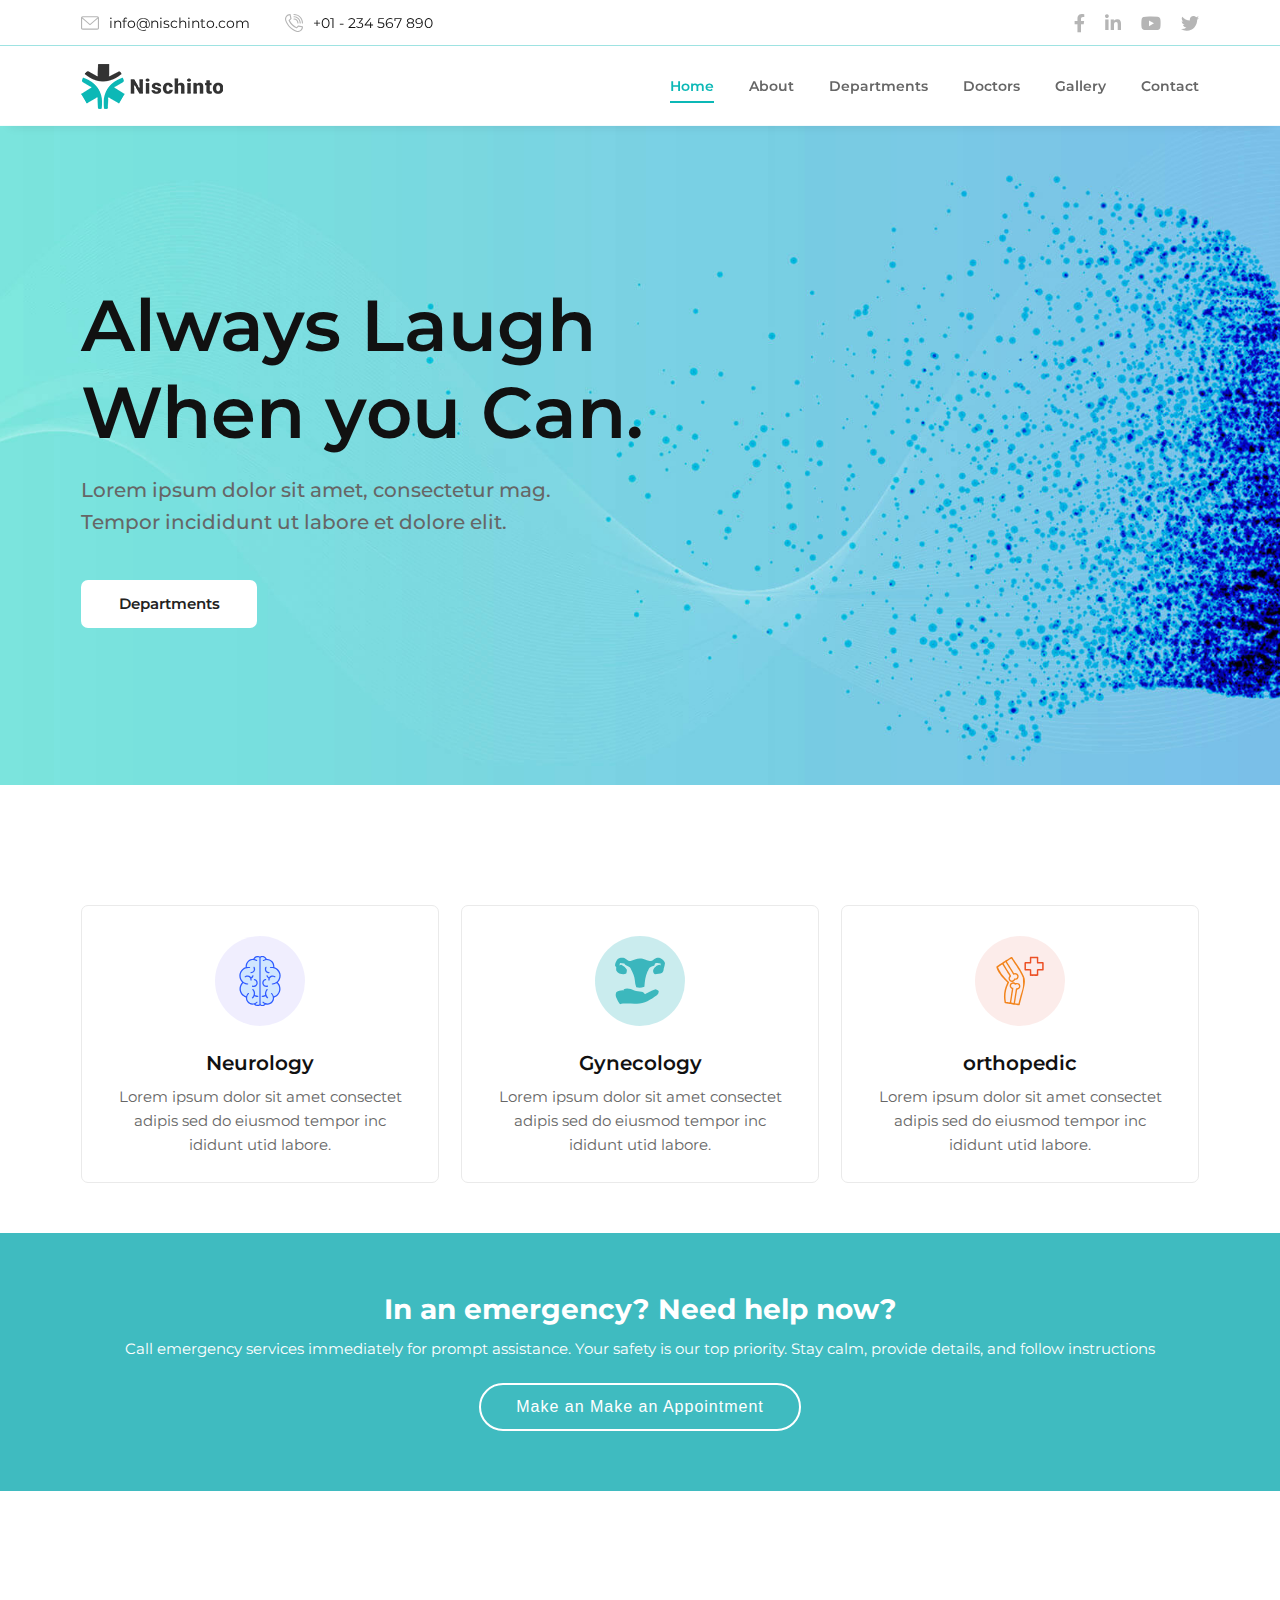
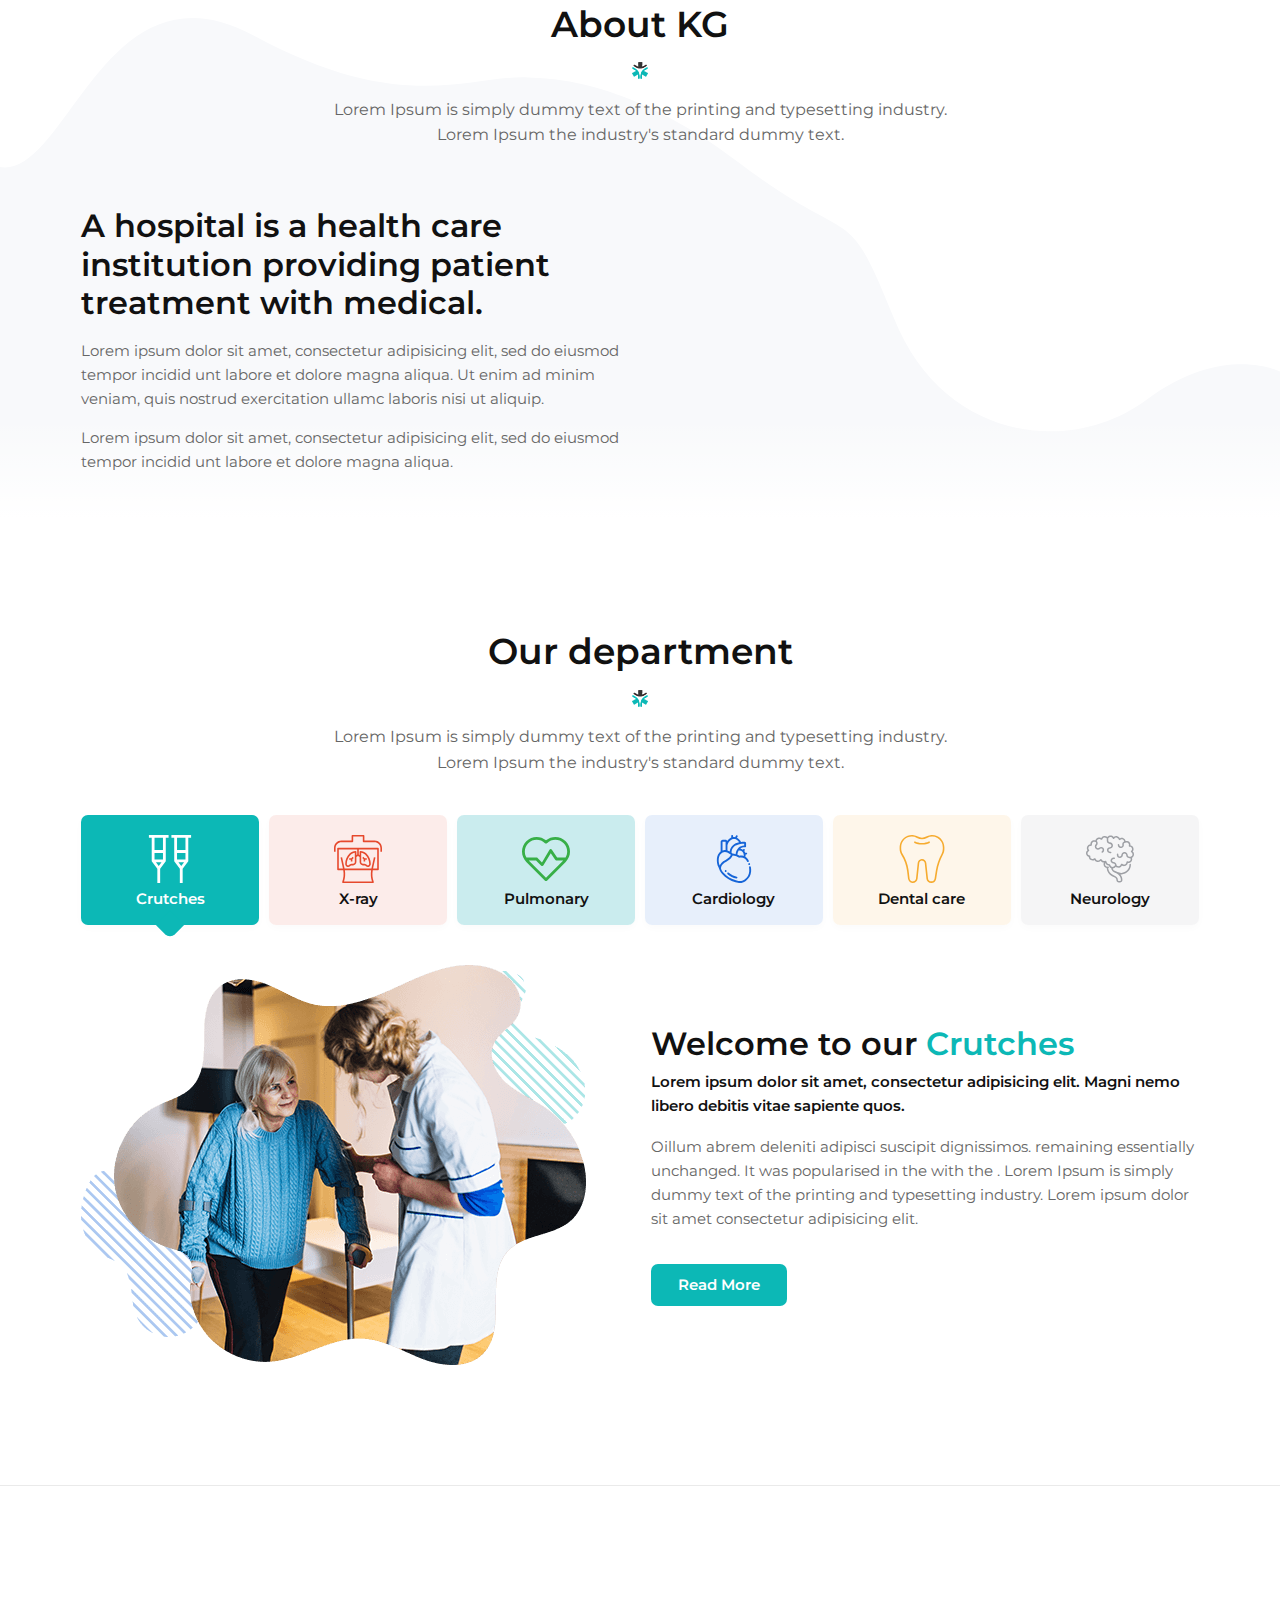
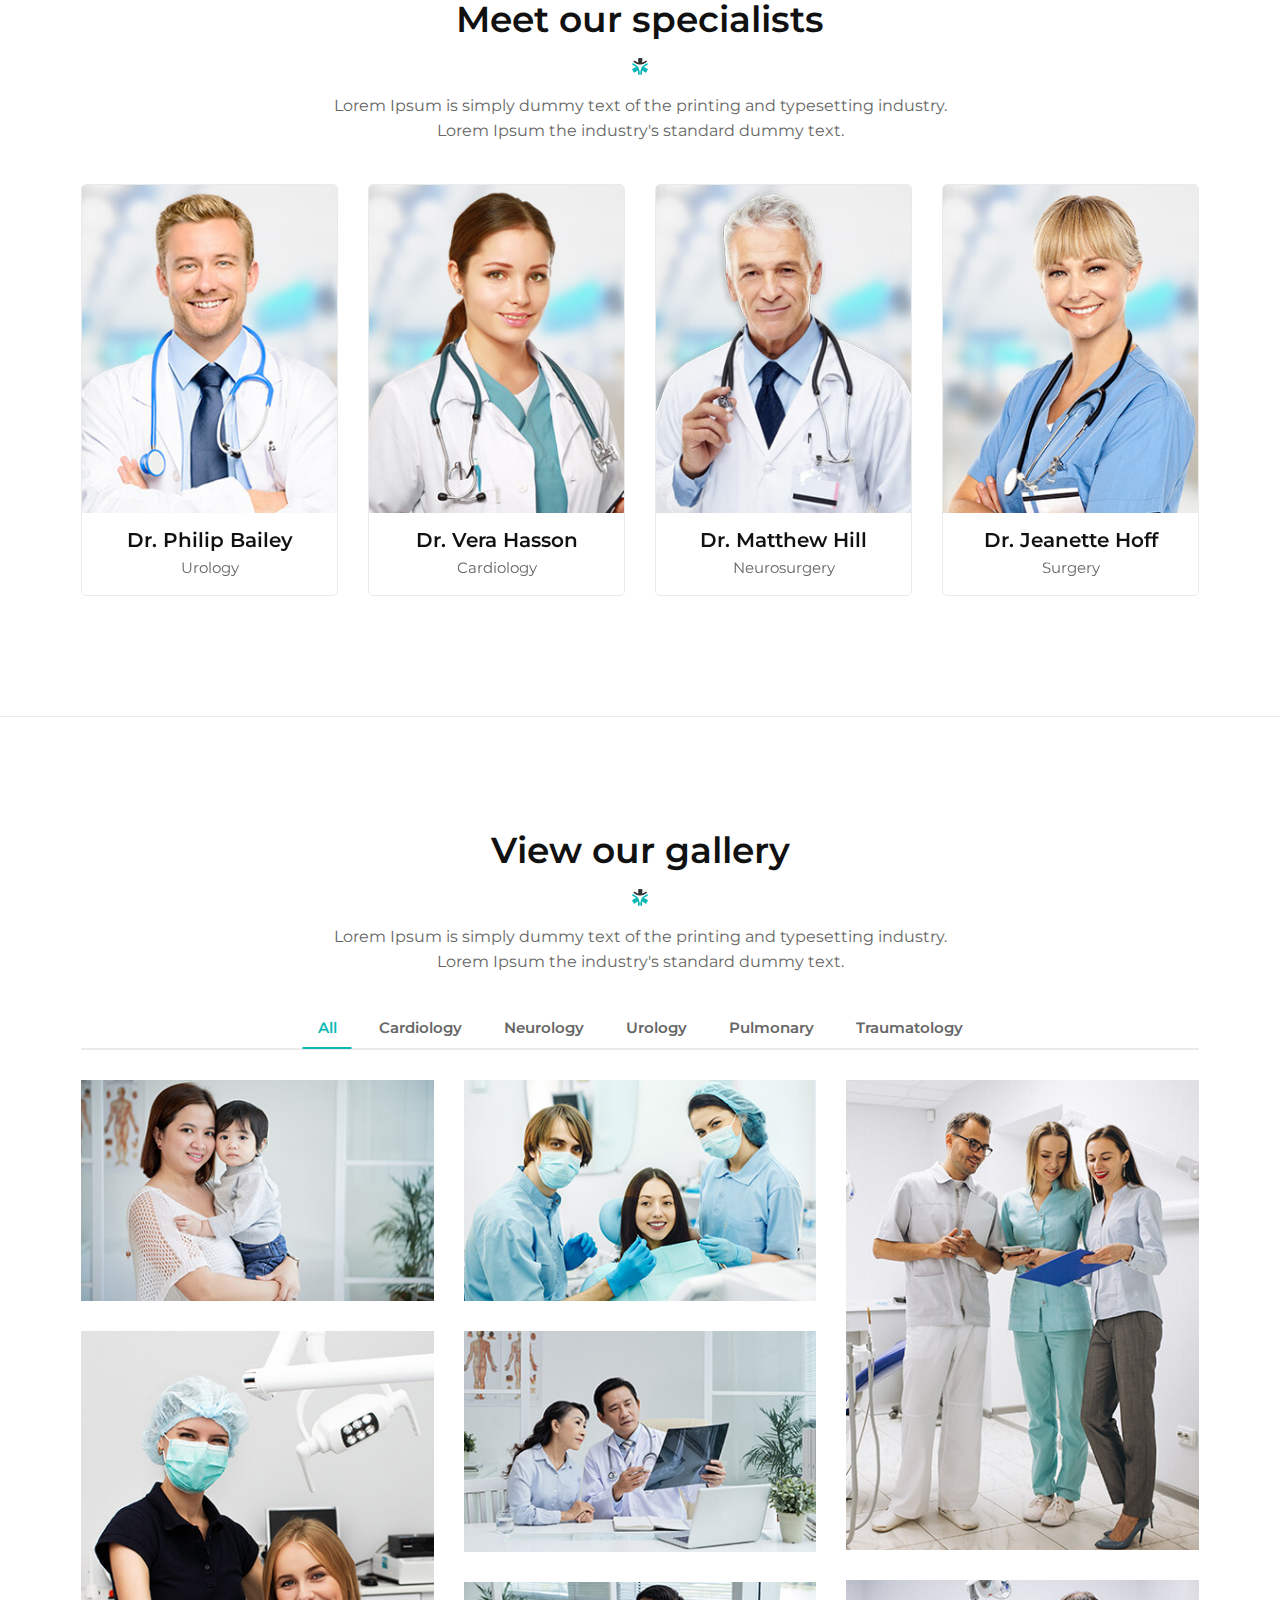
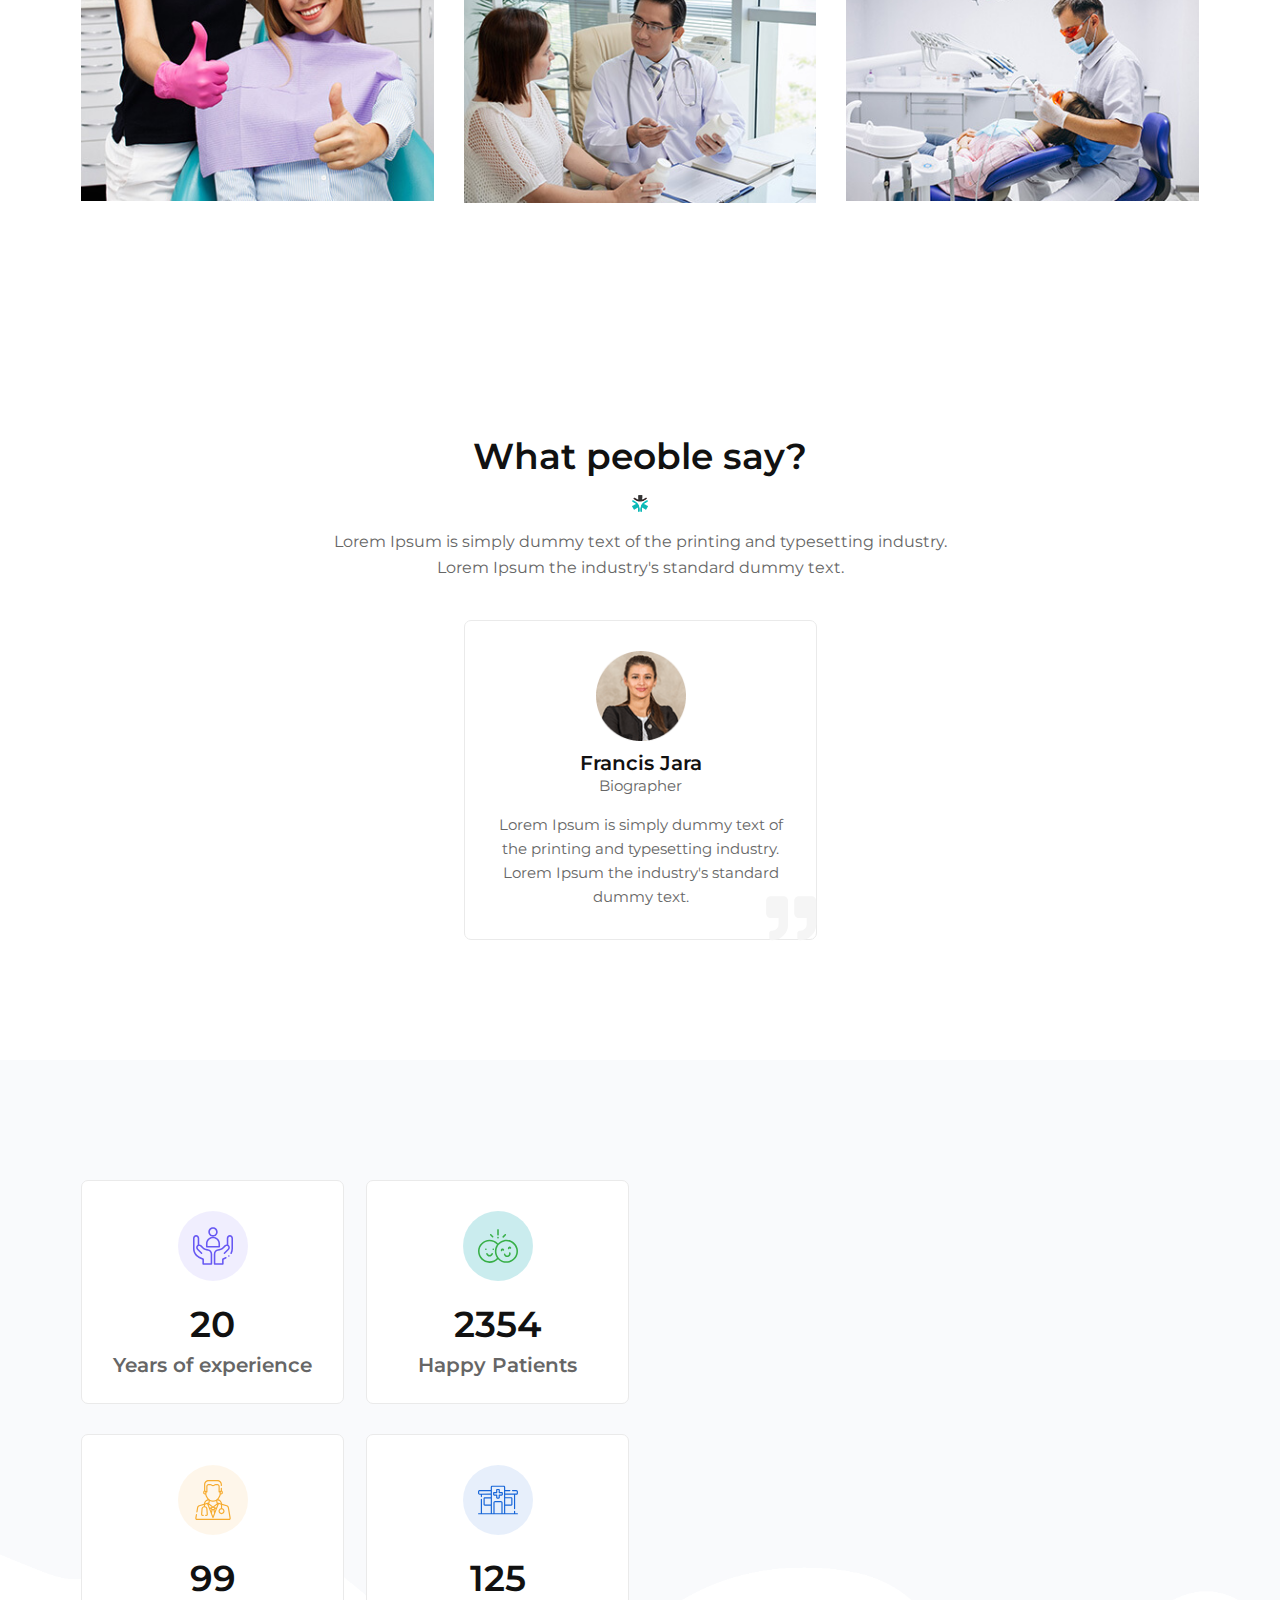
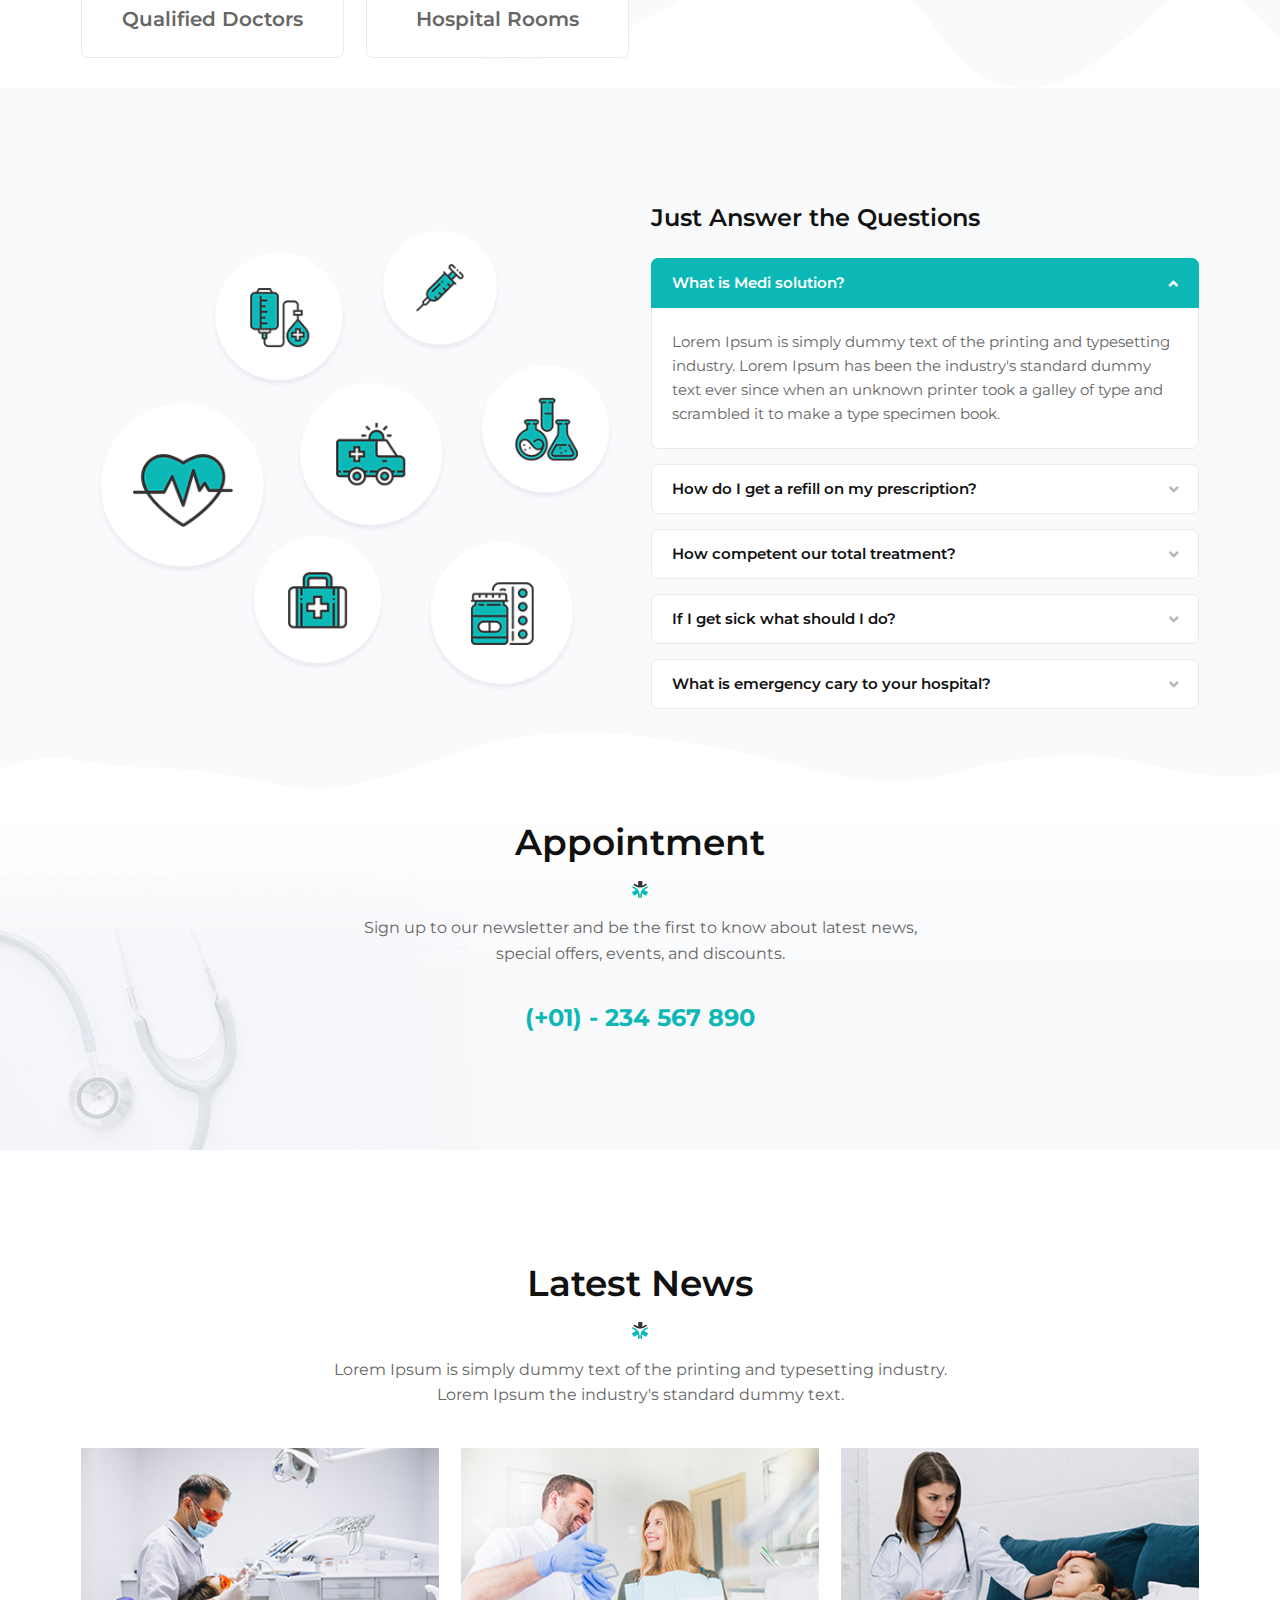
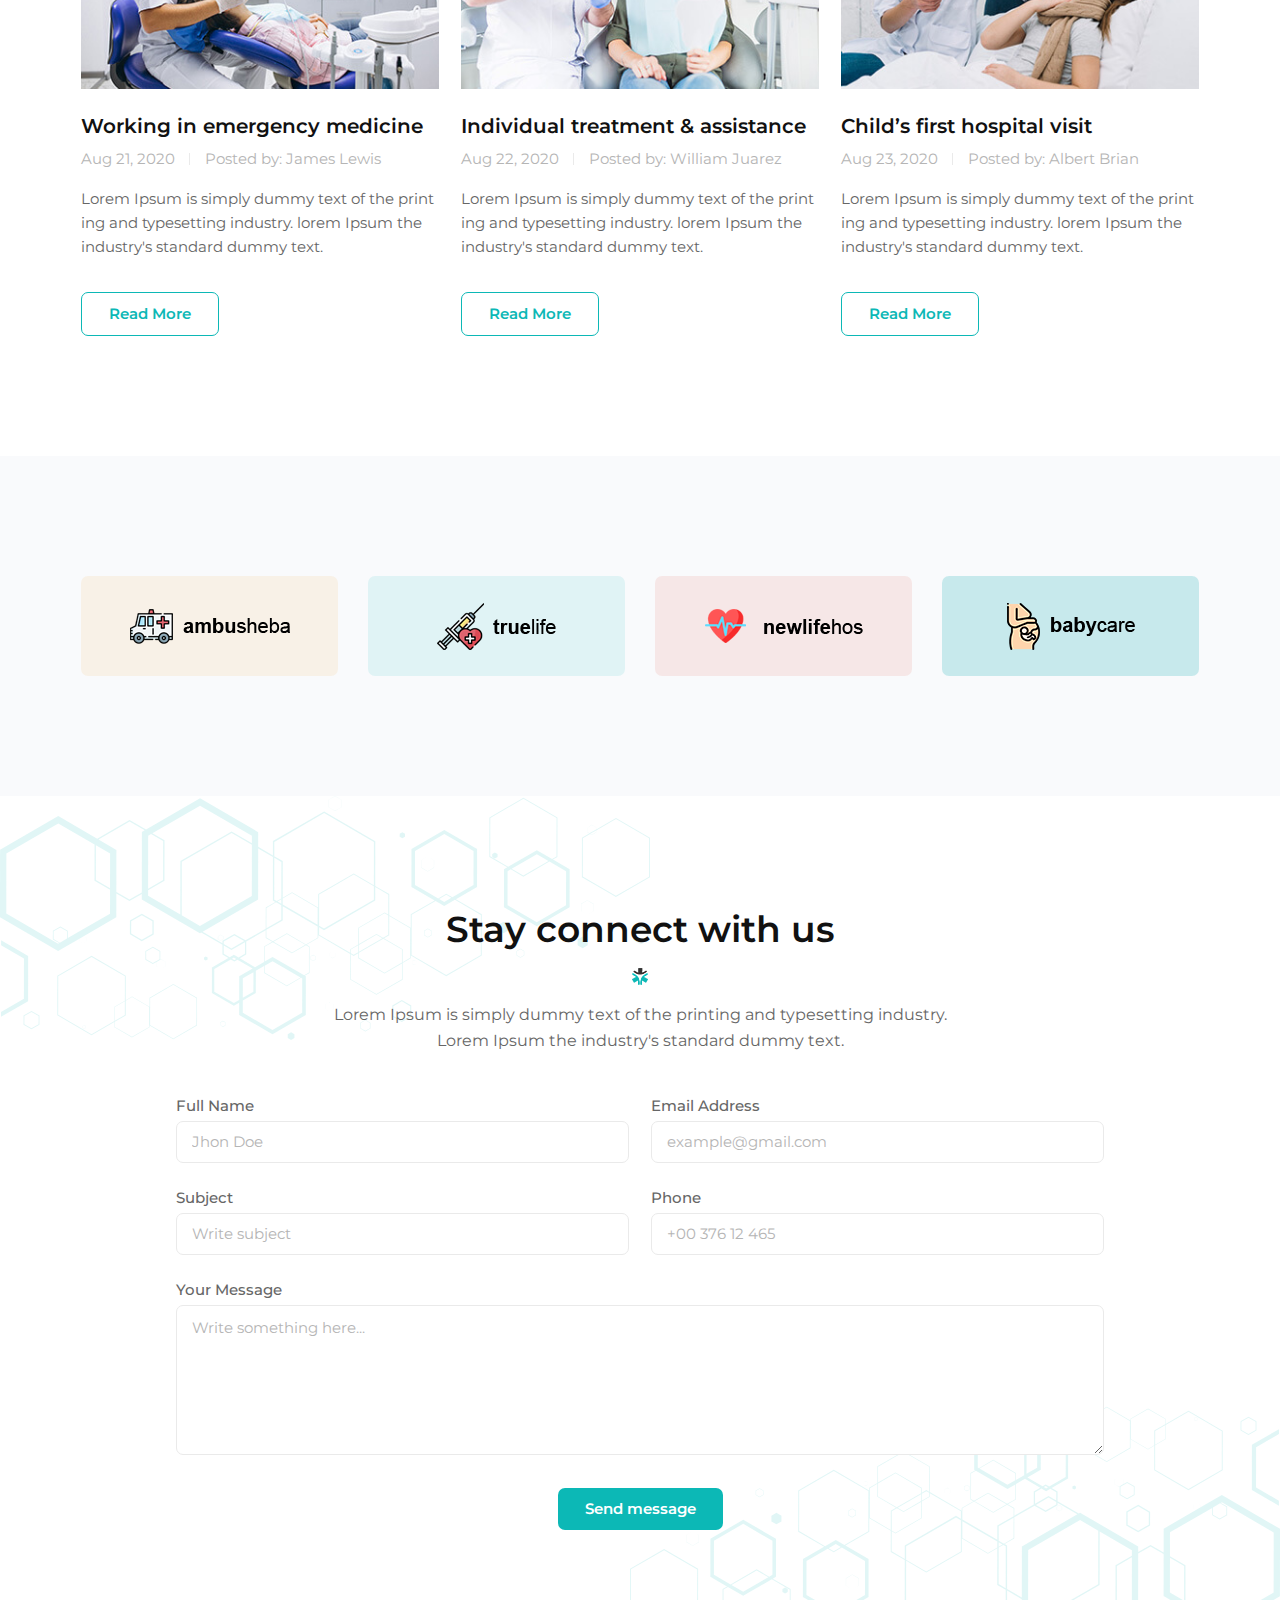
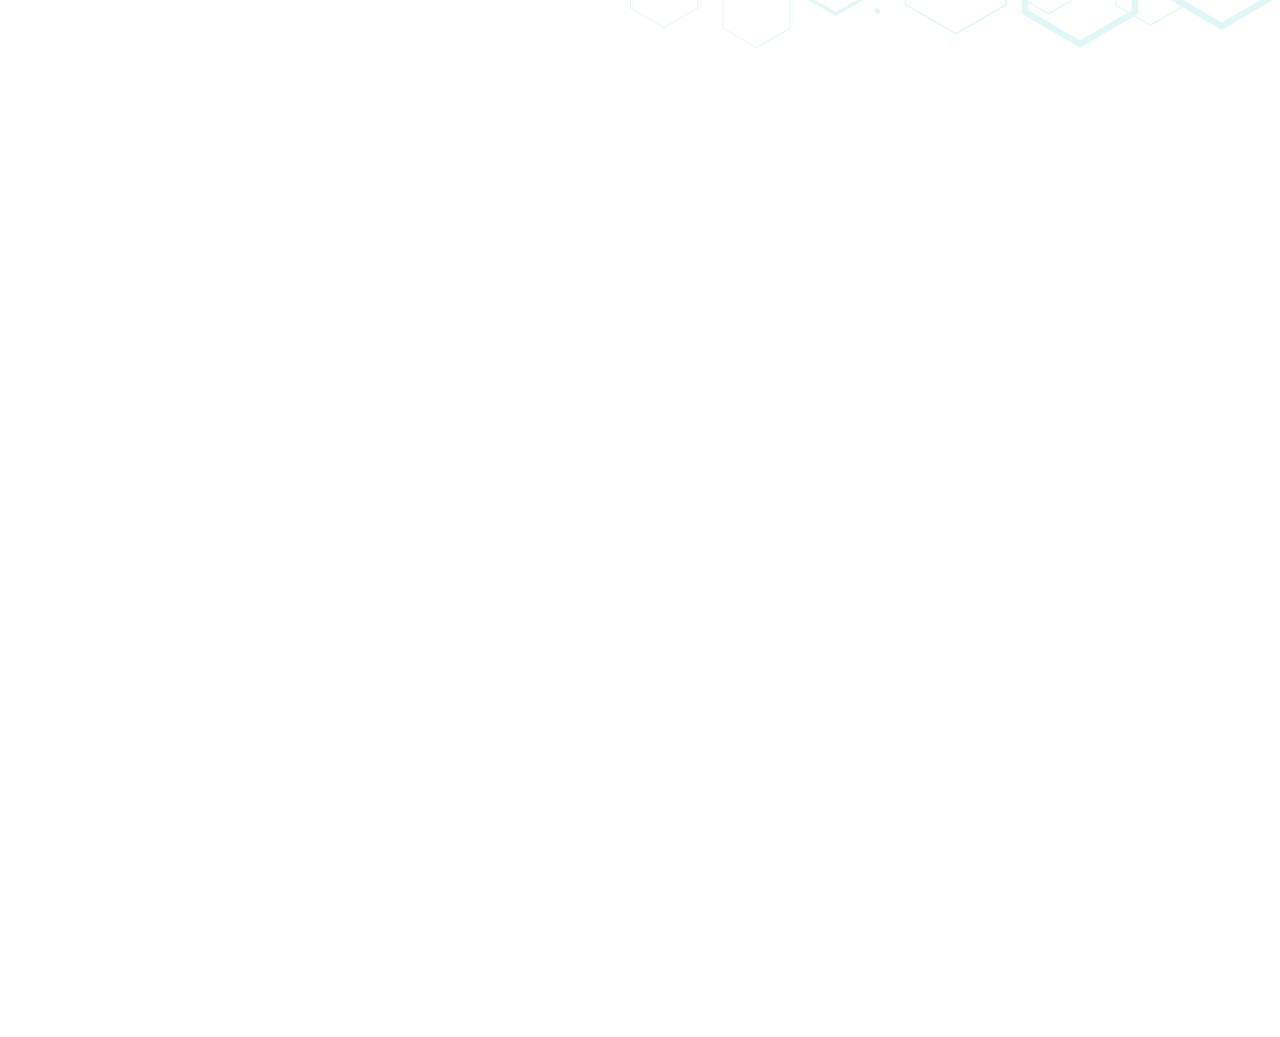
<file: index.html>
<!DOCTYPE html>
<html class="no-js" lang="en">
<head>
  <!-- Meta Tags -->
  <meta charset="utf-8">
  <meta http-equiv="x-ua-compatible" content="ie=edge">
  <meta name="viewport" content="width=device-width, initial-scale=1">
  <meta name="author" content="">
  <!-- Page Title -->
  <title>KG</title>
  <!-- Favicon Icon -->
  <link rel="icon" href="assets/img/favicon.png" />
  <!-- Stylesheets -->
  <link rel="stylesheet" href="assets/css/bootstrap.min.css" />
  <link rel="stylesheet" href="assets/css/fontawesome.css" />
  <link rel="stylesheet" href="assets/css/slick.css" />
  <link rel="stylesheet" href="assets/css/lightgallery.min.css" />
  <link rel="stylesheet" href="assets/css/animate.css" />
  <link rel="stylesheet" href="assets/css/jQueryUi.min.css" />
  <link rel="stylesheet" href="assets/css/textRotate.css" />
  <link rel="stylesheet" href="assets/css/select2.min.css" />
  <link rel="stylesheet" href="assets/css/style.css" />
</head>

<body>
  <div class="st-perloader">
    <div class="st-perloader-in">
      <div class="st-wave-first">
        <svg   enable-background="new 0 0 300.08 300.08" viewBox="0 0 300.08 300.08" xmlns="http://www.w3.org/2000/svg"><g><path d="m293.26 184.14h-82.877l-12.692-76.138c-.546-3.287-3.396-5.701-6.718-5.701-.034 0-.061 0-.089 0-3.369.027-6.199 2.523-6.677 5.845l-12.507 87.602-14.874-148.69c-.355-3.43-3.205-6.056-6.643-6.138-.048 0-.096 0-.143 0-3.39 0-6.274 2.489-6.752 5.852l-19.621 137.368h-9.405l-12.221-42.782c-.866-3.028-3.812-5.149-6.8-4.944-3.13.109-5.777 2.332-6.431 5.395l-8.941 42.332h-73.049c-3.771 0-6.82 3.049-6.82 6.82 0 3.778 3.049 6.82 6.82 6.82h78.566c3.219 0 6.002-2.251 6.67-5.408l4.406-20.856 6.09 21.313c.839 2.939 3.526 4.951 6.568 4.951h20.46c3.396 0 6.274-2.489 6.752-5.845l12.508-87.596 14.874 148.683c.355 3.437 3.205 6.056 6.643 6.138h.143c3.39 0 6.274-2.489 6.752-5.845l14.227-99.599 6.397 38.362c.546 3.287 3.396 5.702 6.725 5.702h88.66c3.771 0 6.82-3.049 6.82-6.82-.001-3.772-3.05-6.821-6.821-6.821z" /></g></svg>
      </div>
      <div class="st-wave-second">
        <svg   enable-background="new 0 0 300.08 300.08" viewBox="0 0 300.08 300.08" xmlns="http://www.w3.org/2000/svg"><g><path d="m293.26 184.14h-82.877l-12.692-76.138c-.546-3.287-3.396-5.701-6.718-5.701-.034 0-.061 0-.089 0-3.369.027-6.199 2.523-6.677 5.845l-12.507 87.602-14.874-148.69c-.355-3.43-3.205-6.056-6.643-6.138-.048 0-.096 0-.143 0-3.39 0-6.274 2.489-6.752 5.852l-19.621 137.368h-9.405l-12.221-42.782c-.866-3.028-3.812-5.149-6.8-4.944-3.13.109-5.777 2.332-6.431 5.395l-8.941 42.332h-73.049c-3.771 0-6.82 3.049-6.82 6.82 0 3.778 3.049 6.82 6.82 6.82h78.566c3.219 0 6.002-2.251 6.67-5.408l4.406-20.856 6.09 21.313c.839 2.939 3.526 4.951 6.568 4.951h20.46c3.396 0 6.274-2.489 6.752-5.845l12.508-87.596 14.874 148.683c.355 3.437 3.205 6.056 6.643 6.138h.143c3.39 0 6.274-2.489 6.752-5.845l14.227-99.599 6.397 38.362c.546 3.287 3.396 5.702 6.725 5.702h88.66c3.771 0 6.82-3.049 6.82-6.82-.001-3.772-3.05-6.821-6.821-6.821z" /></g></svg>
      </div>
    </div>
  </div>
  <!-- Start Header Section -->
  <header class="st-site-header st-style1 st-sticky-header">
    <div class="st-top-header">
      <div class="container">
        <div class="st-top-header-in">
          <ul class="st-top-header-list">            
            <li>
              <svg   enable-background="new 0 0 479.058 479.058" viewBox="0 0 479.058 479.058" xmlns="http://www.w3.org/2000/svg"><path d="m434.146 59.882h-389.234c-24.766 0-44.912 20.146-44.912 44.912v269.47c0 24.766 20.146 44.912 44.912 44.912h389.234c24.766 0 44.912-20.146 44.912-44.912v-269.47c0-24.766-20.146-44.912-44.912-44.912zm0 29.941c2.034 0 3.969.422 5.738 1.159l-200.355 173.649-200.356-173.649c1.769-.736 3.704-1.159 5.738-1.159zm0 299.411h-389.234c-8.26 0-14.971-6.71-14.971-14.971v-251.648l199.778 173.141c2.822 2.441 6.316 3.655 9.81 3.655s6.988-1.213 9.81-3.655l199.778-173.141v251.649c-.001 8.26-6.711 14.97-14.971 14.97z"/></svg>
              <a href="#">info@nischinto.com</a></li>
            <li>
            <svg   enable-background="new 0 0 512.021 512.021" viewBox="0 0 512.021 512.021" xmlns="http://www.w3.org/2000/svg"><g><path d="m367.988 512.021c-16.528 0-32.916-2.922-48.941-8.744-70.598-25.646-136.128-67.416-189.508-120.795s-95.15-118.91-120.795-189.508c-8.241-22.688-10.673-46.108-7.226-69.612 3.229-22.016 11.757-43.389 24.663-61.809 12.963-18.501 30.245-33.889 49.977-44.5 21.042-11.315 44.009-17.053 68.265-17.053 7.544 0 14.064 5.271 15.645 12.647l25.114 117.199c1.137 5.307-.494 10.829-4.331 14.667l-42.913 42.912c40.482 80.486 106.17 146.174 186.656 186.656l42.912-42.913c3.837-3.837 9.36-5.466 14.667-4.331l117.199 25.114c7.377 1.581 12.647 8.101 12.647 15.645 0 24.256-5.738 47.224-17.054 68.266-10.611 19.732-25.999 37.014-44.5 49.977-18.419 12.906-39.792 21.434-61.809 24.663-6.899 1.013-13.797 1.518-20.668 1.519zm-236.349-479.321c-31.995 3.532-60.393 20.302-79.251 47.217-21.206 30.265-26.151 67.49-13.567 102.132 49.304 135.726 155.425 241.847 291.151 291.151 34.641 12.584 71.867 7.64 102.132-13.567 26.915-18.858 43.685-47.256 47.217-79.251l-95.341-20.43-44.816 44.816c-4.769 4.769-12.015 6.036-18.117 3.168-95.19-44.72-172.242-121.772-216.962-216.962-2.867-6.103-1.601-13.349 3.168-18.117l44.816-44.816z"/><path d="m496.02 272c-8.836 0-16-7.164-16-16 0-123.514-100.486-224-224-224-8.836 0-16-7.164-16-16s7.164-16 16-16c68.381 0 132.668 26.628 181.02 74.98s74.98 112.639 74.98 181.02c0 8.836-7.163 16-16 16z"/><path d="m432.02 272c-8.836 0-16-7.164-16-16 0-88.224-71.776-160-160-160-8.836 0-16-7.164-16-16s7.164-16 16-16c105.869 0 192 86.131 192 192 0 8.836-7.163 16-16 16z"/><path d="m368.02 272c-8.836 0-16-7.164-16-16 0-52.935-43.065-96-96-96-8.836 0-16-7.164-16-16s7.164-16 16-16c70.58 0 128 57.42 128 128 0 8.836-7.163 16-16 16z"/></g></svg>
              <a href="#">+01 - 234 567 890</a></li>
          </ul>
          <ul class="st-social-btn st-style1 st-mp0">
            <li><a href="#"><i class="fab fa-facebook-f"></i></a></li>
            <li><a href="#"><i class="fab fa-linkedin-in"></i></a></li>
            <li><a href="#"><i class="fab fa-youtube"></i></a></li>
            <li><a href="#"><i class="fab fa-twitter"></i></a></li>
          </ul>
        </div>
      </div>
    </div>
    <div class="st-main-header">
      <div class="container">
        <div class="st-main-header-in">
          <div class="st-main-header-left">
            <a class="st-site-branding" href="index.html"><img src="assets/img/logo.png" alt="Nischinto"></a>
          </div>
          <div class="st-main-header-right">
            <div class="st-nav">
              <ul class="st-nav-list st-onepage-nav">
                <li><a href="#home" class="st-smooth-move">Home</a></li>
                <li><a href="#about" class="st-smooth-move">About</a></li>
                <li><a href="#department" class="st-smooth-move">Departments</a></li>
                <li><a href="#doctors" class="st-smooth-move">Doctors</a></li>
                <li><a href="#gallery" class="st-smooth-move">Gallery</a></li>
                <!-- <li class="menu-item-has-children"><a href="#blog" class="st-smooth-move">Blog</a>
                  <ul>
                    <li><a href="blog-right-sidebar.html">Blog Right Sidebar</a></li>
                    <li><a href="blog-left-sidebar.html">Blog Left Sidebar</a></li>
                    <li><a href="blog-no-sidebar.html">Blog No Sidebar</a></li>
                    <li><a href="blog-details-right-sidebar.html">Blog Details Right Sidebar</a></li>
                    <li><a href="blog-details-left-sidebar.html">Blog Details Left Sidebar</a></li>
                    <li><a href="blog-details-no-sidebar.html">Blog Details No Sidebar</a></li>
                  </ul>
                </li> -->
                <li><a href="#contact" class="st-smooth-move">Contact</a></li>
              </ul>
            </div>
          </div>
        </div>
      </div>
    </div>
  </header>
  <!-- End Header Section -->

  <div class="st-content">
    <div class="st-height-b125 st-height-lg-b80" id="home"></div>
    <!-- Start Hero Seciton -->
    <div class="st-hero-wrap st-color1 st-bg st-dynamic-bg overflow-hidden" data-src="assets/img/hero-bg11.jpg">
      <div class="st-hero st-style1 st-type1">
        <div class="container">
          <div class="st-hero-text">
            <h1 class="st-hero-title">Always Laugh  <br>When you Can.</h1>
            <!-- <h1 class="st-hero-title">Wellness Builds <br>Upon the Medical.</h1> -->
            <!-- <h1 class="st-hero-title">Way to get happy. <br>Best promises.</h1> -->
            <div class="st-hero-subtitle">Lorem ipsum dolor sit amet, consectetur mag. <br>
            Tempor incididunt ut labore et dolore  elit.</div>
            <div class="st-hero-btn">
              <a href="#department" class="st-btn st-style1 st-color3 st-smooth-move">Departments</a>
            </div>
          </div>
          <!-- <form method="POST" action="assets/php/appointment.php" class="st-appointment-form" id="appointment-form">
            <div class="st-wave-animation st-white"></div>
            <h2 class="st-appointment-form-title text-center">Make an Appointment</h2>
            <div id="st-alert1"></div>
            <div class="row">
              <div class="col-lg-6">
                <div class="st-form-field st-style1">
                  <input type="text" id="uname" name="uname" placeholder="Jhon Doe" required>
                </div>
              </div>
              <div class="col-lg-6">
                <div class="st-form-field st-style1">
                  <input type="text" id="uemail" name="uemail" placeholder="example@gmail.com" required>
                </div>
              </div>
              <div class="col-lg-6">
                <div class="st-form-field st-style1">
                  <input type="text" id="unumber" name="unumber" placeholder="+00 141 23 234" required>
                </div>
              </div>
              <div class="col-lg-6">
                <div class="st-form-field st-style1">
                  <input name="udate" type="text" id="udate" placeholder="dd/mm/yy">
                  <div class="form-field-icon"><i class="fa fa-calendar"></i></div>
                </div>
              </div>
              <div class="col-lg-6">
                <div class="st-form-field st-style1">
                  <div class="st-custom-select-wrap">
                    <select name="udepartment" id="udepartment" class="st_select1" data-placeholder="Select department">
                      <option></option>
                      <option value="dental-care">Dental Care</option>
                      <option value="neurology">Neurology</option>
                      <option value="crutches">Crutches</option>
                      <option value="cardiology">Cardiology</option>
                      <option value="pulmonary">Pulmonary</option>
                      <option value="x-ray">X-Ray</option>
                    </select>
                  </div>
                </div>
              </div>
              <div class="col-lg-6">
                <div class="st-form-field st-style1">
                  <div class="st-custom-select-wrap">
                    <select name="udoctor" class="st_select1" id="udoctor" data-placeholder="Doctors">
                      <option></option>
                      <option value="jhon-doe">Dr. Jhon Doe</option>
                      <option value="mak-rushi">Dr. Mak Roshi</option>
                      <option value="mohoshin-kabir">Dr. Mohoshin Kabir</option>
                      <option value="nayon-borua">Dr. Nayon Borua</option>
                      <option value="rasel-islam">Dr. Rasel Islam</option>
                      <option value="mahid-islam">Dr. Mahid Islam</option>
                    </select>
                  </div>
                </div>
              </div>
              <div class="col-lg-12">
                <div class="st-form-field st-style1">
                  <textarea cols="30" rows="10" id="umsg" name="umsg" placeholder="Write something here..."></textarea>
                </div>
              </div>
              <div class="col-lg-12">
                <button class="st-btn st-style1 st-color1 st-size-medium w-100" type="submit" id="appointment-submit" name="submit">Check Available Doctors</button>
              </div>
            </div>
          </form>  -->
        </div>
      </div>
    </div>
    <!-- End Hero Seciton -->

    <!-- Start Feature Seciton -->
    <section>
      <div class="st-height-b120 st-height-lg-b80"></div>
      <div class="container">
      
        <div class="row">
          <div class="col-lg-4">
            <div class="st-iconbox st-style1">
              <div class="st-iconbox-icon st-purple-box">
                <img
                  src="assets/kg/Neurology.svg"
                  alt="Qualified Doctors Icon"
                  width="50"
                  height="50"
                />
              </div>
              <h2 class="st-iconbox-title">Neurology</h2>
              <div class="st-iconbox-text">
                Lorem ipsum dolor sit amet consectet adipis sed do eiusmod
                tempor inc ididunt utid labore.
              </div>
            </div>
            <div class="st-height-b0 st-height-lg-b30"></div>
          </div>
          <!-- .col -->
          <div class="col-lg-4">
            <div class="st-iconbox st-style1">
              <div class="st-iconbox-icon st-green-box">
                <img
                src="assets/kg/Gynecology.svg"
                alt="Qualified Doctors Icon"
                width="50"
                height="50"
              />
              </div>
              <h2 class="st-iconbox-title">Gynecology</h2>
              <div class="st-iconbox-text">
                Lorem ipsum dolor sit amet consectet adipis sed do eiusmod
                tempor inc ididunt utid labore.
              </div>
            </div>
            <div class="st-height-b0 st-height-lg-b30"></div>
          </div>
          <!-- .col -->
          <div class="col-lg-4">
            <div class="st-iconbox st-style1">
              <div class="st-iconbox-icon st-red-box">
                <img
                  src="assets/kg/orthopedic.svg"
                  alt="Qualified Doctors Icon"
                  width="50"
                  height="50"
                />
              </div>
              <h2 class="st-iconbox-title">orthopedic</h2>
              <div class="st-iconbox-text">
                Lorem ipsum dolor sit amet consectet adipis sed do eiusmod
                tempor inc ididunt utid labore.
              </div>
            </div>
            <div class="st-height-b0 st-height-lg-b30"></div>
          </div>
          <!-- .col -->
        </div>
      </div>
    </section>
    <!-- End Feature Seciton -->

    <style>
      /*--------------------------------------------------------------
# Cta
--------------------------------------------------------------*/
.cta {
  background: #3fbbc0;
  color: #fff;
  background-size: cover;
  padding: 60px 0;
  margin-top: 50px;
}

.cta h3 {
  font-size: 28px;
  font-weight: 700;
  color: #fff;
}

.cta .cta-btn {
  font-family: "Roboto", sans-serif;
  font-weight: 500;
  font-size: 16px;
  letter-spacing: 1px;
  display: inline-block;
  padding: 10px 35px;
  border-radius: 25px;
  transition: 0.5s;
  margin-top: 10px;
  border: 2px solid #fff;
  color: #fff;
}

.cta .cta-btn:hover {
  background: #fff;
  color: #3fbbc0;
}
    </style>

    <!-- ======= Cta Section ======= -->
    <section id="cta" class="cta">
      <div class="container" data-aos="zoom-in">

        <div class="text-center">
          <h3>In an emergency? Need help now?</h3>
          <p>Call emergency services immediately for prompt assistance. Your safety is our top priority. Stay calm, provide details, and follow instructions</p>
          <a class="cta-btn scrollto" href="#appointment">Make an Make an Appointment</a>
        </div>

      </div>
    </section><!-- End Cta Section -->

    <!-- Start About Seciton -->
    <section class="st-about-wrap" id="about">
      <div class="st-shape-bg">
        <img src="assets/img/shape/about-bg-shape.svg" alt="shape">
      </div>
      <div class="st-height-b120 st-height-lg-b50"></div>
      <div class="container">
        <div class="st-section-heading st-style1">
          <h2 class="st-section-heading-title">About KG</h2>
          <div class="st-seperator">
            <div class="st-seperator-left wow fadeInLeft" data-wow-duration="1s" data-wow-delay="0.2s"></div>
            <div class="st-seperator-center"><img src="assets/img/icons/4.png" alt="icon"></div>
            <div class="st-seperator-right wow fadeInRight" data-wow-duration="1s" data-wow-delay="0.2s"></div>
          </div>
          <div class="st-section-heading-subtitle">Lorem Ipsum is simply dummy text of the printing and typesetting industry. <br>Lorem Ipsum the industry's standard dummy text.</div>
        </div>
        <div class="st-height-b40 st-height-lg-b40"></div>
      </div>
      <div class="container">
        <div class="row">
          <div class="col-lg-6">
            <div class="st-vertical-middle">
              <div class="st-vertical-middle-in">
                <div class="st-text-block st-style1">
                  <h2 class="st-text-block-title">A hospital is a health care institution providing patient treatment with medical.</h2>
                  <div class="st-height-b20 st-height-lg-b20"></div>
                  <div class="st-text-block-text">
                    <p>Lorem ipsum dolor sit amet, consectetur adipisicing elit, sed do eiusmod tempor incidid unt labore et dolore magna aliqua. Ut enim ad minim veniam, quis nostrud exercitation ullamc laboris nisi ut aliquip.</p>
                    <p>Lorem ipsum dolor sit amet, consectetur adipisicing elit, sed do eiusmod tempor incidid unt labore et dolore magna aliqua.</p>
                  </div>
                  <div class="st-height-b25 st-height-lg-b25"></div>
                 
                </div>
              </div>
            </div>
            <div class="st-height-b0 st-height-lg-b30"></div>
          </div><!-- .col -->
          <div class="col-lg-6 wow fadeInRight" data-wow-duration="0.8s" data-wow-delay="0.2s">
            <div class="st-about-img">
              <div class="st-about-img-in st-dynamic-bg st-bg" data-src="assets/img/hero-bg3.jpg">
                
              </div>
            </div>
          </div><!-- .col -->
        </div>
      </div>
    </section>
    <!-- End About Seciton -->

    <!-- Start department Section -->
    <section id="department">
      <div class="st-height-b120 st-height-lg-b80"></div>
      <div class="container">
        <div class="st-section-heading st-style1">
          <h2 class="st-section-heading-title">Our department</h2>
          <div class="st-seperator">
            <div class="st-seperator-left wow fadeInLeft" data-wow-duration="1s" data-wow-delay="0.2s"></div>
            <div class="st-seperator-center"><img src="assets/img/icons/4.png" alt="icon"></div>
            <div class="st-seperator-right wow fadeInRight" data-wow-duration="1s" data-wow-delay="0.2s"></div>
          </div>
          <div class="st-section-heading-subtitle">Lorem Ipsum is simply dummy text of the printing and typesetting industry. <br>Lorem Ipsum the industry's standard dummy text.</div>
        </div>
        <div class="st-height-b40 st-height-lg-b40"></div>
      </div>
      <div class="container">
        <div class="st-tabs st-fade-tabs st-style1">
          <ul class="st-tab-links st-style1 st-mp0">
            <li class="st-tab-title active ">
              <a href="#Crutches" class="st-blue-box">
                <svg   enable-background="new 0 0 512 512"  viewBox="0 0 512 512"  xmlns="http://www.w3.org/2000/svg"><g><path d="m30.991 30h30v251.001l60.004 80.005v150.994h30v-150.994l60.004-80.005v-251.001h30v-30h-210.008zm60 231.001v-70.006h90.008v70.006zm75.008 30-30.004 40.005-30.004-40.005zm15-130.006h-90.008v-130.995h90.008z"/><path d="m481.009 0h-210.008v30h30v251.001l60.004 80.005v150.994h30v-150.994l60.004-80.005v-251.001h30zm-150.008 261.001v-70.006h90.008v70.006zm75.008 30-30.004 40.005-30.004-40.005zm15-130.006h-90.008v-130.995h90.008z"/></g></svg>
                <span>Crutches</span>
              </a>
            </li>
            <li class="st-tab-title">
              <a href="#X-ray" class="st-red-box">
                <svg version="1.1"   xmlns="http://www.w3.org/2000/svg" xmlns:xlink="http://www.w3.org/1999/xlink" x="0px" y="0px"
                viewBox="0 0 480 480" xml:space="preserve">
                <g>
                  <path d="M440,128H40c-4.418,0-8,3.582-8,8v208c0,4.418,3.582,8,8,8h52.52c6.941,39.326,3.217,79.793-10.784,117.192
                    c-1.551,4.137,0.546,8.748,4.683,10.299c0.897,0.336,1.847,0.509,2.805,0.509h301.552c4.418-0.002,7.999-3.585,7.997-8.003
                    c0-0.958-0.173-1.908-0.509-2.805C384.263,431.793,380.539,391.326,387.48,352H440c4.418,0,8-3.582,8-8V136
                    C448,131.582,444.418,128,440,128z M100.48,464c11.614-36.146,14.466-74.535,8.32-112h262.4c-6.146,37.465-3.294,75.854,8.32,112
                    H100.48z M432,336h-41.384l24-110.304l-15.64-3.392L374.24,336H105.76L81.048,222.304l-15.64,3.392l24,110.304H48V144h184v51.72
                    l-8,5.336v-32.912c0-4.418-3.582-8-8-8c-22.624-0.066-44.333,8.928-60.28,24.976c-28.091,27.923-43.835,65.928-43.72,105.536
                    c-0.066,11.388,6.531,21.764,16.872,26.536c3.914,1.843,8.186,2.802,12.512,2.808c6.839-0.015,13.455-2.437,18.688-6.84
                    l6.096-5.072c3.057-2.553,6.913-3.952,10.896-3.952h13.912c18.223-0.022,32.993-14.785,33.024-33.008V220.28l16-10.68l16,10.664
                    v50.696c0.013,18.236,14.788,33.018,33.024,33.04h13.912c3.981,0.001,7.836,1.397,10.896,3.944l6.096,5.072
                    c5.236,4.404,11.854,6.826,18.696,6.84c4.32-0.007,8.586-0.963,12.496-2.8c10.345-4.777,16.945-15.158,16.88-26.552
                    c0.109-39.606-15.635-77.609-43.72-105.536C308.329,168.927,286.622,159.936,264,160c-4.418,0-8,3.582-8,8v33.056l-8-5.336V144
                    h184V336z M208,176.592v94.536c-0.018,9.393-7.63,17.003-17.024,17.016h-13.912c-7.729,0.003-15.212,2.711-21.152,7.656
                    l-6.088,5.072c-5.643,4.706-14.032,3.945-18.738-1.698c-1.994-2.391-3.086-5.405-3.086-8.518
                    c-0.102-35.362,13.954-69.293,39.032-94.224C178.034,185.352,192.485,178.354,208,176.592z M272,270.976v-94.52
                    c15.512,1.761,29.961,8.753,40.968,19.824c25.074,24.934,39.129,58.863,39.032,94.224c0.003,7.348-5.95,13.307-13.298,13.31
                    c-3.116,0.001-6.133-1.091-8.526-3.086l-6.096-5.08c-5.942-4.935-13.42-7.64-21.144-7.648h-13.912
                    C279.626,287.991,272.009,280.374,272,270.976z"/>
                </g>
                <g>
                  <path d="M405.712,56H304V8c0-4.418-3.582-8-8-8H184c-4.418,0-8,3.582-8,8v48H74.288C33.285,56.062,0.062,89.285,0,130.288V168h16
                    v-37.712C16.062,98.122,42.122,72.062,74.288,72H184c4.418,0,8-3.582,8-8V16h96v48c0,4.418,3.582,8,8,8h109.712
                    c32.166,0.062,58.226,26.122,58.288,58.288V168h16v-37.712C479.938,89.285,446.715,56.062,405.712,56z"/>
                </g>
                <g>
                  <polygon points="186.344,218.344 172.688,232 152,232 152,248 168,248 168,264 184,264 184,243.312 197.656,229.656    "/>
                </g>
                <g>
                  <polygon points="307.312,232 293.656,218.344 282.344,229.656 296,243.312 296,264 312,264 312,248 328,248 328,232    "/>
                </g>
                </svg>
                <span>X-ray</span>
              </a>
            </li>
            <li class="st-tab-title">
              <a href="#Pulmonary" class="st-green-box">
                <svg   enable-background="new 0 0 512 512"  viewBox="0 0 512 512"  xmlns="http://www.w3.org/2000/svg"><g><path d="m466.257 66.381c-57.472-57.474-148.962-60.702-210.257-9.683-61.293-51.019-152.785-47.79-210.257 9.683-29.498 29.497-45.743 68.716-45.743 110.432s16.245 80.935 45.743 110.432l199.651 199.651c2.813 2.813 6.628 4.394 10.606 4.394s7.793-1.581 10.606-4.394l199.651-199.651c29.498-29.498 45.743-68.717 45.743-110.432s-16.245-80.935-45.743-110.432zm-399.301 21.212c24.598-24.597 56.908-36.896 89.219-36.896s64.622 12.299 89.219 36.896c5.857 5.858 15.355 5.858 21.213 0 49.196-49.194 129.243-49.195 178.438 0 23.83 23.832 36.955 55.518 36.955 89.22 0 22.931-6.082 44.926-17.472 64.151h-90l-55.797-83.695c-2.852-4.278-7.678-6.806-12.838-6.675-5.14.122-9.86 2.869-12.505 7.278l-80.491 134.151-46.665-46.665c-2.813-2.813-6.628-4.394-10.606-4.394h-108.154c-11.39-19.226-17.472-41.22-17.472-64.151 0-33.703 13.125-65.388 36.956-89.22zm189.044 367.483-184.112-184.112h77.524l55.856 55.856c2.83 2.83 6.652 4.394 10.605 4.394.609 0 1.222-.037 1.833-.112 4.584-.564 8.653-3.209 11.03-7.17l78.18-130.3 47.102 70.653c2.782 4.173 7.466 6.68 12.481 6.68h73.612z"/></g></svg>
                <span>Pulmonary</span>
              </a>
            </li>
            <li class="st-tab-title">
              <a href="#Cardiology" class="st-dip-blue-box">
                <svg height="512pt" viewBox="-73 0 512 512.001" width="512pt" xmlns="http://www.w3.org/2000/svg"><path d="m335.832031 313.679688c.011719.023437.023438.046874.03125.066406 1.699219 3.804687 5.304688 6.035156 9.128907 6.035156 1.367187 0 2.761718-.285156 4.105468-.882812 5.117188-2.273438 7.328125-8.105469 5.039063-13.277344-2.285157-5.171875-8.089844-7.457032-13.214844-5.203125-5.125 2.257812-7.359375 8.082031-5.089844 13.261719zm0 0"/><path d="m363.421875 342.824219c-.859375-5.453125-5.980469-9.179688-11.4375-8.3125-5.453125.859375-9.175781 5.980469-8.3125 11.4375 2.242187 14.207031 2.859375 28.6875 1.828125 43.035156-2.390625 33.261719-19.203125 63.617187-46.128906 83.289063l-6.761719 4.9375c-13.246094 9.675781-28.914063 14.789062-45.316406 14.789062-5.9375 0-11.878907-.691406-17.652344-2.054688l-26.5-6.257812c-51.21875-12.09375-97.9375-40.515625-131.550781-80.027344-14.941406-17.566406-21.679688-30.34375-26.855469-43.503906.414063-1.335938.5625-2.777344.367187-4.257812-.054687-.429688-4.976562-43.621094 55.933594-71.347657 41.773438-19.015625 61.316406-51.535156 68.117188-65.554687 45.796875 6.320312 61.558594 19.210937 62.730468 20.222656 2.417969 2.5625 5.753907 3.390625 9.207032 2.609375.832031-.1875 1.65625-.367187 2.476562-.539063 32.042969-6.726562 65.09375 10.339844 78.601563 40.5625 2.253906 5.042969 8.167969 7.304688 13.210937 5.050782 5.042969-2.253906 7.300782-8.167969 5.050782-13.210938-7.652344-17.113281-20.519532-31.523437-36.539063-41.097656.007813-.035156.023437-.066406.035156-.101562 2.015625-6.441407 3.035157-13.160157 3.035157-19.964844 0-1.363282-.054688-2.714844-.132813-4.058594h6.9375c5.519531 0 10-4.476562 10-10s-4.480469-10-10-10h-11.304687c-2.570313-6.632812-6.160157-12.761719-10.59375-18.179688l4.527343-4.527343c3.90625-3.90625 3.90625-10.238281 0-14.144531-3.90625-3.902344-10.234375-3.902344-14.140625 0l-5.234375 5.234374c-8.109375-5.382812-17.457031-9.042968-27.519531-10.457031 13.25-10.597656 30.65625-15.617187 51.867188-14.894531 2.707031.101562 5.339843-.921875 7.292968-2.804688 1.949219-1.882812 3.046875-4.476562 3.046875-7.1875v-38.09375c0-5.203124-3.988281-9.535156-9.175781-9.964843-1.621094-.132813-20.347656-1.558594-44.695312 1.371093-10.886719-21.066406-26.210938-36.714843-43.835938-45.402343l7.078125-10.566407c3.074219-4.589843 1.84375-10.800781-2.746094-13.871093-4.585937-3.074219-10.796875-1.847657-13.871093 2.742187l-10.132813 15.128906c-4.320313-.796874-8.722656-1.222656-13.179687-1.222656-2.570313 0-5.128907.144532-7.664063.414063v-12.042969c0-5.523438-4.476563-10-10-10s-10 4.476562-10 10v17.101562c-9.382813 3.820313-18.269531 9.589844-26.386719 17.230469-6.074218 5.714844-11.539062 12.324219-16.332031 19.65625-3.75-7.398437-11.429687-12.488281-20.277344-12.488281h-27.144531c-12.53125 0-22.726562 10.195312-22.726562 22.726562v102.222657c-5.03125 3.910156-9.882813 8.492187-14.523438 13.785156-21.921875 25.003906-26.285156 57.769531-26.0859375 80.851563.2265625 26.109374 6.5390625 52.726562 16.5156255 69.792968 1.507812 4.039063 2.863281 7.933594 4.179687 11.710938 6.722656 19.273437 13.070313 37.480468 35.652344 64.027344 36.355469 42.738281 86.851562 73.46875 142.191406 86.535156l26.496094 6.257812c7.28125 1.71875 14.765625 2.589844 22.25 2.589844 20.671875 0 40.421875-6.445312 57.109375-18.636719l6.761718-4.9375c31.6875-23.148437 51.472657-58.867187 54.285157-98.007812 1.140625-15.867188.457031-31.878907-2.027344-47.59375zm-122.03125-121.492188c-4.03125-2.804687-10.902344-6.800781-21.640625-10.808593.828125-9.625 3.621094-27.761719 13.011719-44.207032 2.433593-.382812 4.917969-.585937 7.398437-.585937 25.804688 0 46.800782 20.996093 46.800782 46.800781 0 3.972656-.503907 7.894531-1.480469 11.695312-14.195313-4.601562-29.398438-5.636718-44.089844-2.894531zm50.316406-128.277343v18.5c-24.773437 1.074218-45.210937 9.347656-60.859375 24.652343-21.976562 21.503907-28.605468 51.375-30.59375 68.347657-9.566406-2.386719-20.925781-4.539063-34.367187-6.144532-3.039063-2.816406-6.066407-5.472656-9.082031-7.980468.015624-.242188.035156-.480469.035156-.726563 0-26.859375 8.679687-48.484375 25.792968-64.269531 32.546876-30.019532 87.417969-32.589844 109.074219-32.378906zm-110.558593-51.425782c5.011718 0 9.949218.738282 14.753906 2.140625.003906 0 .011718.003907.015625.003907 15.9375 4.65625 30.375 16.753906 40.980469 34.527343-23.246094 5.011719-48.398438 14.539063-67.765626 32.375-18.441406 16.980469-29.050781 39.042969-31.652343 65.710938-8.183594-5.078125-16.28125-8.980469-24.265625-11.6875v-57.824219c.171875-.402344.332031-.8125.457031-1.242188 11.027344-38.28125 38.144531-64.003906 67.476563-64.003906zm-120.53125 32.597656c0-1.503906 1.222656-2.726562 2.726562-2.726562h27.144531c1.503907 0 2.726563 1.222656 2.726563 2.726562v86.167969c-3.351563-.292969-6.675782-.371093-9.980469-.222656-7.824219.347656-15.371094 1.949219-22.617187 4.769531zm-19.484376 129.195313c12.925782-14.746094 27.390626-22.574219 42.992188-23.269531 19.894531-.890625 42.785156 9.921875 66.394531 31.3125-6.105469 11.980468-23.09375 39.097656-57.769531 54.882812-38.269531 17.417969-54.605469 41.050782-61.574219 57.804688-.117187.285156-.226562.5625-.34375.84375-12.640625-28.003906-19.4375-87.65625 10.300781-121.574219zm0 0"/><path d="m126.820312 402.167969c-4.25-3.527344-10.554687-2.9375-14.082031 1.3125-3.523437 4.25-2.9375 10.554687 1.3125 14.078125 27.050781 22.445312 59.449219 38.578125 93.6875 46.664062.773438.183594 1.546875.269532 2.308594.269532 4.53125 0 8.636719-3.101563 9.722656-7.703126 1.269531-5.375-2.058593-10.761718-7.433593-12.03125-31.253907-7.378906-60.824219-22.109374-85.515626-42.589843zm0 0"/><path d="m87.867188 376.636719c-4.175782 3.617187-4.648438 9.902343-1.035157 14.074219 1.980469 2.375 4.824219 3.597656 7.691407 3.597656 2.257812 0 4.527343-.757813 6.394531-2.316406 4.242187-3.535157 4.816406-9.839844 1.28125-14.082032l-.203125-.238281c-3.617188-4.175781-9.957032-4.652344-14.128906-1.035156zm0 0"/></svg>
                <span>Cardiology</span>
              </a>
            </li>
            <li class="st-tab-title">
                <a href="#DentalCare" class="st-orange-box">
                    <svg version="1.1"   xmlns="http://www.w3.org/2000/svg" xmlns:xlink="http://www.w3.org/1999/xlink" x="0px" y="0px" viewBox="0 0 480.335 480.335" xml:space="preserve">
                      <g><path d="M341.311,0c-6.249,0.011-12.488,0.5-18.662,1.462c-14.488,2.469-28.449,7.393-41.28,14.56
                        c-25.694,13.956-56.706,13.956-82.4,0c-12.835-7.142-26.796-12.039-41.28-14.48C90.764-8.885,28.058,36.915,17.63,103.84
                        c-0.958,6.148-1.447,12.36-1.462,18.582v13.6c-0.142,22.285,5.925,44.169,17.52,63.2c30.684,49.633,50.202,105.349,57.2,163.28
                        l8.88,73.52c2.439,22.858,20.241,41.057,43.04,44c26.339,3.001,50.124-15.918,53.125-42.258c0.027-0.234,0.052-0.468,0.075-0.702
                        l16.72-156.16c1.639-15.155,15.253-26.111,30.408-24.472c12.894,1.394,23.078,11.578,24.472,24.472l16.72,155.92
                        c2.474,24.619,23.257,43.324,48,43.2h1.36c23.909,0.276,44.375-17.086,48-40.72l12.4-77.84c9.56-57.745,28.475-113.545,56-165.2
                        c9.255-17.588,14.087-37.166,14.08-57.04v-16.8C464.048,54.69,409.043-0.12,341.311,0z M448.169,139.222
                        c-0.046,17.675-4.442,35.066-12.8,50.64c-28.409,52.741-47.746,109.885-57.2,169.04l-12.48,77.92
                        c-2.393,15.777-16.043,27.38-32,27.2h-1.36c-16.523,0.079-30.389-12.435-32-28.88l-16.72-155.12
                        c-1.998-23.997-23.071-41.83-47.068-39.831c-20.83,1.735-37.499,18.008-39.732,38.791l-16.64,155.28
                        c-1.287,14.018-11.354,25.662-25.04,28.96c-17.185,4.123-34.459-6.466-38.582-23.652c-0.318-1.326-0.551-2.672-0.698-4.028
                        l-10.24-85.2c-7.763-56.732-27.566-111.148-58.08-159.6c-9.991-16.508-15.3-35.424-15.36-54.72v-13.6
                        C32.174,63.659,79.816,16.027,138.579,16.032c18.05,0.002,35.804,4.596,51.589,13.349c31.071,17.367,68.929,17.367,100,0v0.08
                        c51.39-28.498,116.153-9.94,144.651,41.45c8.741,15.762,13.334,33.486,13.349,51.51V139.222z" /><path d="M308.089,65.062c-21.091,10.424-44.401,15.559-67.92,14.96c-23.572,0.625-46.941-4.51-68.08-14.96
                        c-3.845-2.158-8.711-0.798-10.88,3.04c-2.158,3.845-0.798,8.711,3.04,10.88c23.519,11.841,49.597,17.694,75.92,17.04
                        c26.323,0.654,52.401-5.199,75.92-17.04c3.844-2.209,5.169-7.116,2.96-10.96C316.84,64.178,311.933,62.853,308.089,65.062z" />
                      </g>
                    </svg>
                    <span>Dental care</span>
                </a>
            </li>
            <li class="st-tab-title">
              <a href="#Neurology" class="st-gray-box">
                <svg version="1.1"   xmlns="http://www.w3.org/2000/svg" xmlns:xlink="http://www.w3.org/1999/xlink" x="0px" y="0px" viewBox="0 0 512.001 512.001" xml:space="preserve">
                    <g>
                        <path d="M509.61,192.336c-0.918-2.538-2.156-5.031-3.782-7.615c-0.037-0.057-0.072-0.113-0.11-0.17l-1.203-1.81
                      c-0.031-0.046-0.064-0.094-0.096-0.14c-0.41-0.589-0.831-1.16-1.268-1.718c-0.909-1.16-1.873-2.248-2.864-3.232l-2.618-2.6
                      l2.404-2.801c1.611-1.879,2.956-4.125,4.356-7.286c0.023-0.052,0.045-0.103,0.068-0.156c0.609-1.455,1.184-2.876,1.516-4.22
                      c0.4-1.575,0.716-3.175,0.956-4.841c0.983-6.48,0.127-13.603-2.501-20.671c-0.646-1.687-1.481-3.31-2.281-4.828
                      c-0.028-0.053-0.056-0.105-0.085-0.157l-0.236-0.425c-0.789-1.423-1.535-2.767-2.348-3.82l-0.08-0.105
                      c-1.046-1.401-2.17-2.767-3.312-4.029c-1.257-1.403-2.32-2.423-3.395-3.266c-3.167-2.524-5.427-3.985-7.731-5.011
                      c-2.726-1.246-5.483-2.147-8.191-2.679l-3.58-0.704l0.403-3.627c0.305-2.749,0.274-5.672-0.084-8.618
                      c-0.284-2.514-0.959-5.094-2.261-8.626c-0.021-0.056-0.041-0.111-0.063-0.166c-2.31-5.869-6.193-11.361-11.164-15.825
                      c-2.675-2.453-5.706-4.317-8.049-5.667c-0.055-0.031-0.111-0.064-0.167-0.094c-2.427-1.324-5.16-2.405-8.593-3.404
                      c-2.402-0.7-5.133-1.097-8.595-1.251c-0.045-0.002-0.091-0.003-0.136-0.004c-0.439-0.012-0.874-0.019-1.307-0.019
                      c-0.693,0-1.718,0.018-2.759,0.114c-1.409,0.147-2.807,0.369-4.155,0.661l-3.838,0.832l-0.871-3.83
                      c-2.52-11.089-11.136-21.184-22.479-26.344c-5.557-2.53-11.384-3.814-17.318-3.814c-6.059,0-11.954,1.383-17.049,3.999
                      l-3.515,1.804l-1.819-3.509c-5.336-10.289-15.625-17.866-27.498-20.266c-2.873-0.59-5.795-0.889-8.685-0.889
                      c-9.16,0-17.872,2.979-24.531,8.388l-3.127,2.54l-2.492-3.166c-1.678-2.132-3.652-4.089-5.83-5.787
                      c-2.164-1.708-4.553-3.233-7.1-4.528c-0.092-0.046-0.184-0.092-0.279-0.135c-5.742-2.649-11.578-4.009-17.345-4.04
                      c-0.231-0.004-0.994-0.018-1.267-0.018c-5.415,0-10.942,1.173-16.426,3.486c-0.095,0.04-0.189,0.082-0.282,0.125
                      c-2.584,1.209-5.037,2.665-7.257,4.301c-2.239,1.633-4.258,3.509-6.001,5.577l-2.596,3.081l-3.042-2.644
                      c-6.867-5.972-16.002-9.26-25.722-9.26c-2.385,0-4.802,0.203-7.181,0.603c-11.937,2.003-22.471,9.187-28.178,19.216l-1.95,3.424
                      l-3.437-1.925c-5.511-3.087-11.947-4.719-18.614-4.719c-5.298,0-10.527,1.021-15.541,3.032c-0.048,0.019-0.098,0.04-0.147,0.06
                      c-3.069,1.302-5.839,2.787-8.231,4.416c-0.06,0.041-0.119,0.082-0.178,0.125c-2.441,1.759-4.691,3.721-6.686,5.831
                      c-0.064,0.067-0.125,0.134-0.185,0.203c-4.047,4.582-6.823,9.5-8.249,14.617l-1.05,3.768l-3.781-0.996
                      c-2.906-0.765-5.665-1.184-8.203-1.241c-0.038-0.001-0.074-0.001-0.111-0.001l-0.601-0.005c-2.628,0-5.332,0.259-8.037,0.77
                      c-0.063,0.012-0.124,0.024-0.186,0.038c-2.725,0.581-5.549,1.527-8.699,2.921c-2.503,1.133-5.216,2.8-8.298,5.096
                      c-0.055,0.041-0.11,0.083-0.164,0.126c-2.267,1.782-4.511,4.002-6.862,6.791c-0.059,0.07-0.117,0.142-0.175,0.214
                      c-1.765,2.244-3.398,4.854-4.855,7.76c-0.044,0.087-0.086,0.176-0.127,0.264c-2.547,5.572-3.741,11.38-3.454,16.797l0.203,3.81
                      l-3.798,0.35c-1.325,0.122-2.685,0.324-4.042,0.603c-0.095,0.019-0.19,0.041-0.284,0.064c-1.186,0.287-2.483,0.69-3.906,1.215
                      c-3.243,1.22-5.859,2.574-7.95,4.104l-0.109,0.084c-3.085,2.169-5.393,4.229-7.203,6.411l-0.115,0.136
                      c-1.076,1.241-2.119,2.559-3.101,3.914c-0.089,0.124-0.176,0.25-0.259,0.379c-0.848,1.324-1.696,2.806-2.573,4.499
                      c-3.138,5.994-4.79,13.099-4.651,20.048c0.071,2.805,0.563,5.908,1.462,9.225c0.019,0.071,0.04,0.142,0.06,0.212
                      c0.76,2.527,1.97,5.144,3.6,7.78l1.882,3.044l-2.836,2.184c-7.476,5.757-15.259,18.566-12.593,35.716
                      c0.023,0.141,0.047,0.282,0.078,0.423c0.402,1.909,0.894,3.824,1.487,5.774l0.182,0.576c0.314,1.005,0.46,1.459,0.7,2.026
                      c0.414,0.953,0.847,1.888,1.273,2.752c0.82,1.633,1.706,3.357,2.721,4.889c0.06,0.091,0.122,0.18,0.185,0.268
                      c1.081,1.499,2.25,2.966,3.433,4.303l0.312,0.345c0.518,0.577,0.916,1.013,1.316,1.396c0.077,0.073,0.154,0.144,0.234,0.214
                      c0.654,0.579,1.315,1.132,1.975,1.656c1.271,1.01,2.578,1.937,3.885,2.756c0.155,0.097,0.314,0.19,0.474,0.276
                      c2.702,1.45,5.496,2.496,8.302,3.113l3.146,0.692l-0.031,3.222c-0.029,3.008,0.36,6.078,1.125,8.878
                      c0.028,0.105,0.059,0.208,0.092,0.312c0.47,1.481,1.046,2.991,1.708,4.479c0.314,0.706,0.648,1.414,1.006,2.121
                      c0.069,0.136,0.141,0.27,0.218,0.401c0.375,0.649,0.774,1.282,1.191,1.926c0.939,1.439,1.979,2.875,3.094,4.268
                      c0.069,0.087,0.141,0.172,0.213,0.255c0.955,1.097,2.077,2.236,3.676,3.722c0.698,0.641,1.416,1.274,2.123,1.866
                      c0.592,0.484,1.125,0.85,1.554,1.144l0.591,0.409c1.489,1.015,3.055,1.985,4.655,2.882c0.119,0.067,0.239,0.13,0.361,0.191
                      c6.095,3.023,12.422,4.622,18.295,4.622c0.341,0,0.678-0.004,1.103-0.019c1.53-0.036,3.05-0.144,4.52-0.327
                      c0.058-0.006,0.116-0.015,0.175-0.023c1.514-0.221,3.037-0.61,4.13-0.906c3.05-0.857,5.574-1.887,7.713-3.152l3.409-2.013
                      l2.02,3.405c5.766,9.724,16.867,16.803,28.955,18.474c1.964,0.276,3.953,0.415,5.909,0.415c9.82,0,19.171-3.481,26.333-9.802
                      l3.04-2.682l2.616,3.096c7.284,8.618,18.178,13.783,29.893,14.173c0.551,0.017,1.098,0.004,1.647,0.001
                      c-3.008,5.793-4.655,12.299-4.655,19.072c0,20.098,14.41,36.888,33.441,40.597c1.954,36.836,24.031,70.489,57.384,86.75
                      l29.562,14.415l0.234,0.113c10.163,4.898,16.478,14.741,16.478,25.688c0,15.114,12.297,27.411,27.411,27.411h9.853
                      c15.114,0,27.411-12.297,27.411-27.411c0-21.804-7.886-42.651-21.448-59.093c2.464,0.172,4.937,0.269,7.413,0.269
                      c1.458,0,2.919-0.03,4.378-0.091c56.463-2.342,100.665-48.494,100.629-105.07c-0.002-4.464-3.622-8.079-8.084-8.079
                      c-0.001,0-0.003,0-0.005,0c-4.465,0.002-8.082,3.625-8.079,8.09c0.03,47.871-37.364,86.924-85.131,88.905
                      c-14.783,0.614-29.559-2.451-42.713-8.865l-29.562-14.415c-10.235-4.991-17.575-14.428-20.17-25.28
                      c0.069-0.005,0.138-0.003,0.206-0.009c6.341-0.507,12.016-2.109,16.84-4.746c5.092-2.755,9.358-6.313,12.684-10.575l2.465-3.161
                      l3.135,2.499c4.189,3.34,9.257,5.893,14.657,7.385c0.093,0.026,0.186,0.05,0.28,0.072c3.382,0.805,6.814,1.213,10.201,1.213
                      c2.46,0,4.977-0.22,7.28-0.636c0.036-0.006,0.071-0.013,0.107-0.021c6.424-1.25,12.051-3.593,16.652-6.914
                      c2.389-1.686,4.536-3.54,6.378-5.51c0.046-0.05,0.092-0.099,0.136-0.15c1.864-2.094,3.488-4.346,4.828-6.694l1.944-3.409
                      l3.429,1.908c2.672,1.487,5.224,2.577,7.622,3.25c2.748,0.758,5.651,1.236,8.569,1.422l0.136,0.01
                      c2.596,0.213,5.522,0.024,9.03-0.594c3.548-0.62,6.471-1.486,9.193-2.728l0.214-0.094c11.969-5.108,21.12-15.679,23.319-26.946
                      l0.721-3.696l3.729,0.528c1.288,0.182,2.661,0.36,4.146,0.36c0.001,0,0.003,0,0.005,0c1.435-0.015,2.916-0.117,4.405-0.308
                      c1.499-0.191,3.031-0.472,4.568-0.84c1.42-0.342,2.933-0.951,4.267-1.487c0.029-0.012,0.073-0.03,0.102-0.042
                      c1.5-0.624,3.014-1.343,4.5-2.137c0.055-0.029,0.11-0.059,0.164-0.089c1.32-0.746,2.62-1.69,4.062-2.758
                      c0.047-0.036,0.094-0.07,0.14-0.107c1.264-0.98,2.697-2.091,3.921-3.302c0.044-0.044,0.088-0.088,0.132-0.133
                      c1.294-1.34,2.541-2.752,3.709-4.204c0.522-0.65,1.033-1.302,1.52-1.965c0.108-0.148,0.211-0.299,0.309-0.453
                      c0.446-0.702,0.876-1.409,1.295-2.127c0.885-1.52,1.706-3.084,2.443-4.648c0.066-0.14,0.127-0.281,0.185-0.425
                      c1.315-3.269,2.227-6.432,2.71-9.398c0.021-0.127,0.039-0.254,0.053-0.383c0.299-2.626,0.585-6.041,0.14-9.192
                      c-0.475-3.331-1.19-6.078-2.184-8.398l-1.438-3.359l3.229-1.71c2.466-1.305,4.813-2.935,6.976-4.844
                      c0.082-0.072,0.163-0.147,0.241-0.222c2.278-2.181,4.22-4.473,5.817-6.886c3.599-5.558,5.942-12.11,6.595-18.393l0.014-0.124
                      C512.465,204.693,511.767,198.418,509.61,192.336z M299,396.014l29.563,14.415c0.011,0.005,0.023,0.011,0.034,0.016
                      c26.682,12.859,43.924,40.093,43.924,69.383c0,6.199-5.043,11.242-11.242,11.242h-9.853c-6.199,0-11.242-5.043-11.242-11.242
                      c0-17.213-9.82-32.636-25.661-40.27l-29.695-14.478c-27.857-13.581-46.375-41.568-48.284-72.288
                      c0.635-0.128,1.27-0.259,1.898-0.416c4.329-1.093,6.951-5.489,5.859-9.817c-1.094-4.329-5.489-6.95-9.817-5.859
                      c-2.011,0.509-4.097,0.765-6.198,0.765c-13.895,0-25.199-11.304-25.199-25.199c0-4.759,1.328-9.305,3.735-13.213
                      c6.198,14.171,19.455,24.446,34.904,26.641l2.507,0.357l0.733,2.423c2.005,6.632,5.801,12.63,10.978,17.343
                      c3.884,3.538,8.419,6.271,13.136,7.942C271.21,371.795,282.478,387.958,299,396.014z M495.64,209.173l-0.028,0.258
                      c-0.4,3.851-1.852,7.876-4.043,11.26c-0.853,1.287-2.01,2.651-3.353,3.952c-1.174,1.02-2.425,1.885-3.721,2.571l-8.118,4.298
                      c-0.232-0.021-0.466-0.036-0.703-0.036h-14.033c-9.365,0-16.982-7.617-16.982-16.982c0-18.279-14.872-33.151-33.151-33.151h-1.178
                      c-18.279,0-33.151,14.871-33.151,33.151c0,8.301-6.753,15.054-15.054,15.054c-9.365,0-16.982-7.617-16.982-16.982v-7.071
                      c0-4.465-3.62-8.084-8.084-8.084c-4.465,0-8.084,3.62-8.084,8.084v7.071c0,18.279,14.871,33.151,33.151,33.151
                      c17.216,0,31.222-14.006,31.222-31.222c0-9.365,7.617-16.982,16.982-16.982h1.178c9.365,0,16.982,7.617,16.982,16.982
                      c0,18.279,14.871,33.151,33.151,33.151h11.497l2.267,5.294c0.421,0.985,0.772,2.437,1.038,4.304
                      c0.136,0.967,0.078,2.61-0.175,4.886c-0.29,1.685-0.84,3.555-1.635,5.565c-0.511,1.07-1.078,2.141-1.684,3.183
                      c-0.265,0.454-0.538,0.905-0.819,1.354c-0.304,0.405-0.619,0.804-0.936,1.198c-0.836,1.04-1.732,2.057-2.661,3.023
                      c-0.534,0.513-1.518,1.279-2.336,1.912c-0.665,0.494-1.701,1.258-2.259,1.586c-0.992,0.527-1.991,1-2.908,1.382
                      c-0.585,0.235-1.675,0.674-2.006,0.765c-0.959,0.229-1.917,0.405-2.841,0.523c-0.868,0.111-1.718,0.17-2.457,0.179
                      c-0.372,0-1.437-0.152-1.786-0.202l-11.328-1.606c-4.262-0.606-8.245,2.234-9.069,6.456l-2.191,11.228
                      c-1.186,6.072-6.743,12.175-13.832,15.186c-0.034,0.015-0.07,0.03-0.104,0.045l-0.307,0.136c-0.033,0.015-0.068,0.03-0.1,0.045
                      c-1.443,0.662-3.126,1.146-5.308,1.527c-1.662,0.292-3.007,0.435-4.11,0.435c-0.266,0-0.531-0.008-0.887-0.037l-0.29-0.021
                      c-1.875-0.119-3.678-0.415-5.323-0.868c-0.787-0.221-2.136-0.713-4.091-1.8l-10.42-5.798c-3.874-2.156-8.758-0.79-10.954,3.059
                      l-5.907,10.355c-0.766,1.343-1.706,2.649-2.796,3.883c-1.079,1.143-2.368,2.245-3.896,3.323c-2.745,1.98-6.209,3.391-10.294,4.193
                      c-3.25,0.579-7.046,0.472-10.671-0.371c-3.26-0.919-6.28-2.439-8.742-4.402l-5.425-4.326c0.027-0.267,0.041-0.538,0.041-0.812
                      v-1.178c0-18.279-14.872-33.151-33.151-33.151c-8.301,0-15.054-6.753-15.054-15.054c0-9.365,7.617-16.982,16.982-16.982h7.07
                      c4.465,0,8.084-3.62,8.084-8.084s-3.62-8.084-8.084-8.084h-7.07c-18.279,0-33.151,14.871-33.151,33.151
                      c0,17.216,14.006,31.222,31.222,31.222c9.365,0,16.982,7.617,16.982,16.982v0.86l-6.876,8.815
                      c-1.945,2.493-4.512,4.612-7.66,6.316c-2.843,1.554-6.343,2.507-10.391,2.831c-2.021,0.158-4.149,0.009-6.362-0.439
                      c-0.033-0.008-0.067-0.015-0.101-0.023c-1.2-0.248-2.423-0.578-3.67-1.004c-2.786-0.946-5.512-2.588-7.883-4.747
                      c-3.019-2.75-5.229-6.231-6.389-10.069l-2.226-7.362c-0.911-3.012-3.486-5.221-6.601-5.664l-7.614-1.082
                      c-10.855-1.544-20.042-9.309-23.405-19.784l-3.375-10.513c-1.093-3.405-4.25-5.614-7.693-5.614c-0.593,0-1.194,0.066-1.795,0.202
                      l-10.771,2.446c-2.109,0.48-4.331,0.681-6.504,0.61c-7.15-0.238-13.739-3.319-18.077-8.452l-7.946-9.404
                      c-1.403-1.661-3.416-2.686-5.585-2.845c-2.17-0.155-4.309,0.563-5.939,2.001l-9.232,8.148c-5.07,4.475-12.051,6.514-19.315,5.496
                      c-7.232-0.999-14.014-5.202-17.279-10.707l-6.135-10.347c-2.274-3.836-7.225-5.104-11.065-2.837l-10.357,6.117
                      c-0.904,0.534-2.204,1.041-3.787,1.486c-0.902,0.244-1.605,0.405-2.09,0.482c-0.906,0.109-1.854,0.175-2.885,0.198
                      c-0.279,0.009-0.467,0.013-0.656,0.013c-3.341,0-7.116-0.985-10.93-2.849c-1.126-0.638-2.223-1.319-3.209-1.992l-0.627-0.433
                      c-0.152-0.105-0.307-0.203-0.371-0.25c-0.46-0.387-0.99-0.853-1.468-1.292c-1.063-0.988-1.796-1.719-2.351-2.344
                      c-0.747-0.942-1.44-1.902-2.051-2.84c-0.219-0.336-0.435-0.675-0.642-1.022c-0.194-0.391-0.378-0.785-0.556-1.184
                      c-0.398-0.894-0.74-1.78-1.02-2.639c-0.35-1.341-0.528-2.825-0.514-4.304l0.095-9.787c0.038-3.825-2.612-7.153-6.348-7.974
                      l-9.561-2.102c-1.273-0.279-2.581-0.764-3.889-1.442c-0.725-0.467-1.459-0.995-2.188-1.574c-0.372-0.295-0.742-0.603-1.109-0.922
                      c-0.133-0.142-0.291-0.321-0.455-0.503l-0.269-0.297c-0.744-0.841-1.525-1.82-2.267-2.838c-0.508-0.792-1.104-1.963-1.65-3.049
                      c-0.267-0.542-0.555-1.163-0.805-1.73c-0.06-0.185-0.136-0.431-0.216-0.689l-0.165-0.521c-0.41-1.347-0.766-2.725-1.063-4.1
                      c-1.596-10.762,3.33-17.764,6.513-20.215l8.616-6.634c3.283-2.529,4.124-7.131,1.945-10.656l-5.717-9.248
                      c-0.85-1.376-1.485-2.702-1.84-3.841c-0.534-1.996-0.834-3.82-0.871-5.243c-0.083-4.17,0.942-8.611,2.827-12.213
                      c0.618-1.191,1.184-2.193,1.726-3.055c0.667-0.91,1.371-1.795,2.139-2.681l0.226-0.267c0.93-1.121,2.24-2.259,4.195-3.635
                      l0.234-0.169c0.925-0.677,2.32-1.369,4.099-2.038c0.731-0.269,1.379-0.477,1.929-0.618c0.729-0.143,1.448-0.249,2.14-0.313
                      l11.543-1.065c4.325-0.399,7.561-4.143,7.33-8.481L62.89,95.757c-0.148-2.782,0.527-5.92,1.953-9.083
                      c0.929-1.833,1.926-3.44,2.965-4.78c1.565-1.845,2.979-3.263,4.32-4.328c2.07-1.537,3.824-2.635,5.154-3.238
                      c1.989-0.88,3.796-1.501,5.374-1.846c1.686-0.313,3.346-0.471,4.869-0.472l0.465,0.004c0.88,0.024,2.344,0.168,4.403,0.71
                      l11.265,2.967c6.521,6.629,6.494,17.325-0.094,23.913c-6.261,6.262-9.71,14.586-9.71,23.441c0,8.855,3.448,17.18,9.71,23.441
                      l0.833,0.833c6.261,6.261,14.586,9.71,23.441,9.71s17.18-3.448,23.441-9.71c5.87-5.869,15.42-5.869,21.289,0
                      c6.622,6.621,6.622,17.395,0,24.017l-4.999,4.999c-3.157,3.157-3.156,8.276,0,11.433c1.579,1.578,3.648,2.367,5.716,2.367
                      c2.068,0,4.138-0.789,5.717-2.368l4.998-4.999c12.925-12.925,12.925-33.956,0-46.882c-12.174-12.174-31.981-12.174-44.155,0
                      c-3.208,3.208-7.472,4.974-12.009,4.974c-4.536,0-8.8-1.767-12.008-4.974l-0.833-0.833c-3.208-3.208-4.974-7.472-4.974-12.009
                      c0-4.536,1.767-8.8,4.974-12.008c12.822-12.823,12.917-33.615,0.302-46.565l1.62-5.814c0.755-2.708,2.336-5.449,4.701-8.15
                      c1.25-1.31,2.665-2.54,4.207-3.659c1.483-0.999,3.261-1.943,5.285-2.807c3.07-1.221,6.249-1.841,9.45-1.841
                      c3.905,0,7.61,0.919,10.712,2.657l10.442,5.848c3.876,2.173,8.778,0.807,10.976-3.054l5.922-10.401
                      c3.33-5.85,9.612-10.062,16.805-11.269c1.497-0.252,3.012-0.379,4.502-0.379c5.821,0,11.188,1.88,15.113,5.292l6.38,5.548
                      c-0.001,0.053-0.008,0.105-0.008,0.157v25.038c0,18.279,14.871,33.151,33.151,33.151c9.365,0,16.982,7.617,16.982,16.982v1.178
                      c0,9.365-7.619,16.982-16.982,16.982c-17.216,0-31.222,14.006-31.222,31.222c0,18.279,14.871,33.151,33.151,33.151h7.07
                      c4.465,0,8.084-3.62,8.084-8.084c0-4.465-3.62-8.084-8.084-8.084h-7.07c-9.365,0-16.982-7.619-16.982-16.982
                      c0-8.301,6.753-15.054,15.054-15.054c18.279,0,33.151-14.872,33.151-33.151v-1.178c0-18.279-14.872-33.151-33.151-33.151
                      c-9.365,0-16.982-7.617-16.982-16.982V36.603c0-0.229-0.015-0.454-0.034-0.678l6.104-7.247c0.906-1.076,1.97-2.062,3.197-2.957
                      c1.357-1.001,2.84-1.885,4.409-2.629c3.434-1.429,6.796-2.155,9.995-2.155c0.255,0,1.001,0.016,1.009,0.016
                      c0.045,0.001,0.089,0.001,0.134,0.001c3.409,0.013,6.959,0.849,10.555,2.488c1.547,0.798,2.987,1.719,4.314,2.767
                      c1.205,0.94,2.221,1.943,3.106,3.069l7.57,9.616c1.34,1.702,3.305,2.795,5.457,3.034c2.151,0.239,4.31-0.395,5.992-1.76
                      l9.499-7.717c5.035-4.091,12.413-5.72,19.793-4.206c7.148,1.444,13.268,5.88,16.371,11.864l5.524,10.656
                      c2.049,3.953,6.906,5.505,10.87,3.471l10.679-5.482c2.821-1.449,6.161-2.214,9.663-2.214c3.608,0,7.181,0.793,10.622,2.361
                      c6.743,3.068,12.008,9.038,13.411,15.211l0.971,4.272c-5.664,2.505-10.54,6.631-14.113,12.057
                      c-4.897,7.439-6.72,16.324-5.132,25.018c0.722,3.956-0.139,7.956-2.425,11.264c-2.286,3.308-5.724,5.527-9.68,6.25
                      c-4.462,0.815-8.976-0.157-12.706-2.737c-3.732-2.579-6.236-6.457-7.051-10.919l-1.27-6.956c-0.802-4.393-5.014-7.298-9.405-6.501
                      c-4.392,0.802-7.303,5.012-6.501,9.405l1.27,6.956c1.59,8.71,6.477,16.281,13.761,21.315c5.604,3.874,12.109,5.89,18.779,5.89
                      c2,0,4.015-0.181,6.024-0.549c8.204-1.498,15.334-6.101,20.076-12.962s6.529-15.157,5.031-23.361
                      c-0.825-4.514,0.171-9.335,2.731-13.224c2.561-3.89,6.365-6.469,10.711-7.264c0.11-0.02,0.216-0.052,0.323-0.077
                      c0.28-0.031,0.562-0.075,0.844-0.136l11.66-2.529c0.771-0.167,1.577-0.294,2.305-0.371c0.042-0.003,0.429-0.038,1.184-0.038
                      c0.264,0,0.528,0.004,0.794,0.012c2.074,0.095,3.62,0.297,4.725,0.62c2.245,0.653,3.932,1.301,5.297,2.034
                      c1.493,0.862,3.606,2.148,5.165,3.579c3.152,2.83,5.554,6.181,6.953,9.696c0.796,2.168,1.207,3.639,1.342,4.828
                      c0.219,1.803,0.243,3.423,0.073,4.955l-1.222,11.017c-0.464,4.177,2.351,8.013,6.475,8.825l10.879,2.139
                      c1.468,0.288,3.01,0.799,4.654,1.55c1.009,0.45,2.336,1.35,4.354,2.957c0.348,0.274,0.787,0.709,1.411,1.406
                      c0.842,0.93,1.617,1.871,2.41,2.934l0.106,0.137c0.208,0.299,0.743,1.263,1.099,1.906l0.194,0.349
                      c0.537,1.02,1.124,2.16,1.417,2.923c1.623,4.367,2.206,8.819,1.635,12.594c-0.167,1.153-0.374,2.21-0.637,3.25
                      c-0.105,0.375-0.526,1.389-0.722,1.859c-0.701,1.572-1.293,2.63-1.812,3.234l-7.3,8.505c-2.76,3.215-2.569,8.016,0.438,11.002
                      l7.956,7.901c0.517,0.513,1.03,1.093,1.516,1.714c0.234,0.3,0.465,0.61,0.689,0.93l1.094,1.645c0.977,1.562,1.7,3.007,2.193,4.373
                      C495.687,201.451,496.111,205.257,495.64,209.173z" />
                    </g>
                </svg>
                <span>Neurology</span>
              </a>
            </li>
          </ul>
          <div class="st-height-b25 st-height-lg-b25"></div>
          <div class="tab-content">
            <div id="Crutches" class="st-tab active">
              <div class="st-imagebox st-style2">
                <div class="row">
                  <div class="col-lg-6">
                    <div class="st-imagebox-img"><img src="assets/img/crutches.png" alt="service"></div>
                    <div class="st-height-b0 st-height-lg-b30"></div>
                  </div>
                  <div class="col-lg-6">
                    <div class="st-vertical-middle">
                      <div class="st-vertical-middle-in">
                        <div class="st-imagebox-info">
                          <h2 class="st-imagebox-title">Welcome to our <span>Crutches</span></h2>
                          <h4 class="st-imagebox-subtitle">Lorem ipsum dolor sit amet, consectetur adipisicing elit. Magni nemo libero debitis vitae sapiente quos. </h4>
                          <div class="st-imagebox-text">Oillum abrem deleniti adipisci suscipit dignissimos. remaining essentially unchanged. It was popularised in the with the . Lorem Ipsum is simply dummy text of the printing and typesetting industry. Lorem ipsum dolor sit amet consectetur adipisicing elit.</div>
                        </div>
                        <div class="st-imagebox-btn">
                          <a href="#" class="st-btn st-style1 st-size-medium st-color1">Read More</a>
                        </div>
                      </div>
                    </div>
                  </div>
                </div>
              </div>
            </div>
            <div id="X-ray" class="st-tab">
              <div class="st-imagebox st-style2">
                <div class="row">
                  <div class="col-lg-6">
                    <div class="st-imagebox-img"><img src="assets/img/xray.png" alt="service"></div>
                    <div class="st-height-b0 st-height-lg-b30"></div>
                  </div>
                  <div class="col-lg-6">
                    <div class="st-vertical-middle">
                      <div class="st-vertical-middle-in">
                        <div class="st-imagebox-info">
                          <h2 class="st-imagebox-title">Welcome to our <span>X-ray</span></h2>
                          <h4 class="st-imagebox-subtitle">Lorem ipsum dolor sit amet, consectetur adipisicing elit. Magni nemo libero debitis vitae sapiente quos. </h4>
                          <div class="st-imagebox-text">Oillum abrem deleniti adipisci suscipit dignissimos. remaining essentially unchanged. It was popularised in the with the . Lorem Ipsum is simply dummy text of the printing and typesetting industry. Lorem ipsum dolor sit amet consectetur adipisicing elit.</div>
                        </div>
                        <div class="st-imagebox-btn">
                          <a href="#" class="st-btn st-style1 st-size-medium st-color1">Read More</a>
                        </div>
                      </div>
                    </div>
                  </div>
                </div>
              </div>
            </div>
            <div id="Pulmonary" class="st-tab">
              <div class="st-imagebox st-style2">
                <div class="row">
                  <div class="col-lg-6">
                    <div class="st-imagebox-img"><img src="assets/img/pulmonary.png" alt="service"></div>
                    <div class="st-height-b0 st-height-lg-b30"></div>
                  </div>
                  <div class="col-lg-6">
                    <div class="st-vertical-middle">
                      <div class="st-vertical-middle-in">
                        <div class="st-imagebox-info">
                          <h2 class="st-imagebox-title">Welcome to our <span>Pulmonary</span></h2>
                          <h4 class="st-imagebox-subtitle">Lorem ipsum dolor sit amet, consectetur adipisicing elit. Magni nemo libero debitis vitae sapiente quos. </h4>
                          <div class="st-imagebox-text">Oillum abrem deleniti adipisci suscipit dignissimos. remaining essentially unchanged. It was popularised in the with the . Lorem Ipsum is simply dummy text of the printing and typesetting industry. Lorem ipsum dolor sit amet consectetur adipisicing elit.</div>
                        </div>
                        <div class="st-imagebox-btn">
                          <a href="#" class="st-btn st-style1 st-size-medium st-color1">Read More</a>
                        </div>
                      </div>
                    </div>
                  </div>
                </div>
              </div>
            </div>
            <div id="Cardiology" class="st-tab">
              <div class="st-imagebox st-style2">
                <div class="row">
                  <div class="col-lg-6">
                    <div class="st-imagebox-img"><img src="assets/img/cardiology.png" alt="service"></div>
                    <div class="st-height-b0 st-height-lg-b30"></div>
                  </div>
                  <div class="col-lg-6">
                    <div class="st-vertical-middle">
                      <div class="st-vertical-middle-in">
                        <div class="st-imagebox-info">
                          <h2 class="st-imagebox-title">Welcome to our <span>Cardiology</span></h2>
                          <h4 class="st-imagebox-subtitle">Lorem ipsum dolor sit amet, consectetur adipisicing elit. Magni nemo libero debitis vitae sapiente quos. </h4>
                          <div class="st-imagebox-text">Oillum abrem deleniti adipisci suscipit dignissimos. remaining essentially unchanged. It was popularised in the with the . Lorem Ipsum is simply dummy text of the printing and typesetting industry. Lorem ipsum dolor sit amet consectetur adipisicing elit.</div>
                        </div>
                        <div class="st-imagebox-btn">
                          <a href="#" class="st-btn st-style1 st-size-medium st-color1">Read More</a>
                        </div>
                      </div>
                    </div>
                  </div>
                </div>
              </div>
            </div>
            <div id="DentalCare" class="st-tab">
              <div class="st-imagebox st-style2">
                <div class="row">
                  <div class="col-lg-6">
                    <div class="st-imagebox-img"><img src="assets/img/dental-care.png" alt="service"></div>
                    <div class="st-height-b0 st-height-lg-b30"></div>
                  </div>
                  <div class="col-lg-6">
                    <div class="st-vertical-middle">
                      <div class="st-vertical-middle-in">
                        <div class="st-imagebox-info">
                          <h2 class="st-imagebox-title">Welcome to our <span>DentalCare</span></h2>
                          <h4 class="st-imagebox-subtitle">Lorem ipsum dolor sit amet, consectetur adipisicing elit. Magni nemo libero debitis vitae sapiente quos. </h4>
                          <div class="st-imagebox-text">Oillum abrem deleniti adipisci suscipit dignissimos. remaining essentially unchanged. It was popularised in the with the . Lorem Ipsum is simply dummy text of the printing and typesetting industry. Lorem ipsum dolor sit amet consectetur adipisicing elit.</div>
                        </div>
                        <div class="st-imagebox-btn">
                          <a href="#" class="st-btn st-style1 st-size-medium st-color1">Read More</a>
                        </div>
                      </div>
                    </div>
                  </div>
                </div>
              </div>
            </div>
            <div id="Neurology" class="st-tab">
              <div class="st-imagebox st-style2">
                <div class="row">
                  <div class="col-lg-6">
                    <div class="st-imagebox-img"><img src="assets/img/neurology.png" alt="service"></div>
                    <div class="st-height-b0 st-height-lg-b30"></div>
                  </div>
                  <div class="col-lg-6">
                    <div class="st-vertical-middle">
                      <div class="st-vertical-middle-in">
                        <div class="st-imagebox-info">
                          <h2 class="st-imagebox-title">Welcome to our <span>Neurology</span></h2>
                          <h4 class="st-imagebox-subtitle">Lorem ipsum dolor sit amet, consectetur adipisicing elit. Magni nemo libero debitis vitae sapiente quos. </h4>
                          <div class="st-imagebox-text">Oillum abrem deleniti adipisci suscipit dignissimos. remaining essentially unchanged. It was popularised in the with the . Lorem Ipsum is simply dummy text of the printing and typesetting industry. Lorem ipsum dolor sit amet consectetur adipisicing elit.</div>
                        </div>
                        <div class="st-imagebox-btn">
                          <a href="#" class="st-btn st-style1 st-size-medium st-color1">Read More</a>
                        </div>
                      </div>
                    </div>
                  </div>
                </div>
              </div>
            </div>
          </div>
        </div><!-- .st-tabs -->
      </div>
      <div class="st-height-b120 st-height-lg-b80"></div>
    </section>
    <!-- End department Section -->
    <hr>
    <!-- Start Team Section -->
    <section id="doctors">
      <div class="st-height-b120 st-height-lg-b80"></div>
      <div class="container">
        <div class="st-section-heading st-style1">
          <h2 class="st-section-heading-title">Meet our specialists</h2>
          <div class="st-seperator">
            <div class="st-seperator-left wow fadeInLeft" data-wow-duration="1s" data-wow-delay="0.2s"></div>
            <div class="st-seperator-center"><img src="assets/img/icons/4.png" alt="icon"></div>
            <div class="st-seperator-right wow fadeInRight" data-wow-duration="1s" data-wow-delay="0.2s"></div>
          </div>
          <div class="st-section-heading-subtitle">Lorem Ipsum is simply dummy text of the printing and typesetting industry. <br>
          Lorem Ipsum the industry's standard dummy text.</div>
        </div>
        <div class="st-height-b40 st-height-lg-b40"></div>
      </div>
      <div class="container">
        <div class="st-slider st-style2">
          <div class="slick-container" data-autoplay="0" data-loop="1" data-speed="600" data-center="0"
            data-slides-per-view="responsive" data-xs-slides="1" data-sm-slides="2" data-md-slides="3"
            data-lg-slides="4" data-add-slides="4">
            <div class="slick-wrapper">
              <div class="slick-slide-in">
                <div class="st-member st-style1 st-zoom">
                  <div class="st-member-img">
                    <img src="assets/img/member1.jpg" alt="" class="st-zoom-in">
                    <a class="st-doctor-link" href="doctor-profile.html"><i class="fas fa-link"></i></a>
                    <div class="st-member-social-wrap">
                      <img src="assets/img/shape/member-shape.svg" alt="shape" class="st-member-social-bg">
                      <ul class="st-member-social st-mp0">
                        <li><a href="#"><i class="fab fa-facebook-square"></i></a></li>
                        <li><a href="#"><i class="fab fa-linkedin"></i></a></li>
                        <li><a href="#"><i class="fab fa-pinterest-square"></i></a></li>
                        <li><a href="#"><i class="fab fa-twitter-square"></i></a></li>
                        <li><a href="#"><i class="fab fa-dribbble-square"></i></a></li>
                      </ul>
                    </div>
                  </div>
                  <div class="st-member-meta">
                    <div class="st-member-meta-in">
                      <h3 class="st-member-name"><a href="doctor-profile.html">Dr. Philip Bailey</a></h3>
                      <div class="st-member-designation">Urology</div>
                    </div>
                  </div>
                </div>
              </div><!-- .slick-slide-in -->
              <div class="slick-slide-in">
                <div class="st-member st-style1 st-zoom">
                  <div class="st-member-img">
                    <img src="assets/img/member2.jpg" alt="member2" class="st-zoom-in">
                    <a class="st-doctor-link" href="doctor-profile.html"><i class="fas fa-link"></i></a>
                    <div class="st-member-social-wrap">
                      <img src="assets/img/shape/member-shape.svg" alt="shape" class="st-member-social-bg">
                      <ul class="st-member-social st-mp0">
                        <li><a href="#"><i class="fab fa-facebook-square"></i></a></li>
                        <li><a href="#"><i class="fab fa-linkedin"></i></a></li>
                        <li><a href="#"><i class="fab fa-pinterest-square"></i></a></li>
                        <li><a href="#"><i class="fab fa-twitter-square"></i></a></li>
                        <li><a href="#"><i class="fab fa-dribbble-square"></i></a></li>
                      </ul>
                    </div>
                  </div>
                  <div class="st-member-meta">
                    <div class="st-member-meta-in">
                      <h3 class="st-member-name"><a href="doctor-profile.html">Dr. Vera Hasson</a></h3>
                      <div class="st-member-designation">Cardiology</div>
                    </div>
                  </div>
                </div>
              </div><!-- .slick-slide-in -->
              <div class="slick-slide-in">
                <div class="st-member st-style1 st-zoom">
                  <div class="st-member-img">
                    <img src="assets/img/member3.jpg" alt="member3" class="st-zoom-in">
                    <a class="st-doctor-link" href="doctor-profile.html"><i class="fas fa-link"></i></a>
                    <div class="st-member-social-wrap">
                      <img src="assets/img/shape/member-shape.svg" alt="shape" class="st-member-social-bg">
                      <ul class="st-member-social st-mp0">
                        <li><a href="#"><i class="fab fa-facebook-square"></i></a></li>
                        <li><a href="#"><i class="fab fa-linkedin"></i></a></li>
                        <li><a href="#"><i class="fab fa-pinterest-square"></i></a></li>
                        <li><a href="#"><i class="fab fa-twitter-square"></i></a></li>
                        <li><a href="#"><i class="fab fa-dribbble-square"></i></a></li>
                      </ul>
                    </div>
                  </div>
                  <div class="st-member-meta">
                    <div class="st-member-meta-in">
                      <h3 class="st-member-name"><a href="doctor-profile.html">Dr. Matthew Hill</a></h3>
                      <div class="st-member-designation">Neurosurgery</div>
                    </div>
                  </div>
                </div>
              </div><!-- .slick-slide-in -->
              <div class="slick-slide-in">
                <div class="st-member st-style1 st-zoom">
                  <div class="st-member-img">
                    <img src="assets/img/member4.jpg" alt="member4" class="st-zoom-in">
                    <a class="st-doctor-link" href="doctor-profile.html"><i class="fas fa-link"></i></a>
                    <div class="st-member-social-wrap">
                      <img src="assets/img/shape/member-shape.svg" alt="shape" class="st-member-social-bg">
                      <ul class="st-member-social st-mp0">
                        <li><a href="#"><i class="fab fa-facebook-square"></i></a></li>
                        <li><a href="#"><i class="fab fa-linkedin"></i></a></li>
                        <li><a href="#"><i class="fab fa-pinterest-square"></i></a></li>
                        <li><a href="#"><i class="fab fa-twitter-square"></i></a></li>
                        <li><a href="#"><i class="fab fa-dribbble-square"></i></a></li>
                      </ul>
                    </div>
                  </div>
                  <div class="st-member-meta">
                    <div class="st-member-meta-in">
                      <h3 class="st-member-name"><a href="doctor-profile.html">Dr. Jeanette Hoff</a></h3>
                      <div class="st-member-designation">Surgery</div>
                    </div>
                  </div>
                </div>
              </div><!-- .slick-slide-in -->
              <div class="slick-slide-in">
                <div class="st-member st-style1 st-zoom">
                  <div class="st-member-img">
                    <img src="assets/img/member1.jpg" alt="" class="st-zoom-in">
                    <a class="st-doctor-link" href="doctor-profile.html"><i class="fas fa-link"></i></a>
                    <div class="st-member-social-wrap">
                      <img src="assets/img/shape/member-shape.svg" alt="shape" class="st-member-social-bg">
                      <ul class="st-member-social st-mp0">
                        <li><a href="#"><i class="fab fa-facebook-square"></i></a></li>
                        <li><a href="#"><i class="fab fa-linkedin"></i></a></li>
                        <li><a href="#"><i class="fab fa-pinterest-square"></i></a></li>
                        <li><a href="#"><i class="fab fa-twitter-square"></i></a></li>
                        <li><a href="#"><i class="fab fa-dribbble-square"></i></a></li>
                      </ul>
                    </div>
                  </div>
                  <div class="st-member-meta">
                    <div class="st-member-meta-in">
                      <h3 class="st-member-name"><a href="doctor-profile.html">Dr. Philip Bailey</a></h3>
                      <div class="st-member-designation">Urology</div>
                    </div>
                  </div>
                </div>
              </div><!-- .slick-slide-in -->
              <div class="slick-slide-in">
                <div class="st-member st-style1 st-zoom">
                  <div class="st-member-img">
                    <img src="assets/img/member2.jpg" alt="member2" class="st-zoom-in">
                    <a class="st-doctor-link" href="doctor-profile.html"><i class="fas fa-link"></i></a>
                    <div class="st-member-social-wrap">
                      <img src="assets/img/shape/member-shape.svg" alt="shape" class="st-member-social-bg">
                      <ul class="st-member-social st-mp0">
                        <li><a href="#"><i class="fab fa-facebook-square"></i></a></li>
                        <li><a href="#"><i class="fab fa-linkedin"></i></a></li>
                        <li><a href="#"><i class="fab fa-pinterest-square"></i></a></li>
                        <li><a href="#"><i class="fab fa-twitter-square"></i></a></li>
                        <li><a href="#"><i class="fab fa-dribbble-square"></i></a></li>
                      </ul>
                    </div>
                  </div>
                  <div class="st-member-meta">
                    <div class="st-member-meta-in">
                      <h3 class="st-member-name"><a href="doctor-profile.html">Dr. Vera Hasson</a></h3>
                      <div class="st-member-designation">Cardiology</div>
                    </div>
                  </div>
                </div>
              </div><!-- .slick-slide-in -->
              <div class="slick-slide-in">
                <div class="st-member st-style1 st-zoom">
                  <div class="st-member-img">
                    <img src="assets/img/member3.jpg" alt="member3" class="st-zoom-in">
                    <a class="st-doctor-link" href="doctor-profile.html"><i class="fas fa-link"></i></a>
                    <div class="st-member-social-wrap">
                      <img src="assets/img/shape/member-shape.svg" alt="shape" class="st-member-social-bg">
                      <ul class="st-member-social st-mp0">
                        <li><a href="#"><i class="fab fa-facebook-square"></i></a></li>
                        <li><a href="#"><i class="fab fa-linkedin"></i></a></li>
                        <li><a href="#"><i class="fab fa-pinterest-square"></i></a></li>
                        <li><a href="#"><i class="fab fa-twitter-square"></i></a></li>
                        <li><a href="#"><i class="fab fa-dribbble-square"></i></a></li>
                      </ul>
                    </div>
                  </div>
                  <div class="st-member-meta">
                    <div class="st-member-meta-in">
                      <h3 class="st-member-name"><a href="doctor-profile.html">Dr. Matthew Hill</a></h3>
                      <div class="st-member-designation">Neurosurgery</div>
                    </div>
                  </div>
                </div>
              </div><!-- .slick-slide-in -->
              <div class="slick-slide-in">
                <div class="st-member st-style1 st-zoom">
                  <div class="st-member-img">
                    <img src="assets/img/member4.jpg" alt="member4" class="st-zoom-in">
                    <a class="st-doctor-link" href="doctor-profile.html"><i class="fas fa-link"></i></a>
                    <div class="st-member-social-wrap">
                      <img src="assets/img/shape/member-shape.svg" alt="shape" class="st-member-social-bg">
                      <ul class="st-member-social st-mp0">
                        <li><a href="#"><i class="fab fa-facebook-square"></i></a></li>
                        <li><a href="#"><i class="fab fa-linkedin"></i></a></li>
                        <li><a href="#"><i class="fab fa-pinterest-square"></i></a></li>
                        <li><a href="#"><i class="fab fa-twitter-square"></i></a></li>
                        <li><a href="#"><i class="fab fa-dribbble-square"></i></a></li>
                      </ul>
                    </div>
                  </div>
                  <div class="st-member-meta">
                    <div class="st-member-meta-in">
                      <h3 class="st-member-name"><a href="doctor-profile.html">Dr. Jeanette Hoff</a></h3>
                      <div class="st-member-designation">Surgery</div>
                    </div>
                  </div>
                </div>
              </div><!-- .slick-slide-in -->
            </div>
          </div><!-- .slick-container -->
          <div class="pagination st-style1 st-flex st-hidden"></div>
          <!-- If dont need Pagination then add class .st-hidden -->
          <div class="swipe-arrow st-style1">
            <!-- If dont need navigation then add class .st-hidden -->
            <div class="slick-arrow-left"><i class="fa fa-chevron-left"></i></div>
            <div class="slick-arrow-right"><i class="fa fa-chevron-right"></i></div>
          </div>
        </div><!-- .st-slider -->
      </div><!-- .container -->
      <div class="st-height-b120 st-height-lg-b80"></div>
    </section>
    <!-- End Team Section -->
    <hr>
    <!-- Start gallery Section -->
    <section id="gallery">
      <div class="st-height-b120 st-height-lg-b80"></div>
      <div class="container">
        <div class="st-section-heading st-style1">
          <h2 class="st-section-heading-title">View our gallery</h2>
          <div class="st-seperator">
            <div class="st-seperator-left wow fadeInLeft" data-wow-duration="1s" data-wow-delay="0.2s"></div>
            <div class="st-seperator-center"><img src="assets/img/icons/4.png" alt="icon"></div>
            <div class="st-seperator-right wow fadeInRight" data-wow-duration="1s" data-wow-delay="0.2s"></div>
          </div>
          <div class="st-section-heading-subtitle">Lorem Ipsum is simply dummy text of the printing and typesetting industry. <br>
          Lorem Ipsum the industry's standard dummy text.</div>
        </div>
        <div class="st-height-b40 st-height-lg-b40"></div>
      </div>
      <div class="container">
        <div class="st-portfolio-wrapper">
          <div class="st-isotop-filter st-style1 text-center">
            <ul class="st-mp0">
              <li class="active"><a href="#" data-filter="*">All</a></li>
              <li><a href="#" data-filter=".cardiology">Cardiology</a></li>
              <li><a href="#" data-filter=".neurology">Neurology</a></li>
              <li><a href="#" data-filter=".urology">Urology</a></li>
              <li><a href="#" data-filter=".pulmonary">Pulmonary</a></li>
              <li><a href="#" data-filter=".traumatology">Traumatology</a></li>
            </ul>
          </div>
          <div class="st-isotop st-style1 st-port-col-3 st-has-gutter st-lightgallery">
            <div class="st-grid-sizer"></div>
            <div class="st-isotop-item cardiology urology">
              <a href="assets/img/project1_lg.jpg" class="st-project st-zoom st-lightbox-item st-link-hover-wrap">
                <div class="st-project-img st-zoom-in"><img src="assets/img/project1.jpg" alt="project1"></div>
                <span class="st-link-hover"><i class="fas fa-arrows-alt"></i></span>
              </a>
            </div><!-- .st-isotop-item -->

            <div class="st-isotop-item cardiology neurology">
              <a href="assets/img/project2_lg.jpg" class="st-project st-zoom st-lightbox-item st-link-hover-wrap">
                <div class="st-project-img st-zoom-in"><img src="assets/img/project2.jpg" alt="project2"></div>
                <span class="st-link-hover"><i class="fas fa-arrows-alt"></i></span>
              </a>
            </div><!-- .st-isotop-item -->

            <div class="st-isotop-item urology pulmonary">
              <a href="assets/img/project3_lg.jpg" class="st-project st-zoom st-lightbox-item st-link-hover-wrap">
                <div class="st-project-img st-zoom-in"><img src="assets/img/project3.jpg" alt="project3"></div>
                <span class="st-link-hover"><i class="fas fa-arrows-alt"></i></span>
              </a>
            </div><!-- .st-isotop-item -->

            <div class="st-isotop-item neurology traumatology">
              <a href="assets/img/project4_lg.jpg" class="st-project st-zoom st-lightbox-item st-link-hover-wrap">
                <div class="st-project-img st-zoom-in"><img src="assets/img/project4.jpg" alt="project4"></div>
                <span class="st-link-hover"><i class="fas fa-arrows-alt"></i></span>
              </a>
            </div><!-- .st-isotop-item -->

            <div class="st-isotop-item cardiology pulmonary">
              <a href="assets/img/project5_lg.jpg" class="st-project st-zoom st-lightbox-item st-link-hover-wrap">
                <div class="st-project-img st-zoom-in"><img src="assets/img/project5.jpg" alt="project5"></div>
                <span class="st-link-hover"><i class="fas fa-arrows-alt"></i></span>
              </a>
            </div><!-- .st-isotop-item -->

            <div class="st-isotop-item neurology traumatology">
              <a href="assets/img/project6_lg.jpg" class="st-project st-zoom st-lightbox-item st-link-hover-wrap">
                <div class="st-project-img st-zoom-in"><img src="assets/img/project6.jpg" alt="project6"></div>
                <span class="st-link-hover"><i class="fas fa-arrows-alt"></i></span>
              </a>
            </div><!-- .st-isotop-item -->

            <div class="st-isotop-item urology pulmonary traumatology">
              <a href="assets/img/project7_lg.jpg" class="st-project st-zoom st-lightbox-item st-link-hover-wrap">
                <div class="st-project-img st-zoom-in"><img src="assets/img/project7.jpg" alt="project6"></div>
                <span class="st-link-hover"><i class="fas fa-arrows-alt"></i></span>
              </a>
            </div><!-- .st-isotop-item -->
          </div><!-- .isotop -->
        </div>
      </div>
      <div class="st-height-b120 st-height-lg-b80"></div>
    </section>
    <!-- End gallery Section -->

    <!-- Start Before After -->
    
    <!-- End Before After -->

    <!-- Start Testimonial Seciton -->
    <section>
      <div class="st-height-b120 st-height-lg-b80"></div>
      <div class="container">
        <div class="st-section-heading st-style1">
          <h2 class="st-section-heading-title">What peoble say?</h2>
          <div class="st-seperator">
            <div class="st-seperator-left wow fadeInLeft" data-wow-duration="1s" data-wow-delay="0.2s"></div>
            <div class="st-seperator-center"><img src="assets/img/icons/4.png" alt="icon"></div>
            <div class="st-seperator-right wow fadeInRight" data-wow-duration="1s" data-wow-delay="0.2s"></div>
          </div>
          <div class="st-section-heading-subtitle">Lorem Ipsum is simply dummy text of the printing and typesetting industry. <br>Lorem Ipsum the industry's standard dummy text.</div>
        </div>
        <div class="st-height-b40 st-height-lg-b40"></div>
      </div>
      <div class="container">
        <div class="st-slider st-style2 st-pricing-wrap">
          <div class="slick-container" data-autoplay="0" data-loop="1" data-speed="600" data-center="0"  data-slides-per-view="responsive" data-xs-slides="1" data-sm-slides="2" data-md-slides="3" data-lg-slides="3" data-add-slides="3">
            <div class="slick-wrapper">
              <div class="slick-slide-in">
                <div class="st-testimonial st-style1 wow fadeInLeft" data-wow-duration="0.8s" data-wow-delay="0.2s">
                  <div class="st-testimonial-info">
                    <div class="st-testimonial-img"><img src="assets/img/avatar2.png" alt="avatar1"></div>
                    <div class="st-testimonial-meta">
                      <h4 class="st-testimonial-name">Ralph Jones</h4>
                      <div class="st-testimonial-designation">UX Designer</div>
                    </div>
                  </div>
                  <div class="st-testimonial-text">Lorem Ipsum is simply dummy text of the printing and typesetting industry. Lorem Ipsum the industry's standard dummy text.</div>
                  <div class="st-quote"><i class="fas fa-quote-right"></i></div>
                </div>
              </div><!-- .slick-slide-in -->
              <div class="slick-slide-in">
                <div class="st-testimonial st-style1">
                  <div class="st-testimonial-info">
                    <div class="st-testimonial-img"><img src="assets/img/avatar3.png" alt="avatar2"></div>
                    <div class="st-testimonial-meta">
                      <h4 class="st-testimonial-name">Francis Jara</h4>
                      <div class="st-testimonial-designation">Biographer</div>
                    </div>
                  </div>
                  <div class="st-testimonial-text">Lorem Ipsum is simply dummy text of the printing and typesetting industry. Lorem Ipsum the industry's standard dummy text.</div>
                  <div class="st-quote"><i class="fas fa-quote-right"></i></div>
                </div>
              </div><!-- .slick-slide-in -->
              <div class="slick-slide-in">
                <div class="st-testimonial st-style1 wow fadeInRight" data-wow-duration="0.8s" data-wow-delay="0.2s">
                  <div class="st-testimonial-info">
                    <div class="st-testimonial-img"><img src="assets/img/avatar4.png" alt="avatar3"></div>
                    <div class="st-testimonial-meta">
                      <h4 class="st-testimonial-name">David Baer</h4>
                      <div class="st-testimonial-designation">Executive</div>
                    </div>
                  </div>
                  <div class="st-testimonial-text">Lorem Ipsum is simply dummy text of the printing and typesetting industry. Lorem Ipsum the industry's standard dummy text.</div>
                  <div class="st-quote"><i class="fas fa-quote-right"></i></div>
                </div>
              </div><!-- .slick-slide-in -->
              <div class="slick-slide-in">
                <div class="st-testimonial st-style1 wow fadeInLeft" data-wow-duration="0.8s" data-wow-delay="0.2s">
                  <div class="st-testimonial-info">
                    <div class="st-testimonial-img"><img src="assets/img/avatar2.png" alt="avatar1"></div>
                    <div class="st-testimonial-meta">
                      <h4 class="st-testimonial-name">Ralph Jones</h4>
                      <div class="st-testimonial-designation">UX Designer</div>
                    </div>
                  </div>
                  <div class="st-testimonial-text">Lorem Ipsum is simply dummy text of the printing and typesetting industry. Lorem Ipsum the industry's standard dummy text.</div>
                  <div class="st-quote"><i class="fas fa-quote-right"></i></div>
                </div>
              </div><!-- .slick-slide-in -->
              <div class="slick-slide-in">
                <div class="st-testimonial st-style1">
                  <div class="st-testimonial-info">
                    <div class="st-testimonial-img"><img src="assets/img/avatar3.png" alt="avatar2"></div>
                    <div class="st-testimonial-meta">
                      <h4 class="st-testimonial-name">Francis Jara</h4>
                      <div class="st-testimonial-designation">Biographer</div>
                    </div>
                  </div>
                  <div class="st-testimonial-text">Lorem Ipsum is simply dummy text of the printing and typesetting industry. Lorem Ipsum the industry's standard dummy text.</div>
                  <div class="st-quote"><i class="fas fa-quote-right"></i></div>
                </div>
              </div><!-- .slick-slide-in -->
              <div class="slick-slide-in">
                <div class="st-testimonial st-style1 wow fadeInRight" data-wow-duration="0.8s" data-wow-delay="0.2s">
                  <div class="st-testimonial-info">
                    <div class="st-testimonial-img"><img src="assets/img/avatar4.png" alt="avatar3"></div>
                    <div class="st-testimonial-meta">
                      <h4 class="st-testimonial-name">David Baer</h4>
                      <div class="st-testimonial-designation">Executive</div>
                    </div>
                  </div>
                  <div class="st-testimonial-text">Lorem Ipsum is simply dummy text of the printing and typesetting industry. Lorem Ipsum the industry's standard dummy text.</div>
                  <div class="st-quote"><i class="fas fa-quote-right"></i></div>
                </div>
              </div><!-- .slick-slide-in -->
            </div>
          </div><!-- .slick-container -->
          <div class="pagination st-style1 st-flex st-hidden"></div> <!-- If dont need Pagination then add class .st-hidden -->
          <div class="swipe-arrow st-style1"> <!-- If dont need navigation then add class .st-hidden -->
            <div class="slick-arrow-left"><i class="fa fa-chevron-left"></i></div>
            <div class="slick-arrow-right"><i class="fa fa-chevron-right"></i></div>
          </div>
        </div><!-- .st-slider -->
      </div>
      <div class="st-height-b120 st-height-lg-b80"></div>
    </section>
    <!-- End Testimonial Seciton -->

    <!-- Start FunFact Aection -->
    <section class="st-gray-bg st-shape-wrap">
      <div class="st-shape4">
        <img src="assets/img/shape/section_shape.png" alt="shape1">
      </div>
      <div class="st-height-b120 st-height-lg-b80"></div>
      <div class="container">
        <div class="row">
          <div class="col-xl-6">
            <div class="row">
              <div class="col-lg-6">
                <div class="st-funfact st-style1">
                  <div class="st-funfact-icon st-purple-box">
                    <svg   enable-background="new 0 0 512 512"  viewBox="0 0 512 512"  xmlns="http://www.w3.org/2000/svg"><g><path d="m316 76c0-33.084-26.916-60-60-60s-60 26.916-60 60 26.916 60 60 60 60-26.916 60-60zm-60 40c-22.056 0-40-17.944-40-40s17.944-40 40-40 40 17.944 40 40-17.944 40-40 40z"/><path d="m346 266v-40c0-49.626-40.374-90-90-90s-90 40.374-90 90v40c0 5.523 4.478 10 10 10h160c5.522 0 10-4.477 10-10zm-20-10h-140v-30c0-38.598 31.402-70 70-70s70 31.402 70 70z"/><path d="m71.858 408.114 48.142 24.067v53.819c0 5.523 4.478 10 10 10h106c5.522 0 10-4.477 10-10v-127.22c0-31.783-23.452-59.203-53.391-62.423-.795-.15-38.649-2.971-56.948-21.258l-27.38-27.379c-7.556-7.558-17.6-11.72-28.281-11.72v-80c0-22.056-17.944-40-40-40s-40 17.944-40 40v135.84c0 49.212 27.798 94.239 71.858 116.274zm-51.858-252.114c0-11.028 8.972-20 20-20s20 8.972 20 20v85.361c-12.196 7.052-20 20.2-20 34.639 0 10.68 4.162 20.723 11.719 28.28l51.21 51.22c3.903 3.905 10.236 3.907 14.142.001 3.905-3.905 3.906-10.236.001-14.142l-51.21-51.221c-3.78-3.779-5.862-8.8-5.862-14.138 0-8.464 5.357-16.044 13.332-18.861.003-.001.006-.003.009-.004h.001c6.88-2.439 15.066-1.005 20.797 4.726l27.383 27.383c18.65 18.637 45.831 23.879 68.836 26.986.037.004.075.009.113.013 19.923 2.142 35.529 20.827 35.529 42.537v117.22h-86v-50c0-3.788-2.141-7.251-5.528-8.944l-53.669-26.83c-37.504-18.757-60.803-56.456-60.803-98.386z"/><circle cx="459" cy="384" r="10"/><path d="m472 116c-22.056 0-40 17.944-40 40v80c-10.681 0-20.725 4.162-28.281 11.719l-27.377 27.377c-15.96 15.949-41.848 18.608-56.951 21.262-29.939 3.22-53.391 30.639-53.391 62.422v127.22c0 5.523 4.478 10 10 10h106c5.522 0 10-4.477 10-10v-53.819l32.73-16.362c4.939-2.47 6.942-8.476 4.473-13.417-2.469-4.939-8.474-6.942-13.416-4.473l-38.259 19.125c-3.387 1.695-5.528 5.158-5.528 8.946v50h-86v-117.22c0-21.71 15.606-40.395 35.529-42.538.038-.004.076-.008.113-.013 23.361-3.155 50.206-8.368 68.839-26.988l27.38-27.38c5.724-5.724 13.913-7.166 20.797-4.726h.001c.003.001.006.003.009.004 7.975 2.817 13.332 10.397 13.332 18.861 0 5.338-2.082 10.359-5.861 14.14l-51.21 51.22c-3.905 3.906-3.904 10.237.001 14.142 3.904 3.904 10.237 3.905 14.142-.001l51.21-51.22c7.556-7.558 11.718-17.601 11.718-28.281 0-14.439-7.804-27.587-20-34.639v-85.361c0-11.028 8.972-20 20-20s20 8.972 20 20v135.84c0 18.296-4.617 36.46-13.353 52.528-2.639 4.852-.844 10.924 4.009 13.562 4.851 2.637 10.924.843 13.562-4.009 10.325-18.99 15.782-40.458 15.782-62.081v-135.84c0-22.056-17.944-40-40-40z"/></g></svg>
                  </div>
                  <h2 class="st-funfact-number st-counter">20</h2>
                  <div class="st-funfact-title">Years of experience</div>
                </div>
                <div class="st-height-b30 st-height-lg-b30"></div>
              </div><!-- .col -->
              <div class="col-lg-6">
                <div class="st-funfact st-style1">
                  <div class="st-funfact-icon st-green-box">
                    <svg version="1.1"   xmlns="http://www.w3.org/2000/svg" xmlns:xlink="http://www.w3.org/1999/xlink" x="0px" y="0px" viewBox="0 0 512 512" xml:space="preserve">
                      <g>
                        <path d="M107.972,291.258c-1.861-1.861-4.432-2.932-7.073-2.932c-2.631,0-5.213,1.071-7.073,2.932
                        c-1.861,1.86-2.931,4.441-2.931,7.072c0,2.642,1.071,5.213,2.931,7.083c1.861,1.861,4.442,2.921,7.073,2.921
                        s5.213-1.06,7.073-2.921c1.861-1.871,2.931-4.441,2.931-7.083C110.903,295.699,109.833,293.118,107.972,291.258z" />
                      </g>
                      <g>
                        <path d="M202.317,291.258c-1.86-1.861-4.441-2.932-7.073-2.932c-2.631,0-5.213,1.071-7.073,2.932
                        c-1.861,1.86-2.931,4.441-2.931,7.072c0,2.642,1.07,5.213,2.931,7.083c1.861,1.861,4.442,2.921,7.073,2.921
                        s5.213-1.06,7.073-2.921c1.861-1.871,2.931-4.452,2.931-7.083C205.248,295.699,204.178,293.118,202.317,291.258z" />
                      </g>
                      <g>
                        <path d="M183.966,346.195c-5.338-1.43-10.821,1.746-12.248,7.083c-2.859,10.702-12.582,18.178-23.646,18.178
                        c-11.063,0-20.786-7.476-23.646-18.178c-1.426-5.339-6.909-8.515-12.248-7.083c-5.338,1.427-8.509,6.909-7.083,12.248
                        c5.194,19.443,22.867,33.023,42.978,33.023c20.11,0,37.783-13.58,42.977-33.023C192.475,353.105,189.303,347.621,183.966,346.195z
                        " />
                      </g>
                      <g>
                        <path d="M256.121,39.995c-5.526,0-10.005,4.479-10.005,10.005v63.514c0,5.526,4.479,10.005,10.005,10.005
                        c5.526,0,10.005-4.479,10.005-10.005V50C266.126,44.474,261.647,39.995,256.121,39.995z" />
                      </g>
                      <g>
                        <path d="M263.198,141.795c-1.862-1.871-4.443-2.931-7.073-2.931c-2.641,0-5.213,1.061-7.083,2.931
                        c-1.861,1.861-2.921,4.442-2.921,7.073s1.061,5.213,2.921,7.073c1.871,1.861,4.442,2.931,7.083,2.931
                        c2.631,0,5.213-1.07,7.073-2.931s2.931-4.442,2.931-7.073S265.058,143.656,263.198,141.795z" />
                      </g>
                      <g>
                        <path d="M195.152,130.95L169.61,105.43c-3.908-3.905-10.244-3.903-14.149,0.006c-3.905,3.909-3.903,10.243,0.006,14.149
                        l25.542,25.521c1.953,1.952,4.512,2.927,7.071,2.927c2.562,0,5.125-0.979,7.078-2.933
                        C199.063,141.19,199.061,134.856,195.152,130.95z" />
                      </g>
                      <g>
                        <path d="M356.801,105.456c-3.909-3.906-10.244-3.903-14.149,0.005l-27.155,27.177c-3.906,3.909-3.903,10.244,0.005,14.149
                        c1.953,1.953,4.512,2.928,7.071,2.928c2.562,0,5.124-0.978,7.077-2.933l27.155-27.177
                        C360.712,115.696,360.709,109.361,356.801,105.456z" />
                      </g>
                      <g>
                        <path d="M506.938,285.54c-21.132-78.867-102.486-125.836-181.351-104.702c-27.068,7.253-50.981,21.674-69.659,41.643
                        c-27.946-29.764-66.622-46.621-107.856-46.621C66.425,175.86,0,242.286,0,323.933s66.425,148.072,148.072,148.072
                        c41.273,0,80.011-16.909,107.967-46.745c27.682,29.351,66.721,46.694,107.906,46.694c12.649,0,25.505-1.637,38.29-5.062
                        C481.1,445.759,528.07,364.404,506.938,285.54z M148.072,451.995c-70.615,0-128.063-57.449-128.063-128.063
                        c0-70.614,57.448-128.063,128.063-128.063c36.555,0,70.791,15.319,95.088,42.282c-2.654,3.754-5.156,7.645-7.484,11.676
                        c-19.776,34.253-25.029,74.157-14.792,112.36c4.697,17.533,12.371,33.487,22.332,47.469
                        C218.914,436.654,184.64,451.995,148.072,451.995z M397.056,447.564c-68.207,18.271-138.568-22.347-156.844-90.554
                        c-8.853-33.041-4.31-67.553,12.793-97.176c3.156-5.466,6.671-10.642,10.51-15.509c0.166-0.191,0.32-0.389,0.47-0.59
                        c16.93-21.203,40.082-36.415,66.78-43.569c11.061-2.963,22.173-4.378,33.116-4.378c56.536,0,108.415,37.785,123.727,94.931
                        C505.886,358.927,465.263,429.287,397.056,447.564z" />
                      </g>
                      <g>
                        <path d="M334.605,304.249c-3.096-11.558-15.014-18.444-26.577-15.345c-11.558,3.098-18.441,15.019-15.344,26.577
                        c1.198,4.47,5.24,7.419,9.658,7.419c0.856,0,1.729-0.111,2.595-0.344c5.338-1.431,8.505-6.915,7.074-12.253
                        c-0.241-0.9,0.295-1.83,1.195-2.071c0.558-0.148,1.006,0.01,1.283,0.169c0.276,0.16,0.638,0.468,0.788,1.026
                        c1.43,5.337,6.914,8.506,12.253,7.074C332.869,315.072,336.035,309.587,334.605,304.249z" />
                      </g>
                      <g>
                        <path d="M425.169,279.982c-1.501-5.599-5.091-10.278-10.111-13.177c-5.02-2.897-10.868-3.668-16.466-2.167
                        c-5.599,1.5-10.279,5.09-13.176,10.11c-2.898,5.02-3.669,10.867-2.168,16.467c1.198,4.47,5.24,7.418,9.658,7.418
                        c0.856-0.001,1.729-0.111,2.596-0.344c5.337-1.431,8.504-6.916,7.074-12.254c-0.149-0.558,0.009-1.005,0.169-1.282
                        s0.467-0.638,1.026-0.787c0.558-0.149,1.007,0.01,1.283,0.169s0.637,0.467,0.787,1.026c1.43,5.337,6.914,8.505,12.253,7.074
                        C423.432,290.805,426.599,285.32,425.169,279.982z" />
                      </g>
                      <g>
                        <path d="M416.404,342.76c-1.431-5.337-6.917-8.506-12.254-7.075c-5.338,1.431-8.504,6.915-7.074,12.253
                        c3.404,12.705-4.163,25.812-16.868,29.216c-6.156,1.65-12.584,0.802-18.101-2.383c-5.519-3.187-9.466-8.33-11.114-14.485
                        c-1.431-5.337-6.916-8.508-12.254-7.074c-5.337,1.431-8.504,6.916-7.074,12.253c3.033,11.318,10.291,20.777,20.438,26.635
                        c6.758,3.902,14.26,5.896,21.861,5.896c3.811,0,7.646-0.5,11.425-1.514C408.75,390.222,422.663,366.121,416.404,342.76z" />
                      </g>
                    </svg>
                  </div>
                  <h2 class="st-funfact-number st-counter">2354</h2>
                  <div class="st-funfact-title">Happy Patients</div>
                </div>
                <div class="st-height-b30 st-height-lg-b30"></div>
              </div><!-- .col -->
              <div class="col-lg-6">
                <div class="st-funfact st-style1">
                  <div class="st-funfact-icon st-orange-box">
                    <svg version="1.1"   xmlns="http://www.w3.org/2000/svg" xmlns:xlink="http://www.w3.org/1999/xlink" x="0px" y="0px"
                    viewBox="0 0 512 512" xml:space="preserve">
                    <g>
                      <path d="M482.726,485.783l-22.65-132.603c-2.441-14.287-12.576-25.764-26.453-29.95l-61.092-18.433
                      c-1.265-14.934-7.388-29.023-17.578-40.175c-8.151-8.92-18.403-15.415-29.704-18.999c1.934-2.146,3.727-4.285,5.372-6.377
                      c14.528-18.477,22.306-38.833,24.286-52.724h4.713c12.258,0,22.231-9.972,22.231-22.231v-11.396
                      c0-8.181-4.602-15.594-11.523-19.441V106.05c0-4.141-3.357-7.498-7.498-7.498s-7.497,3.356-7.497,7.498v30.764
                      c-2.92,0.507-6.404,1.383-9.968,2.884c-0.365,0.133-0.72,0.287-1.056,0.472c-0.805,0.367-1.611,0.754-2.414,1.19V80.938
                      c0-16.693-13.58-30.273-30.273-30.273h-20.695c-7.138,0-14.111,2.487-19.637,7.005l-2.031,1.66c-3.73,3.05-8.438,4.73-13.257,4.73
                      c-4.819,0-9.528-1.68-13.258-4.73l-2.03-1.66c-5.526-4.517-12.499-7.005-19.637-7.005H200.38
                      c-16.693,0-30.273,13.58-30.273,30.273v60.422c-0.803-0.436-1.609-0.823-2.414-1.19c-0.336-0.185-0.69-0.339-1.055-0.472
                      c-3.564-1.501-7.049-2.377-9.968-2.884V59.025c0-24.278,19.752-44.03,44.03-44.03h110.601c24.279,0,44.03,19.752,44.03,44.03
                      v11.786c0,4.141,3.357,7.498,7.497,7.498s7.498-3.356,7.498-7.498V59.025C370.326,26.479,343.847,0,311.301,0H200.7
                      c-32.547,0-59.025,26.479-59.025,59.025v74.43c-6.921,3.847-11.523,11.259-11.523,19.441v11.396
                      c0,12.259,9.973,22.231,22.231,22.231h4.713c1.979,13.891,9.758,34.247,24.286,52.724c1.643,2.09,3.435,4.227,5.367,6.371
                      c-25.98,8.252-44.926,31.61-47.277,59.179L78.378,323.23c-13.877,4.186-24.013,15.663-26.453,29.95l-9.198,53.849
                      c-0.697,4.082,2.047,7.955,6.128,8.652c4.08,0.699,7.955-2.046,8.653-6.128l9.198-53.849c1.476-8.644,7.608-15.586,16.003-18.118
                      l56.505-17.049v14.831c-12.952,2.384-23.973,11.281-28.512,23.608c-1.205,3.272-1.954,6.698-2.226,10.182l-5.461,70.095
                      c-0.412,5.28,1.415,10.538,5.01,14.423c3.595,3.886,8.694,6.116,13.989,6.116h9.348c4.141,0,7.498-3.356,7.498-7.498
                      c0-4.142-3.357-7.497-7.498-7.497h-9.348c-1.129,0-2.215-0.474-2.982-1.304c-0.766-0.828-1.155-1.948-1.067-3.073l5.461-70.096
                      c0.165-2.111,0.618-4.186,1.348-6.167c3.158-8.575,11.686-14.382,21.223-14.449l1.235-0.009c0.058-0.001,0.115-0.001,0.172-0.001
                      c9.269,0,17.474,5.256,20.935,13.427c0.971,2.291,1.561,4.713,1.755,7.199l5.463,70.097c0.087,1.124-0.302,2.244-1.068,3.073
                      c-0.766,0.828-1.853,1.303-2.982,1.303h-9.348c-4.141,0-7.498,3.356-7.498,7.497c0,4.141,3.357,7.498,7.498,7.498h9.348
                      c5.295,0,10.395-2.229,13.989-6.116c3.596-3.887,5.423-9.144,5.011-14.422l-5.463-70.096c-0.32-4.102-1.295-8.101-2.898-11.884
                      c-4.939-11.657-15.5-19.762-27.938-21.955v-19.306l25.774-7.777c2.345,4.939,6.992,15.612,16.197,38.619
                      c9.277,23.214,20.808,52.969,31.867,81.895c0.079,0.243,0.17,0.48,0.272,0.712c7.38,19.311,14.539,38.225,20.662,54.541
                      c1.098,2.926,3.895,4.864,7.02,4.864c3.125,0,5.922-1.938,7.02-4.864c6.122-16.316,13.281-35.23,20.662-54.541
                      c0.103-0.232,0.193-0.47,0.272-0.712c11.051-28.909,22.576-58.645,31.849-81.852c9.217-23.037,13.868-33.719,16.214-38.662
                      l25.774,7.777v44.285c-17.858,3.469-31.385,19.219-31.385,38.077c0,21.391,17.403,38.795,38.795,38.795
                      c21.392,0,38.795-17.403,38.795-38.795c0-18.796-13.438-34.508-31.21-38.045v-39.792l56.506,17.049
                      c8.395,2.532,14.526,9.474,16.003,18.118l22.65,132.603c0.376,2.199-0.209,4.349-1.648,6.054c-1.438,1.704-3.459,2.644-5.69,2.644
                      H51.393c-2.231,0-4.251-0.939-5.69-2.644c-1.438-1.705-2.024-3.854-1.648-6.054l7.475-43.762c0.697-4.082-2.047-7.955-6.128-8.652
                      c-4.08-0.7-7.955,2.047-8.653,6.128l-7.475,43.762c-1.115,6.532,0.696,13.183,4.968,18.248C38.516,509.096,44.767,512,51.393,512
                      h409.214c6.626,0,12.878-2.904,17.151-7.969C482.03,498.966,483.841,492.315,482.726,485.783z M355.421,152.089
                      c3.995-0.996,7.202-0.978,7.238-0.977c1.292,0.017,2.548-0.285,3.664-0.87c0.334,0.831,0.531,1.724,0.531,2.654v11.396
                      c0,3.99-3.246,7.236-7.236,7.236h-4.197V152.089z M156.579,171.528L156.579,171.528h-4.197c-3.99,0-7.236-3.246-7.236-7.236
                      v-11.396c0-0.93,0.198-1.823,0.531-2.653c1.115,0.585,2.371,0.887,3.664,0.869c0.057,0.01,3.255-0.008,7.238,0.981V171.528z
                      M171.574,179.935v-19.698c2.272,0.681,4.757,0.588,7.051-0.369c3.935-1.642,6.477-5.455,6.477-9.716V80.938
                      c0-8.424,6.854-15.278,15.278-15.278h20.695c3.688,0,7.291,1.285,10.146,3.619l2.03,1.66c6.401,5.234,14.48,8.115,22.749,8.115
                      c8.269,0,16.348-2.882,22.749-8.115l2.03-1.66c2.854-2.334,6.458-3.619,10.146-3.619h20.695c8.424,0,15.278,6.854,15.278,15.278
                      v69.215c0,4.26,2.542,8.074,6.477,9.716c1.314,0.548,2.69,0.814,4.054,0.814c1.017,0,2.026-0.149,2.997-0.439v19.691
                      c0,10.947-7.568,32.205-21.594,50.043c-4.646,5.909-10.618,12.257-17.971,17.805c-0.233,0.156-0.456,0.325-0.669,0.505
                      c-11.391,8.422-26.038,14.874-44.192,14.874s-32.801-6.452-44.193-14.875c-0.213-0.179-0.435-0.348-0.667-0.503
                      c-7.353-5.549-13.325-11.897-17.972-17.806C179.143,212.141,171.574,190.882,171.574,179.935z M305.12,301.07L256,337.784
                      l-49.12-36.714c4.871-6.191,7.6-14.138,7.6-21.23v-12.086c11.551,6.212,25.334,10.404,41.52,10.404s29.97-4.192,41.52-10.404
                      v12.086C297.52,286.932,300.249,294.879,305.12,301.07z M194.367,292.701c-4.004-1.525-8.443-1.775-12.642-0.636
                      c-0.184,0.043-0.364,0.092-0.539,0.144l-25.903,7.816c4.381-21.542,21.873-38.688,44.202-42.009v21.824
                      C199.485,284.544,197.385,289.407,194.367,292.701z M214.716,352.889c-0.014-0.035-0.028-0.07-0.041-0.104
                      c-0.38-0.961-0.755-1.909-1.127-2.846c-0.067-0.17-0.134-0.339-0.201-0.507c-0.364-0.917-0.725-1.827-1.081-2.722
                      c-0.025-0.063-0.05-0.125-0.075-0.189c-1.111-2.793-2.182-5.472-3.212-8.039c-0.075-0.186-0.15-0.375-0.225-0.56
                      c-0.296-0.736-0.587-1.461-0.876-2.177c-0.106-0.263-0.211-0.523-0.316-0.783c-0.28-0.694-0.558-1.384-0.832-2.059
                      c-0.082-0.202-0.162-0.398-0.243-0.599c-0.497-1.226-0.983-2.421-1.457-3.586c-0.128-0.315-0.259-0.636-0.386-0.947
                      c-0.186-0.454-0.367-0.896-0.549-1.341c-0.196-0.48-0.392-0.956-0.584-1.424c-0.072-0.175-0.147-0.36-0.219-0.534
                      c-0.058-0.14-0.111-0.269-0.168-0.408c-0.866-2.104-1.689-4.087-2.47-5.952c-0.006-0.015-0.013-0.03-0.019-0.045
                      c-0.416-0.993-0.823-1.963-1.214-2.887c-0.203-0.479-0.403-0.95-0.599-1.412l42.245,31.574l-17.652,7.499
                      c-0.031,0.013-0.063,0.026-0.094,0.04l-7.37,3.131C215.533,354.955,215.124,353.919,214.716,352.889z M232.606,398.797
                      c-1.481-3.843-2.973-7.708-4.468-11.569c-2.338-6.039-4.571-11.781-6.708-17.251l2.798-1.189l11.432,13.289L232.606,398.797z
                      M256.145,459.735c-0.215-0.446-0.471-0.867-0.767-1.259c-3.388-8.955-7.688-20.286-12.447-32.753l7-38.325h12.138l7,38.325
                      C264.082,438.784,259.603,450.594,256.145,459.735z M264.881,372.404h-17.762l-8.405-9.77L256,355.291l17.286,7.343
                      L264.881,372.404z M283.862,387.228c-1.495,3.861-2.987,7.726-4.468,11.569l-3.054-16.721l11.432-13.289l2.798,1.189
                      C288.433,375.446,286.2,381.189,283.862,387.228z M312.58,315.18c-0.371,0.876-0.757,1.795-1.15,2.733
                      c-0.051,0.122-0.103,0.245-0.154,0.368c-0.389,0.93-0.785,1.88-1.195,2.869c-0.027,0.065-0.055,0.134-0.082,0.2
                      c-0.354,0.853-0.717,1.733-1.086,2.63c-0.069,0.168-0.134,0.323-0.203,0.492c-0.082,0.201-0.17,0.414-0.253,0.617
                      c-0.164,0.4-0.331,0.808-0.499,1.216c-0.206,0.503-0.411,1.004-0.622,1.519c-0.067,0.164-0.136,0.335-0.204,0.5
                      c-0.522,1.279-1.058,2.597-1.606,3.951c-0.086,0.212-0.171,0.42-0.257,0.635c-0.271,0.669-0.547,1.352-0.824,2.039
                      c-0.108,0.269-0.217,0.537-0.326,0.809c-0.286,0.709-0.575,1.427-0.867,2.155c-0.082,0.203-0.165,0.411-0.247,0.615
                      c-1.017,2.532-2.072,5.173-3.167,7.925c-0.036,0.091-0.072,0.18-0.108,0.272c-0.354,0.889-0.712,1.793-1.074,2.704
                      c-0.067,0.17-0.135,0.34-0.203,0.511c-0.374,0.942-0.751,1.894-1.133,2.861c-0.007,0.018-0.014,0.036-0.021,0.053
                      c-0.412,1.042-0.826,2.09-1.248,3.16l-7.377-3.134c-0.026-0.011-0.052-0.022-0.077-0.033l-17.662-7.503l42.245-31.574
                      C312.982,314.23,312.782,314.7,312.58,315.18z M330.814,292.21c-0.001,0-0.003-0.001-0.004-0.001
                      c-0.006-0.002-0.013-0.003-0.019-0.006c-4.35-1.305-8.99-1.089-13.157,0.498c-3.019-3.294-5.118-8.157-5.118-12.861v-21.835
                      c22.469,3.312,39.908,20.297,44.232,42.029L330.814,292.21z M389.001,398.375c0,13.124-10.677,23.8-23.8,23.8
                      s-23.8-10.676-23.8-23.8c0-13.124,10.677-23.8,23.8-23.8S389.001,385.251,389.001,398.375z"/>
                    </g>
                  </svg>
                  </div>
                  <h2 class="st-funfact-number st-counter">99</h2>
                  <div class="st-funfact-title">Qualified Doctors</div>
                </div>
                <div class="st-height-b30 st-height-lg-b30"></div>
              </div><!-- .col -->
              <div class="col-lg-6">
                <div class="st-funfact st-style1">
                  <div class="st-funfact-icon st-dip-blue-box">
                    <svg   enable-background="new 0 0 511.619 511.619"  viewBox="0 0 511.619 511.619"  xmlns="http://www.w3.org/2000/svg"><g><path d="m504.12 423.958c-.003 0-.006 0-.009 0l-28.68.033-.031-24.191c-.005-4.139-3.362-7.491-7.5-7.491-.003 0-.006 0-.009 0-4.143.005-7.496 3.367-7.491 7.509l.031 24.19-112.203.13-.111-96.11 77.654-.09c3.963-.004 7.686-1.551 10.484-4.355s4.336-6.531 4.331-10.493l-.09-78.359c-.005-3.962-1.552-7.686-4.356-10.483-2.8-2.793-6.519-4.331-10.475-4.331-.006 0-.012 0-.019 0l-77.655.089-.036-31.016 112.203-.128.201 176.954c.005 4.14 3.361 7.492 7.5 7.492h.009c4.143-.005 7.497-3.366 7.492-7.508l-.201-176.955 14.762-.017c11.396-.016 20.654-9.298 20.639-20.688l-.02-19.672c-.015-11.393-9.286-20.65-20.669-20.65-.009 0-.02 0-.028 0l-48.04.05c-4.142.004-7.497 3.366-7.492 7.508.004 4.14 3.361 7.492 7.5 7.492h.008l48.042-.05h.007c3.124 0 5.668 2.542 5.672 5.668l.02 19.672c.004 3.122-2.535 5.666-5.658 5.67l-141.964.161-.036-31.01 59.917-.071c4.142-.005 7.496-3.367 7.491-7.509-.005-4.139-3.362-7.491-7.5-7.491-.003 0-.006 0-.009 0l-59.916.071-.041-35.216c-.006-5.53-2.166-10.727-6.081-14.632-3.909-3.9-9.101-6.046-14.622-6.046-.008 0-.017 0-.024 0l-143.451.166c-5.53.006-10.727 2.166-14.632 6.081s-6.053 9.116-6.046 14.646l.041 35.217-141.967.165c-5.521.006-10.709 2.164-14.608 6.076-3.896 3.909-6.038 9.102-6.031 14.621l.022 19.675c.006 5.52 2.162 10.707 6.068 14.604 3.901 3.892 9.083 6.034 14.593 6.034h.026l14.847-.017v22.456c0 4.142 3.358 7.5 7.5 7.5s7.5-3.358 7.5-7.5v-22.474l112.119-.13.036 31.014-77.65.09c-3.963.004-7.686 1.551-10.484 4.355s-4.336 6.531-4.331 10.494l.09 78.359c.005 3.962 1.552 7.686 4.356 10.483 2.8 2.793 6.519 4.331 10.475 4.331h.019l77.651-.089.111 96.11-112.391.13v-178.672c0-4.142-3.358-7.5-7.5-7.5s-7.5 3.358-7.5 7.5v178.69l-28.488.033c-4.143.005-7.497 3.367-7.492 7.509.005 4.139 3.361 7.491 7.5 7.491h.009l496.619-.575c4.142-.005 7.496-3.367 7.491-7.509-.005-4.138-3.361-7.491-7.499-7.491zm-78.625-189.041.09 78.022-77.486.09-.09-78.022zm-404.38-60.546c-.002 0-.004 0-.007 0-1.511 0-2.931-.587-4-1.653-1.07-1.068-1.661-2.489-1.663-4.003l-.022-19.675c-.002-1.516.586-2.941 1.656-4.015 1.068-1.072 2.489-1.663 4.001-1.665l141.966-.164.036 31.011zm64.645 138.962-.09-78.022 77.482-.09.09 78.022zm92.227-220.372c-.002-1.523.59-2.956 1.666-4.034s2.507-1.673 4.03-1.675l143.451-.166h.007c3.141 0 5.699 2.554 5.703 5.696l.383 331.375-18.744.022-.153-132.263c-.007-6.323-2.435-12.271-6.835-16.749-4.434-4.511-10.334-6.994-16.618-6.994-.009 0-.019 0-.028 0l-70.459.082c-6.294.007-12.2 2.505-16.629 7.033-4.39 4.488-6.804 10.441-6.796 16.765l.153 132.263-18.748.022zm33.978 199.072c-.003-2.372.892-4.595 2.519-6.258 1.588-1.624 3.692-2.52 5.924-2.522l70.459-.082h.01c2.228 0 4.33.891 5.919 2.508 1.631 1.66 2.531 3.88 2.534 6.252l.153 132.263-87.365.101z"/><path d="m207.012 200.158h.018l25.008-.029.029 25.008c.009 7.715 6.289 13.985 14 13.985h.018l19.004-.022c3.74-.004 7.255-1.464 9.896-4.112 2.642-2.647 4.094-6.166 4.089-9.906l-.029-25.008 25.007-.029c7.72-.008 13.994-6.296 13.986-14.018l-.022-19.005c-.004-3.74-1.465-7.254-4.113-9.896-2.644-2.638-6.154-4.089-9.888-4.089-.005 0-.012 0-.018 0l-25.008.029-.029-25.007c-.004-3.74-1.464-7.254-4.112-9.896-2.644-2.638-6.155-4.09-9.888-4.09-.005 0-.012 0-.018 0l-19.005.022c-3.74.004-7.254 1.465-9.896 4.113-2.641 2.647-4.093 6.166-4.089 9.905l.029 25.008-25.007.029c-3.74.004-7.255 1.464-9.896 4.112-2.642 2.648-4.094 6.166-4.089 9.906l.022 19.004c.004 3.74 1.464 7.255 4.112 9.896 2.645 2.639 6.156 4.09 9.889 4.09zm32.489-32.045c4.142-.005 7.496-3.367 7.491-7.509l-.037-31.509 17.007-.02.037 31.51c0 .259.014.514.04.766.388 3.779 3.58 6.725 7.46 6.725h.009l31.509-.037.02 17.007-31.51.037c-4.142.005-7.496 3.367-7.491 7.509l.037 31.509-17.008.02-.037-31.51c-.005-4.139-3.361-7.491-7.5-7.491-.002 0-.006 0-.009 0l-31.509.037-.02-17.007z"/></g></svg>
                  </div>
                  <h2 class="st-funfact-number st-counter">125</h2>
                  <div class="st-funfact-title">Hospital Rooms</div>
                </div>
                <div class="st-height-b30 st-height-lg-b30"></div>
              </div><!-- .col -->
            </div>
          </div>
          <div class="col-xl-6 wow fadeInRight" data-wow-duration="0.8s" data-wow-delay="0.2s">
            <div class="st-video-block st-style1 st-zoom">
              <div class="st-video-block-img st-zoom-in st-dynamic-bg" data-src="assets/img/video-block-img.jpg"></div>
              <a href="https://www.youtube.com/embed/tRODP-1M3VU?si=Rc7IncVCrPyUnq1F" class="st-play-btn st-style1 st-video-open">
                <svg version="1.1"   xmlns="http://www.w3.org/2000/svg" xmlns:xlink="http://www.w3.org/1999/xlink" x="0px" y="0px"
                   viewBox="0 0 336 336" xml:space="preserve">
                  <g><path d="M286.8,49.2C256.4,18.8,214.4,0,168,0C121.6,0,79.6,18.8,49.2,49.2C18.8,79.6,0,121.6,0,168c0,46.4,18.8,88.4,49.2,118.8
                      C79.6,317.2,121.6,336,168,336c46.4,0,88.4-18.8,118.8-49.2C317.2,256.4,336,214.4,336,168C336,121.6,317.2,79.6,286.8,49.2z
                       M272.4,272.4c-26.8,26.8-63.6,43.2-104.4,43.2s-77.6-16.4-104.4-43.2C37.2,245.6,20.4,208.8,20.4,168S36.8,90.4,63.6,63.6
                      C90.4,36.8,127.2,20.4,168,20.4s77.6,16.4,104.4,43.2c26.8,26.8,43.2,63.6,43.2,104.4S298.8,245.6,272.4,272.4z"/>
                  </g>
                  <g><path d="M261.2,156c-0.8-0.8-2-2.4-3.2-4c-0.4-0.4-0.4-0.4-0.8-0.8c-1.2-1.2-2.4-2-4-2.8l-59.2-34c0,0-0.4,0-0.4-0.4L134,79.6
                      c-5.2-3.2-11.2-3.6-16.8-2.4c-5.6,1.6-10.4,5.2-13.6,10.4c-1.2,1.6-1.6,3.6-2.4,5.2c-0.4,1.2-0.4,2.8-0.8,4.4c0,0.4,0,1.2,0,1.6
                      V168v68.8c0,6,2.4,11.6,6.4,15.6s9.6,6.4,15.6,6.4c2,0,4.4-0.4,6.4-1.2s4-1.6,5.6-2.8l58.8-34l0.8-0.4l59.2-34
                      c0.4,0,0.4-0.4,0.8-0.4c4.8-3.2,8.4-8,9.6-13.2C265.2,167.2,264.4,161.2,261.2,156z M244,168.4c0,0.4-0.4,0.8-0.8,0.8h-0.4
                      L184,203.6l-0.4,0.4l-58.8,34c-0.4,0-0.4,0.4-0.8,0.4c0,0-0.4,0-0.4,0.4h-0.4c-0.4,0-0.8-0.4-1.2-0.4c-0.4-0.4-0.4-0.8-0.4-1.2
                      V168V99.2v-0.4v-0.4c0.4-0.4,0.8-0.8,1.2-0.8c0.4,0,0.8,0,1.2,0l59.2,34l0.4,0.4l59.6,34.4l0.4,0.4l0.4,0.4
                      C244,167.6,244,168,244,168.4z"/>
                  </g>
                </svg>
                <span class="st-video-animaiton"><span></span></span>
              </a>
            </div>
          </div><!-- .col -->
        </div>
      </div>
    </section>
    <!-- End FunFact Aection -->

    <!-- Start FAQ Section -->
    <section class="st-faq-wrap st-shape-wrap">
      <div class="st-shape5">
        <img src="assets/img/shape/faq-bg.svg" alt="shape1">
      </div>
      <div class="st-height-b120 st-height-lg-b80"></div>
      <div class="container">
        <div class="row">
          <div class="col-lg-6">
            <div class="st-vertical-middle">
              <div class="st-vertical-middle-in">
                <div class="st-faq-img">
                  <img src="assets/img/faq-img.png" alt="Faq Image">
                </div>
              </div>
            </div>
            <div class="st-height-b0 st-height-lg-b30"></div>
          </div>
          <div class="col-lg-6">
            <h2 class="st-accordian-heading">Just Answer the Questions</h2>
            <div class="st-accordian-wrap">
              <div class="st-accordian active ">
                <div class="st-accordian-title">
                  What is Medi solution? 
                  <span class="st-accordian-toggle fa fa-angle-down"></span>
                </div>
                <div class="st-accordian-body">Lorem Ipsum is simply dummy text of the printing and typesetting industry. Lorem Ipsum has been the industry's standard dummy text ever since when an unknown printer took a galley of type and scrambled it to make a type specimen book.</div>
              </div><!-- .st-accordian -->
              <div class="st-accordian">
                <div class="st-accordian-title">
                  How do I get a refill on my prescription? 
                  <span class="st-accordian-toggle fa fa-angle-down"></span>
                </div>
                <div class="st-accordian-body">Lorem Ipsum is simply dummy text of the printing and typesetting industry. Lorem Ipsum has been the industry's standard dummy text ever since when an unknown printer took a galley of type and scrambled it to make a type specimen book.</div>
              </div><!-- .st-accordian -->
              <div class="st-accordian">
                <div class="st-accordian-title">
                  How competent our total treatment?  
                  <span class="st-accordian-toggle fa fa-angle-down"></span>
                </div>
                <div class="st-accordian-body">Lorem Ipsum is simply dummy text of the printing and typesetting industry. Lorem Ipsum has been the industry's standard dummy text ever since when an unknown printer took a galley of type and scrambled it to make a type specimen book.</div>
              </div><!-- .st-accordian -->
              <div class="st-accordian">
                <div class="st-accordian-title">
                  If I get sick what should I do? 
                  <span class="st-accordian-toggle fa fa-angle-down"></span>
                </div>
                <div class="st-accordian-body">Lorem Ipsum is simply dummy text of the printing and typesetting industry. Lorem Ipsum has been the industry's standard dummy text ever since when an unknown printer took a galley of type and scrambled it to make a type specimen book.</div>
              </div><!-- .st-accordian -->
              <div class="st-accordian">
                <div class="st-accordian-title">
                  What is emergency cary to your hospital? 
                  <span class="st-accordian-toggle fa fa-angle-down"></span>
                </div>
                <div class="st-accordian-body">Lorem Ipsum is simply dummy text of the printing and typesetting industry. Lorem Ipsum has been the industry's standard dummy text ever since when an unknown printer took a galley of type and scrambled it to make a type specimen book.</div>
              </div><!-- .st-accordian -->
            </div><!-- .st-accordian-wrap -->
          </div>
        </div>
      </div>
      <div class="st-height-b120 st-height-lg-b80"></div>
    </section>
    <!-- End FAQ Section -->

    <!-- Start News Letter -->
    <section id="appointment" class="st-news-letter-section st-dynamic-bg st-bg" data-src="assets/img/news-letter-bg.png" >
      <div class="container">
        <div class="st-section-heading st-style1">
          <h2 class="st-section-heading-title">Appointment</h2>
          <div class="st-seperator">
            <div class="st-seperator-left wow fadeInLeft" data-wow-duration="1s" data-wow-delay="0.2s"></div>
            <div class="st-seperator-center"><img src="assets/img/icons/4.png" alt="icon"></div>
            <div class="st-seperator-right wow fadeInRight" data-wow-duration="1s" data-wow-delay="0.2s"></div>
          </div>
          <div class="st-section-heading-subtitle">Sign up to our newsletter and be the first to know about latest news, <br>special offers, events, and discounts.</div>
        </div>
        <div class="st-height-b40 st-height-lg-b40"></div>
      </div>
      <div class="container" >
        <div class="row">
          <div class="col-lg-12">
            <div class="st-news-letter">         
              <div class="st-news-letter-number" style="margin-top: 0;">(+01) - 234 567 890</div>
            </div>
          </div>
        </div>
      </div>
      <div class="st-height-b120 st-height-lg-b80"></div>
    </section>
    <!-- End News Letter -->

    <!-- Start Blog Section -->
    <section id="blog">
      <div class="st-height-b120 st-height-lg-b80"></div>
      <div class="container">
        <div class="st-section-heading st-style1">
          <h2 class="st-section-heading-title">Latest News</h2>
          <div class="st-seperator">
            <div class="st-seperator-left wow fadeInLeft" data-wow-duration="1s" data-wow-delay="0.2s"></div>
            <div class="st-seperator-center"><img src="assets/img/icons/4.png" alt="icon"></div>
            <div class="st-seperator-right wow fadeInRight" data-wow-duration="1s" data-wow-delay="0.2s"></div>
          </div>
          <div class="st-section-heading-subtitle">Lorem Ipsum is simply dummy text of the printing and typesetting industry. <br>Lorem Ipsum the industry's standard dummy text.</div>
        </div>
        <div class="st-height-b40 st-height-lg-b40"></div>
      </div>
      <div class="container">
        <div class="row">
          <div class="col-lg-4">
            <div class="st-post st-style3">
              <a href="blog-details-right-sidebar.html" class="st-post-thumb st-link-hover-wrap st-zoom">
                <img class="st-zoom-in" src="assets/img/blog1.jpg" alt="blog1">
                <span class="st-link-hover"><i class="fas fa-link"></i></span>
              </a>
              <div class="st-post-info">
                <h2 class="st-post-title"><a href="blog-details-right-sidebar.html">Working in emergency medicine</a></h2>
                <div class="st-post-meta">
                  <span class="st-post-date">Aug 21, 2020</span>
                  <span>
                    Posted by:<a href="#" class="st-post-avatar">
                      <span class="st-post-avatar-text"> James Lewis</span>
                    </a>
                  </span>
                </div>
                <div class="st-post-text">Lorem Ipsum is simply dummy text of the print ing and typesetting industry. lorem Ipsum the industry's standard dummy text.</div>
              </div>
              <div class="st-post-footer">
                <a href="blog-details-right-sidebar.html" class="st-btn st-style2 st-color1 st-size-medium">Read More</a>
              </div>
            </div>
            <div class="st-height-b0 st-height-lg-b30"></div>
          </div><!-- .col -->
          <div class="col-lg-4">
            <div class="st-post st-style3">
              <a href="blog-details-right-sidebar.html" class="st-post-thumb st-link-hover-wrap st-zoom">
                <img class="st-zoom-in" src="assets/img/blog2.jpg" alt="blog1">
                <span class="st-link-hover"><i class="fas fa-link"></i></span>
              </a>
              <div class="st-post-info">
                <h2 class="st-post-title"><a href="blog-details-right-sidebar.html">Individual treatment & assistance</a></h2>
                <div class="st-post-meta">
                  <span class="st-post-date">Aug 22, 2020</span>
                  <span>
                    Posted by: <a href="#" class="st-post-avatar">
                      <span class="st-post-avatar-text"> William Juarez</span>
                    </a>
                  </span>
                </div>
                <div class="st-post-text">Lorem Ipsum is simply dummy text of the print ing and typesetting industry. lorem Ipsum the industry's standard dummy text.</div>
              </div>
              <div class="st-post-footer">
                <a href="blog-details-right-sidebar.html" class="st-btn st-style2 st-color1 st-size-medium">Read More</a>
              </div>
            </div>
            <div class="st-height-b0 st-height-lg-b30"></div>
          </div><!-- .col -->
          <div class="col-lg-4">
            <div class="st-post st-style3">
              <a href="blog-details-right-sidebar.html" class="st-post-thumb st-link-hover-wrap st-zoom">
                <img class="st-zoom-in" src="assets/img/blog3.jpg" alt="blog1">
                <span class="st-link-hover"><i class="fas fa-link"></i></span>
              </a>
              <div class="st-post-info">
                <h2 class="st-post-title"><a href="blog-details-right-sidebar.html">Child’s first hospital visit</a></h2>
                <div class="st-post-meta">
                  <span class="st-post-date">Aug 23, 2020</span>
                  <span>
                    Posted by:<a href="#" class="st-post-avatar">
                      <span class="st-post-avatar-text"> Albert Brian</span>
                    </a>
                  </span>
                </div>
                <div class="st-post-text">Lorem Ipsum is simply dummy text of the print ing and typesetting industry. lorem Ipsum the industry's standard dummy text.</div>
              </div>
              <div class="st-post-footer">
                <a href="blog-details-right-sidebar.html" class="st-btn st-style2 st-color1 st-size-medium">Read More</a>
              </div>
            </div>
          </div><!-- .col -->
        </div>
      </div>
      <div class="st-height-b120 st-height-lg-b80"></div>
    </section>
    <!-- End Blog Section -->

    <!-- Start Logo Carousel -->
    <div class="st-gray-bg">
      <div class="st-height-b120 st-height-lg-b80"></div>
      <div class="container">
        <div class="st-slider st-style2 st-pricing-wrap">
          <div class="slick-container" data-autoplay="0" data-loop="1" data-speed="600" data-center="0"  data-slides-per-view="responsive" data-xs-slides="1" data-sm-slides="2" data-md-slides="3" data-lg-slides="4" data-add-slides="5">
            <div class="slick-wrapper">
              <div class="slick-slide-in">
                <div class="st-logo-carousel st-style1 st-orange-box">
                  <img src="assets/img/client1.png" alt="client1">
                </div>
              </div><!-- .slick-slide-in -->
              <div class="slick-slide-in">
                <div class="st-logo-carousel st-style1 st-blue-box">
                  <img src="assets/img/client2.png" alt="client2">
                </div>
              </div><!-- .slick-slide-in -->
              <div class="slick-slide-in">
                <div class="st-logo-carousel st-style1 st-red-box">
                  <img src="assets/img/client3.png" alt="client3">
                </div>
              </div><!-- .slick-slide-in -->
              <div class="slick-slide-in">
                <div class="st-logo-carousel st-style1 st-green-box">
                  <img src="assets/img/client4.png" alt="client4">
                </div>
              </div><!-- .slick-slide-in -->
              <div class="slick-slide-in">
                <div class="st-logo-carousel st-style1 st-dip-blue-box">
                  <img src="assets/img/client5.png" alt="client5">
                </div>
              </div><!-- .slick-slide-in -->
              <div class="slick-slide-in">
                <div class="st-logo-carousel st-style1 st-orange-box">
                  <img src="assets/img/client1.png" alt="client1">
                </div>
              </div><!-- .slick-slide-in -->
              <div class="slick-slide-in">
                <div class="st-logo-carousel st-style1 st-blue-box">
                  <img src="assets/img/client2.png" alt="client2">
                </div>
              </div><!-- .slick-slide-in -->
              <div class="slick-slide-in">
                <div class="st-logo-carousel st-style1 st-red-box">
                  <img src="assets/img/client3.png" alt="client3">
                </div>
              </div><!-- .slick-slide-in -->
              <div class="slick-slide-in">
                <div class="st-logo-carousel st-style1 st-green-box">
                  <img src="assets/img/client4.png" alt="client4">
                </div>
              </div><!-- .slick-slide-in -->
              <div class="slick-slide-in">
                <div class="st-logo-carousel st-style1 st-dip-blue-box">
                  <img src="assets/img/client5.png" alt="client5">
                </div>
              </div><!-- .slick-slide-in -->
            </div>
          </div><!-- .slick-container -->
          <div class="pagination st-style1 st-flex st-hidden"></div> <!-- If dont need Pagination then add class .st-hidden -->
          <div class="swipe-arrow st-style1"> <!-- If dont need navigation then add class .st-hidden -->
            <div class="slick-arrow-left"><i class="fa fa-chevron-left"></i></div>
            <div class="slick-arrow-right"><i class="fa fa-chevron-right"></i></div>
          </div>
        </div><!-- .st-slider -->
      </div>
      <div class="st-height-b120 st-height-lg-b80"></div>
    </div>
    <!-- End Logo Carousel -->

    <!-- Start Contact Section -->
    <section class="st-shape-wrap" id="contact">
      <div class="st-shape1"><img src="assets/img/shape/contact-shape1.svg" alt="shape1"></div>
      <div class="st-shape2"><img src="assets/img/shape/contact-shape2.svg" alt="shape2"></div>
      <div class="st-height-b120 st-height-lg-b80"></div>
      <div class="container">
        <div class="st-section-heading st-style1">
          <h2 class="st-section-heading-title">Stay connect with us</h2>
          <div class="st-seperator">
            <div class="st-seperator-left wow fadeInLeft" data-wow-duration="1s" data-wow-delay="0.2s"></div>
            <div class="st-seperator-center"><img src="assets/img/icons/4.png" alt="icon"></div>
            <div class="st-seperator-right wow fadeInRight" data-wow-duration="1s" data-wow-delay="0.2s"></div>
          </div>
          <div class="st-section-heading-subtitle">Lorem Ipsum is simply dummy text of the printing and typesetting industry. <br>Lorem Ipsum the industry's standard dummy text.</div>
        </div>
        <div class="st-height-b40 st-height-lg-b40"></div>
      </div>
      <div class="container">
        <div class="row">
          <div class="col-lg-10 offset-lg-1">
            <div id="st-alert"></div>
            <form action="assets/php/mail.php" class="row st-contact-form st-type1" method="post"  id="contact-form">
              <div class="col-lg-6">
                <div class="st-form-field st-style1">
                  <label>Full Name</label>
                  <input type="text" id="name" name="name" placeholder="Jhon Doe" required>
                </div>
              </div><!-- .col -->
              <div class="col-lg-6">
                <div class="st-form-field st-style1">
                  <label>Email Address</label> 
                  <input type="text" id="email" name="email" placeholder="example@gmail.com" required>
                </div>
              </div><!-- .col -->
              <div class="col-lg-6">
                <div class="st-form-field st-style1">
                  <label>Subject</label>
                  <input type="text" id="subject" name="subject" placeholder="Write subject" required>
                </div>
              </div><!-- .col -->
              <div class="col-lg-6">
                <div class="st-form-field st-style1">
                  <label>Phone</label>      
                  <input type="text" id="phone" name="phone" placeholder="+00 376 12 465" required>
                </div>
              </div><!-- .col -->
              <div class="col-lg-12">
                <div class="st-form-field st-style1">
                  <label>Your Message</label>      
                  <textarea cols="30" rows="10" id="msg" name="msg" placeholder="Write something here..." required></textarea>
                </div>
              </div><!-- .col -->
              <div class="col-lg-12">
                <div class="text-center">
                  <div class="st-height-b10 st-height-lg-b10"></div>
                  <button class="st-btn st-style1 st-color1 st-size-medium" type="submit" id="submit" name="submit">Send message</button>
                </div>
              </div><!-- .col -->
            </form>
          </div><!-- .col -->
        </div>
      </div>
      <div class="st-height-b120 st-height-lg-b80"></div>
    </section>
    <!-- End Contact Section -->
    
    <div class="st-google-map">
      <iframe src="https://www.google.com/maps/embed?pb=!1m18!1m12!1m3!1d96652.27317354927!2d-74.33557928194516!3d40.79756494697628!2m3!1f0!2f0!3f0!3m2!1i1024!2i768!4f13.1!3m3!1m2!1s0x89c3a82f1352d0dd%3A0x81d4f72c4435aab5!2sTroy+Meadows+Wetlands!5e0!3m2!1sen!2sbd!4v1563075599994!5m2!1sen!2sbd" allowfullscreen></iframe>
    </div>
  </div>
  <!-- Start Footer -->
  <footer class="st-site-footer st-sticky-footer st-dynamic-bg" data-src="assets/img/footer-bg.png">
    <div class="st-main-footer">
      <div class="container">
        <div class="row">
          <div class="col-lg-3">
            <div class="st-footer-widget">
              <div class="st-text-field">
                <img src="assets/img/footer-logo.png" alt="Nischinto" class="st-footer-logo">
                <div class="st-height-b25 st-height-lg-b25"></div>
                <div class="st-footer-text">Lorem ipsum dolor sit consectet adipisicing sed do eiusmod temp incididunt ut labore. Lorem Ipsum is simply dummy.</div>
                <div class="st-height-b25 st-height-lg-b25"></div>
                <ul class="st-social-btn st-style1 st-mp0">
                  <li><a href="#"><i class="fab fa-facebook-square"></i></a></li>
                  <li><a href="#"><i class="fab fa-linkedin"></i></a></li>
                  <li><a href="#"><i class="fab fa-pinterest-square"></i></a></li>
                  <li><a href="#"><i class="fab fa-twitter-square"></i></a></li>
                </ul>
              </div>
            </div>
          </div><!-- .col -->
          <div class="col-lg-3">
            <div class="st-footer-widget">
              <h2 class="st-footer-widget-title">Useful Links</h2>
              <ul class="st-footer-widget-nav st-mp0">
                <li><a href="#"><i class="fas fa-chevron-right"></i>FAQs</a></li>
                <li><a href="#"><i class="fas fa-chevron-right"></i>Blog</a></li>
                <li><a href="#"><i class="fas fa-chevron-right"></i>Weekly timetable</a></li>
                <li><a href="#"><i class="fas fa-chevron-right"></i>Terms & Conditions</a></li>
              </ul>
            </div>
          </div><!-- .col -->
          <div class="col-lg-3">
            <div class="st-footer-widget">
              <h2 class="st-footer-widget-title">Departments</h2>
              <ul class="st-footer-widget-nav st-mp0">
                <li><a href="#"><i class="fas fa-chevron-right"></i>Rehabilitation</a></li>
                <li><a href="#"><i class="fas fa-chevron-right"></i>Laboratory Analysis</a></li>
                <li><a href="#"><i class="fas fa-chevron-right"></i>Face Lift Surgery</a></li>
                <li><a href="#"><i class="fas fa-chevron-right"></i>Liposuction</a></li>
              </ul>
            </div>
          </div><!-- .col -->
          <div class="col-lg-3">
            <div class="st-footer-widget">
              <h2 class="st-footer-widget-title">Contacts</h2>
              <ul class="st-footer-contact-list st-mp0">
                <li><span class="st-footer-contact-title">Address:</span> 1223 Fulton Street San Diego CA 941-23 USA</li>
                <li><span class="st-footer-contact-title">Email:</span> nischinto@gmail.com</li>
                <li><span class="st-footer-contact-title">Phone:</span> (+01) - 234 567 890 <br>(+01) - 345 678 901</li>
              </ul>
            </div>
          </div><!-- .col -->
        </div>
      </div>
    </div>
    <div class="st-copyright-wrap">
      <div class="container">
        <div class="st-copyright-in">
          <div class="st-left-copyright">
            <div class="st-copyright-text">Copyright 2021. Design by Laralink</div>
          </div>
          <div class="st-right-copyright">
            <div id="st-backtotop"><i class="fas fa-angle-up"></i></div>
          </div>
        </div>
      </div>
    </div>
  </footer>
  <!-- End Footer -->

  <!-- Start Video Popup -->
  <div class="st-video-popup">
    <div class="st-video-popup-overlay"></div>
    <div class="st-video-popup-content">
      <div class="st-video-popup-layer"></div>
      <div class="st-video-popup-container">
        <div class="st-video-popup-align">
          <div class="embed-responsive embed-responsive-16by9">
            <iframe class="embed-responsive-item" src="about:blank"></iframe>
          </div>
        </div>
        <div class="st-video-popup-close"></div>
      </div>
    </div>
  </div>
  <!-- End Video Popup -->

  <!-- Scripts -->
  <script src="assets/js/vendor/modernizr-3.5.0.min.js"></script>
  <script src="assets/js/vendor/jquery-1.12.4.min.js"></script>
  <script src="assets/js/isotope.pkg.min.js"></script>
  <script src="assets/js/jquery.slick.min.js"></script>
  <script src="assets/js/mailchimp.min.js"></script>
  <script src="assets/js/counter.min.js"></script>
  <script src="assets/js/lightgallery.min.js"></script>
  <script src="assets/js/ripples.min.js"></script>
  <script src="assets/js/wow.min.js"></script>
  <script src="assets/js/jQueryUi.js"></script>
  <script src="assets/js/textRotate.min.js"></script>
  <script src="assets/js/select2.min.js"></script>
  <script src="assets/js/main.js"></script>
</body>
</html>
</file>
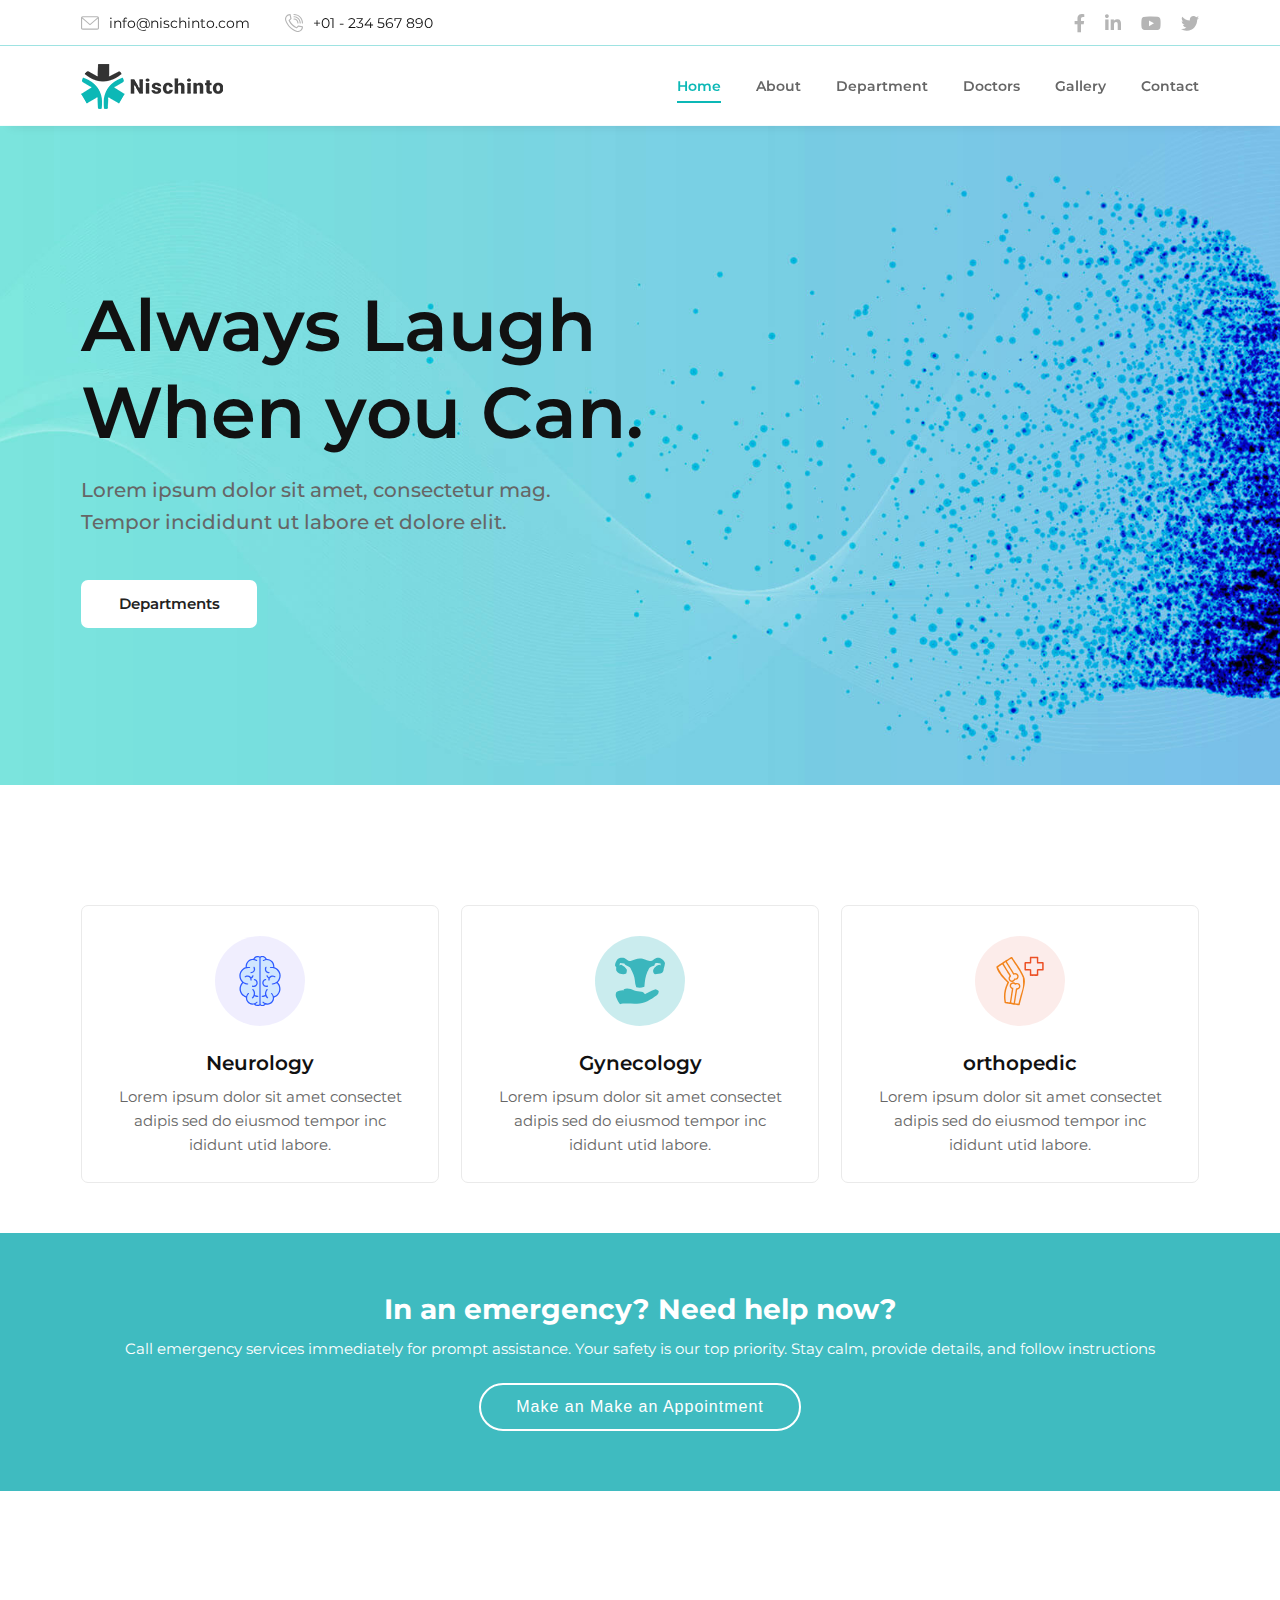
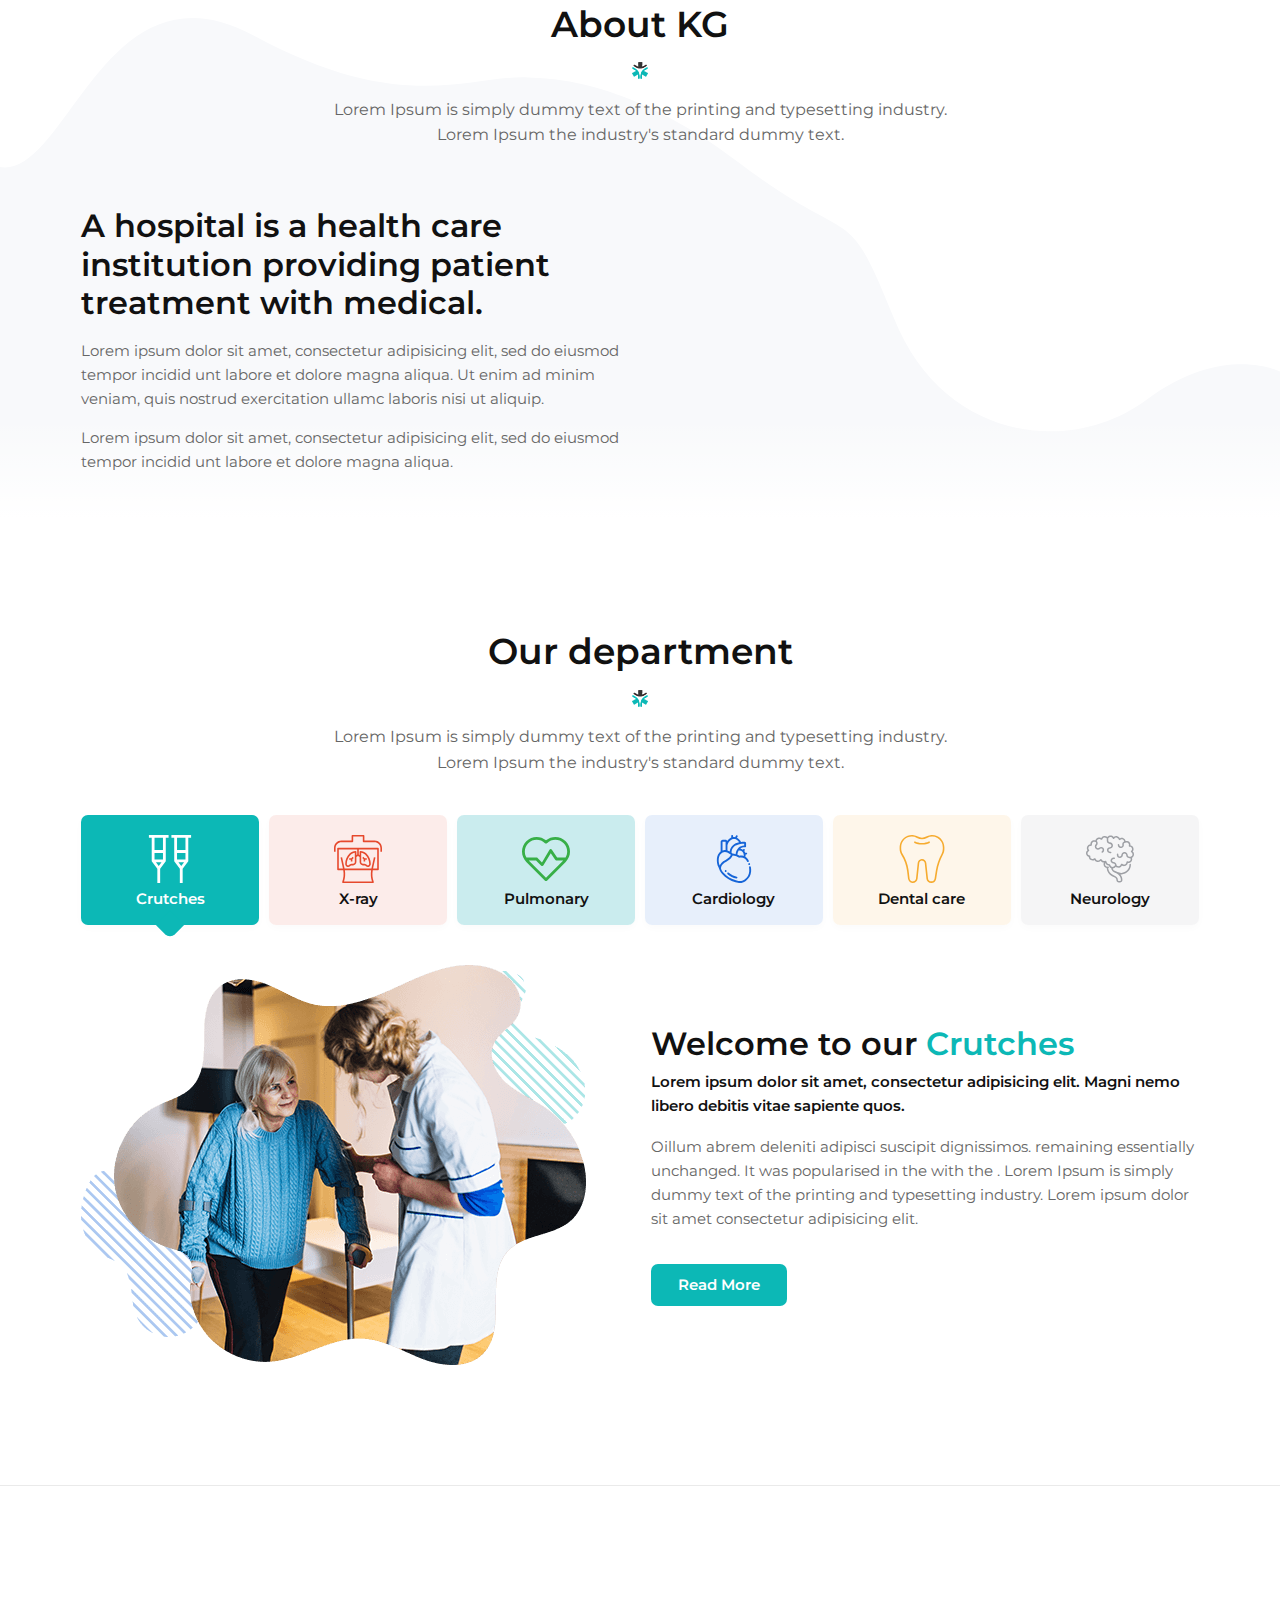
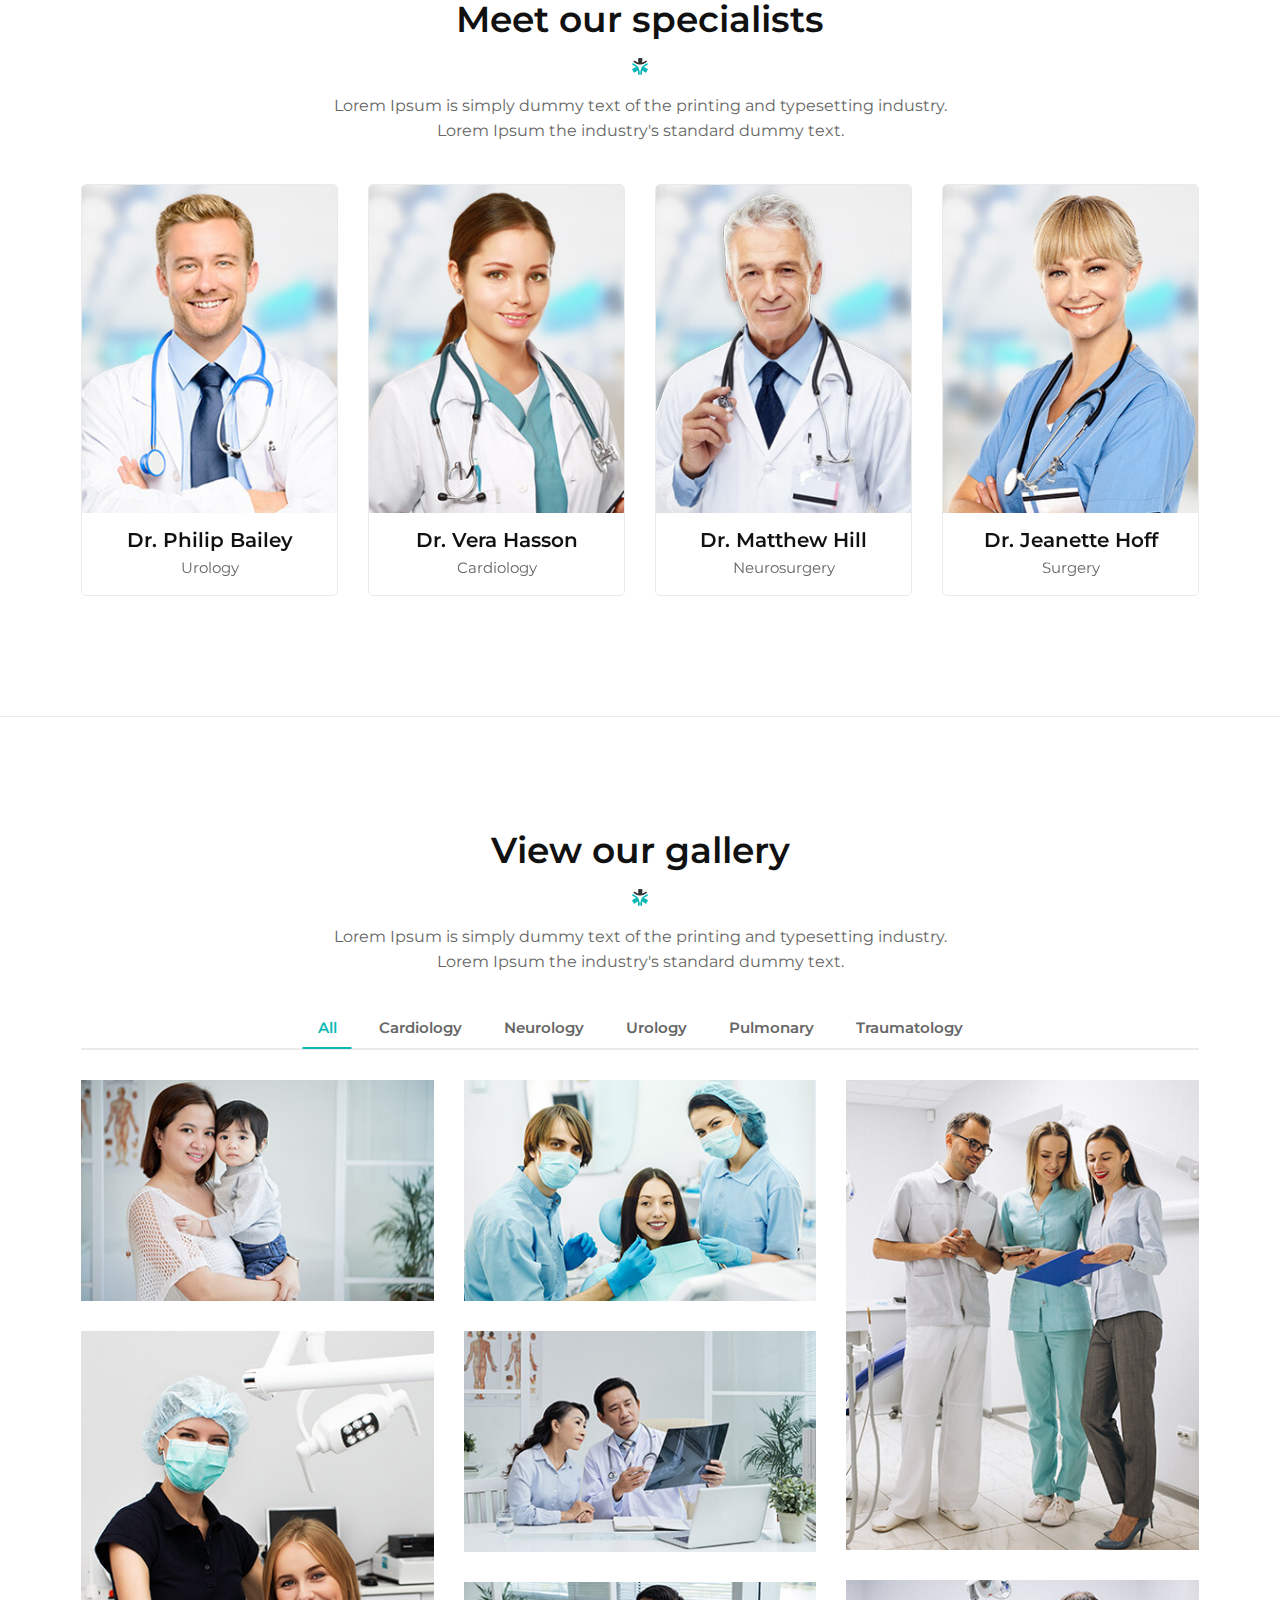
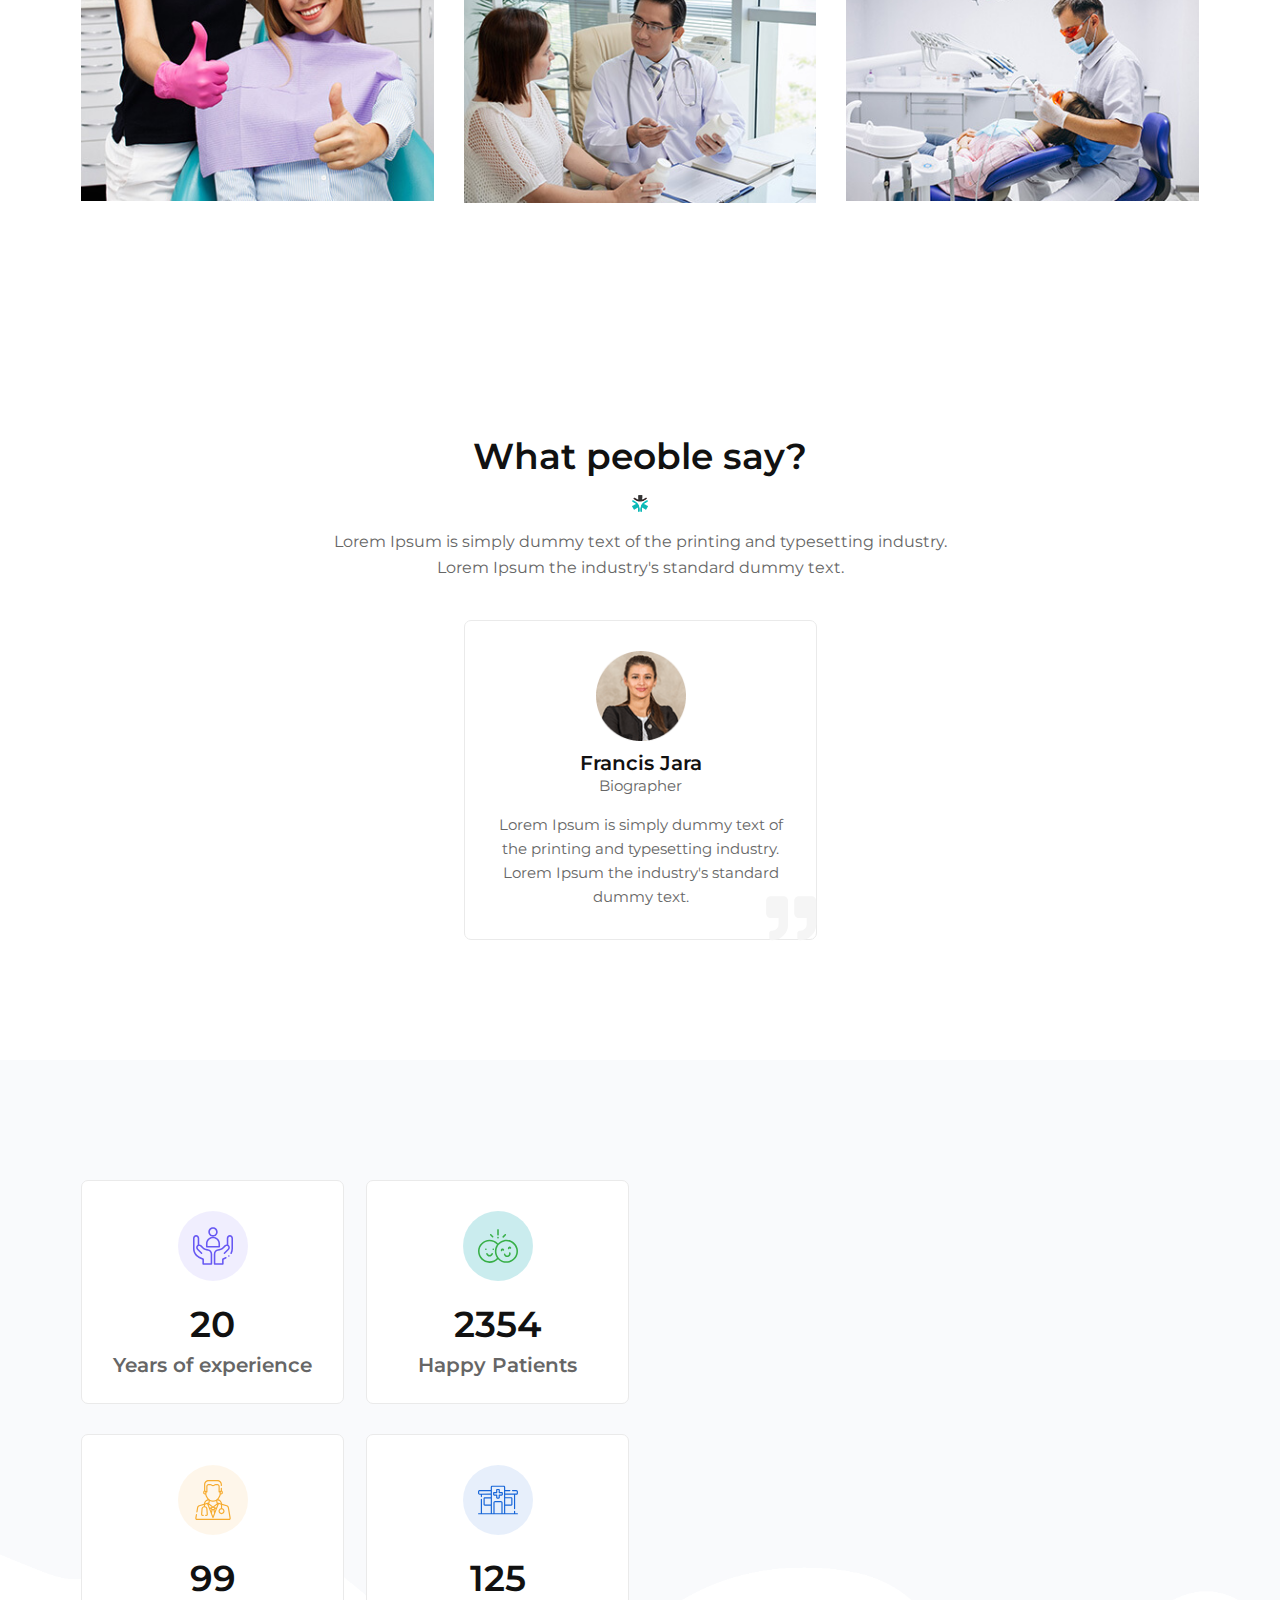
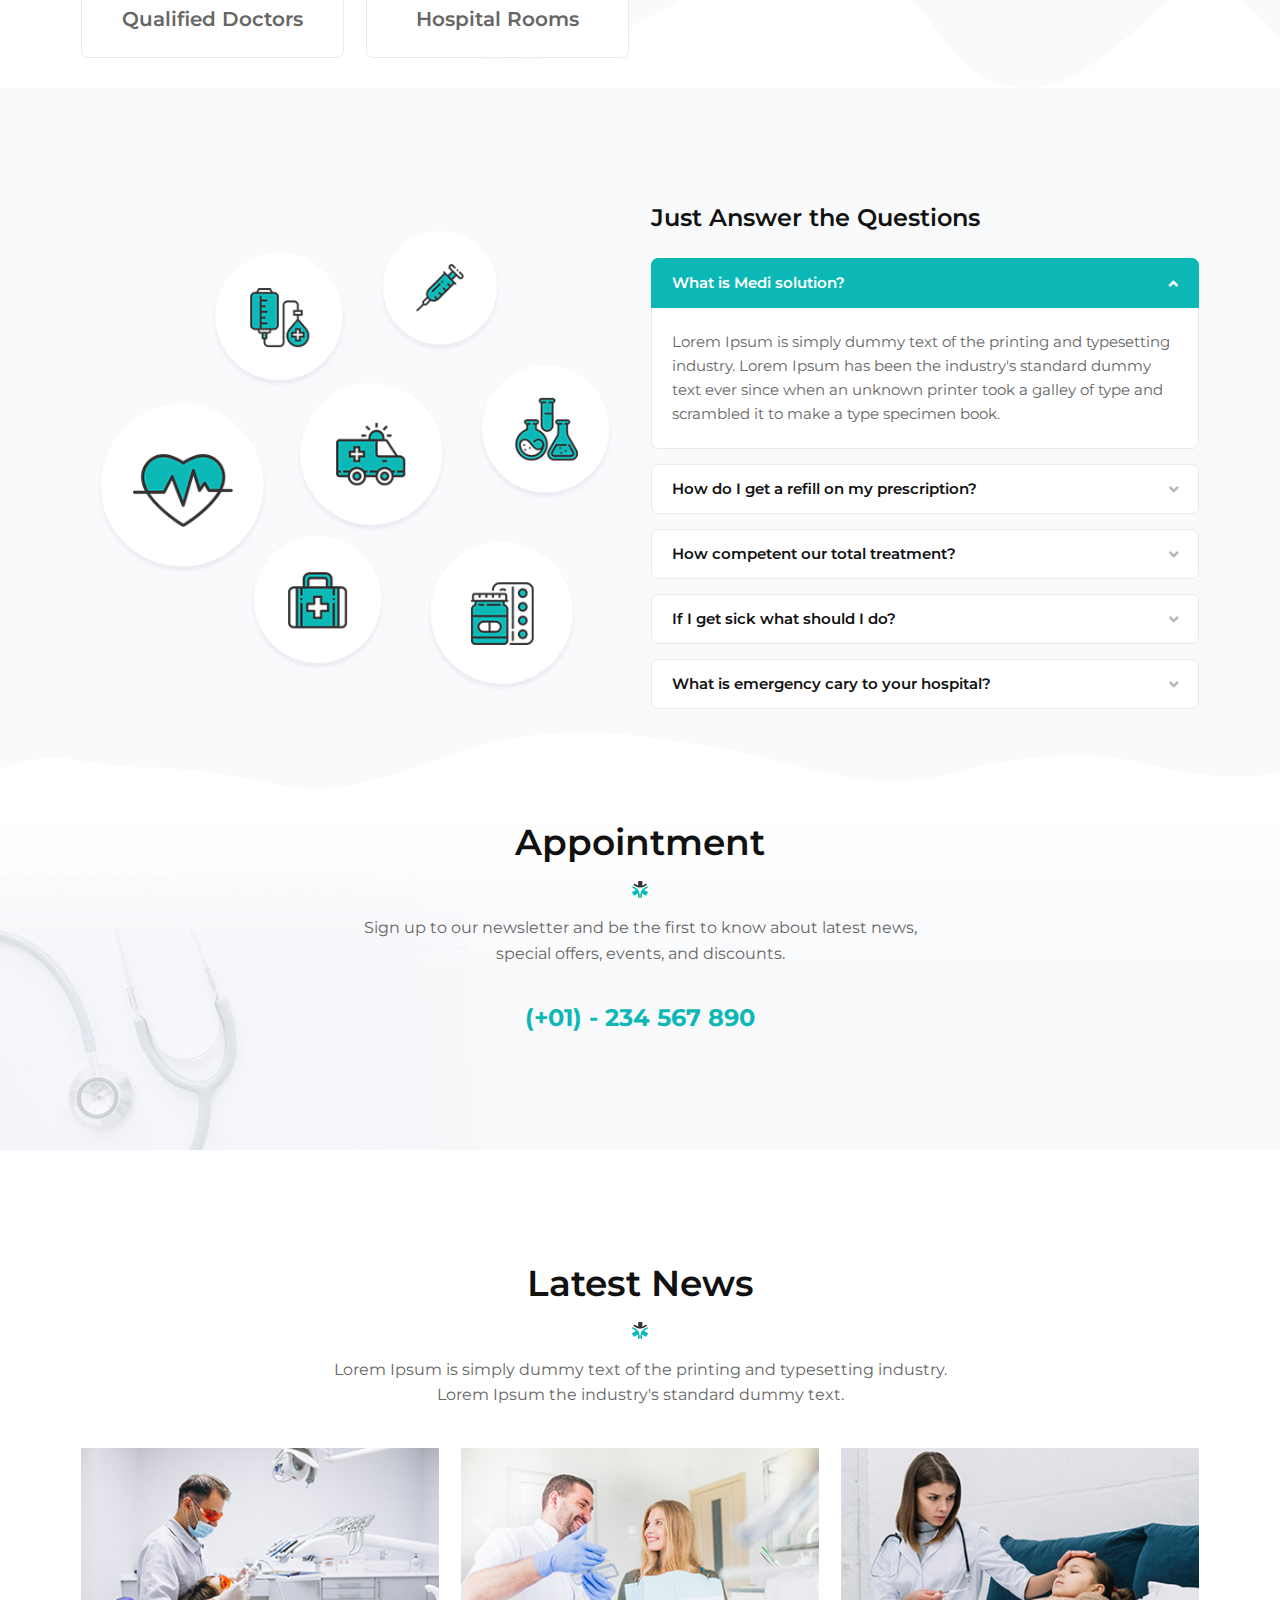
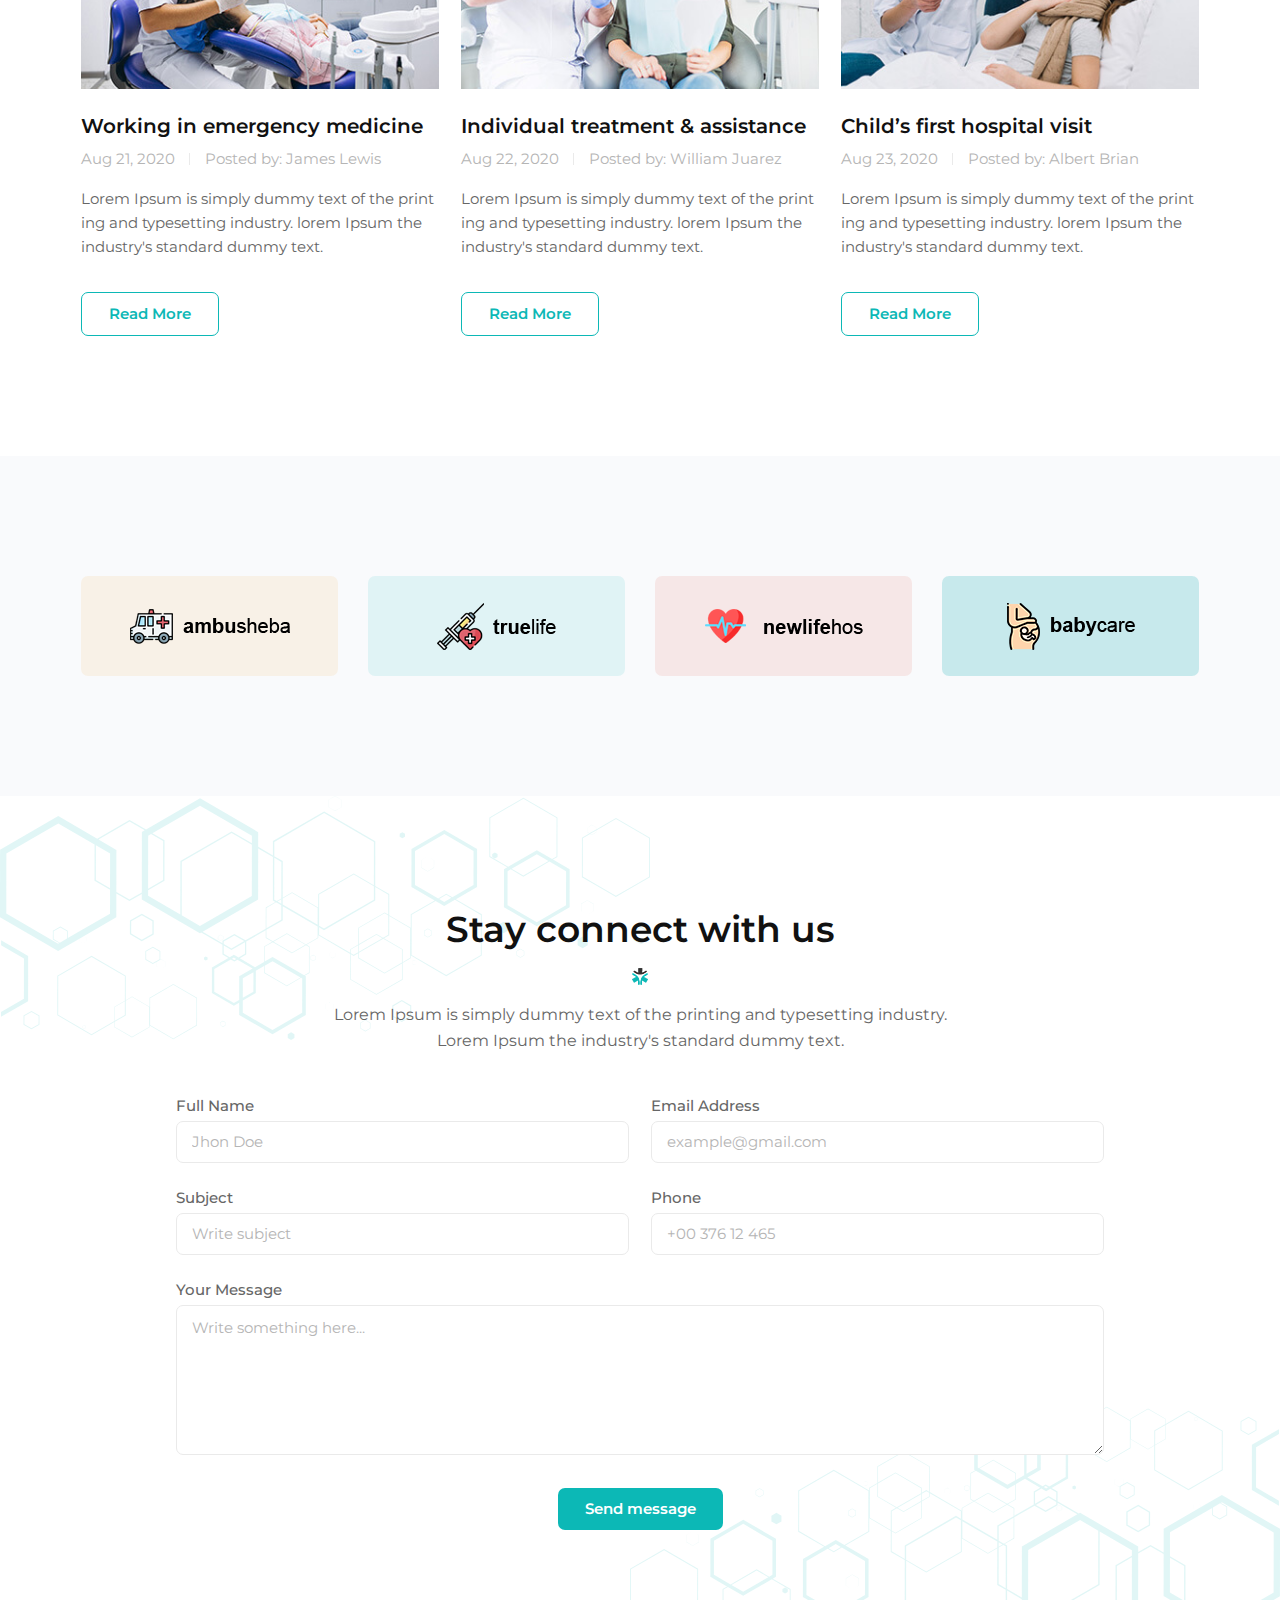
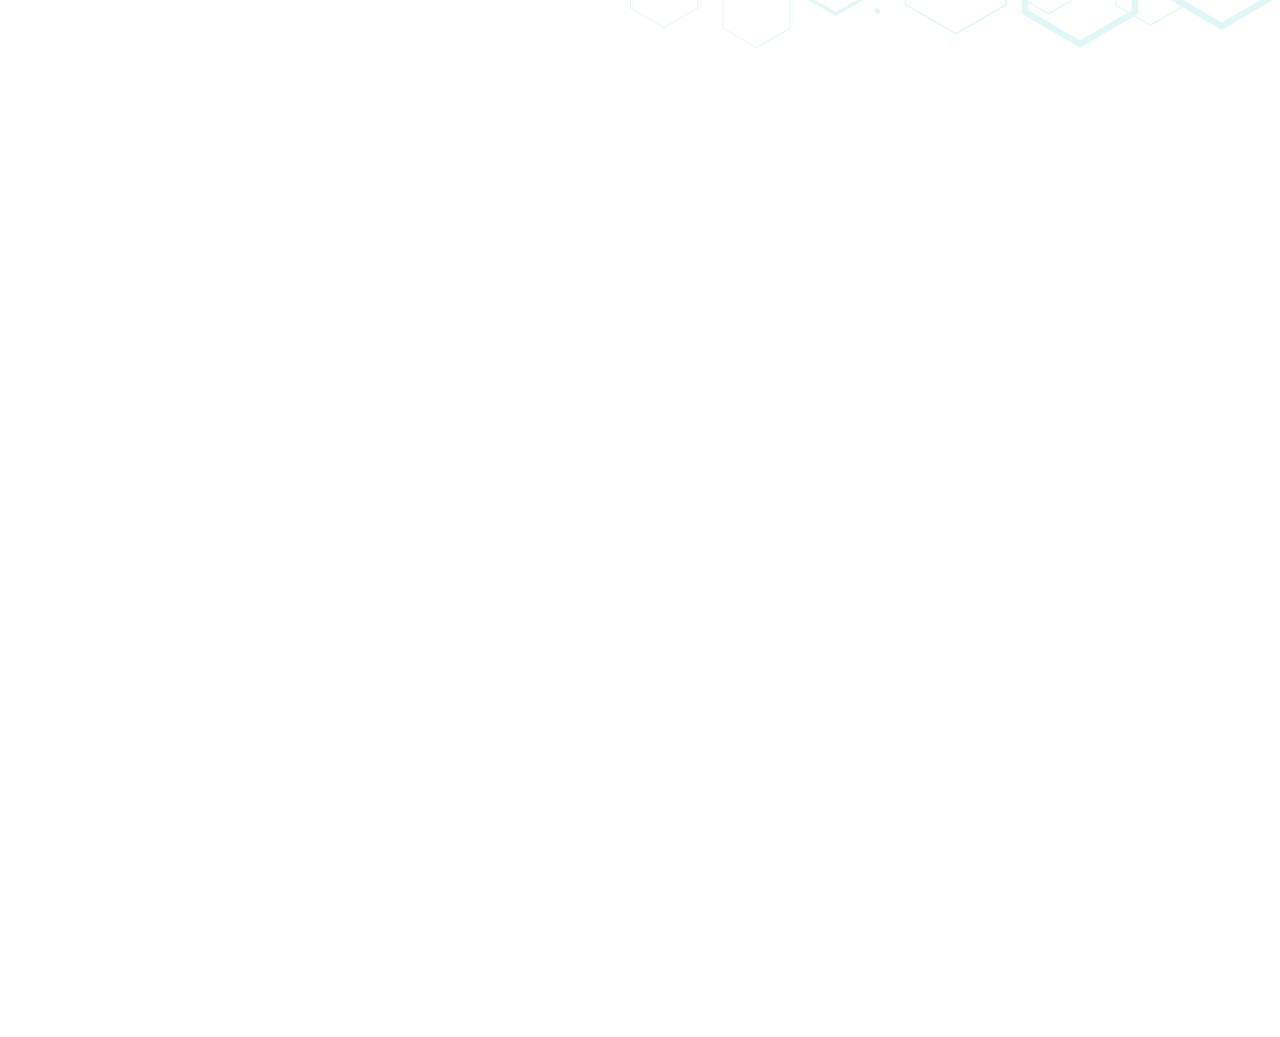
<file: index13.html>
<!DOCTYPE html>
<html class="no-js" lang="en">
<head>
  <!-- Meta Tags -->
  <meta charset="utf-8">
  <meta http-equiv="x-ua-compatible" content="ie=edge">
  <meta name="viewport" content="width=device-width, initial-scale=1">
  <meta name="author" content="">
  <!-- Page Title -->
  <title>KG</title>
  <!-- Favicon Icon -->
  <link rel="icon" href="assets/img/favicon.png" />
  <!-- Stylesheets -->
  <link rel="stylesheet" href="assets/css/bootstrap.min.css" />
  <link rel="stylesheet" href="assets/css/fontawesome.css" />
  <link rel="stylesheet" href="assets/css/slick.css" />
  <link rel="stylesheet" href="assets/css/lightgallery.min.css" />
  <link rel="stylesheet" href="assets/css/animate.css" />
  <link rel="stylesheet" href="assets/css/jQueryUi.min.css" />
  <link rel="stylesheet" href="assets/css/textRotate.css" />
  <link rel="stylesheet" href="assets/css/select2.min.css" />
  <link rel="stylesheet" href="assets/css/style.css" />
</head>

<body>
  <div class="st-perloader">
    <div class="st-perloader-in">
      <div class="st-wave-first">
        <svg   enable-background="new 0 0 300.08 300.08" viewBox="0 0 300.08 300.08" xmlns="http://www.w3.org/2000/svg"><g><path d="m293.26 184.14h-82.877l-12.692-76.138c-.546-3.287-3.396-5.701-6.718-5.701-.034 0-.061 0-.089 0-3.369.027-6.199 2.523-6.677 5.845l-12.507 87.602-14.874-148.69c-.355-3.43-3.205-6.056-6.643-6.138-.048 0-.096 0-.143 0-3.39 0-6.274 2.489-6.752 5.852l-19.621 137.368h-9.405l-12.221-42.782c-.866-3.028-3.812-5.149-6.8-4.944-3.13.109-5.777 2.332-6.431 5.395l-8.941 42.332h-73.049c-3.771 0-6.82 3.049-6.82 6.82 0 3.778 3.049 6.82 6.82 6.82h78.566c3.219 0 6.002-2.251 6.67-5.408l4.406-20.856 6.09 21.313c.839 2.939 3.526 4.951 6.568 4.951h20.46c3.396 0 6.274-2.489 6.752-5.845l12.508-87.596 14.874 148.683c.355 3.437 3.205 6.056 6.643 6.138h.143c3.39 0 6.274-2.489 6.752-5.845l14.227-99.599 6.397 38.362c.546 3.287 3.396 5.702 6.725 5.702h88.66c3.771 0 6.82-3.049 6.82-6.82-.001-3.772-3.05-6.821-6.821-6.821z" /></g></svg>
      </div>
      <div class="st-wave-second">
        <svg   enable-background="new 0 0 300.08 300.08" viewBox="0 0 300.08 300.08" xmlns="http://www.w3.org/2000/svg"><g><path d="m293.26 184.14h-82.877l-12.692-76.138c-.546-3.287-3.396-5.701-6.718-5.701-.034 0-.061 0-.089 0-3.369.027-6.199 2.523-6.677 5.845l-12.507 87.602-14.874-148.69c-.355-3.43-3.205-6.056-6.643-6.138-.048 0-.096 0-.143 0-3.39 0-6.274 2.489-6.752 5.852l-19.621 137.368h-9.405l-12.221-42.782c-.866-3.028-3.812-5.149-6.8-4.944-3.13.109-5.777 2.332-6.431 5.395l-8.941 42.332h-73.049c-3.771 0-6.82 3.049-6.82 6.82 0 3.778 3.049 6.82 6.82 6.82h78.566c3.219 0 6.002-2.251 6.67-5.408l4.406-20.856 6.09 21.313c.839 2.939 3.526 4.951 6.568 4.951h20.46c3.396 0 6.274-2.489 6.752-5.845l12.508-87.596 14.874 148.683c.355 3.437 3.205 6.056 6.643 6.138h.143c3.39 0 6.274-2.489 6.752-5.845l14.227-99.599 6.397 38.362c.546 3.287 3.396 5.702 6.725 5.702h88.66c3.771 0 6.82-3.049 6.82-6.82-.001-3.772-3.05-6.821-6.821-6.821z" /></g></svg>
      </div>
    </div>
  </div>
  <!-- Start Header Section -->
  <header class="st-site-header st-style1 st-sticky-header">
    <div class="st-top-header">
      <div class="container">
        <div class="st-top-header-in">
          <ul class="st-top-header-list">            
            <li>
              <svg   enable-background="new 0 0 479.058 479.058" viewBox="0 0 479.058 479.058" xmlns="http://www.w3.org/2000/svg"><path d="m434.146 59.882h-389.234c-24.766 0-44.912 20.146-44.912 44.912v269.47c0 24.766 20.146 44.912 44.912 44.912h389.234c24.766 0 44.912-20.146 44.912-44.912v-269.47c0-24.766-20.146-44.912-44.912-44.912zm0 29.941c2.034 0 3.969.422 5.738 1.159l-200.355 173.649-200.356-173.649c1.769-.736 3.704-1.159 5.738-1.159zm0 299.411h-389.234c-8.26 0-14.971-6.71-14.971-14.971v-251.648l199.778 173.141c2.822 2.441 6.316 3.655 9.81 3.655s6.988-1.213 9.81-3.655l199.778-173.141v251.649c-.001 8.26-6.711 14.97-14.971 14.97z"/></svg>
              <a href="#">info@nischinto.com</a></li>
            <li>
            <svg   enable-background="new 0 0 512.021 512.021" viewBox="0 0 512.021 512.021" xmlns="http://www.w3.org/2000/svg"><g><path d="m367.988 512.021c-16.528 0-32.916-2.922-48.941-8.744-70.598-25.646-136.128-67.416-189.508-120.795s-95.15-118.91-120.795-189.508c-8.241-22.688-10.673-46.108-7.226-69.612 3.229-22.016 11.757-43.389 24.663-61.809 12.963-18.501 30.245-33.889 49.977-44.5 21.042-11.315 44.009-17.053 68.265-17.053 7.544 0 14.064 5.271 15.645 12.647l25.114 117.199c1.137 5.307-.494 10.829-4.331 14.667l-42.913 42.912c40.482 80.486 106.17 146.174 186.656 186.656l42.912-42.913c3.837-3.837 9.36-5.466 14.667-4.331l117.199 25.114c7.377 1.581 12.647 8.101 12.647 15.645 0 24.256-5.738 47.224-17.054 68.266-10.611 19.732-25.999 37.014-44.5 49.977-18.419 12.906-39.792 21.434-61.809 24.663-6.899 1.013-13.797 1.518-20.668 1.519zm-236.349-479.321c-31.995 3.532-60.393 20.302-79.251 47.217-21.206 30.265-26.151 67.49-13.567 102.132 49.304 135.726 155.425 241.847 291.151 291.151 34.641 12.584 71.867 7.64 102.132-13.567 26.915-18.858 43.685-47.256 47.217-79.251l-95.341-20.43-44.816 44.816c-4.769 4.769-12.015 6.036-18.117 3.168-95.19-44.72-172.242-121.772-216.962-216.962-2.867-6.103-1.601-13.349 3.168-18.117l44.816-44.816z"/><path d="m496.02 272c-8.836 0-16-7.164-16-16 0-123.514-100.486-224-224-224-8.836 0-16-7.164-16-16s7.164-16 16-16c68.381 0 132.668 26.628 181.02 74.98s74.98 112.639 74.98 181.02c0 8.836-7.163 16-16 16z"/><path d="m432.02 272c-8.836 0-16-7.164-16-16 0-88.224-71.776-160-160-160-8.836 0-16-7.164-16-16s7.164-16 16-16c105.869 0 192 86.131 192 192 0 8.836-7.163 16-16 16z"/><path d="m368.02 272c-8.836 0-16-7.164-16-16 0-52.935-43.065-96-96-96-8.836 0-16-7.164-16-16s7.164-16 16-16c70.58 0 128 57.42 128 128 0 8.836-7.163 16-16 16z"/></g></svg>
              <a href="#">+01 - 234 567 890</a></li>
          </ul>
          <ul class="st-social-btn st-style1 st-mp0">
            <li><a href="#"><i class="fab fa-facebook-f"></i></a></li>
            <li><a href="#"><i class="fab fa-linkedin-in"></i></a></li>
            <li><a href="#"><i class="fab fa-youtube"></i></a></li>
            <li><a href="#"><i class="fab fa-twitter"></i></a></li>
          </ul>
        </div>
      </div>
    </div>
    <div class="st-main-header">
      <div class="container">
        <div class="st-main-header-in">
          <div class="st-main-header-left">
            <a class="st-site-branding" href="index.html"><img src="assets/img/logo.png" alt="Nischinto"></a>
          </div>
          <div class="st-main-header-right">
            <div class="st-nav">
              <ul class="st-nav-list st-onepage-nav">
                <li><a href="#home" class="st-smooth-move">Home</a></li>
                <li><a href="#about" class="st-smooth-move">About</a></li>
                <li><a href="#department" class="st-smooth-move">Department</a></li>
                <li><a href="#doctors" class="st-smooth-move">Doctors</a></li>
                <li><a href="#gallery" class="st-smooth-move">Gallery</a></li>
                <!-- <li class="menu-item-has-children"><a href="#blog" class="st-smooth-move">Blog</a>
                  <ul>
                    <li><a href="blog-right-sidebar.html">Blog Right Sidebar</a></li>
                    <li><a href="blog-left-sidebar.html">Blog Left Sidebar</a></li>
                    <li><a href="blog-no-sidebar.html">Blog No Sidebar</a></li>
                    <li><a href="blog-details-right-sidebar.html">Blog Details Right Sidebar</a></li>
                    <li><a href="blog-details-left-sidebar.html">Blog Details Left Sidebar</a></li>
                    <li><a href="blog-details-no-sidebar.html">Blog Details No Sidebar</a></li>
                  </ul>
                </li> -->
                <li><a href="#contact" class="st-smooth-move">Contact</a></li>
              </ul>
            </div>
          </div>
        </div>
      </div>
    </div>
  </header>
  <!-- End Header Section -->

  <div class="st-content">
    <div class="st-height-b125 st-height-lg-b80" id="home"></div>
    <!-- Start Hero Seciton -->
    <div class="st-hero-wrap st-color1 st-bg st-dynamic-bg overflow-hidden" data-src="assets/img/hero-bg11.jpg">
      <div class="st-hero st-style1 st-type1">
        <div class="container">
          <div class="st-hero-text">
            <h1 class="st-hero-title">Always Laugh  <br>When you Can.</h1>
            <!-- <h1 class="st-hero-title">Wellness Builds <br>Upon the Medical.</h1> -->
            <!-- <h1 class="st-hero-title">Way to get happy. <br>Best promises.</h1> -->
            <div class="st-hero-subtitle">Lorem ipsum dolor sit amet, consectetur mag. <br>
            Tempor incididunt ut labore et dolore  elit.</div>
            <div class="st-hero-btn">
              <a href="#department" class="st-btn st-style1 st-color3 st-smooth-move">Departments</a>
            </div>
          </div>
          <!-- <form method="POST" action="assets/php/appointment.php" class="st-appointment-form" id="appointment-form">
            <div class="st-wave-animation st-white"></div>
            <h2 class="st-appointment-form-title text-center">Make an Appointment</h2>
            <div id="st-alert1"></div>
            <div class="row">
              <div class="col-lg-6">
                <div class="st-form-field st-style1">
                  <input type="text" id="uname" name="uname" placeholder="Jhon Doe" required>
                </div>
              </div>
              <div class="col-lg-6">
                <div class="st-form-field st-style1">
                  <input type="text" id="uemail" name="uemail" placeholder="example@gmail.com" required>
                </div>
              </div>
              <div class="col-lg-6">
                <div class="st-form-field st-style1">
                  <input type="text" id="unumber" name="unumber" placeholder="+00 141 23 234" required>
                </div>
              </div>
              <div class="col-lg-6">
                <div class="st-form-field st-style1">
                  <input name="udate" type="text" id="udate" placeholder="dd/mm/yy">
                  <div class="form-field-icon"><i class="fa fa-calendar"></i></div>
                </div>
              </div>
              <div class="col-lg-6">
                <div class="st-form-field st-style1">
                  <div class="st-custom-select-wrap">
                    <select name="udepartment" id="udepartment" class="st_select1" data-placeholder="Select department">
                      <option></option>
                      <option value="dental-care">Dental Care</option>
                      <option value="neurology">Neurology</option>
                      <option value="crutches">Crutches</option>
                      <option value="cardiology">Cardiology</option>
                      <option value="pulmonary">Pulmonary</option>
                      <option value="x-ray">X-Ray</option>
                    </select>
                  </div>
                </div>
              </div>
              <div class="col-lg-6">
                <div class="st-form-field st-style1">
                  <div class="st-custom-select-wrap">
                    <select name="udoctor" class="st_select1" id="udoctor" data-placeholder="Doctors">
                      <option></option>
                      <option value="jhon-doe">Dr. Jhon Doe</option>
                      <option value="mak-rushi">Dr. Mak Roshi</option>
                      <option value="mohoshin-kabir">Dr. Mohoshin Kabir</option>
                      <option value="nayon-borua">Dr. Nayon Borua</option>
                      <option value="rasel-islam">Dr. Rasel Islam</option>
                      <option value="mahid-islam">Dr. Mahid Islam</option>
                    </select>
                  </div>
                </div>
              </div>
              <div class="col-lg-12">
                <div class="st-form-field st-style1">
                  <textarea cols="30" rows="10" id="umsg" name="umsg" placeholder="Write something here..."></textarea>
                </div>
              </div>
              <div class="col-lg-12">
                <button class="st-btn st-style1 st-color1 st-size-medium w-100" type="submit" id="appointment-submit" name="submit">Check Available Doctors</button>
              </div>
            </div>
          </form>  -->
        </div>
      </div>
    </div>
    <!-- End Hero Seciton -->

    <!-- Start Feature Seciton -->
    <section>
      <div class="st-height-b120 st-height-lg-b80"></div>
      <div class="container">
      
        <div class="row">
          <div class="col-lg-4">
            <div class="st-iconbox st-style1">
              <div class="st-iconbox-icon st-purple-box">
                <img
                  src="assets/kg/Neurology.svg"
                  alt="Qualified Doctors Icon"
                  width="50"
                  height="50"
                />
              </div>
              <h2 class="st-iconbox-title">Neurology</h2>
              <div class="st-iconbox-text">
                Lorem ipsum dolor sit amet consectet adipis sed do eiusmod
                tempor inc ididunt utid labore.
              </div>
            </div>
            <div class="st-height-b0 st-height-lg-b30"></div>
          </div>
          <!-- .col -->
          <div class="col-lg-4">
            <div class="st-iconbox st-style1">
              <div class="st-iconbox-icon st-green-box">
                <img
                src="assets/kg/Gynecology.svg"
                alt="Qualified Doctors Icon"
                width="50"
                height="50"
              />
              </div>
              <h2 class="st-iconbox-title">Gynecology</h2>
              <div class="st-iconbox-text">
                Lorem ipsum dolor sit amet consectet adipis sed do eiusmod
                tempor inc ididunt utid labore.
              </div>
            </div>
            <div class="st-height-b0 st-height-lg-b30"></div>
          </div>
          <!-- .col -->
          <div class="col-lg-4">
            <div class="st-iconbox st-style1">
              <div class="st-iconbox-icon st-red-box">
                <img
                  src="assets/kg/orthopedic.svg"
                  alt="Qualified Doctors Icon"
                  width="50"
                  height="50"
                />
              </div>
              <h2 class="st-iconbox-title">orthopedic</h2>
              <div class="st-iconbox-text">
                Lorem ipsum dolor sit amet consectet adipis sed do eiusmod
                tempor inc ididunt utid labore.
              </div>
            </div>
            <div class="st-height-b0 st-height-lg-b30"></div>
          </div>
          <!-- .col -->
        </div>
      </div>
    </section>
    <!-- End Feature Seciton -->

    <style>
      /*--------------------------------------------------------------
# Cta
--------------------------------------------------------------*/
.cta {
  background: #3fbbc0;
  color: #fff;
  background-size: cover;
  padding: 60px 0;
  margin-top: 50px;
}

.cta h3 {
  font-size: 28px;
  font-weight: 700;
  color: #fff;
}

.cta .cta-btn {
  font-family: "Roboto", sans-serif;
  font-weight: 500;
  font-size: 16px;
  letter-spacing: 1px;
  display: inline-block;
  padding: 10px 35px;
  border-radius: 25px;
  transition: 0.5s;
  margin-top: 10px;
  border: 2px solid #fff;
  color: #fff;
}

.cta .cta-btn:hover {
  background: #fff;
  color: #3fbbc0;
}
    </style>

    <!-- ======= Cta Section ======= -->
    <section id="cta" class="cta">
      <div class="container" data-aos="zoom-in">

        <div class="text-center">
          <h3>In an emergency? Need help now?</h3>
          <p>Call emergency services immediately for prompt assistance. Your safety is our top priority. Stay calm, provide details, and follow instructions</p>
          <a class="cta-btn scrollto" href="#appointment">Make an Make an Appointment</a>
        </div>

      </div>
    </section><!-- End Cta Section -->

    <!-- Start About Seciton -->
    <section class="st-about-wrap" id="about">
      <div class="st-shape-bg">
        <img src="assets/img/shape/about-bg-shape.svg" alt="shape">
      </div>
      <div class="st-height-b120 st-height-lg-b50"></div>
      <div class="container">
        <div class="st-section-heading st-style1">
          <h2 class="st-section-heading-title">About KG</h2>
          <div class="st-seperator">
            <div class="st-seperator-left wow fadeInLeft" data-wow-duration="1s" data-wow-delay="0.2s"></div>
            <div class="st-seperator-center"><img src="assets/img/icons/4.png" alt="icon"></div>
            <div class="st-seperator-right wow fadeInRight" data-wow-duration="1s" data-wow-delay="0.2s"></div>
          </div>
          <div class="st-section-heading-subtitle">Lorem Ipsum is simply dummy text of the printing and typesetting industry. <br>Lorem Ipsum the industry's standard dummy text.</div>
        </div>
        <div class="st-height-b40 st-height-lg-b40"></div>
      </div>
      <div class="container">
        <div class="row">
          <div class="col-lg-6">
            <div class="st-vertical-middle">
              <div class="st-vertical-middle-in">
                <div class="st-text-block st-style1">
                  <h2 class="st-text-block-title">A hospital is a health care institution providing patient treatment with medical.</h2>
                  <div class="st-height-b20 st-height-lg-b20"></div>
                  <div class="st-text-block-text">
                    <p>Lorem ipsum dolor sit amet, consectetur adipisicing elit, sed do eiusmod tempor incidid unt labore et dolore magna aliqua. Ut enim ad minim veniam, quis nostrud exercitation ullamc laboris nisi ut aliquip.</p>
                    <p>Lorem ipsum dolor sit amet, consectetur adipisicing elit, sed do eiusmod tempor incidid unt labore et dolore magna aliqua.</p>
                  </div>
                  <div class="st-height-b25 st-height-lg-b25"></div>
                 
                </div>
              </div>
            </div>
            <div class="st-height-b0 st-height-lg-b30"></div>
          </div><!-- .col -->
          <div class="col-lg-6 wow fadeInRight" data-wow-duration="0.8s" data-wow-delay="0.2s">
            <div class="st-about-img">
              <div class="st-about-img-in st-dynamic-bg st-bg" data-src="assets/img/hero-bg3.jpg">
                
              </div>
            </div>
          </div><!-- .col -->
        </div>
      </div>
    </section>
    <!-- End About Seciton -->

    <!-- Start department Section -->
    <section id="department">
      <div class="st-height-b120 st-height-lg-b80"></div>
      <div class="container">
        <div class="st-section-heading st-style1">
          <h2 class="st-section-heading-title">Our department</h2>
          <div class="st-seperator">
            <div class="st-seperator-left wow fadeInLeft" data-wow-duration="1s" data-wow-delay="0.2s"></div>
            <div class="st-seperator-center"><img src="assets/img/icons/4.png" alt="icon"></div>
            <div class="st-seperator-right wow fadeInRight" data-wow-duration="1s" data-wow-delay="0.2s"></div>
          </div>
          <div class="st-section-heading-subtitle">Lorem Ipsum is simply dummy text of the printing and typesetting industry. <br>Lorem Ipsum the industry's standard dummy text.</div>
        </div>
        <div class="st-height-b40 st-height-lg-b40"></div>
      </div>
      <div class="container">
        <div class="st-tabs st-fade-tabs st-style1">
          <ul class="st-tab-links st-style1 st-mp0">
            <li class="st-tab-title active ">
              <a href="#Crutches" class="st-blue-box">
                <svg   enable-background="new 0 0 512 512"  viewBox="0 0 512 512"  xmlns="http://www.w3.org/2000/svg"><g><path d="m30.991 30h30v251.001l60.004 80.005v150.994h30v-150.994l60.004-80.005v-251.001h30v-30h-210.008zm60 231.001v-70.006h90.008v70.006zm75.008 30-30.004 40.005-30.004-40.005zm15-130.006h-90.008v-130.995h90.008z"/><path d="m481.009 0h-210.008v30h30v251.001l60.004 80.005v150.994h30v-150.994l60.004-80.005v-251.001h30zm-150.008 261.001v-70.006h90.008v70.006zm75.008 30-30.004 40.005-30.004-40.005zm15-130.006h-90.008v-130.995h90.008z"/></g></svg>
                <span>Crutches</span>
              </a>
            </li>
            <li class="st-tab-title">
              <a href="#X-ray" class="st-red-box">
                <svg version="1.1"   xmlns="http://www.w3.org/2000/svg" xmlns:xlink="http://www.w3.org/1999/xlink" x="0px" y="0px"
                viewBox="0 0 480 480" xml:space="preserve">
                <g>
                  <path d="M440,128H40c-4.418,0-8,3.582-8,8v208c0,4.418,3.582,8,8,8h52.52c6.941,39.326,3.217,79.793-10.784,117.192
                    c-1.551,4.137,0.546,8.748,4.683,10.299c0.897,0.336,1.847,0.509,2.805,0.509h301.552c4.418-0.002,7.999-3.585,7.997-8.003
                    c0-0.958-0.173-1.908-0.509-2.805C384.263,431.793,380.539,391.326,387.48,352H440c4.418,0,8-3.582,8-8V136
                    C448,131.582,444.418,128,440,128z M100.48,464c11.614-36.146,14.466-74.535,8.32-112h262.4c-6.146,37.465-3.294,75.854,8.32,112
                    H100.48z M432,336h-41.384l24-110.304l-15.64-3.392L374.24,336H105.76L81.048,222.304l-15.64,3.392l24,110.304H48V144h184v51.72
                    l-8,5.336v-32.912c0-4.418-3.582-8-8-8c-22.624-0.066-44.333,8.928-60.28,24.976c-28.091,27.923-43.835,65.928-43.72,105.536
                    c-0.066,11.388,6.531,21.764,16.872,26.536c3.914,1.843,8.186,2.802,12.512,2.808c6.839-0.015,13.455-2.437,18.688-6.84
                    l6.096-5.072c3.057-2.553,6.913-3.952,10.896-3.952h13.912c18.223-0.022,32.993-14.785,33.024-33.008V220.28l16-10.68l16,10.664
                    v50.696c0.013,18.236,14.788,33.018,33.024,33.04h13.912c3.981,0.001,7.836,1.397,10.896,3.944l6.096,5.072
                    c5.236,4.404,11.854,6.826,18.696,6.84c4.32-0.007,8.586-0.963,12.496-2.8c10.345-4.777,16.945-15.158,16.88-26.552
                    c0.109-39.606-15.635-77.609-43.72-105.536C308.329,168.927,286.622,159.936,264,160c-4.418,0-8,3.582-8,8v33.056l-8-5.336V144
                    h184V336z M208,176.592v94.536c-0.018,9.393-7.63,17.003-17.024,17.016h-13.912c-7.729,0.003-15.212,2.711-21.152,7.656
                    l-6.088,5.072c-5.643,4.706-14.032,3.945-18.738-1.698c-1.994-2.391-3.086-5.405-3.086-8.518
                    c-0.102-35.362,13.954-69.293,39.032-94.224C178.034,185.352,192.485,178.354,208,176.592z M272,270.976v-94.52
                    c15.512,1.761,29.961,8.753,40.968,19.824c25.074,24.934,39.129,58.863,39.032,94.224c0.003,7.348-5.95,13.307-13.298,13.31
                    c-3.116,0.001-6.133-1.091-8.526-3.086l-6.096-5.08c-5.942-4.935-13.42-7.64-21.144-7.648h-13.912
                    C279.626,287.991,272.009,280.374,272,270.976z"/>
                </g>
                <g>
                  <path d="M405.712,56H304V8c0-4.418-3.582-8-8-8H184c-4.418,0-8,3.582-8,8v48H74.288C33.285,56.062,0.062,89.285,0,130.288V168h16
                    v-37.712C16.062,98.122,42.122,72.062,74.288,72H184c4.418,0,8-3.582,8-8V16h96v48c0,4.418,3.582,8,8,8h109.712
                    c32.166,0.062,58.226,26.122,58.288,58.288V168h16v-37.712C479.938,89.285,446.715,56.062,405.712,56z"/>
                </g>
                <g>
                  <polygon points="186.344,218.344 172.688,232 152,232 152,248 168,248 168,264 184,264 184,243.312 197.656,229.656    "/>
                </g>
                <g>
                  <polygon points="307.312,232 293.656,218.344 282.344,229.656 296,243.312 296,264 312,264 312,248 328,248 328,232    "/>
                </g>
                </svg>
                <span>X-ray</span>
              </a>
            </li>
            <li class="st-tab-title">
              <a href="#Pulmonary" class="st-green-box">
                <svg   enable-background="new 0 0 512 512"  viewBox="0 0 512 512"  xmlns="http://www.w3.org/2000/svg"><g><path d="m466.257 66.381c-57.472-57.474-148.962-60.702-210.257-9.683-61.293-51.019-152.785-47.79-210.257 9.683-29.498 29.497-45.743 68.716-45.743 110.432s16.245 80.935 45.743 110.432l199.651 199.651c2.813 2.813 6.628 4.394 10.606 4.394s7.793-1.581 10.606-4.394l199.651-199.651c29.498-29.498 45.743-68.717 45.743-110.432s-16.245-80.935-45.743-110.432zm-399.301 21.212c24.598-24.597 56.908-36.896 89.219-36.896s64.622 12.299 89.219 36.896c5.857 5.858 15.355 5.858 21.213 0 49.196-49.194 129.243-49.195 178.438 0 23.83 23.832 36.955 55.518 36.955 89.22 0 22.931-6.082 44.926-17.472 64.151h-90l-55.797-83.695c-2.852-4.278-7.678-6.806-12.838-6.675-5.14.122-9.86 2.869-12.505 7.278l-80.491 134.151-46.665-46.665c-2.813-2.813-6.628-4.394-10.606-4.394h-108.154c-11.39-19.226-17.472-41.22-17.472-64.151 0-33.703 13.125-65.388 36.956-89.22zm189.044 367.483-184.112-184.112h77.524l55.856 55.856c2.83 2.83 6.652 4.394 10.605 4.394.609 0 1.222-.037 1.833-.112 4.584-.564 8.653-3.209 11.03-7.17l78.18-130.3 47.102 70.653c2.782 4.173 7.466 6.68 12.481 6.68h73.612z"/></g></svg>
                <span>Pulmonary</span>
              </a>
            </li>
            <li class="st-tab-title">
              <a href="#Cardiology" class="st-dip-blue-box">
                <svg height="512pt" viewBox="-73 0 512 512.001" width="512pt" xmlns="http://www.w3.org/2000/svg"><path d="m335.832031 313.679688c.011719.023437.023438.046874.03125.066406 1.699219 3.804687 5.304688 6.035156 9.128907 6.035156 1.367187 0 2.761718-.285156 4.105468-.882812 5.117188-2.273438 7.328125-8.105469 5.039063-13.277344-2.285157-5.171875-8.089844-7.457032-13.214844-5.203125-5.125 2.257812-7.359375 8.082031-5.089844 13.261719zm0 0"/><path d="m363.421875 342.824219c-.859375-5.453125-5.980469-9.179688-11.4375-8.3125-5.453125.859375-9.175781 5.980469-8.3125 11.4375 2.242187 14.207031 2.859375 28.6875 1.828125 43.035156-2.390625 33.261719-19.203125 63.617187-46.128906 83.289063l-6.761719 4.9375c-13.246094 9.675781-28.914063 14.789062-45.316406 14.789062-5.9375 0-11.878907-.691406-17.652344-2.054688l-26.5-6.257812c-51.21875-12.09375-97.9375-40.515625-131.550781-80.027344-14.941406-17.566406-21.679688-30.34375-26.855469-43.503906.414063-1.335938.5625-2.777344.367187-4.257812-.054687-.429688-4.976562-43.621094 55.933594-71.347657 41.773438-19.015625 61.316406-51.535156 68.117188-65.554687 45.796875 6.320312 61.558594 19.210937 62.730468 20.222656 2.417969 2.5625 5.753907 3.390625 9.207032 2.609375.832031-.1875 1.65625-.367187 2.476562-.539063 32.042969-6.726562 65.09375 10.339844 78.601563 40.5625 2.253906 5.042969 8.167969 7.304688 13.210937 5.050782 5.042969-2.253906 7.300782-8.167969 5.050782-13.210938-7.652344-17.113281-20.519532-31.523437-36.539063-41.097656.007813-.035156.023437-.066406.035156-.101562 2.015625-6.441407 3.035157-13.160157 3.035157-19.964844 0-1.363282-.054688-2.714844-.132813-4.058594h6.9375c5.519531 0 10-4.476562 10-10s-4.480469-10-10-10h-11.304687c-2.570313-6.632812-6.160157-12.761719-10.59375-18.179688l4.527343-4.527343c3.90625-3.90625 3.90625-10.238281 0-14.144531-3.90625-3.902344-10.234375-3.902344-14.140625 0l-5.234375 5.234374c-8.109375-5.382812-17.457031-9.042968-27.519531-10.457031 13.25-10.597656 30.65625-15.617187 51.867188-14.894531 2.707031.101562 5.339843-.921875 7.292968-2.804688 1.949219-1.882812 3.046875-4.476562 3.046875-7.1875v-38.09375c0-5.203124-3.988281-9.535156-9.175781-9.964843-1.621094-.132813-20.347656-1.558594-44.695312 1.371093-10.886719-21.066406-26.210938-36.714843-43.835938-45.402343l7.078125-10.566407c3.074219-4.589843 1.84375-10.800781-2.746094-13.871093-4.585937-3.074219-10.796875-1.847657-13.871093 2.742187l-10.132813 15.128906c-4.320313-.796874-8.722656-1.222656-13.179687-1.222656-2.570313 0-5.128907.144532-7.664063.414063v-12.042969c0-5.523438-4.476563-10-10-10s-10 4.476562-10 10v17.101562c-9.382813 3.820313-18.269531 9.589844-26.386719 17.230469-6.074218 5.714844-11.539062 12.324219-16.332031 19.65625-3.75-7.398437-11.429687-12.488281-20.277344-12.488281h-27.144531c-12.53125 0-22.726562 10.195312-22.726562 22.726562v102.222657c-5.03125 3.910156-9.882813 8.492187-14.523438 13.785156-21.921875 25.003906-26.285156 57.769531-26.0859375 80.851563.2265625 26.109374 6.5390625 52.726562 16.5156255 69.792968 1.507812 4.039063 2.863281 7.933594 4.179687 11.710938 6.722656 19.273437 13.070313 37.480468 35.652344 64.027344 36.355469 42.738281 86.851562 73.46875 142.191406 86.535156l26.496094 6.257812c7.28125 1.71875 14.765625 2.589844 22.25 2.589844 20.671875 0 40.421875-6.445312 57.109375-18.636719l6.761718-4.9375c31.6875-23.148437 51.472657-58.867187 54.285157-98.007812 1.140625-15.867188.457031-31.878907-2.027344-47.59375zm-122.03125-121.492188c-4.03125-2.804687-10.902344-6.800781-21.640625-10.808593.828125-9.625 3.621094-27.761719 13.011719-44.207032 2.433593-.382812 4.917969-.585937 7.398437-.585937 25.804688 0 46.800782 20.996093 46.800782 46.800781 0 3.972656-.503907 7.894531-1.480469 11.695312-14.195313-4.601562-29.398438-5.636718-44.089844-2.894531zm50.316406-128.277343v18.5c-24.773437 1.074218-45.210937 9.347656-60.859375 24.652343-21.976562 21.503907-28.605468 51.375-30.59375 68.347657-9.566406-2.386719-20.925781-4.539063-34.367187-6.144532-3.039063-2.816406-6.066407-5.472656-9.082031-7.980468.015624-.242188.035156-.480469.035156-.726563 0-26.859375 8.679687-48.484375 25.792968-64.269531 32.546876-30.019532 87.417969-32.589844 109.074219-32.378906zm-110.558593-51.425782c5.011718 0 9.949218.738282 14.753906 2.140625.003906 0 .011718.003907.015625.003907 15.9375 4.65625 30.375 16.753906 40.980469 34.527343-23.246094 5.011719-48.398438 14.539063-67.765626 32.375-18.441406 16.980469-29.050781 39.042969-31.652343 65.710938-8.183594-5.078125-16.28125-8.980469-24.265625-11.6875v-57.824219c.171875-.402344.332031-.8125.457031-1.242188 11.027344-38.28125 38.144531-64.003906 67.476563-64.003906zm-120.53125 32.597656c0-1.503906 1.222656-2.726562 2.726562-2.726562h27.144531c1.503907 0 2.726563 1.222656 2.726563 2.726562v86.167969c-3.351563-.292969-6.675782-.371093-9.980469-.222656-7.824219.347656-15.371094 1.949219-22.617187 4.769531zm-19.484376 129.195313c12.925782-14.746094 27.390626-22.574219 42.992188-23.269531 19.894531-.890625 42.785156 9.921875 66.394531 31.3125-6.105469 11.980468-23.09375 39.097656-57.769531 54.882812-38.269531 17.417969-54.605469 41.050782-61.574219 57.804688-.117187.285156-.226562.5625-.34375.84375-12.640625-28.003906-19.4375-87.65625 10.300781-121.574219zm0 0"/><path d="m126.820312 402.167969c-4.25-3.527344-10.554687-2.9375-14.082031 1.3125-3.523437 4.25-2.9375 10.554687 1.3125 14.078125 27.050781 22.445312 59.449219 38.578125 93.6875 46.664062.773438.183594 1.546875.269532 2.308594.269532 4.53125 0 8.636719-3.101563 9.722656-7.703126 1.269531-5.375-2.058593-10.761718-7.433593-12.03125-31.253907-7.378906-60.824219-22.109374-85.515626-42.589843zm0 0"/><path d="m87.867188 376.636719c-4.175782 3.617187-4.648438 9.902343-1.035157 14.074219 1.980469 2.375 4.824219 3.597656 7.691407 3.597656 2.257812 0 4.527343-.757813 6.394531-2.316406 4.242187-3.535157 4.816406-9.839844 1.28125-14.082032l-.203125-.238281c-3.617188-4.175781-9.957032-4.652344-14.128906-1.035156zm0 0"/></svg>
                <span>Cardiology</span>
              </a>
            </li>
            <li class="st-tab-title">
                <a href="#DentalCare" class="st-orange-box">
                    <svg version="1.1"   xmlns="http://www.w3.org/2000/svg" xmlns:xlink="http://www.w3.org/1999/xlink" x="0px" y="0px" viewBox="0 0 480.335 480.335" xml:space="preserve">
                      <g><path d="M341.311,0c-6.249,0.011-12.488,0.5-18.662,1.462c-14.488,2.469-28.449,7.393-41.28,14.56
                        c-25.694,13.956-56.706,13.956-82.4,0c-12.835-7.142-26.796-12.039-41.28-14.48C90.764-8.885,28.058,36.915,17.63,103.84
                        c-0.958,6.148-1.447,12.36-1.462,18.582v13.6c-0.142,22.285,5.925,44.169,17.52,63.2c30.684,49.633,50.202,105.349,57.2,163.28
                        l8.88,73.52c2.439,22.858,20.241,41.057,43.04,44c26.339,3.001,50.124-15.918,53.125-42.258c0.027-0.234,0.052-0.468,0.075-0.702
                        l16.72-156.16c1.639-15.155,15.253-26.111,30.408-24.472c12.894,1.394,23.078,11.578,24.472,24.472l16.72,155.92
                        c2.474,24.619,23.257,43.324,48,43.2h1.36c23.909,0.276,44.375-17.086,48-40.72l12.4-77.84c9.56-57.745,28.475-113.545,56-165.2
                        c9.255-17.588,14.087-37.166,14.08-57.04v-16.8C464.048,54.69,409.043-0.12,341.311,0z M448.169,139.222
                        c-0.046,17.675-4.442,35.066-12.8,50.64c-28.409,52.741-47.746,109.885-57.2,169.04l-12.48,77.92
                        c-2.393,15.777-16.043,27.38-32,27.2h-1.36c-16.523,0.079-30.389-12.435-32-28.88l-16.72-155.12
                        c-1.998-23.997-23.071-41.83-47.068-39.831c-20.83,1.735-37.499,18.008-39.732,38.791l-16.64,155.28
                        c-1.287,14.018-11.354,25.662-25.04,28.96c-17.185,4.123-34.459-6.466-38.582-23.652c-0.318-1.326-0.551-2.672-0.698-4.028
                        l-10.24-85.2c-7.763-56.732-27.566-111.148-58.08-159.6c-9.991-16.508-15.3-35.424-15.36-54.72v-13.6
                        C32.174,63.659,79.816,16.027,138.579,16.032c18.05,0.002,35.804,4.596,51.589,13.349c31.071,17.367,68.929,17.367,100,0v0.08
                        c51.39-28.498,116.153-9.94,144.651,41.45c8.741,15.762,13.334,33.486,13.349,51.51V139.222z" /><path d="M308.089,65.062c-21.091,10.424-44.401,15.559-67.92,14.96c-23.572,0.625-46.941-4.51-68.08-14.96
                        c-3.845-2.158-8.711-0.798-10.88,3.04c-2.158,3.845-0.798,8.711,3.04,10.88c23.519,11.841,49.597,17.694,75.92,17.04
                        c26.323,0.654,52.401-5.199,75.92-17.04c3.844-2.209,5.169-7.116,2.96-10.96C316.84,64.178,311.933,62.853,308.089,65.062z" />
                      </g>
                    </svg>
                    <span>Dental care</span>
                </a>
            </li>
            <li class="st-tab-title">
              <a href="#Neurology" class="st-gray-box">
                <svg version="1.1"   xmlns="http://www.w3.org/2000/svg" xmlns:xlink="http://www.w3.org/1999/xlink" x="0px" y="0px" viewBox="0 0 512.001 512.001" xml:space="preserve">
                    <g>
                        <path d="M509.61,192.336c-0.918-2.538-2.156-5.031-3.782-7.615c-0.037-0.057-0.072-0.113-0.11-0.17l-1.203-1.81
                      c-0.031-0.046-0.064-0.094-0.096-0.14c-0.41-0.589-0.831-1.16-1.268-1.718c-0.909-1.16-1.873-2.248-2.864-3.232l-2.618-2.6
                      l2.404-2.801c1.611-1.879,2.956-4.125,4.356-7.286c0.023-0.052,0.045-0.103,0.068-0.156c0.609-1.455,1.184-2.876,1.516-4.22
                      c0.4-1.575,0.716-3.175,0.956-4.841c0.983-6.48,0.127-13.603-2.501-20.671c-0.646-1.687-1.481-3.31-2.281-4.828
                      c-0.028-0.053-0.056-0.105-0.085-0.157l-0.236-0.425c-0.789-1.423-1.535-2.767-2.348-3.82l-0.08-0.105
                      c-1.046-1.401-2.17-2.767-3.312-4.029c-1.257-1.403-2.32-2.423-3.395-3.266c-3.167-2.524-5.427-3.985-7.731-5.011
                      c-2.726-1.246-5.483-2.147-8.191-2.679l-3.58-0.704l0.403-3.627c0.305-2.749,0.274-5.672-0.084-8.618
                      c-0.284-2.514-0.959-5.094-2.261-8.626c-0.021-0.056-0.041-0.111-0.063-0.166c-2.31-5.869-6.193-11.361-11.164-15.825
                      c-2.675-2.453-5.706-4.317-8.049-5.667c-0.055-0.031-0.111-0.064-0.167-0.094c-2.427-1.324-5.16-2.405-8.593-3.404
                      c-2.402-0.7-5.133-1.097-8.595-1.251c-0.045-0.002-0.091-0.003-0.136-0.004c-0.439-0.012-0.874-0.019-1.307-0.019
                      c-0.693,0-1.718,0.018-2.759,0.114c-1.409,0.147-2.807,0.369-4.155,0.661l-3.838,0.832l-0.871-3.83
                      c-2.52-11.089-11.136-21.184-22.479-26.344c-5.557-2.53-11.384-3.814-17.318-3.814c-6.059,0-11.954,1.383-17.049,3.999
                      l-3.515,1.804l-1.819-3.509c-5.336-10.289-15.625-17.866-27.498-20.266c-2.873-0.59-5.795-0.889-8.685-0.889
                      c-9.16,0-17.872,2.979-24.531,8.388l-3.127,2.54l-2.492-3.166c-1.678-2.132-3.652-4.089-5.83-5.787
                      c-2.164-1.708-4.553-3.233-7.1-4.528c-0.092-0.046-0.184-0.092-0.279-0.135c-5.742-2.649-11.578-4.009-17.345-4.04
                      c-0.231-0.004-0.994-0.018-1.267-0.018c-5.415,0-10.942,1.173-16.426,3.486c-0.095,0.04-0.189,0.082-0.282,0.125
                      c-2.584,1.209-5.037,2.665-7.257,4.301c-2.239,1.633-4.258,3.509-6.001,5.577l-2.596,3.081l-3.042-2.644
                      c-6.867-5.972-16.002-9.26-25.722-9.26c-2.385,0-4.802,0.203-7.181,0.603c-11.937,2.003-22.471,9.187-28.178,19.216l-1.95,3.424
                      l-3.437-1.925c-5.511-3.087-11.947-4.719-18.614-4.719c-5.298,0-10.527,1.021-15.541,3.032c-0.048,0.019-0.098,0.04-0.147,0.06
                      c-3.069,1.302-5.839,2.787-8.231,4.416c-0.06,0.041-0.119,0.082-0.178,0.125c-2.441,1.759-4.691,3.721-6.686,5.831
                      c-0.064,0.067-0.125,0.134-0.185,0.203c-4.047,4.582-6.823,9.5-8.249,14.617l-1.05,3.768l-3.781-0.996
                      c-2.906-0.765-5.665-1.184-8.203-1.241c-0.038-0.001-0.074-0.001-0.111-0.001l-0.601-0.005c-2.628,0-5.332,0.259-8.037,0.77
                      c-0.063,0.012-0.124,0.024-0.186,0.038c-2.725,0.581-5.549,1.527-8.699,2.921c-2.503,1.133-5.216,2.8-8.298,5.096
                      c-0.055,0.041-0.11,0.083-0.164,0.126c-2.267,1.782-4.511,4.002-6.862,6.791c-0.059,0.07-0.117,0.142-0.175,0.214
                      c-1.765,2.244-3.398,4.854-4.855,7.76c-0.044,0.087-0.086,0.176-0.127,0.264c-2.547,5.572-3.741,11.38-3.454,16.797l0.203,3.81
                      l-3.798,0.35c-1.325,0.122-2.685,0.324-4.042,0.603c-0.095,0.019-0.19,0.041-0.284,0.064c-1.186,0.287-2.483,0.69-3.906,1.215
                      c-3.243,1.22-5.859,2.574-7.95,4.104l-0.109,0.084c-3.085,2.169-5.393,4.229-7.203,6.411l-0.115,0.136
                      c-1.076,1.241-2.119,2.559-3.101,3.914c-0.089,0.124-0.176,0.25-0.259,0.379c-0.848,1.324-1.696,2.806-2.573,4.499
                      c-3.138,5.994-4.79,13.099-4.651,20.048c0.071,2.805,0.563,5.908,1.462,9.225c0.019,0.071,0.04,0.142,0.06,0.212
                      c0.76,2.527,1.97,5.144,3.6,7.78l1.882,3.044l-2.836,2.184c-7.476,5.757-15.259,18.566-12.593,35.716
                      c0.023,0.141,0.047,0.282,0.078,0.423c0.402,1.909,0.894,3.824,1.487,5.774l0.182,0.576c0.314,1.005,0.46,1.459,0.7,2.026
                      c0.414,0.953,0.847,1.888,1.273,2.752c0.82,1.633,1.706,3.357,2.721,4.889c0.06,0.091,0.122,0.18,0.185,0.268
                      c1.081,1.499,2.25,2.966,3.433,4.303l0.312,0.345c0.518,0.577,0.916,1.013,1.316,1.396c0.077,0.073,0.154,0.144,0.234,0.214
                      c0.654,0.579,1.315,1.132,1.975,1.656c1.271,1.01,2.578,1.937,3.885,2.756c0.155,0.097,0.314,0.19,0.474,0.276
                      c2.702,1.45,5.496,2.496,8.302,3.113l3.146,0.692l-0.031,3.222c-0.029,3.008,0.36,6.078,1.125,8.878
                      c0.028,0.105,0.059,0.208,0.092,0.312c0.47,1.481,1.046,2.991,1.708,4.479c0.314,0.706,0.648,1.414,1.006,2.121
                      c0.069,0.136,0.141,0.27,0.218,0.401c0.375,0.649,0.774,1.282,1.191,1.926c0.939,1.439,1.979,2.875,3.094,4.268
                      c0.069,0.087,0.141,0.172,0.213,0.255c0.955,1.097,2.077,2.236,3.676,3.722c0.698,0.641,1.416,1.274,2.123,1.866
                      c0.592,0.484,1.125,0.85,1.554,1.144l0.591,0.409c1.489,1.015,3.055,1.985,4.655,2.882c0.119,0.067,0.239,0.13,0.361,0.191
                      c6.095,3.023,12.422,4.622,18.295,4.622c0.341,0,0.678-0.004,1.103-0.019c1.53-0.036,3.05-0.144,4.52-0.327
                      c0.058-0.006,0.116-0.015,0.175-0.023c1.514-0.221,3.037-0.61,4.13-0.906c3.05-0.857,5.574-1.887,7.713-3.152l3.409-2.013
                      l2.02,3.405c5.766,9.724,16.867,16.803,28.955,18.474c1.964,0.276,3.953,0.415,5.909,0.415c9.82,0,19.171-3.481,26.333-9.802
                      l3.04-2.682l2.616,3.096c7.284,8.618,18.178,13.783,29.893,14.173c0.551,0.017,1.098,0.004,1.647,0.001
                      c-3.008,5.793-4.655,12.299-4.655,19.072c0,20.098,14.41,36.888,33.441,40.597c1.954,36.836,24.031,70.489,57.384,86.75
                      l29.562,14.415l0.234,0.113c10.163,4.898,16.478,14.741,16.478,25.688c0,15.114,12.297,27.411,27.411,27.411h9.853
                      c15.114,0,27.411-12.297,27.411-27.411c0-21.804-7.886-42.651-21.448-59.093c2.464,0.172,4.937,0.269,7.413,0.269
                      c1.458,0,2.919-0.03,4.378-0.091c56.463-2.342,100.665-48.494,100.629-105.07c-0.002-4.464-3.622-8.079-8.084-8.079
                      c-0.001,0-0.003,0-0.005,0c-4.465,0.002-8.082,3.625-8.079,8.09c0.03,47.871-37.364,86.924-85.131,88.905
                      c-14.783,0.614-29.559-2.451-42.713-8.865l-29.562-14.415c-10.235-4.991-17.575-14.428-20.17-25.28
                      c0.069-0.005,0.138-0.003,0.206-0.009c6.341-0.507,12.016-2.109,16.84-4.746c5.092-2.755,9.358-6.313,12.684-10.575l2.465-3.161
                      l3.135,2.499c4.189,3.34,9.257,5.893,14.657,7.385c0.093,0.026,0.186,0.05,0.28,0.072c3.382,0.805,6.814,1.213,10.201,1.213
                      c2.46,0,4.977-0.22,7.28-0.636c0.036-0.006,0.071-0.013,0.107-0.021c6.424-1.25,12.051-3.593,16.652-6.914
                      c2.389-1.686,4.536-3.54,6.378-5.51c0.046-0.05,0.092-0.099,0.136-0.15c1.864-2.094,3.488-4.346,4.828-6.694l1.944-3.409
                      l3.429,1.908c2.672,1.487,5.224,2.577,7.622,3.25c2.748,0.758,5.651,1.236,8.569,1.422l0.136,0.01
                      c2.596,0.213,5.522,0.024,9.03-0.594c3.548-0.62,6.471-1.486,9.193-2.728l0.214-0.094c11.969-5.108,21.12-15.679,23.319-26.946
                      l0.721-3.696l3.729,0.528c1.288,0.182,2.661,0.36,4.146,0.36c0.001,0,0.003,0,0.005,0c1.435-0.015,2.916-0.117,4.405-0.308
                      c1.499-0.191,3.031-0.472,4.568-0.84c1.42-0.342,2.933-0.951,4.267-1.487c0.029-0.012,0.073-0.03,0.102-0.042
                      c1.5-0.624,3.014-1.343,4.5-2.137c0.055-0.029,0.11-0.059,0.164-0.089c1.32-0.746,2.62-1.69,4.062-2.758
                      c0.047-0.036,0.094-0.07,0.14-0.107c1.264-0.98,2.697-2.091,3.921-3.302c0.044-0.044,0.088-0.088,0.132-0.133
                      c1.294-1.34,2.541-2.752,3.709-4.204c0.522-0.65,1.033-1.302,1.52-1.965c0.108-0.148,0.211-0.299,0.309-0.453
                      c0.446-0.702,0.876-1.409,1.295-2.127c0.885-1.52,1.706-3.084,2.443-4.648c0.066-0.14,0.127-0.281,0.185-0.425
                      c1.315-3.269,2.227-6.432,2.71-9.398c0.021-0.127,0.039-0.254,0.053-0.383c0.299-2.626,0.585-6.041,0.14-9.192
                      c-0.475-3.331-1.19-6.078-2.184-8.398l-1.438-3.359l3.229-1.71c2.466-1.305,4.813-2.935,6.976-4.844
                      c0.082-0.072,0.163-0.147,0.241-0.222c2.278-2.181,4.22-4.473,5.817-6.886c3.599-5.558,5.942-12.11,6.595-18.393l0.014-0.124
                      C512.465,204.693,511.767,198.418,509.61,192.336z M299,396.014l29.563,14.415c0.011,0.005,0.023,0.011,0.034,0.016
                      c26.682,12.859,43.924,40.093,43.924,69.383c0,6.199-5.043,11.242-11.242,11.242h-9.853c-6.199,0-11.242-5.043-11.242-11.242
                      c0-17.213-9.82-32.636-25.661-40.27l-29.695-14.478c-27.857-13.581-46.375-41.568-48.284-72.288
                      c0.635-0.128,1.27-0.259,1.898-0.416c4.329-1.093,6.951-5.489,5.859-9.817c-1.094-4.329-5.489-6.95-9.817-5.859
                      c-2.011,0.509-4.097,0.765-6.198,0.765c-13.895,0-25.199-11.304-25.199-25.199c0-4.759,1.328-9.305,3.735-13.213
                      c6.198,14.171,19.455,24.446,34.904,26.641l2.507,0.357l0.733,2.423c2.005,6.632,5.801,12.63,10.978,17.343
                      c3.884,3.538,8.419,6.271,13.136,7.942C271.21,371.795,282.478,387.958,299,396.014z M495.64,209.173l-0.028,0.258
                      c-0.4,3.851-1.852,7.876-4.043,11.26c-0.853,1.287-2.01,2.651-3.353,3.952c-1.174,1.02-2.425,1.885-3.721,2.571l-8.118,4.298
                      c-0.232-0.021-0.466-0.036-0.703-0.036h-14.033c-9.365,0-16.982-7.617-16.982-16.982c0-18.279-14.872-33.151-33.151-33.151h-1.178
                      c-18.279,0-33.151,14.871-33.151,33.151c0,8.301-6.753,15.054-15.054,15.054c-9.365,0-16.982-7.617-16.982-16.982v-7.071
                      c0-4.465-3.62-8.084-8.084-8.084c-4.465,0-8.084,3.62-8.084,8.084v7.071c0,18.279,14.871,33.151,33.151,33.151
                      c17.216,0,31.222-14.006,31.222-31.222c0-9.365,7.617-16.982,16.982-16.982h1.178c9.365,0,16.982,7.617,16.982,16.982
                      c0,18.279,14.871,33.151,33.151,33.151h11.497l2.267,5.294c0.421,0.985,0.772,2.437,1.038,4.304
                      c0.136,0.967,0.078,2.61-0.175,4.886c-0.29,1.685-0.84,3.555-1.635,5.565c-0.511,1.07-1.078,2.141-1.684,3.183
                      c-0.265,0.454-0.538,0.905-0.819,1.354c-0.304,0.405-0.619,0.804-0.936,1.198c-0.836,1.04-1.732,2.057-2.661,3.023
                      c-0.534,0.513-1.518,1.279-2.336,1.912c-0.665,0.494-1.701,1.258-2.259,1.586c-0.992,0.527-1.991,1-2.908,1.382
                      c-0.585,0.235-1.675,0.674-2.006,0.765c-0.959,0.229-1.917,0.405-2.841,0.523c-0.868,0.111-1.718,0.17-2.457,0.179
                      c-0.372,0-1.437-0.152-1.786-0.202l-11.328-1.606c-4.262-0.606-8.245,2.234-9.069,6.456l-2.191,11.228
                      c-1.186,6.072-6.743,12.175-13.832,15.186c-0.034,0.015-0.07,0.03-0.104,0.045l-0.307,0.136c-0.033,0.015-0.068,0.03-0.1,0.045
                      c-1.443,0.662-3.126,1.146-5.308,1.527c-1.662,0.292-3.007,0.435-4.11,0.435c-0.266,0-0.531-0.008-0.887-0.037l-0.29-0.021
                      c-1.875-0.119-3.678-0.415-5.323-0.868c-0.787-0.221-2.136-0.713-4.091-1.8l-10.42-5.798c-3.874-2.156-8.758-0.79-10.954,3.059
                      l-5.907,10.355c-0.766,1.343-1.706,2.649-2.796,3.883c-1.079,1.143-2.368,2.245-3.896,3.323c-2.745,1.98-6.209,3.391-10.294,4.193
                      c-3.25,0.579-7.046,0.472-10.671-0.371c-3.26-0.919-6.28-2.439-8.742-4.402l-5.425-4.326c0.027-0.267,0.041-0.538,0.041-0.812
                      v-1.178c0-18.279-14.872-33.151-33.151-33.151c-8.301,0-15.054-6.753-15.054-15.054c0-9.365,7.617-16.982,16.982-16.982h7.07
                      c4.465,0,8.084-3.62,8.084-8.084s-3.62-8.084-8.084-8.084h-7.07c-18.279,0-33.151,14.871-33.151,33.151
                      c0,17.216,14.006,31.222,31.222,31.222c9.365,0,16.982,7.617,16.982,16.982v0.86l-6.876,8.815
                      c-1.945,2.493-4.512,4.612-7.66,6.316c-2.843,1.554-6.343,2.507-10.391,2.831c-2.021,0.158-4.149,0.009-6.362-0.439
                      c-0.033-0.008-0.067-0.015-0.101-0.023c-1.2-0.248-2.423-0.578-3.67-1.004c-2.786-0.946-5.512-2.588-7.883-4.747
                      c-3.019-2.75-5.229-6.231-6.389-10.069l-2.226-7.362c-0.911-3.012-3.486-5.221-6.601-5.664l-7.614-1.082
                      c-10.855-1.544-20.042-9.309-23.405-19.784l-3.375-10.513c-1.093-3.405-4.25-5.614-7.693-5.614c-0.593,0-1.194,0.066-1.795,0.202
                      l-10.771,2.446c-2.109,0.48-4.331,0.681-6.504,0.61c-7.15-0.238-13.739-3.319-18.077-8.452l-7.946-9.404
                      c-1.403-1.661-3.416-2.686-5.585-2.845c-2.17-0.155-4.309,0.563-5.939,2.001l-9.232,8.148c-5.07,4.475-12.051,6.514-19.315,5.496
                      c-7.232-0.999-14.014-5.202-17.279-10.707l-6.135-10.347c-2.274-3.836-7.225-5.104-11.065-2.837l-10.357,6.117
                      c-0.904,0.534-2.204,1.041-3.787,1.486c-0.902,0.244-1.605,0.405-2.09,0.482c-0.906,0.109-1.854,0.175-2.885,0.198
                      c-0.279,0.009-0.467,0.013-0.656,0.013c-3.341,0-7.116-0.985-10.93-2.849c-1.126-0.638-2.223-1.319-3.209-1.992l-0.627-0.433
                      c-0.152-0.105-0.307-0.203-0.371-0.25c-0.46-0.387-0.99-0.853-1.468-1.292c-1.063-0.988-1.796-1.719-2.351-2.344
                      c-0.747-0.942-1.44-1.902-2.051-2.84c-0.219-0.336-0.435-0.675-0.642-1.022c-0.194-0.391-0.378-0.785-0.556-1.184
                      c-0.398-0.894-0.74-1.78-1.02-2.639c-0.35-1.341-0.528-2.825-0.514-4.304l0.095-9.787c0.038-3.825-2.612-7.153-6.348-7.974
                      l-9.561-2.102c-1.273-0.279-2.581-0.764-3.889-1.442c-0.725-0.467-1.459-0.995-2.188-1.574c-0.372-0.295-0.742-0.603-1.109-0.922
                      c-0.133-0.142-0.291-0.321-0.455-0.503l-0.269-0.297c-0.744-0.841-1.525-1.82-2.267-2.838c-0.508-0.792-1.104-1.963-1.65-3.049
                      c-0.267-0.542-0.555-1.163-0.805-1.73c-0.06-0.185-0.136-0.431-0.216-0.689l-0.165-0.521c-0.41-1.347-0.766-2.725-1.063-4.1
                      c-1.596-10.762,3.33-17.764,6.513-20.215l8.616-6.634c3.283-2.529,4.124-7.131,1.945-10.656l-5.717-9.248
                      c-0.85-1.376-1.485-2.702-1.84-3.841c-0.534-1.996-0.834-3.82-0.871-5.243c-0.083-4.17,0.942-8.611,2.827-12.213
                      c0.618-1.191,1.184-2.193,1.726-3.055c0.667-0.91,1.371-1.795,2.139-2.681l0.226-0.267c0.93-1.121,2.24-2.259,4.195-3.635
                      l0.234-0.169c0.925-0.677,2.32-1.369,4.099-2.038c0.731-0.269,1.379-0.477,1.929-0.618c0.729-0.143,1.448-0.249,2.14-0.313
                      l11.543-1.065c4.325-0.399,7.561-4.143,7.33-8.481L62.89,95.757c-0.148-2.782,0.527-5.92,1.953-9.083
                      c0.929-1.833,1.926-3.44,2.965-4.78c1.565-1.845,2.979-3.263,4.32-4.328c2.07-1.537,3.824-2.635,5.154-3.238
                      c1.989-0.88,3.796-1.501,5.374-1.846c1.686-0.313,3.346-0.471,4.869-0.472l0.465,0.004c0.88,0.024,2.344,0.168,4.403,0.71
                      l11.265,2.967c6.521,6.629,6.494,17.325-0.094,23.913c-6.261,6.262-9.71,14.586-9.71,23.441c0,8.855,3.448,17.18,9.71,23.441
                      l0.833,0.833c6.261,6.261,14.586,9.71,23.441,9.71s17.18-3.448,23.441-9.71c5.87-5.869,15.42-5.869,21.289,0
                      c6.622,6.621,6.622,17.395,0,24.017l-4.999,4.999c-3.157,3.157-3.156,8.276,0,11.433c1.579,1.578,3.648,2.367,5.716,2.367
                      c2.068,0,4.138-0.789,5.717-2.368l4.998-4.999c12.925-12.925,12.925-33.956,0-46.882c-12.174-12.174-31.981-12.174-44.155,0
                      c-3.208,3.208-7.472,4.974-12.009,4.974c-4.536,0-8.8-1.767-12.008-4.974l-0.833-0.833c-3.208-3.208-4.974-7.472-4.974-12.009
                      c0-4.536,1.767-8.8,4.974-12.008c12.822-12.823,12.917-33.615,0.302-46.565l1.62-5.814c0.755-2.708,2.336-5.449,4.701-8.15
                      c1.25-1.31,2.665-2.54,4.207-3.659c1.483-0.999,3.261-1.943,5.285-2.807c3.07-1.221,6.249-1.841,9.45-1.841
                      c3.905,0,7.61,0.919,10.712,2.657l10.442,5.848c3.876,2.173,8.778,0.807,10.976-3.054l5.922-10.401
                      c3.33-5.85,9.612-10.062,16.805-11.269c1.497-0.252,3.012-0.379,4.502-0.379c5.821,0,11.188,1.88,15.113,5.292l6.38,5.548
                      c-0.001,0.053-0.008,0.105-0.008,0.157v25.038c0,18.279,14.871,33.151,33.151,33.151c9.365,0,16.982,7.617,16.982,16.982v1.178
                      c0,9.365-7.619,16.982-16.982,16.982c-17.216,0-31.222,14.006-31.222,31.222c0,18.279,14.871,33.151,33.151,33.151h7.07
                      c4.465,0,8.084-3.62,8.084-8.084c0-4.465-3.62-8.084-8.084-8.084h-7.07c-9.365,0-16.982-7.619-16.982-16.982
                      c0-8.301,6.753-15.054,15.054-15.054c18.279,0,33.151-14.872,33.151-33.151v-1.178c0-18.279-14.872-33.151-33.151-33.151
                      c-9.365,0-16.982-7.617-16.982-16.982V36.603c0-0.229-0.015-0.454-0.034-0.678l6.104-7.247c0.906-1.076,1.97-2.062,3.197-2.957
                      c1.357-1.001,2.84-1.885,4.409-2.629c3.434-1.429,6.796-2.155,9.995-2.155c0.255,0,1.001,0.016,1.009,0.016
                      c0.045,0.001,0.089,0.001,0.134,0.001c3.409,0.013,6.959,0.849,10.555,2.488c1.547,0.798,2.987,1.719,4.314,2.767
                      c1.205,0.94,2.221,1.943,3.106,3.069l7.57,9.616c1.34,1.702,3.305,2.795,5.457,3.034c2.151,0.239,4.31-0.395,5.992-1.76
                      l9.499-7.717c5.035-4.091,12.413-5.72,19.793-4.206c7.148,1.444,13.268,5.88,16.371,11.864l5.524,10.656
                      c2.049,3.953,6.906,5.505,10.87,3.471l10.679-5.482c2.821-1.449,6.161-2.214,9.663-2.214c3.608,0,7.181,0.793,10.622,2.361
                      c6.743,3.068,12.008,9.038,13.411,15.211l0.971,4.272c-5.664,2.505-10.54,6.631-14.113,12.057
                      c-4.897,7.439-6.72,16.324-5.132,25.018c0.722,3.956-0.139,7.956-2.425,11.264c-2.286,3.308-5.724,5.527-9.68,6.25
                      c-4.462,0.815-8.976-0.157-12.706-2.737c-3.732-2.579-6.236-6.457-7.051-10.919l-1.27-6.956c-0.802-4.393-5.014-7.298-9.405-6.501
                      c-4.392,0.802-7.303,5.012-6.501,9.405l1.27,6.956c1.59,8.71,6.477,16.281,13.761,21.315c5.604,3.874,12.109,5.89,18.779,5.89
                      c2,0,4.015-0.181,6.024-0.549c8.204-1.498,15.334-6.101,20.076-12.962s6.529-15.157,5.031-23.361
                      c-0.825-4.514,0.171-9.335,2.731-13.224c2.561-3.89,6.365-6.469,10.711-7.264c0.11-0.02,0.216-0.052,0.323-0.077
                      c0.28-0.031,0.562-0.075,0.844-0.136l11.66-2.529c0.771-0.167,1.577-0.294,2.305-0.371c0.042-0.003,0.429-0.038,1.184-0.038
                      c0.264,0,0.528,0.004,0.794,0.012c2.074,0.095,3.62,0.297,4.725,0.62c2.245,0.653,3.932,1.301,5.297,2.034
                      c1.493,0.862,3.606,2.148,5.165,3.579c3.152,2.83,5.554,6.181,6.953,9.696c0.796,2.168,1.207,3.639,1.342,4.828
                      c0.219,1.803,0.243,3.423,0.073,4.955l-1.222,11.017c-0.464,4.177,2.351,8.013,6.475,8.825l10.879,2.139
                      c1.468,0.288,3.01,0.799,4.654,1.55c1.009,0.45,2.336,1.35,4.354,2.957c0.348,0.274,0.787,0.709,1.411,1.406
                      c0.842,0.93,1.617,1.871,2.41,2.934l0.106,0.137c0.208,0.299,0.743,1.263,1.099,1.906l0.194,0.349
                      c0.537,1.02,1.124,2.16,1.417,2.923c1.623,4.367,2.206,8.819,1.635,12.594c-0.167,1.153-0.374,2.21-0.637,3.25
                      c-0.105,0.375-0.526,1.389-0.722,1.859c-0.701,1.572-1.293,2.63-1.812,3.234l-7.3,8.505c-2.76,3.215-2.569,8.016,0.438,11.002
                      l7.956,7.901c0.517,0.513,1.03,1.093,1.516,1.714c0.234,0.3,0.465,0.61,0.689,0.93l1.094,1.645c0.977,1.562,1.7,3.007,2.193,4.373
                      C495.687,201.451,496.111,205.257,495.64,209.173z" />
                    </g>
                </svg>
                <span>Neurology</span>
              </a>
            </li>
          </ul>
          <div class="st-height-b25 st-height-lg-b25"></div>
          <div class="tab-content">
            <div id="Crutches" class="st-tab active">
              <div class="st-imagebox st-style2">
                <div class="row">
                  <div class="col-lg-6">
                    <div class="st-imagebox-img"><img src="assets/img/crutches.png" alt="service"></div>
                    <div class="st-height-b0 st-height-lg-b30"></div>
                  </div>
                  <div class="col-lg-6">
                    <div class="st-vertical-middle">
                      <div class="st-vertical-middle-in">
                        <div class="st-imagebox-info">
                          <h2 class="st-imagebox-title">Welcome to our <span>Crutches</span></h2>
                          <h4 class="st-imagebox-subtitle">Lorem ipsum dolor sit amet, consectetur adipisicing elit. Magni nemo libero debitis vitae sapiente quos. </h4>
                          <div class="st-imagebox-text">Oillum abrem deleniti adipisci suscipit dignissimos. remaining essentially unchanged. It was popularised in the with the . Lorem Ipsum is simply dummy text of the printing and typesetting industry. Lorem ipsum dolor sit amet consectetur adipisicing elit.</div>
                        </div>
                        <div class="st-imagebox-btn">
                          <a href="#" class="st-btn st-style1 st-size-medium st-color1">Read More</a>
                        </div>
                      </div>
                    </div>
                  </div>
                </div>
              </div>
            </div>
            <div id="X-ray" class="st-tab">
              <div class="st-imagebox st-style2">
                <div class="row">
                  <div class="col-lg-6">
                    <div class="st-imagebox-img"><img src="assets/img/xray.png" alt="service"></div>
                    <div class="st-height-b0 st-height-lg-b30"></div>
                  </div>
                  <div class="col-lg-6">
                    <div class="st-vertical-middle">
                      <div class="st-vertical-middle-in">
                        <div class="st-imagebox-info">
                          <h2 class="st-imagebox-title">Welcome to our <span>X-ray</span></h2>
                          <h4 class="st-imagebox-subtitle">Lorem ipsum dolor sit amet, consectetur adipisicing elit. Magni nemo libero debitis vitae sapiente quos. </h4>
                          <div class="st-imagebox-text">Oillum abrem deleniti adipisci suscipit dignissimos. remaining essentially unchanged. It was popularised in the with the . Lorem Ipsum is simply dummy text of the printing and typesetting industry. Lorem ipsum dolor sit amet consectetur adipisicing elit.</div>
                        </div>
                        <div class="st-imagebox-btn">
                          <a href="#" class="st-btn st-style1 st-size-medium st-color1">Read More</a>
                        </div>
                      </div>
                    </div>
                  </div>
                </div>
              </div>
            </div>
            <div id="Pulmonary" class="st-tab">
              <div class="st-imagebox st-style2">
                <div class="row">
                  <div class="col-lg-6">
                    <div class="st-imagebox-img"><img src="assets/img/pulmonary.png" alt="service"></div>
                    <div class="st-height-b0 st-height-lg-b30"></div>
                  </div>
                  <div class="col-lg-6">
                    <div class="st-vertical-middle">
                      <div class="st-vertical-middle-in">
                        <div class="st-imagebox-info">
                          <h2 class="st-imagebox-title">Welcome to our <span>Pulmonary</span></h2>
                          <h4 class="st-imagebox-subtitle">Lorem ipsum dolor sit amet, consectetur adipisicing elit. Magni nemo libero debitis vitae sapiente quos. </h4>
                          <div class="st-imagebox-text">Oillum abrem deleniti adipisci suscipit dignissimos. remaining essentially unchanged. It was popularised in the with the . Lorem Ipsum is simply dummy text of the printing and typesetting industry. Lorem ipsum dolor sit amet consectetur adipisicing elit.</div>
                        </div>
                        <div class="st-imagebox-btn">
                          <a href="#" class="st-btn st-style1 st-size-medium st-color1">Read More</a>
                        </div>
                      </div>
                    </div>
                  </div>
                </div>
              </div>
            </div>
            <div id="Cardiology" class="st-tab">
              <div class="st-imagebox st-style2">
                <div class="row">
                  <div class="col-lg-6">
                    <div class="st-imagebox-img"><img src="assets/img/cardiology.png" alt="service"></div>
                    <div class="st-height-b0 st-height-lg-b30"></div>
                  </div>
                  <div class="col-lg-6">
                    <div class="st-vertical-middle">
                      <div class="st-vertical-middle-in">
                        <div class="st-imagebox-info">
                          <h2 class="st-imagebox-title">Welcome to our <span>Cardiology</span></h2>
                          <h4 class="st-imagebox-subtitle">Lorem ipsum dolor sit amet, consectetur adipisicing elit. Magni nemo libero debitis vitae sapiente quos. </h4>
                          <div class="st-imagebox-text">Oillum abrem deleniti adipisci suscipit dignissimos. remaining essentially unchanged. It was popularised in the with the . Lorem Ipsum is simply dummy text of the printing and typesetting industry. Lorem ipsum dolor sit amet consectetur adipisicing elit.</div>
                        </div>
                        <div class="st-imagebox-btn">
                          <a href="#" class="st-btn st-style1 st-size-medium st-color1">Read More</a>
                        </div>
                      </div>
                    </div>
                  </div>
                </div>
              </div>
            </div>
            <div id="DentalCare" class="st-tab">
              <div class="st-imagebox st-style2">
                <div class="row">
                  <div class="col-lg-6">
                    <div class="st-imagebox-img"><img src="assets/img/dental-care.png" alt="service"></div>
                    <div class="st-height-b0 st-height-lg-b30"></div>
                  </div>
                  <div class="col-lg-6">
                    <div class="st-vertical-middle">
                      <div class="st-vertical-middle-in">
                        <div class="st-imagebox-info">
                          <h2 class="st-imagebox-title">Welcome to our <span>DentalCare</span></h2>
                          <h4 class="st-imagebox-subtitle">Lorem ipsum dolor sit amet, consectetur adipisicing elit. Magni nemo libero debitis vitae sapiente quos. </h4>
                          <div class="st-imagebox-text">Oillum abrem deleniti adipisci suscipit dignissimos. remaining essentially unchanged. It was popularised in the with the . Lorem Ipsum is simply dummy text of the printing and typesetting industry. Lorem ipsum dolor sit amet consectetur adipisicing elit.</div>
                        </div>
                        <div class="st-imagebox-btn">
                          <a href="#" class="st-btn st-style1 st-size-medium st-color1">Read More</a>
                        </div>
                      </div>
                    </div>
                  </div>
                </div>
              </div>
            </div>
            <div id="Neurology" class="st-tab">
              <div class="st-imagebox st-style2">
                <div class="row">
                  <div class="col-lg-6">
                    <div class="st-imagebox-img"><img src="assets/img/neurology.png" alt="service"></div>
                    <div class="st-height-b0 st-height-lg-b30"></div>
                  </div>
                  <div class="col-lg-6">
                    <div class="st-vertical-middle">
                      <div class="st-vertical-middle-in">
                        <div class="st-imagebox-info">
                          <h2 class="st-imagebox-title">Welcome to our <span>Neurology</span></h2>
                          <h4 class="st-imagebox-subtitle">Lorem ipsum dolor sit amet, consectetur adipisicing elit. Magni nemo libero debitis vitae sapiente quos. </h4>
                          <div class="st-imagebox-text">Oillum abrem deleniti adipisci suscipit dignissimos. remaining essentially unchanged. It was popularised in the with the . Lorem Ipsum is simply dummy text of the printing and typesetting industry. Lorem ipsum dolor sit amet consectetur adipisicing elit.</div>
                        </div>
                        <div class="st-imagebox-btn">
                          <a href="#" class="st-btn st-style1 st-size-medium st-color1">Read More</a>
                        </div>
                      </div>
                    </div>
                  </div>
                </div>
              </div>
            </div>
          </div>
        </div><!-- .st-tabs -->
      </div>
      <div class="st-height-b120 st-height-lg-b80"></div>
    </section>
    <!-- End department Section -->
    <hr>
    <!-- Start Team Section -->
    <section id="doctors">
      <div class="st-height-b120 st-height-lg-b80"></div>
      <div class="container">
        <div class="st-section-heading st-style1">
          <h2 class="st-section-heading-title">Meet our specialists</h2>
          <div class="st-seperator">
            <div class="st-seperator-left wow fadeInLeft" data-wow-duration="1s" data-wow-delay="0.2s"></div>
            <div class="st-seperator-center"><img src="assets/img/icons/4.png" alt="icon"></div>
            <div class="st-seperator-right wow fadeInRight" data-wow-duration="1s" data-wow-delay="0.2s"></div>
          </div>
          <div class="st-section-heading-subtitle">Lorem Ipsum is simply dummy text of the printing and typesetting industry. <br>
          Lorem Ipsum the industry's standard dummy text.</div>
        </div>
        <div class="st-height-b40 st-height-lg-b40"></div>
      </div>
      <div class="container">
        <div class="st-slider st-style2">
          <div class="slick-container" data-autoplay="0" data-loop="1" data-speed="600" data-center="0"
            data-slides-per-view="responsive" data-xs-slides="1" data-sm-slides="2" data-md-slides="3"
            data-lg-slides="4" data-add-slides="4">
            <div class="slick-wrapper">
              <div class="slick-slide-in">
                <div class="st-member st-style1 st-zoom">
                  <div class="st-member-img">
                    <img src="assets/img/member1.jpg" alt="" class="st-zoom-in">
                    <a class="st-doctor-link" href="doctor-profile.html"><i class="fas fa-link"></i></a>
                    <div class="st-member-social-wrap">
                      <img src="assets/img/shape/member-shape.svg" alt="shape" class="st-member-social-bg">
                      <ul class="st-member-social st-mp0">
                        <li><a href="#"><i class="fab fa-facebook-square"></i></a></li>
                        <li><a href="#"><i class="fab fa-linkedin"></i></a></li>
                        <li><a href="#"><i class="fab fa-pinterest-square"></i></a></li>
                        <li><a href="#"><i class="fab fa-twitter-square"></i></a></li>
                        <li><a href="#"><i class="fab fa-dribbble-square"></i></a></li>
                      </ul>
                    </div>
                  </div>
                  <div class="st-member-meta">
                    <div class="st-member-meta-in">
                      <h3 class="st-member-name"><a href="doctor-profile.html">Dr. Philip Bailey</a></h3>
                      <div class="st-member-designation">Urology</div>
                    </div>
                  </div>
                </div>
              </div><!-- .slick-slide-in -->
              <div class="slick-slide-in">
                <div class="st-member st-style1 st-zoom">
                  <div class="st-member-img">
                    <img src="assets/img/member2.jpg" alt="member2" class="st-zoom-in">
                    <a class="st-doctor-link" href="doctor-profile.html"><i class="fas fa-link"></i></a>
                    <div class="st-member-social-wrap">
                      <img src="assets/img/shape/member-shape.svg" alt="shape" class="st-member-social-bg">
                      <ul class="st-member-social st-mp0">
                        <li><a href="#"><i class="fab fa-facebook-square"></i></a></li>
                        <li><a href="#"><i class="fab fa-linkedin"></i></a></li>
                        <li><a href="#"><i class="fab fa-pinterest-square"></i></a></li>
                        <li><a href="#"><i class="fab fa-twitter-square"></i></a></li>
                        <li><a href="#"><i class="fab fa-dribbble-square"></i></a></li>
                      </ul>
                    </div>
                  </div>
                  <div class="st-member-meta">
                    <div class="st-member-meta-in">
                      <h3 class="st-member-name"><a href="doctor-profile.html">Dr. Vera Hasson</a></h3>
                      <div class="st-member-designation">Cardiology</div>
                    </div>
                  </div>
                </div>
              </div><!-- .slick-slide-in -->
              <div class="slick-slide-in">
                <div class="st-member st-style1 st-zoom">
                  <div class="st-member-img">
                    <img src="assets/img/member3.jpg" alt="member3" class="st-zoom-in">
                    <a class="st-doctor-link" href="doctor-profile.html"><i class="fas fa-link"></i></a>
                    <div class="st-member-social-wrap">
                      <img src="assets/img/shape/member-shape.svg" alt="shape" class="st-member-social-bg">
                      <ul class="st-member-social st-mp0">
                        <li><a href="#"><i class="fab fa-facebook-square"></i></a></li>
                        <li><a href="#"><i class="fab fa-linkedin"></i></a></li>
                        <li><a href="#"><i class="fab fa-pinterest-square"></i></a></li>
                        <li><a href="#"><i class="fab fa-twitter-square"></i></a></li>
                        <li><a href="#"><i class="fab fa-dribbble-square"></i></a></li>
                      </ul>
                    </div>
                  </div>
                  <div class="st-member-meta">
                    <div class="st-member-meta-in">
                      <h3 class="st-member-name"><a href="doctor-profile.html">Dr. Matthew Hill</a></h3>
                      <div class="st-member-designation">Neurosurgery</div>
                    </div>
                  </div>
                </div>
              </div><!-- .slick-slide-in -->
              <div class="slick-slide-in">
                <div class="st-member st-style1 st-zoom">
                  <div class="st-member-img">
                    <img src="assets/img/member4.jpg" alt="member4" class="st-zoom-in">
                    <a class="st-doctor-link" href="doctor-profile.html"><i class="fas fa-link"></i></a>
                    <div class="st-member-social-wrap">
                      <img src="assets/img/shape/member-shape.svg" alt="shape" class="st-member-social-bg">
                      <ul class="st-member-social st-mp0">
                        <li><a href="#"><i class="fab fa-facebook-square"></i></a></li>
                        <li><a href="#"><i class="fab fa-linkedin"></i></a></li>
                        <li><a href="#"><i class="fab fa-pinterest-square"></i></a></li>
                        <li><a href="#"><i class="fab fa-twitter-square"></i></a></li>
                        <li><a href="#"><i class="fab fa-dribbble-square"></i></a></li>
                      </ul>
                    </div>
                  </div>
                  <div class="st-member-meta">
                    <div class="st-member-meta-in">
                      <h3 class="st-member-name"><a href="doctor-profile.html">Dr. Jeanette Hoff</a></h3>
                      <div class="st-member-designation">Surgery</div>
                    </div>
                  </div>
                </div>
              </div><!-- .slick-slide-in -->
              <div class="slick-slide-in">
                <div class="st-member st-style1 st-zoom">
                  <div class="st-member-img">
                    <img src="assets/img/member1.jpg" alt="" class="st-zoom-in">
                    <a class="st-doctor-link" href="doctor-profile.html"><i class="fas fa-link"></i></a>
                    <div class="st-member-social-wrap">
                      <img src="assets/img/shape/member-shape.svg" alt="shape" class="st-member-social-bg">
                      <ul class="st-member-social st-mp0">
                        <li><a href="#"><i class="fab fa-facebook-square"></i></a></li>
                        <li><a href="#"><i class="fab fa-linkedin"></i></a></li>
                        <li><a href="#"><i class="fab fa-pinterest-square"></i></a></li>
                        <li><a href="#"><i class="fab fa-twitter-square"></i></a></li>
                        <li><a href="#"><i class="fab fa-dribbble-square"></i></a></li>
                      </ul>
                    </div>
                  </div>
                  <div class="st-member-meta">
                    <div class="st-member-meta-in">
                      <h3 class="st-member-name"><a href="doctor-profile.html">Dr. Philip Bailey</a></h3>
                      <div class="st-member-designation">Urology</div>
                    </div>
                  </div>
                </div>
              </div><!-- .slick-slide-in -->
              <div class="slick-slide-in">
                <div class="st-member st-style1 st-zoom">
                  <div class="st-member-img">
                    <img src="assets/img/member2.jpg" alt="member2" class="st-zoom-in">
                    <a class="st-doctor-link" href="doctor-profile.html"><i class="fas fa-link"></i></a>
                    <div class="st-member-social-wrap">
                      <img src="assets/img/shape/member-shape.svg" alt="shape" class="st-member-social-bg">
                      <ul class="st-member-social st-mp0">
                        <li><a href="#"><i class="fab fa-facebook-square"></i></a></li>
                        <li><a href="#"><i class="fab fa-linkedin"></i></a></li>
                        <li><a href="#"><i class="fab fa-pinterest-square"></i></a></li>
                        <li><a href="#"><i class="fab fa-twitter-square"></i></a></li>
                        <li><a href="#"><i class="fab fa-dribbble-square"></i></a></li>
                      </ul>
                    </div>
                  </div>
                  <div class="st-member-meta">
                    <div class="st-member-meta-in">
                      <h3 class="st-member-name"><a href="doctor-profile.html">Dr. Vera Hasson</a></h3>
                      <div class="st-member-designation">Cardiology</div>
                    </div>
                  </div>
                </div>
              </div><!-- .slick-slide-in -->
              <div class="slick-slide-in">
                <div class="st-member st-style1 st-zoom">
                  <div class="st-member-img">
                    <img src="assets/img/member3.jpg" alt="member3" class="st-zoom-in">
                    <a class="st-doctor-link" href="doctor-profile.html"><i class="fas fa-link"></i></a>
                    <div class="st-member-social-wrap">
                      <img src="assets/img/shape/member-shape.svg" alt="shape" class="st-member-social-bg">
                      <ul class="st-member-social st-mp0">
                        <li><a href="#"><i class="fab fa-facebook-square"></i></a></li>
                        <li><a href="#"><i class="fab fa-linkedin"></i></a></li>
                        <li><a href="#"><i class="fab fa-pinterest-square"></i></a></li>
                        <li><a href="#"><i class="fab fa-twitter-square"></i></a></li>
                        <li><a href="#"><i class="fab fa-dribbble-square"></i></a></li>
                      </ul>
                    </div>
                  </div>
                  <div class="st-member-meta">
                    <div class="st-member-meta-in">
                      <h3 class="st-member-name"><a href="doctor-profile.html">Dr. Matthew Hill</a></h3>
                      <div class="st-member-designation">Neurosurgery</div>
                    </div>
                  </div>
                </div>
              </div><!-- .slick-slide-in -->
              <div class="slick-slide-in">
                <div class="st-member st-style1 st-zoom">
                  <div class="st-member-img">
                    <img src="assets/img/member4.jpg" alt="member4" class="st-zoom-in">
                    <a class="st-doctor-link" href="doctor-profile.html"><i class="fas fa-link"></i></a>
                    <div class="st-member-social-wrap">
                      <img src="assets/img/shape/member-shape.svg" alt="shape" class="st-member-social-bg">
                      <ul class="st-member-social st-mp0">
                        <li><a href="#"><i class="fab fa-facebook-square"></i></a></li>
                        <li><a href="#"><i class="fab fa-linkedin"></i></a></li>
                        <li><a href="#"><i class="fab fa-pinterest-square"></i></a></li>
                        <li><a href="#"><i class="fab fa-twitter-square"></i></a></li>
                        <li><a href="#"><i class="fab fa-dribbble-square"></i></a></li>
                      </ul>
                    </div>
                  </div>
                  <div class="st-member-meta">
                    <div class="st-member-meta-in">
                      <h3 class="st-member-name"><a href="doctor-profile.html">Dr. Jeanette Hoff</a></h3>
                      <div class="st-member-designation">Surgery</div>
                    </div>
                  </div>
                </div>
              </div><!-- .slick-slide-in -->
            </div>
          </div><!-- .slick-container -->
          <div class="pagination st-style1 st-flex st-hidden"></div>
          <!-- If dont need Pagination then add class .st-hidden -->
          <div class="swipe-arrow st-style1">
            <!-- If dont need navigation then add class .st-hidden -->
            <div class="slick-arrow-left"><i class="fa fa-chevron-left"></i></div>
            <div class="slick-arrow-right"><i class="fa fa-chevron-right"></i></div>
          </div>
        </div><!-- .st-slider -->
      </div><!-- .container -->
      <div class="st-height-b120 st-height-lg-b80"></div>
    </section>
    <!-- End Team Section -->
    <hr>
    <!-- Start gallery Section -->
    <section id="gallery">
      <div class="st-height-b120 st-height-lg-b80"></div>
      <div class="container">
        <div class="st-section-heading st-style1">
          <h2 class="st-section-heading-title">View our gallery</h2>
          <div class="st-seperator">
            <div class="st-seperator-left wow fadeInLeft" data-wow-duration="1s" data-wow-delay="0.2s"></div>
            <div class="st-seperator-center"><img src="assets/img/icons/4.png" alt="icon"></div>
            <div class="st-seperator-right wow fadeInRight" data-wow-duration="1s" data-wow-delay="0.2s"></div>
          </div>
          <div class="st-section-heading-subtitle">Lorem Ipsum is simply dummy text of the printing and typesetting industry. <br>
          Lorem Ipsum the industry's standard dummy text.</div>
        </div>
        <div class="st-height-b40 st-height-lg-b40"></div>
      </div>
      <div class="container">
        <div class="st-portfolio-wrapper">
          <div class="st-isotop-filter st-style1 text-center">
            <ul class="st-mp0">
              <li class="active"><a href="#" data-filter="*">All</a></li>
              <li><a href="#" data-filter=".cardiology">Cardiology</a></li>
              <li><a href="#" data-filter=".neurology">Neurology</a></li>
              <li><a href="#" data-filter=".urology">Urology</a></li>
              <li><a href="#" data-filter=".pulmonary">Pulmonary</a></li>
              <li><a href="#" data-filter=".traumatology">Traumatology</a></li>
            </ul>
          </div>
          <div class="st-isotop st-style1 st-port-col-3 st-has-gutter st-lightgallery">
            <div class="st-grid-sizer"></div>
            <div class="st-isotop-item cardiology urology">
              <a href="assets/img/project1_lg.jpg" class="st-project st-zoom st-lightbox-item st-link-hover-wrap">
                <div class="st-project-img st-zoom-in"><img src="assets/img/project1.jpg" alt="project1"></div>
                <span class="st-link-hover"><i class="fas fa-arrows-alt"></i></span>
              </a>
            </div><!-- .st-isotop-item -->

            <div class="st-isotop-item cardiology neurology">
              <a href="assets/img/project2_lg.jpg" class="st-project st-zoom st-lightbox-item st-link-hover-wrap">
                <div class="st-project-img st-zoom-in"><img src="assets/img/project2.jpg" alt="project2"></div>
                <span class="st-link-hover"><i class="fas fa-arrows-alt"></i></span>
              </a>
            </div><!-- .st-isotop-item -->

            <div class="st-isotop-item urology pulmonary">
              <a href="assets/img/project3_lg.jpg" class="st-project st-zoom st-lightbox-item st-link-hover-wrap">
                <div class="st-project-img st-zoom-in"><img src="assets/img/project3.jpg" alt="project3"></div>
                <span class="st-link-hover"><i class="fas fa-arrows-alt"></i></span>
              </a>
            </div><!-- .st-isotop-item -->

            <div class="st-isotop-item neurology traumatology">
              <a href="assets/img/project4_lg.jpg" class="st-project st-zoom st-lightbox-item st-link-hover-wrap">
                <div class="st-project-img st-zoom-in"><img src="assets/img/project4.jpg" alt="project4"></div>
                <span class="st-link-hover"><i class="fas fa-arrows-alt"></i></span>
              </a>
            </div><!-- .st-isotop-item -->

            <div class="st-isotop-item cardiology pulmonary">
              <a href="assets/img/project5_lg.jpg" class="st-project st-zoom st-lightbox-item st-link-hover-wrap">
                <div class="st-project-img st-zoom-in"><img src="assets/img/project5.jpg" alt="project5"></div>
                <span class="st-link-hover"><i class="fas fa-arrows-alt"></i></span>
              </a>
            </div><!-- .st-isotop-item -->

            <div class="st-isotop-item neurology traumatology">
              <a href="assets/img/project6_lg.jpg" class="st-project st-zoom st-lightbox-item st-link-hover-wrap">
                <div class="st-project-img st-zoom-in"><img src="assets/img/project6.jpg" alt="project6"></div>
                <span class="st-link-hover"><i class="fas fa-arrows-alt"></i></span>
              </a>
            </div><!-- .st-isotop-item -->

            <div class="st-isotop-item urology pulmonary traumatology">
              <a href="assets/img/project7_lg.jpg" class="st-project st-zoom st-lightbox-item st-link-hover-wrap">
                <div class="st-project-img st-zoom-in"><img src="assets/img/project7.jpg" alt="project6"></div>
                <span class="st-link-hover"><i class="fas fa-arrows-alt"></i></span>
              </a>
            </div><!-- .st-isotop-item -->
          </div><!-- .isotop -->
        </div>
      </div>
      <div class="st-height-b120 st-height-lg-b80"></div>
    </section>
    <!-- End gallery Section -->

    <!-- Start Before After -->
    
    <!-- End Before After -->

    <!-- Start Testimonial Seciton -->
    <section>
      <div class="st-height-b120 st-height-lg-b80"></div>
      <div class="container">
        <div class="st-section-heading st-style1">
          <h2 class="st-section-heading-title">What peoble say?</h2>
          <div class="st-seperator">
            <div class="st-seperator-left wow fadeInLeft" data-wow-duration="1s" data-wow-delay="0.2s"></div>
            <div class="st-seperator-center"><img src="assets/img/icons/4.png" alt="icon"></div>
            <div class="st-seperator-right wow fadeInRight" data-wow-duration="1s" data-wow-delay="0.2s"></div>
          </div>
          <div class="st-section-heading-subtitle">Lorem Ipsum is simply dummy text of the printing and typesetting industry. <br>Lorem Ipsum the industry's standard dummy text.</div>
        </div>
        <div class="st-height-b40 st-height-lg-b40"></div>
      </div>
      <div class="container">
        <div class="st-slider st-style2 st-pricing-wrap">
          <div class="slick-container" data-autoplay="0" data-loop="1" data-speed="600" data-center="0"  data-slides-per-view="responsive" data-xs-slides="1" data-sm-slides="2" data-md-slides="3" data-lg-slides="3" data-add-slides="3">
            <div class="slick-wrapper">
              <div class="slick-slide-in">
                <div class="st-testimonial st-style1 wow fadeInLeft" data-wow-duration="0.8s" data-wow-delay="0.2s">
                  <div class="st-testimonial-info">
                    <div class="st-testimonial-img"><img src="assets/img/avatar2.png" alt="avatar1"></div>
                    <div class="st-testimonial-meta">
                      <h4 class="st-testimonial-name">Ralph Jones</h4>
                      <div class="st-testimonial-designation">UX Designer</div>
                    </div>
                  </div>
                  <div class="st-testimonial-text">Lorem Ipsum is simply dummy text of the printing and typesetting industry. Lorem Ipsum the industry's standard dummy text.</div>
                  <div class="st-quote"><i class="fas fa-quote-right"></i></div>
                </div>
              </div><!-- .slick-slide-in -->
              <div class="slick-slide-in">
                <div class="st-testimonial st-style1">
                  <div class="st-testimonial-info">
                    <div class="st-testimonial-img"><img src="assets/img/avatar3.png" alt="avatar2"></div>
                    <div class="st-testimonial-meta">
                      <h4 class="st-testimonial-name">Francis Jara</h4>
                      <div class="st-testimonial-designation">Biographer</div>
                    </div>
                  </div>
                  <div class="st-testimonial-text">Lorem Ipsum is simply dummy text of the printing and typesetting industry. Lorem Ipsum the industry's standard dummy text.</div>
                  <div class="st-quote"><i class="fas fa-quote-right"></i></div>
                </div>
              </div><!-- .slick-slide-in -->
              <div class="slick-slide-in">
                <div class="st-testimonial st-style1 wow fadeInRight" data-wow-duration="0.8s" data-wow-delay="0.2s">
                  <div class="st-testimonial-info">
                    <div class="st-testimonial-img"><img src="assets/img/avatar4.png" alt="avatar3"></div>
                    <div class="st-testimonial-meta">
                      <h4 class="st-testimonial-name">David Baer</h4>
                      <div class="st-testimonial-designation">Executive</div>
                    </div>
                  </div>
                  <div class="st-testimonial-text">Lorem Ipsum is simply dummy text of the printing and typesetting industry. Lorem Ipsum the industry's standard dummy text.</div>
                  <div class="st-quote"><i class="fas fa-quote-right"></i></div>
                </div>
              </div><!-- .slick-slide-in -->
              <div class="slick-slide-in">
                <div class="st-testimonial st-style1 wow fadeInLeft" data-wow-duration="0.8s" data-wow-delay="0.2s">
                  <div class="st-testimonial-info">
                    <div class="st-testimonial-img"><img src="assets/img/avatar2.png" alt="avatar1"></div>
                    <div class="st-testimonial-meta">
                      <h4 class="st-testimonial-name">Ralph Jones</h4>
                      <div class="st-testimonial-designation">UX Designer</div>
                    </div>
                  </div>
                  <div class="st-testimonial-text">Lorem Ipsum is simply dummy text of the printing and typesetting industry. Lorem Ipsum the industry's standard dummy text.</div>
                  <div class="st-quote"><i class="fas fa-quote-right"></i></div>
                </div>
              </div><!-- .slick-slide-in -->
              <div class="slick-slide-in">
                <div class="st-testimonial st-style1">
                  <div class="st-testimonial-info">
                    <div class="st-testimonial-img"><img src="assets/img/avatar3.png" alt="avatar2"></div>
                    <div class="st-testimonial-meta">
                      <h4 class="st-testimonial-name">Francis Jara</h4>
                      <div class="st-testimonial-designation">Biographer</div>
                    </div>
                  </div>
                  <div class="st-testimonial-text">Lorem Ipsum is simply dummy text of the printing and typesetting industry. Lorem Ipsum the industry's standard dummy text.</div>
                  <div class="st-quote"><i class="fas fa-quote-right"></i></div>
                </div>
              </div><!-- .slick-slide-in -->
              <div class="slick-slide-in">
                <div class="st-testimonial st-style1 wow fadeInRight" data-wow-duration="0.8s" data-wow-delay="0.2s">
                  <div class="st-testimonial-info">
                    <div class="st-testimonial-img"><img src="assets/img/avatar4.png" alt="avatar3"></div>
                    <div class="st-testimonial-meta">
                      <h4 class="st-testimonial-name">David Baer</h4>
                      <div class="st-testimonial-designation">Executive</div>
                    </div>
                  </div>
                  <div class="st-testimonial-text">Lorem Ipsum is simply dummy text of the printing and typesetting industry. Lorem Ipsum the industry's standard dummy text.</div>
                  <div class="st-quote"><i class="fas fa-quote-right"></i></div>
                </div>
              </div><!-- .slick-slide-in -->
            </div>
          </div><!-- .slick-container -->
          <div class="pagination st-style1 st-flex st-hidden"></div> <!-- If dont need Pagination then add class .st-hidden -->
          <div class="swipe-arrow st-style1"> <!-- If dont need navigation then add class .st-hidden -->
            <div class="slick-arrow-left"><i class="fa fa-chevron-left"></i></div>
            <div class="slick-arrow-right"><i class="fa fa-chevron-right"></i></div>
          </div>
        </div><!-- .st-slider -->
      </div>
      <div class="st-height-b120 st-height-lg-b80"></div>
    </section>
    <!-- End Testimonial Seciton -->

    <!-- Start FunFact Aection -->
    <section class="st-gray-bg st-shape-wrap">
      <div class="st-shape4">
        <img src="assets/img/shape/section_shape.png" alt="shape1">
      </div>
      <div class="st-height-b120 st-height-lg-b80"></div>
      <div class="container">
        <div class="row">
          <div class="col-xl-6">
            <div class="row">
              <div class="col-lg-6">
                <div class="st-funfact st-style1">
                  <div class="st-funfact-icon st-purple-box">
                    <svg   enable-background="new 0 0 512 512"  viewBox="0 0 512 512"  xmlns="http://www.w3.org/2000/svg"><g><path d="m316 76c0-33.084-26.916-60-60-60s-60 26.916-60 60 26.916 60 60 60 60-26.916 60-60zm-60 40c-22.056 0-40-17.944-40-40s17.944-40 40-40 40 17.944 40 40-17.944 40-40 40z"/><path d="m346 266v-40c0-49.626-40.374-90-90-90s-90 40.374-90 90v40c0 5.523 4.478 10 10 10h160c5.522 0 10-4.477 10-10zm-20-10h-140v-30c0-38.598 31.402-70 70-70s70 31.402 70 70z"/><path d="m71.858 408.114 48.142 24.067v53.819c0 5.523 4.478 10 10 10h106c5.522 0 10-4.477 10-10v-127.22c0-31.783-23.452-59.203-53.391-62.423-.795-.15-38.649-2.971-56.948-21.258l-27.38-27.379c-7.556-7.558-17.6-11.72-28.281-11.72v-80c0-22.056-17.944-40-40-40s-40 17.944-40 40v135.84c0 49.212 27.798 94.239 71.858 116.274zm-51.858-252.114c0-11.028 8.972-20 20-20s20 8.972 20 20v85.361c-12.196 7.052-20 20.2-20 34.639 0 10.68 4.162 20.723 11.719 28.28l51.21 51.22c3.903 3.905 10.236 3.907 14.142.001 3.905-3.905 3.906-10.236.001-14.142l-51.21-51.221c-3.78-3.779-5.862-8.8-5.862-14.138 0-8.464 5.357-16.044 13.332-18.861.003-.001.006-.003.009-.004h.001c6.88-2.439 15.066-1.005 20.797 4.726l27.383 27.383c18.65 18.637 45.831 23.879 68.836 26.986.037.004.075.009.113.013 19.923 2.142 35.529 20.827 35.529 42.537v117.22h-86v-50c0-3.788-2.141-7.251-5.528-8.944l-53.669-26.83c-37.504-18.757-60.803-56.456-60.803-98.386z"/><circle cx="459" cy="384" r="10"/><path d="m472 116c-22.056 0-40 17.944-40 40v80c-10.681 0-20.725 4.162-28.281 11.719l-27.377 27.377c-15.96 15.949-41.848 18.608-56.951 21.262-29.939 3.22-53.391 30.639-53.391 62.422v127.22c0 5.523 4.478 10 10 10h106c5.522 0 10-4.477 10-10v-53.819l32.73-16.362c4.939-2.47 6.942-8.476 4.473-13.417-2.469-4.939-8.474-6.942-13.416-4.473l-38.259 19.125c-3.387 1.695-5.528 5.158-5.528 8.946v50h-86v-117.22c0-21.71 15.606-40.395 35.529-42.538.038-.004.076-.008.113-.013 23.361-3.155 50.206-8.368 68.839-26.988l27.38-27.38c5.724-5.724 13.913-7.166 20.797-4.726h.001c.003.001.006.003.009.004 7.975 2.817 13.332 10.397 13.332 18.861 0 5.338-2.082 10.359-5.861 14.14l-51.21 51.22c-3.905 3.906-3.904 10.237.001 14.142 3.904 3.904 10.237 3.905 14.142-.001l51.21-51.22c7.556-7.558 11.718-17.601 11.718-28.281 0-14.439-7.804-27.587-20-34.639v-85.361c0-11.028 8.972-20 20-20s20 8.972 20 20v135.84c0 18.296-4.617 36.46-13.353 52.528-2.639 4.852-.844 10.924 4.009 13.562 4.851 2.637 10.924.843 13.562-4.009 10.325-18.99 15.782-40.458 15.782-62.081v-135.84c0-22.056-17.944-40-40-40z"/></g></svg>
                  </div>
                  <h2 class="st-funfact-number st-counter">20</h2>
                  <div class="st-funfact-title">Years of experience</div>
                </div>
                <div class="st-height-b30 st-height-lg-b30"></div>
              </div><!-- .col -->
              <div class="col-lg-6">
                <div class="st-funfact st-style1">
                  <div class="st-funfact-icon st-green-box">
                    <svg version="1.1"   xmlns="http://www.w3.org/2000/svg" xmlns:xlink="http://www.w3.org/1999/xlink" x="0px" y="0px" viewBox="0 0 512 512" xml:space="preserve">
                      <g>
                        <path d="M107.972,291.258c-1.861-1.861-4.432-2.932-7.073-2.932c-2.631,0-5.213,1.071-7.073,2.932
                        c-1.861,1.86-2.931,4.441-2.931,7.072c0,2.642,1.071,5.213,2.931,7.083c1.861,1.861,4.442,2.921,7.073,2.921
                        s5.213-1.06,7.073-2.921c1.861-1.871,2.931-4.441,2.931-7.083C110.903,295.699,109.833,293.118,107.972,291.258z" />
                      </g>
                      <g>
                        <path d="M202.317,291.258c-1.86-1.861-4.441-2.932-7.073-2.932c-2.631,0-5.213,1.071-7.073,2.932
                        c-1.861,1.86-2.931,4.441-2.931,7.072c0,2.642,1.07,5.213,2.931,7.083c1.861,1.861,4.442,2.921,7.073,2.921
                        s5.213-1.06,7.073-2.921c1.861-1.871,2.931-4.452,2.931-7.083C205.248,295.699,204.178,293.118,202.317,291.258z" />
                      </g>
                      <g>
                        <path d="M183.966,346.195c-5.338-1.43-10.821,1.746-12.248,7.083c-2.859,10.702-12.582,18.178-23.646,18.178
                        c-11.063,0-20.786-7.476-23.646-18.178c-1.426-5.339-6.909-8.515-12.248-7.083c-5.338,1.427-8.509,6.909-7.083,12.248
                        c5.194,19.443,22.867,33.023,42.978,33.023c20.11,0,37.783-13.58,42.977-33.023C192.475,353.105,189.303,347.621,183.966,346.195z
                        " />
                      </g>
                      <g>
                        <path d="M256.121,39.995c-5.526,0-10.005,4.479-10.005,10.005v63.514c0,5.526,4.479,10.005,10.005,10.005
                        c5.526,0,10.005-4.479,10.005-10.005V50C266.126,44.474,261.647,39.995,256.121,39.995z" />
                      </g>
                      <g>
                        <path d="M263.198,141.795c-1.862-1.871-4.443-2.931-7.073-2.931c-2.641,0-5.213,1.061-7.083,2.931
                        c-1.861,1.861-2.921,4.442-2.921,7.073s1.061,5.213,2.921,7.073c1.871,1.861,4.442,2.931,7.083,2.931
                        c2.631,0,5.213-1.07,7.073-2.931s2.931-4.442,2.931-7.073S265.058,143.656,263.198,141.795z" />
                      </g>
                      <g>
                        <path d="M195.152,130.95L169.61,105.43c-3.908-3.905-10.244-3.903-14.149,0.006c-3.905,3.909-3.903,10.243,0.006,14.149
                        l25.542,25.521c1.953,1.952,4.512,2.927,7.071,2.927c2.562,0,5.125-0.979,7.078-2.933
                        C199.063,141.19,199.061,134.856,195.152,130.95z" />
                      </g>
                      <g>
                        <path d="M356.801,105.456c-3.909-3.906-10.244-3.903-14.149,0.005l-27.155,27.177c-3.906,3.909-3.903,10.244,0.005,14.149
                        c1.953,1.953,4.512,2.928,7.071,2.928c2.562,0,5.124-0.978,7.077-2.933l27.155-27.177
                        C360.712,115.696,360.709,109.361,356.801,105.456z" />
                      </g>
                      <g>
                        <path d="M506.938,285.54c-21.132-78.867-102.486-125.836-181.351-104.702c-27.068,7.253-50.981,21.674-69.659,41.643
                        c-27.946-29.764-66.622-46.621-107.856-46.621C66.425,175.86,0,242.286,0,323.933s66.425,148.072,148.072,148.072
                        c41.273,0,80.011-16.909,107.967-46.745c27.682,29.351,66.721,46.694,107.906,46.694c12.649,0,25.505-1.637,38.29-5.062
                        C481.1,445.759,528.07,364.404,506.938,285.54z M148.072,451.995c-70.615,0-128.063-57.449-128.063-128.063
                        c0-70.614,57.448-128.063,128.063-128.063c36.555,0,70.791,15.319,95.088,42.282c-2.654,3.754-5.156,7.645-7.484,11.676
                        c-19.776,34.253-25.029,74.157-14.792,112.36c4.697,17.533,12.371,33.487,22.332,47.469
                        C218.914,436.654,184.64,451.995,148.072,451.995z M397.056,447.564c-68.207,18.271-138.568-22.347-156.844-90.554
                        c-8.853-33.041-4.31-67.553,12.793-97.176c3.156-5.466,6.671-10.642,10.51-15.509c0.166-0.191,0.32-0.389,0.47-0.59
                        c16.93-21.203,40.082-36.415,66.78-43.569c11.061-2.963,22.173-4.378,33.116-4.378c56.536,0,108.415,37.785,123.727,94.931
                        C505.886,358.927,465.263,429.287,397.056,447.564z" />
                      </g>
                      <g>
                        <path d="M334.605,304.249c-3.096-11.558-15.014-18.444-26.577-15.345c-11.558,3.098-18.441,15.019-15.344,26.577
                        c1.198,4.47,5.24,7.419,9.658,7.419c0.856,0,1.729-0.111,2.595-0.344c5.338-1.431,8.505-6.915,7.074-12.253
                        c-0.241-0.9,0.295-1.83,1.195-2.071c0.558-0.148,1.006,0.01,1.283,0.169c0.276,0.16,0.638,0.468,0.788,1.026
                        c1.43,5.337,6.914,8.506,12.253,7.074C332.869,315.072,336.035,309.587,334.605,304.249z" />
                      </g>
                      <g>
                        <path d="M425.169,279.982c-1.501-5.599-5.091-10.278-10.111-13.177c-5.02-2.897-10.868-3.668-16.466-2.167
                        c-5.599,1.5-10.279,5.09-13.176,10.11c-2.898,5.02-3.669,10.867-2.168,16.467c1.198,4.47,5.24,7.418,9.658,7.418
                        c0.856-0.001,1.729-0.111,2.596-0.344c5.337-1.431,8.504-6.916,7.074-12.254c-0.149-0.558,0.009-1.005,0.169-1.282
                        s0.467-0.638,1.026-0.787c0.558-0.149,1.007,0.01,1.283,0.169s0.637,0.467,0.787,1.026c1.43,5.337,6.914,8.505,12.253,7.074
                        C423.432,290.805,426.599,285.32,425.169,279.982z" />
                      </g>
                      <g>
                        <path d="M416.404,342.76c-1.431-5.337-6.917-8.506-12.254-7.075c-5.338,1.431-8.504,6.915-7.074,12.253
                        c3.404,12.705-4.163,25.812-16.868,29.216c-6.156,1.65-12.584,0.802-18.101-2.383c-5.519-3.187-9.466-8.33-11.114-14.485
                        c-1.431-5.337-6.916-8.508-12.254-7.074c-5.337,1.431-8.504,6.916-7.074,12.253c3.033,11.318,10.291,20.777,20.438,26.635
                        c6.758,3.902,14.26,5.896,21.861,5.896c3.811,0,7.646-0.5,11.425-1.514C408.75,390.222,422.663,366.121,416.404,342.76z" />
                      </g>
                    </svg>
                  </div>
                  <h2 class="st-funfact-number st-counter">2354</h2>
                  <div class="st-funfact-title">Happy Patients</div>
                </div>
                <div class="st-height-b30 st-height-lg-b30"></div>
              </div><!-- .col -->
              <div class="col-lg-6">
                <div class="st-funfact st-style1">
                  <div class="st-funfact-icon st-orange-box">
                    <svg version="1.1"   xmlns="http://www.w3.org/2000/svg" xmlns:xlink="http://www.w3.org/1999/xlink" x="0px" y="0px"
                    viewBox="0 0 512 512" xml:space="preserve">
                    <g>
                      <path d="M482.726,485.783l-22.65-132.603c-2.441-14.287-12.576-25.764-26.453-29.95l-61.092-18.433
                      c-1.265-14.934-7.388-29.023-17.578-40.175c-8.151-8.92-18.403-15.415-29.704-18.999c1.934-2.146,3.727-4.285,5.372-6.377
                      c14.528-18.477,22.306-38.833,24.286-52.724h4.713c12.258,0,22.231-9.972,22.231-22.231v-11.396
                      c0-8.181-4.602-15.594-11.523-19.441V106.05c0-4.141-3.357-7.498-7.498-7.498s-7.497,3.356-7.497,7.498v30.764
                      c-2.92,0.507-6.404,1.383-9.968,2.884c-0.365,0.133-0.72,0.287-1.056,0.472c-0.805,0.367-1.611,0.754-2.414,1.19V80.938
                      c0-16.693-13.58-30.273-30.273-30.273h-20.695c-7.138,0-14.111,2.487-19.637,7.005l-2.031,1.66c-3.73,3.05-8.438,4.73-13.257,4.73
                      c-4.819,0-9.528-1.68-13.258-4.73l-2.03-1.66c-5.526-4.517-12.499-7.005-19.637-7.005H200.38
                      c-16.693,0-30.273,13.58-30.273,30.273v60.422c-0.803-0.436-1.609-0.823-2.414-1.19c-0.336-0.185-0.69-0.339-1.055-0.472
                      c-3.564-1.501-7.049-2.377-9.968-2.884V59.025c0-24.278,19.752-44.03,44.03-44.03h110.601c24.279,0,44.03,19.752,44.03,44.03
                      v11.786c0,4.141,3.357,7.498,7.497,7.498s7.498-3.356,7.498-7.498V59.025C370.326,26.479,343.847,0,311.301,0H200.7
                      c-32.547,0-59.025,26.479-59.025,59.025v74.43c-6.921,3.847-11.523,11.259-11.523,19.441v11.396
                      c0,12.259,9.973,22.231,22.231,22.231h4.713c1.979,13.891,9.758,34.247,24.286,52.724c1.643,2.09,3.435,4.227,5.367,6.371
                      c-25.98,8.252-44.926,31.61-47.277,59.179L78.378,323.23c-13.877,4.186-24.013,15.663-26.453,29.95l-9.198,53.849
                      c-0.697,4.082,2.047,7.955,6.128,8.652c4.08,0.699,7.955-2.046,8.653-6.128l9.198-53.849c1.476-8.644,7.608-15.586,16.003-18.118
                      l56.505-17.049v14.831c-12.952,2.384-23.973,11.281-28.512,23.608c-1.205,3.272-1.954,6.698-2.226,10.182l-5.461,70.095
                      c-0.412,5.28,1.415,10.538,5.01,14.423c3.595,3.886,8.694,6.116,13.989,6.116h9.348c4.141,0,7.498-3.356,7.498-7.498
                      c0-4.142-3.357-7.497-7.498-7.497h-9.348c-1.129,0-2.215-0.474-2.982-1.304c-0.766-0.828-1.155-1.948-1.067-3.073l5.461-70.096
                      c0.165-2.111,0.618-4.186,1.348-6.167c3.158-8.575,11.686-14.382,21.223-14.449l1.235-0.009c0.058-0.001,0.115-0.001,0.172-0.001
                      c9.269,0,17.474,5.256,20.935,13.427c0.971,2.291,1.561,4.713,1.755,7.199l5.463,70.097c0.087,1.124-0.302,2.244-1.068,3.073
                      c-0.766,0.828-1.853,1.303-2.982,1.303h-9.348c-4.141,0-7.498,3.356-7.498,7.497c0,4.141,3.357,7.498,7.498,7.498h9.348
                      c5.295,0,10.395-2.229,13.989-6.116c3.596-3.887,5.423-9.144,5.011-14.422l-5.463-70.096c-0.32-4.102-1.295-8.101-2.898-11.884
                      c-4.939-11.657-15.5-19.762-27.938-21.955v-19.306l25.774-7.777c2.345,4.939,6.992,15.612,16.197,38.619
                      c9.277,23.214,20.808,52.969,31.867,81.895c0.079,0.243,0.17,0.48,0.272,0.712c7.38,19.311,14.539,38.225,20.662,54.541
                      c1.098,2.926,3.895,4.864,7.02,4.864c3.125,0,5.922-1.938,7.02-4.864c6.122-16.316,13.281-35.23,20.662-54.541
                      c0.103-0.232,0.193-0.47,0.272-0.712c11.051-28.909,22.576-58.645,31.849-81.852c9.217-23.037,13.868-33.719,16.214-38.662
                      l25.774,7.777v44.285c-17.858,3.469-31.385,19.219-31.385,38.077c0,21.391,17.403,38.795,38.795,38.795
                      c21.392,0,38.795-17.403,38.795-38.795c0-18.796-13.438-34.508-31.21-38.045v-39.792l56.506,17.049
                      c8.395,2.532,14.526,9.474,16.003,18.118l22.65,132.603c0.376,2.199-0.209,4.349-1.648,6.054c-1.438,1.704-3.459,2.644-5.69,2.644
                      H51.393c-2.231,0-4.251-0.939-5.69-2.644c-1.438-1.705-2.024-3.854-1.648-6.054l7.475-43.762c0.697-4.082-2.047-7.955-6.128-8.652
                      c-4.08-0.7-7.955,2.047-8.653,6.128l-7.475,43.762c-1.115,6.532,0.696,13.183,4.968,18.248C38.516,509.096,44.767,512,51.393,512
                      h409.214c6.626,0,12.878-2.904,17.151-7.969C482.03,498.966,483.841,492.315,482.726,485.783z M355.421,152.089
                      c3.995-0.996,7.202-0.978,7.238-0.977c1.292,0.017,2.548-0.285,3.664-0.87c0.334,0.831,0.531,1.724,0.531,2.654v11.396
                      c0,3.99-3.246,7.236-7.236,7.236h-4.197V152.089z M156.579,171.528L156.579,171.528h-4.197c-3.99,0-7.236-3.246-7.236-7.236
                      v-11.396c0-0.93,0.198-1.823,0.531-2.653c1.115,0.585,2.371,0.887,3.664,0.869c0.057,0.01,3.255-0.008,7.238,0.981V171.528z
                      M171.574,179.935v-19.698c2.272,0.681,4.757,0.588,7.051-0.369c3.935-1.642,6.477-5.455,6.477-9.716V80.938
                      c0-8.424,6.854-15.278,15.278-15.278h20.695c3.688,0,7.291,1.285,10.146,3.619l2.03,1.66c6.401,5.234,14.48,8.115,22.749,8.115
                      c8.269,0,16.348-2.882,22.749-8.115l2.03-1.66c2.854-2.334,6.458-3.619,10.146-3.619h20.695c8.424,0,15.278,6.854,15.278,15.278
                      v69.215c0,4.26,2.542,8.074,6.477,9.716c1.314,0.548,2.69,0.814,4.054,0.814c1.017,0,2.026-0.149,2.997-0.439v19.691
                      c0,10.947-7.568,32.205-21.594,50.043c-4.646,5.909-10.618,12.257-17.971,17.805c-0.233,0.156-0.456,0.325-0.669,0.505
                      c-11.391,8.422-26.038,14.874-44.192,14.874s-32.801-6.452-44.193-14.875c-0.213-0.179-0.435-0.348-0.667-0.503
                      c-7.353-5.549-13.325-11.897-17.972-17.806C179.143,212.141,171.574,190.882,171.574,179.935z M305.12,301.07L256,337.784
                      l-49.12-36.714c4.871-6.191,7.6-14.138,7.6-21.23v-12.086c11.551,6.212,25.334,10.404,41.52,10.404s29.97-4.192,41.52-10.404
                      v12.086C297.52,286.932,300.249,294.879,305.12,301.07z M194.367,292.701c-4.004-1.525-8.443-1.775-12.642-0.636
                      c-0.184,0.043-0.364,0.092-0.539,0.144l-25.903,7.816c4.381-21.542,21.873-38.688,44.202-42.009v21.824
                      C199.485,284.544,197.385,289.407,194.367,292.701z M214.716,352.889c-0.014-0.035-0.028-0.07-0.041-0.104
                      c-0.38-0.961-0.755-1.909-1.127-2.846c-0.067-0.17-0.134-0.339-0.201-0.507c-0.364-0.917-0.725-1.827-1.081-2.722
                      c-0.025-0.063-0.05-0.125-0.075-0.189c-1.111-2.793-2.182-5.472-3.212-8.039c-0.075-0.186-0.15-0.375-0.225-0.56
                      c-0.296-0.736-0.587-1.461-0.876-2.177c-0.106-0.263-0.211-0.523-0.316-0.783c-0.28-0.694-0.558-1.384-0.832-2.059
                      c-0.082-0.202-0.162-0.398-0.243-0.599c-0.497-1.226-0.983-2.421-1.457-3.586c-0.128-0.315-0.259-0.636-0.386-0.947
                      c-0.186-0.454-0.367-0.896-0.549-1.341c-0.196-0.48-0.392-0.956-0.584-1.424c-0.072-0.175-0.147-0.36-0.219-0.534
                      c-0.058-0.14-0.111-0.269-0.168-0.408c-0.866-2.104-1.689-4.087-2.47-5.952c-0.006-0.015-0.013-0.03-0.019-0.045
                      c-0.416-0.993-0.823-1.963-1.214-2.887c-0.203-0.479-0.403-0.95-0.599-1.412l42.245,31.574l-17.652,7.499
                      c-0.031,0.013-0.063,0.026-0.094,0.04l-7.37,3.131C215.533,354.955,215.124,353.919,214.716,352.889z M232.606,398.797
                      c-1.481-3.843-2.973-7.708-4.468-11.569c-2.338-6.039-4.571-11.781-6.708-17.251l2.798-1.189l11.432,13.289L232.606,398.797z
                      M256.145,459.735c-0.215-0.446-0.471-0.867-0.767-1.259c-3.388-8.955-7.688-20.286-12.447-32.753l7-38.325h12.138l7,38.325
                      C264.082,438.784,259.603,450.594,256.145,459.735z M264.881,372.404h-17.762l-8.405-9.77L256,355.291l17.286,7.343
                      L264.881,372.404z M283.862,387.228c-1.495,3.861-2.987,7.726-4.468,11.569l-3.054-16.721l11.432-13.289l2.798,1.189
                      C288.433,375.446,286.2,381.189,283.862,387.228z M312.58,315.18c-0.371,0.876-0.757,1.795-1.15,2.733
                      c-0.051,0.122-0.103,0.245-0.154,0.368c-0.389,0.93-0.785,1.88-1.195,2.869c-0.027,0.065-0.055,0.134-0.082,0.2
                      c-0.354,0.853-0.717,1.733-1.086,2.63c-0.069,0.168-0.134,0.323-0.203,0.492c-0.082,0.201-0.17,0.414-0.253,0.617
                      c-0.164,0.4-0.331,0.808-0.499,1.216c-0.206,0.503-0.411,1.004-0.622,1.519c-0.067,0.164-0.136,0.335-0.204,0.5
                      c-0.522,1.279-1.058,2.597-1.606,3.951c-0.086,0.212-0.171,0.42-0.257,0.635c-0.271,0.669-0.547,1.352-0.824,2.039
                      c-0.108,0.269-0.217,0.537-0.326,0.809c-0.286,0.709-0.575,1.427-0.867,2.155c-0.082,0.203-0.165,0.411-0.247,0.615
                      c-1.017,2.532-2.072,5.173-3.167,7.925c-0.036,0.091-0.072,0.18-0.108,0.272c-0.354,0.889-0.712,1.793-1.074,2.704
                      c-0.067,0.17-0.135,0.34-0.203,0.511c-0.374,0.942-0.751,1.894-1.133,2.861c-0.007,0.018-0.014,0.036-0.021,0.053
                      c-0.412,1.042-0.826,2.09-1.248,3.16l-7.377-3.134c-0.026-0.011-0.052-0.022-0.077-0.033l-17.662-7.503l42.245-31.574
                      C312.982,314.23,312.782,314.7,312.58,315.18z M330.814,292.21c-0.001,0-0.003-0.001-0.004-0.001
                      c-0.006-0.002-0.013-0.003-0.019-0.006c-4.35-1.305-8.99-1.089-13.157,0.498c-3.019-3.294-5.118-8.157-5.118-12.861v-21.835
                      c22.469,3.312,39.908,20.297,44.232,42.029L330.814,292.21z M389.001,398.375c0,13.124-10.677,23.8-23.8,23.8
                      s-23.8-10.676-23.8-23.8c0-13.124,10.677-23.8,23.8-23.8S389.001,385.251,389.001,398.375z"/>
                    </g>
                  </svg>
                  </div>
                  <h2 class="st-funfact-number st-counter">99</h2>
                  <div class="st-funfact-title">Qualified Doctors</div>
                </div>
                <div class="st-height-b30 st-height-lg-b30"></div>
              </div><!-- .col -->
              <div class="col-lg-6">
                <div class="st-funfact st-style1">
                  <div class="st-funfact-icon st-dip-blue-box">
                    <svg   enable-background="new 0 0 511.619 511.619"  viewBox="0 0 511.619 511.619"  xmlns="http://www.w3.org/2000/svg"><g><path d="m504.12 423.958c-.003 0-.006 0-.009 0l-28.68.033-.031-24.191c-.005-4.139-3.362-7.491-7.5-7.491-.003 0-.006 0-.009 0-4.143.005-7.496 3.367-7.491 7.509l.031 24.19-112.203.13-.111-96.11 77.654-.09c3.963-.004 7.686-1.551 10.484-4.355s4.336-6.531 4.331-10.493l-.09-78.359c-.005-3.962-1.552-7.686-4.356-10.483-2.8-2.793-6.519-4.331-10.475-4.331-.006 0-.012 0-.019 0l-77.655.089-.036-31.016 112.203-.128.201 176.954c.005 4.14 3.361 7.492 7.5 7.492h.009c4.143-.005 7.497-3.366 7.492-7.508l-.201-176.955 14.762-.017c11.396-.016 20.654-9.298 20.639-20.688l-.02-19.672c-.015-11.393-9.286-20.65-20.669-20.65-.009 0-.02 0-.028 0l-48.04.05c-4.142.004-7.497 3.366-7.492 7.508.004 4.14 3.361 7.492 7.5 7.492h.008l48.042-.05h.007c3.124 0 5.668 2.542 5.672 5.668l.02 19.672c.004 3.122-2.535 5.666-5.658 5.67l-141.964.161-.036-31.01 59.917-.071c4.142-.005 7.496-3.367 7.491-7.509-.005-4.139-3.362-7.491-7.5-7.491-.003 0-.006 0-.009 0l-59.916.071-.041-35.216c-.006-5.53-2.166-10.727-6.081-14.632-3.909-3.9-9.101-6.046-14.622-6.046-.008 0-.017 0-.024 0l-143.451.166c-5.53.006-10.727 2.166-14.632 6.081s-6.053 9.116-6.046 14.646l.041 35.217-141.967.165c-5.521.006-10.709 2.164-14.608 6.076-3.896 3.909-6.038 9.102-6.031 14.621l.022 19.675c.006 5.52 2.162 10.707 6.068 14.604 3.901 3.892 9.083 6.034 14.593 6.034h.026l14.847-.017v22.456c0 4.142 3.358 7.5 7.5 7.5s7.5-3.358 7.5-7.5v-22.474l112.119-.13.036 31.014-77.65.09c-3.963.004-7.686 1.551-10.484 4.355s-4.336 6.531-4.331 10.494l.09 78.359c.005 3.962 1.552 7.686 4.356 10.483 2.8 2.793 6.519 4.331 10.475 4.331h.019l77.651-.089.111 96.11-112.391.13v-178.672c0-4.142-3.358-7.5-7.5-7.5s-7.5 3.358-7.5 7.5v178.69l-28.488.033c-4.143.005-7.497 3.367-7.492 7.509.005 4.139 3.361 7.491 7.5 7.491h.009l496.619-.575c4.142-.005 7.496-3.367 7.491-7.509-.005-4.138-3.361-7.491-7.499-7.491zm-78.625-189.041.09 78.022-77.486.09-.09-78.022zm-404.38-60.546c-.002 0-.004 0-.007 0-1.511 0-2.931-.587-4-1.653-1.07-1.068-1.661-2.489-1.663-4.003l-.022-19.675c-.002-1.516.586-2.941 1.656-4.015 1.068-1.072 2.489-1.663 4.001-1.665l141.966-.164.036 31.011zm64.645 138.962-.09-78.022 77.482-.09.09 78.022zm92.227-220.372c-.002-1.523.59-2.956 1.666-4.034s2.507-1.673 4.03-1.675l143.451-.166h.007c3.141 0 5.699 2.554 5.703 5.696l.383 331.375-18.744.022-.153-132.263c-.007-6.323-2.435-12.271-6.835-16.749-4.434-4.511-10.334-6.994-16.618-6.994-.009 0-.019 0-.028 0l-70.459.082c-6.294.007-12.2 2.505-16.629 7.033-4.39 4.488-6.804 10.441-6.796 16.765l.153 132.263-18.748.022zm33.978 199.072c-.003-2.372.892-4.595 2.519-6.258 1.588-1.624 3.692-2.52 5.924-2.522l70.459-.082h.01c2.228 0 4.33.891 5.919 2.508 1.631 1.66 2.531 3.88 2.534 6.252l.153 132.263-87.365.101z"/><path d="m207.012 200.158h.018l25.008-.029.029 25.008c.009 7.715 6.289 13.985 14 13.985h.018l19.004-.022c3.74-.004 7.255-1.464 9.896-4.112 2.642-2.647 4.094-6.166 4.089-9.906l-.029-25.008 25.007-.029c7.72-.008 13.994-6.296 13.986-14.018l-.022-19.005c-.004-3.74-1.465-7.254-4.113-9.896-2.644-2.638-6.154-4.089-9.888-4.089-.005 0-.012 0-.018 0l-25.008.029-.029-25.007c-.004-3.74-1.464-7.254-4.112-9.896-2.644-2.638-6.155-4.09-9.888-4.09-.005 0-.012 0-.018 0l-19.005.022c-3.74.004-7.254 1.465-9.896 4.113-2.641 2.647-4.093 6.166-4.089 9.905l.029 25.008-25.007.029c-3.74.004-7.255 1.464-9.896 4.112-2.642 2.648-4.094 6.166-4.089 9.906l.022 19.004c.004 3.74 1.464 7.255 4.112 9.896 2.645 2.639 6.156 4.09 9.889 4.09zm32.489-32.045c4.142-.005 7.496-3.367 7.491-7.509l-.037-31.509 17.007-.02.037 31.51c0 .259.014.514.04.766.388 3.779 3.58 6.725 7.46 6.725h.009l31.509-.037.02 17.007-31.51.037c-4.142.005-7.496 3.367-7.491 7.509l.037 31.509-17.008.02-.037-31.51c-.005-4.139-3.361-7.491-7.5-7.491-.002 0-.006 0-.009 0l-31.509.037-.02-17.007z"/></g></svg>
                  </div>
                  <h2 class="st-funfact-number st-counter">125</h2>
                  <div class="st-funfact-title">Hospital Rooms</div>
                </div>
                <div class="st-height-b30 st-height-lg-b30"></div>
              </div><!-- .col -->
            </div>
          </div>
          <div class="col-xl-6 wow fadeInRight" data-wow-duration="0.8s" data-wow-delay="0.2s">
            <div class="st-video-block st-style1 st-zoom">
              <div class="st-video-block-img st-zoom-in st-dynamic-bg" data-src="assets/img/video-block-img.jpg"></div>
              <a href="https://www.youtube.com/embed/tRODP-1M3VU?si=Rc7IncVCrPyUnq1F" class="st-play-btn st-style1 st-video-open">
                <svg version="1.1"   xmlns="http://www.w3.org/2000/svg" xmlns:xlink="http://www.w3.org/1999/xlink" x="0px" y="0px"
                   viewBox="0 0 336 336" xml:space="preserve">
                  <g><path d="M286.8,49.2C256.4,18.8,214.4,0,168,0C121.6,0,79.6,18.8,49.2,49.2C18.8,79.6,0,121.6,0,168c0,46.4,18.8,88.4,49.2,118.8
                      C79.6,317.2,121.6,336,168,336c46.4,0,88.4-18.8,118.8-49.2C317.2,256.4,336,214.4,336,168C336,121.6,317.2,79.6,286.8,49.2z
                       M272.4,272.4c-26.8,26.8-63.6,43.2-104.4,43.2s-77.6-16.4-104.4-43.2C37.2,245.6,20.4,208.8,20.4,168S36.8,90.4,63.6,63.6
                      C90.4,36.8,127.2,20.4,168,20.4s77.6,16.4,104.4,43.2c26.8,26.8,43.2,63.6,43.2,104.4S298.8,245.6,272.4,272.4z"/>
                  </g>
                  <g><path d="M261.2,156c-0.8-0.8-2-2.4-3.2-4c-0.4-0.4-0.4-0.4-0.8-0.8c-1.2-1.2-2.4-2-4-2.8l-59.2-34c0,0-0.4,0-0.4-0.4L134,79.6
                      c-5.2-3.2-11.2-3.6-16.8-2.4c-5.6,1.6-10.4,5.2-13.6,10.4c-1.2,1.6-1.6,3.6-2.4,5.2c-0.4,1.2-0.4,2.8-0.8,4.4c0,0.4,0,1.2,0,1.6
                      V168v68.8c0,6,2.4,11.6,6.4,15.6s9.6,6.4,15.6,6.4c2,0,4.4-0.4,6.4-1.2s4-1.6,5.6-2.8l58.8-34l0.8-0.4l59.2-34
                      c0.4,0,0.4-0.4,0.8-0.4c4.8-3.2,8.4-8,9.6-13.2C265.2,167.2,264.4,161.2,261.2,156z M244,168.4c0,0.4-0.4,0.8-0.8,0.8h-0.4
                      L184,203.6l-0.4,0.4l-58.8,34c-0.4,0-0.4,0.4-0.8,0.4c0,0-0.4,0-0.4,0.4h-0.4c-0.4,0-0.8-0.4-1.2-0.4c-0.4-0.4-0.4-0.8-0.4-1.2
                      V168V99.2v-0.4v-0.4c0.4-0.4,0.8-0.8,1.2-0.8c0.4,0,0.8,0,1.2,0l59.2,34l0.4,0.4l59.6,34.4l0.4,0.4l0.4,0.4
                      C244,167.6,244,168,244,168.4z"/>
                  </g>
                </svg>
                <span class="st-video-animaiton"><span></span></span>
              </a>
            </div>
          </div><!-- .col -->
        </div>
      </div>
    </section>
    <!-- End FunFact Aection -->

    <!-- Start FAQ Section -->
    <section class="st-faq-wrap st-shape-wrap">
      <div class="st-shape5">
        <img src="assets/img/shape/faq-bg.svg" alt="shape1">
      </div>
      <div class="st-height-b120 st-height-lg-b80"></div>
      <div class="container">
        <div class="row">
          <div class="col-lg-6">
            <div class="st-vertical-middle">
              <div class="st-vertical-middle-in">
                <div class="st-faq-img">
                  <img src="assets/img/faq-img.png" alt="Faq Image">
                </div>
              </div>
            </div>
            <div class="st-height-b0 st-height-lg-b30"></div>
          </div>
          <div class="col-lg-6">
            <h2 class="st-accordian-heading">Just Answer the Questions</h2>
            <div class="st-accordian-wrap">
              <div class="st-accordian active ">
                <div class="st-accordian-title">
                  What is Medi solution? 
                  <span class="st-accordian-toggle fa fa-angle-down"></span>
                </div>
                <div class="st-accordian-body">Lorem Ipsum is simply dummy text of the printing and typesetting industry. Lorem Ipsum has been the industry's standard dummy text ever since when an unknown printer took a galley of type and scrambled it to make a type specimen book.</div>
              </div><!-- .st-accordian -->
              <div class="st-accordian">
                <div class="st-accordian-title">
                  How do I get a refill on my prescription? 
                  <span class="st-accordian-toggle fa fa-angle-down"></span>
                </div>
                <div class="st-accordian-body">Lorem Ipsum is simply dummy text of the printing and typesetting industry. Lorem Ipsum has been the industry's standard dummy text ever since when an unknown printer took a galley of type and scrambled it to make a type specimen book.</div>
              </div><!-- .st-accordian -->
              <div class="st-accordian">
                <div class="st-accordian-title">
                  How competent our total treatment?  
                  <span class="st-accordian-toggle fa fa-angle-down"></span>
                </div>
                <div class="st-accordian-body">Lorem Ipsum is simply dummy text of the printing and typesetting industry. Lorem Ipsum has been the industry's standard dummy text ever since when an unknown printer took a galley of type and scrambled it to make a type specimen book.</div>
              </div><!-- .st-accordian -->
              <div class="st-accordian">
                <div class="st-accordian-title">
                  If I get sick what should I do? 
                  <span class="st-accordian-toggle fa fa-angle-down"></span>
                </div>
                <div class="st-accordian-body">Lorem Ipsum is simply dummy text of the printing and typesetting industry. Lorem Ipsum has been the industry's standard dummy text ever since when an unknown printer took a galley of type and scrambled it to make a type specimen book.</div>
              </div><!-- .st-accordian -->
              <div class="st-accordian">
                <div class="st-accordian-title">
                  What is emergency cary to your hospital? 
                  <span class="st-accordian-toggle fa fa-angle-down"></span>
                </div>
                <div class="st-accordian-body">Lorem Ipsum is simply dummy text of the printing and typesetting industry. Lorem Ipsum has been the industry's standard dummy text ever since when an unknown printer took a galley of type and scrambled it to make a type specimen book.</div>
              </div><!-- .st-accordian -->
            </div><!-- .st-accordian-wrap -->
          </div>
        </div>
      </div>
      <div class="st-height-b120 st-height-lg-b80"></div>
    </section>
    <!-- End FAQ Section -->

    <!-- Start News Letter -->
    <section id="appointment" class="st-news-letter-section st-dynamic-bg st-bg" data-src="assets/img/news-letter-bg.png" >
      <div class="container">
        <div class="st-section-heading st-style1">
          <h2 class="st-section-heading-title">Appointment</h2>
          <div class="st-seperator">
            <div class="st-seperator-left wow fadeInLeft" data-wow-duration="1s" data-wow-delay="0.2s"></div>
            <div class="st-seperator-center"><img src="assets/img/icons/4.png" alt="icon"></div>
            <div class="st-seperator-right wow fadeInRight" data-wow-duration="1s" data-wow-delay="0.2s"></div>
          </div>
          <div class="st-section-heading-subtitle">Sign up to our newsletter and be the first to know about latest news, <br>special offers, events, and discounts.</div>
        </div>
        <div class="st-height-b40 st-height-lg-b40"></div>
      </div>
      <div class="container" >
        <div class="row">
          <div class="col-lg-12">
            <div class="st-news-letter">         
              <div class="st-news-letter-number" style="margin-top: 0;">(+01) - 234 567 890</div>
            </div>
          </div>
        </div>
      </div>
      <div class="st-height-b120 st-height-lg-b80"></div>
    </section>
    <!-- End News Letter -->

    <!-- Start Blog Section -->
    <section id="blog">
      <div class="st-height-b120 st-height-lg-b80"></div>
      <div class="container">
        <div class="st-section-heading st-style1">
          <h2 class="st-section-heading-title">Latest News</h2>
          <div class="st-seperator">
            <div class="st-seperator-left wow fadeInLeft" data-wow-duration="1s" data-wow-delay="0.2s"></div>
            <div class="st-seperator-center"><img src="assets/img/icons/4.png" alt="icon"></div>
            <div class="st-seperator-right wow fadeInRight" data-wow-duration="1s" data-wow-delay="0.2s"></div>
          </div>
          <div class="st-section-heading-subtitle">Lorem Ipsum is simply dummy text of the printing and typesetting industry. <br>Lorem Ipsum the industry's standard dummy text.</div>
        </div>
        <div class="st-height-b40 st-height-lg-b40"></div>
      </div>
      <div class="container">
        <div class="row">
          <div class="col-lg-4">
            <div class="st-post st-style3">
              <a href="blog-details-right-sidebar.html" class="st-post-thumb st-link-hover-wrap st-zoom">
                <img class="st-zoom-in" src="assets/img/blog1.jpg" alt="blog1">
                <span class="st-link-hover"><i class="fas fa-link"></i></span>
              </a>
              <div class="st-post-info">
                <h2 class="st-post-title"><a href="blog-details-right-sidebar.html">Working in emergency medicine</a></h2>
                <div class="st-post-meta">
                  <span class="st-post-date">Aug 21, 2020</span>
                  <span>
                    Posted by:<a href="#" class="st-post-avatar">
                      <span class="st-post-avatar-text"> James Lewis</span>
                    </a>
                  </span>
                </div>
                <div class="st-post-text">Lorem Ipsum is simply dummy text of the print ing and typesetting industry. lorem Ipsum the industry's standard dummy text.</div>
              </div>
              <div class="st-post-footer">
                <a href="blog-details-right-sidebar.html" class="st-btn st-style2 st-color1 st-size-medium">Read More</a>
              </div>
            </div>
            <div class="st-height-b0 st-height-lg-b30"></div>
          </div><!-- .col -->
          <div class="col-lg-4">
            <div class="st-post st-style3">
              <a href="blog-details-right-sidebar.html" class="st-post-thumb st-link-hover-wrap st-zoom">
                <img class="st-zoom-in" src="assets/img/blog2.jpg" alt="blog1">
                <span class="st-link-hover"><i class="fas fa-link"></i></span>
              </a>
              <div class="st-post-info">
                <h2 class="st-post-title"><a href="blog-details-right-sidebar.html">Individual treatment & assistance</a></h2>
                <div class="st-post-meta">
                  <span class="st-post-date">Aug 22, 2020</span>
                  <span>
                    Posted by: <a href="#" class="st-post-avatar">
                      <span class="st-post-avatar-text"> William Juarez</span>
                    </a>
                  </span>
                </div>
                <div class="st-post-text">Lorem Ipsum is simply dummy text of the print ing and typesetting industry. lorem Ipsum the industry's standard dummy text.</div>
              </div>
              <div class="st-post-footer">
                <a href="blog-details-right-sidebar.html" class="st-btn st-style2 st-color1 st-size-medium">Read More</a>
              </div>
            </div>
            <div class="st-height-b0 st-height-lg-b30"></div>
          </div><!-- .col -->
          <div class="col-lg-4">
            <div class="st-post st-style3">
              <a href="blog-details-right-sidebar.html" class="st-post-thumb st-link-hover-wrap st-zoom">
                <img class="st-zoom-in" src="assets/img/blog3.jpg" alt="blog1">
                <span class="st-link-hover"><i class="fas fa-link"></i></span>
              </a>
              <div class="st-post-info">
                <h2 class="st-post-title"><a href="blog-details-right-sidebar.html">Child’s first hospital visit</a></h2>
                <div class="st-post-meta">
                  <span class="st-post-date">Aug 23, 2020</span>
                  <span>
                    Posted by:<a href="#" class="st-post-avatar">
                      <span class="st-post-avatar-text"> Albert Brian</span>
                    </a>
                  </span>
                </div>
                <div class="st-post-text">Lorem Ipsum is simply dummy text of the print ing and typesetting industry. lorem Ipsum the industry's standard dummy text.</div>
              </div>
              <div class="st-post-footer">
                <a href="blog-details-right-sidebar.html" class="st-btn st-style2 st-color1 st-size-medium">Read More</a>
              </div>
            </div>
          </div><!-- .col -->
        </div>
      </div>
      <div class="st-height-b120 st-height-lg-b80"></div>
    </section>
    <!-- End Blog Section -->

    <!-- Start Logo Carousel -->
    <div class="st-gray-bg">
      <div class="st-height-b120 st-height-lg-b80"></div>
      <div class="container">
        <div class="st-slider st-style2 st-pricing-wrap">
          <div class="slick-container" data-autoplay="0" data-loop="1" data-speed="600" data-center="0"  data-slides-per-view="responsive" data-xs-slides="1" data-sm-slides="2" data-md-slides="3" data-lg-slides="4" data-add-slides="5">
            <div class="slick-wrapper">
              <div class="slick-slide-in">
                <div class="st-logo-carousel st-style1 st-orange-box">
                  <img src="assets/img/client1.png" alt="client1">
                </div>
              </div><!-- .slick-slide-in -->
              <div class="slick-slide-in">
                <div class="st-logo-carousel st-style1 st-blue-box">
                  <img src="assets/img/client2.png" alt="client2">
                </div>
              </div><!-- .slick-slide-in -->
              <div class="slick-slide-in">
                <div class="st-logo-carousel st-style1 st-red-box">
                  <img src="assets/img/client3.png" alt="client3">
                </div>
              </div><!-- .slick-slide-in -->
              <div class="slick-slide-in">
                <div class="st-logo-carousel st-style1 st-green-box">
                  <img src="assets/img/client4.png" alt="client4">
                </div>
              </div><!-- .slick-slide-in -->
              <div class="slick-slide-in">
                <div class="st-logo-carousel st-style1 st-dip-blue-box">
                  <img src="assets/img/client5.png" alt="client5">
                </div>
              </div><!-- .slick-slide-in -->
              <div class="slick-slide-in">
                <div class="st-logo-carousel st-style1 st-orange-box">
                  <img src="assets/img/client1.png" alt="client1">
                </div>
              </div><!-- .slick-slide-in -->
              <div class="slick-slide-in">
                <div class="st-logo-carousel st-style1 st-blue-box">
                  <img src="assets/img/client2.png" alt="client2">
                </div>
              </div><!-- .slick-slide-in -->
              <div class="slick-slide-in">
                <div class="st-logo-carousel st-style1 st-red-box">
                  <img src="assets/img/client3.png" alt="client3">
                </div>
              </div><!-- .slick-slide-in -->
              <div class="slick-slide-in">
                <div class="st-logo-carousel st-style1 st-green-box">
                  <img src="assets/img/client4.png" alt="client4">
                </div>
              </div><!-- .slick-slide-in -->
              <div class="slick-slide-in">
                <div class="st-logo-carousel st-style1 st-dip-blue-box">
                  <img src="assets/img/client5.png" alt="client5">
                </div>
              </div><!-- .slick-slide-in -->
            </div>
          </div><!-- .slick-container -->
          <div class="pagination st-style1 st-flex st-hidden"></div> <!-- If dont need Pagination then add class .st-hidden -->
          <div class="swipe-arrow st-style1"> <!-- If dont need navigation then add class .st-hidden -->
            <div class="slick-arrow-left"><i class="fa fa-chevron-left"></i></div>
            <div class="slick-arrow-right"><i class="fa fa-chevron-right"></i></div>
          </div>
        </div><!-- .st-slider -->
      </div>
      <div class="st-height-b120 st-height-lg-b80"></div>
    </div>
    <!-- End Logo Carousel -->

    <!-- Start Contact Section -->
    <section class="st-shape-wrap" id="contact">
      <div class="st-shape1"><img src="assets/img/shape/contact-shape1.svg" alt="shape1"></div>
      <div class="st-shape2"><img src="assets/img/shape/contact-shape2.svg" alt="shape2"></div>
      <div class="st-height-b120 st-height-lg-b80"></div>
      <div class="container">
        <div class="st-section-heading st-style1">
          <h2 class="st-section-heading-title">Stay connect with us</h2>
          <div class="st-seperator">
            <div class="st-seperator-left wow fadeInLeft" data-wow-duration="1s" data-wow-delay="0.2s"></div>
            <div class="st-seperator-center"><img src="assets/img/icons/4.png" alt="icon"></div>
            <div class="st-seperator-right wow fadeInRight" data-wow-duration="1s" data-wow-delay="0.2s"></div>
          </div>
          <div class="st-section-heading-subtitle">Lorem Ipsum is simply dummy text of the printing and typesetting industry. <br>Lorem Ipsum the industry's standard dummy text.</div>
        </div>
        <div class="st-height-b40 st-height-lg-b40"></div>
      </div>
      <div class="container">
        <div class="row">
          <div class="col-lg-10 offset-lg-1">
            <div id="st-alert"></div>
            <form action="assets/php/mail.php" class="row st-contact-form st-type1" method="post"  id="contact-form">
              <div class="col-lg-6">
                <div class="st-form-field st-style1">
                  <label>Full Name</label>
                  <input type="text" id="name" name="name" placeholder="Jhon Doe" required>
                </div>
              </div><!-- .col -->
              <div class="col-lg-6">
                <div class="st-form-field st-style1">
                  <label>Email Address</label> 
                  <input type="text" id="email" name="email" placeholder="example@gmail.com" required>
                </div>
              </div><!-- .col -->
              <div class="col-lg-6">
                <div class="st-form-field st-style1">
                  <label>Subject</label>
                  <input type="text" id="subject" name="subject" placeholder="Write subject" required>
                </div>
              </div><!-- .col -->
              <div class="col-lg-6">
                <div class="st-form-field st-style1">
                  <label>Phone</label>      
                  <input type="text" id="phone" name="phone" placeholder="+00 376 12 465" required>
                </div>
              </div><!-- .col -->
              <div class="col-lg-12">
                <div class="st-form-field st-style1">
                  <label>Your Message</label>      
                  <textarea cols="30" rows="10" id="msg" name="msg" placeholder="Write something here..." required></textarea>
                </div>
              </div><!-- .col -->
              <div class="col-lg-12">
                <div class="text-center">
                  <div class="st-height-b10 st-height-lg-b10"></div>
                  <button class="st-btn st-style1 st-color1 st-size-medium" type="submit" id="submit" name="submit">Send message</button>
                </div>
              </div><!-- .col -->
            </form>
          </div><!-- .col -->
        </div>
      </div>
      <div class="st-height-b120 st-height-lg-b80"></div>
    </section>
    <!-- End Contact Section -->
    
    <div class="st-google-map">
      <iframe src="https://www.google.com/maps/embed?pb=!1m18!1m12!1m3!1d96652.27317354927!2d-74.33557928194516!3d40.79756494697628!2m3!1f0!2f0!3f0!3m2!1i1024!2i768!4f13.1!3m3!1m2!1s0x89c3a82f1352d0dd%3A0x81d4f72c4435aab5!2sTroy+Meadows+Wetlands!5e0!3m2!1sen!2sbd!4v1563075599994!5m2!1sen!2sbd" allowfullscreen></iframe>
    </div>
  </div>
  <!-- Start Footer -->
  <footer class="st-site-footer st-sticky-footer st-dynamic-bg" data-src="assets/img/footer-bg.png">
    <div class="st-main-footer">
      <div class="container">
        <div class="row">
          <div class="col-lg-3">
            <div class="st-footer-widget">
              <div class="st-text-field">
                <img src="assets/img/footer-logo.png" alt="Nischinto" class="st-footer-logo">
                <div class="st-height-b25 st-height-lg-b25"></div>
                <div class="st-footer-text">Lorem ipsum dolor sit consectet adipisicing sed do eiusmod temp incididunt ut labore. Lorem Ipsum is simply dummy.</div>
                <div class="st-height-b25 st-height-lg-b25"></div>
                <ul class="st-social-btn st-style1 st-mp0">
                  <li><a href="#"><i class="fab fa-facebook-square"></i></a></li>
                  <li><a href="#"><i class="fab fa-linkedin"></i></a></li>
                  <li><a href="#"><i class="fab fa-pinterest-square"></i></a></li>
                  <li><a href="#"><i class="fab fa-twitter-square"></i></a></li>
                </ul>
              </div>
            </div>
          </div><!-- .col -->
          <div class="col-lg-3">
            <div class="st-footer-widget">
              <h2 class="st-footer-widget-title">Useful Links</h2>
              <ul class="st-footer-widget-nav st-mp0">
                <li><a href="#"><i class="fas fa-chevron-right"></i>FAQs</a></li>
                <li><a href="#"><i class="fas fa-chevron-right"></i>Blog</a></li>
                <li><a href="#"><i class="fas fa-chevron-right"></i>Weekly timetable</a></li>
                <li><a href="#"><i class="fas fa-chevron-right"></i>Terms & Conditions</a></li>
              </ul>
            </div>
          </div><!-- .col -->
          <div class="col-lg-3">
            <div class="st-footer-widget">
              <h2 class="st-footer-widget-title">Departments</h2>
              <ul class="st-footer-widget-nav st-mp0">
                <li><a href="#"><i class="fas fa-chevron-right"></i>Rehabilitation</a></li>
                <li><a href="#"><i class="fas fa-chevron-right"></i>Laboratory Analysis</a></li>
                <li><a href="#"><i class="fas fa-chevron-right"></i>Face Lift Surgery</a></li>
                <li><a href="#"><i class="fas fa-chevron-right"></i>Liposuction</a></li>
              </ul>
            </div>
          </div><!-- .col -->
          <div class="col-lg-3">
            <div class="st-footer-widget">
              <h2 class="st-footer-widget-title">Contacts</h2>
              <ul class="st-footer-contact-list st-mp0">
                <li><span class="st-footer-contact-title">Address:</span> 1223 Fulton Street San Diego CA 941-23 USA</li>
                <li><span class="st-footer-contact-title">Email:</span> nischinto@gmail.com</li>
                <li><span class="st-footer-contact-title">Phone:</span> (+01) - 234 567 890 <br>(+01) - 345 678 901</li>
              </ul>
            </div>
          </div><!-- .col -->
        </div>
      </div>
    </div>
    <div class="st-copyright-wrap">
      <div class="container">
        <div class="st-copyright-in">
          <div class="st-left-copyright">
            <div class="st-copyright-text">Copyright 2021. Design by Laralink</div>
          </div>
          <div class="st-right-copyright">
            <div id="st-backtotop"><i class="fas fa-angle-up"></i></div>
          </div>
        </div>
      </div>
    </div>
  </footer>
  <!-- End Footer -->

  <!-- Start Video Popup -->
  <div class="st-video-popup">
    <div class="st-video-popup-overlay"></div>
    <div class="st-video-popup-content">
      <div class="st-video-popup-layer"></div>
      <div class="st-video-popup-container">
        <div class="st-video-popup-align">
          <div class="embed-responsive embed-responsive-16by9">
            <iframe class="embed-responsive-item" src="about:blank"></iframe>
          </div>
        </div>
        <div class="st-video-popup-close"></div>
      </div>
    </div>
  </div>
  <!-- End Video Popup -->

  <!-- Scripts -->
  <script src="assets/js/vendor/modernizr-3.5.0.min.js"></script>
  <script src="assets/js/vendor/jquery-1.12.4.min.js"></script>
  <script src="assets/js/isotope.pkg.min.js"></script>
  <script src="assets/js/jquery.slick.min.js"></script>
  <script src="assets/js/mailchimp.min.js"></script>
  <script src="assets/js/counter.min.js"></script>
  <script src="assets/js/lightgallery.min.js"></script>
  <script src="assets/js/ripples.min.js"></script>
  <script src="assets/js/wow.min.js"></script>
  <script src="assets/js/jQueryUi.js"></script>
  <script src="assets/js/textRotate.min.js"></script>
  <script src="assets/js/select2.min.js"></script>
  <script src="assets/js/main.js"></script>
</body>
</html>
</file>
<file: assets/css/textRotate.css>
/* -------------------------------- 

Primary style

-------------------------------- */
*, *::after, *::before {
  -webkit-box-sizing: border-box;
  -moz-box-sizing: border-box;
  box-sizing: border-box;
}

html * {
  -webkit-font-smoothing: antialiased;
  -moz-osx-font-smoothing: grayscale;
}

html {
  font-size: 62.5%;
}

body {
  font-size: 1.6rem;
  font-family: sans-serif;
  color: #aebcb9;
  background-color: #0d0d0d;
}

a {
  text-decoration: none;
}

.cd-title {
  position: relative;
  height: 160px;
  line-height: 230px;
  text-align: center;
}
.cd-title h1 {
  font-size: 2.4rem;
  font-weight: 700;
}
@media only screen and (min-width: 768px) {
  .cd-title {
    line-height: 250px;
  }
}
@media only screen and (min-width: 1170px) {
  .cd-title {
    height: 200px;
    line-height: 300px;
  }
  .cd-title h1 {
    font-size: 3rem;
  }
}

.cd-intro {
  width: 90%;
  max-width: 768px;
  text-align: center;
}

.cd-intro {
  margin: 4em auto;
}
@media only screen and (min-width: 768px) {
  .cd-intro {
    margin: 5em auto;
  }
}
@media only screen and (min-width: 1170px) {
  .cd-intro {
    margin: 6em auto;
  }
}

.cd-headline {
  font-size: 3rem;
  line-height: 1.2;
}
@media only screen and (min-width: 768px) {
  .cd-headline {
    font-size: 4.4rem;
  }
}
@media only screen and (min-width: 1170px) {
  .cd-headline {
    font-size: 6rem;
  }
}

.cd-words-wrapper {
  display: inline-block;
  position: relative;
  text-align: left;
}
.cd-words-wrapper b {
  display: inline-block;
  position: absolute;
  white-space: nowrap;
  left: 0;
  top: 0;
}
.cd-words-wrapper b.is-visible {
  position: relative;
}
.no-js .cd-words-wrapper b {
  opacity: 0;
}
.no-js .cd-words-wrapper b.is-visible {
  opacity: 1;
}

/* -------------------------------- 

xrotate-1 

-------------------------------- */
.cd-headline.rotate-1 .cd-words-wrapper {
  -webkit-perspective: 300px;
  -moz-perspective: 300px;
  perspective: 300px;
}
.cd-headline.rotate-1 b {
  opacity: 0;
  -webkit-transform-origin: 50% 100%;
  -moz-transform-origin: 50% 100%;
  -ms-transform-origin: 50% 100%;
  -o-transform-origin: 50% 100%;
  transform-origin: 50% 100%;
  -webkit-transform: rotateX(180deg);
  -moz-transform: rotateX(180deg);
  -ms-transform: rotateX(180deg);
  -o-transform: rotateX(180deg);
  transform: rotateX(180deg);
}
.cd-headline.rotate-1 b.is-visible {
  opacity: 1;
  -webkit-transform: rotateX(0deg);
  -moz-transform: rotateX(0deg);
  -ms-transform: rotateX(0deg);
  -o-transform: rotateX(0deg);
  transform: rotateX(0deg);
  -webkit-animation: cd-rotate-1-in 1.2s;
  -moz-animation: cd-rotate-1-in 1.2s;
  animation: cd-rotate-1-in 1.2s;
}
.cd-headline.rotate-1 b.is-hidden {
  -webkit-transform: rotateX(180deg);
  -moz-transform: rotateX(180deg);
  -ms-transform: rotateX(180deg);
  -o-transform: rotateX(180deg);
  transform: rotateX(180deg);
  -webkit-animation: cd-rotate-1-out 1.2s;
  -moz-animation: cd-rotate-1-out 1.2s;
  animation: cd-rotate-1-out 1.2s;
}

@-webkit-keyframes cd-rotate-1-in {
  0% {
    -webkit-transform: rotateX(180deg);
    opacity: 0;
  }
  35% {
    -webkit-transform: rotateX(120deg);
    opacity: 0;
  }
  65% {
    opacity: 0;
  }
  100% {
    -webkit-transform: rotateX(360deg);
    opacity: 1;
  }
}
@-moz-keyframes cd-rotate-1-in {
  0% {
    -moz-transform: rotateX(180deg);
    opacity: 0;
  }
  35% {
    -moz-transform: rotateX(120deg);
    opacity: 0;
  }
  65% {
    opacity: 0;
  }
  100% {
    -moz-transform: rotateX(360deg);
    opacity: 1;
  }
}
@keyframes cd-rotate-1-in {
  0% {
    -webkit-transform: rotateX(180deg);
    -moz-transform: rotateX(180deg);
    -ms-transform: rotateX(180deg);
    -o-transform: rotateX(180deg);
    transform: rotateX(180deg);
    opacity: 0;
  }
  35% {
    -webkit-transform: rotateX(120deg);
    -moz-transform: rotateX(120deg);
    -ms-transform: rotateX(120deg);
    -o-transform: rotateX(120deg);
    transform: rotateX(120deg);
    opacity: 0;
  }
  65% {
    opacity: 0;
  }
  100% {
    -webkit-transform: rotateX(360deg);
    -moz-transform: rotateX(360deg);
    -ms-transform: rotateX(360deg);
    -o-transform: rotateX(360deg);
    transform: rotateX(360deg);
    opacity: 1;
  }
}
@-webkit-keyframes cd-rotate-1-out {
  0% {
    -webkit-transform: rotateX(0deg);
    opacity: 1;
  }
  35% {
    -webkit-transform: rotateX(-40deg);
    opacity: 1;
  }
  65% {
    opacity: 0;
  }
  100% {
    -webkit-transform: rotateX(180deg);
    opacity: 0;
  }
}
@-moz-keyframes cd-rotate-1-out {
  0% {
    -moz-transform: rotateX(0deg);
    opacity: 1;
  }
  35% {
    -moz-transform: rotateX(-40deg);
    opacity: 1;
  }
  65% {
    opacity: 0;
  }
  100% {
    -moz-transform: rotateX(180deg);
    opacity: 0;
  }
}
@keyframes cd-rotate-1-out {
  0% {
    -webkit-transform: rotateX(0deg);
    -moz-transform: rotateX(0deg);
    -ms-transform: rotateX(0deg);
    -o-transform: rotateX(0deg);
    transform: rotateX(0deg);
    opacity: 1;
  }
  35% {
    -webkit-transform: rotateX(-40deg);
    -moz-transform: rotateX(-40deg);
    -ms-transform: rotateX(-40deg);
    -o-transform: rotateX(-40deg);
    transform: rotateX(-40deg);
    opacity: 1;
  }
  65% {
    opacity: 0;
  }
  100% {
    -webkit-transform: rotateX(180deg);
    -moz-transform: rotateX(180deg);
    -ms-transform: rotateX(180deg);
    -o-transform: rotateX(180deg);
    transform: rotateX(180deg);
    opacity: 0;
  }
}
/* -------------------------------- 

xtype 

-------------------------------- */
.cd-headline.type .cd-words-wrapper {
  vertical-align: top;
  overflow: hidden;
}
.cd-headline.type .cd-words-wrapper::after {
  /* vertical bar */
  content: '';
  position: absolute;
  right: 0;
  top: 50%;
  bottom: auto;
  -webkit-transform: translateY(-50%);
  -moz-transform: translateY(-50%);
  -ms-transform: translateY(-50%);
  -o-transform: translateY(-50%);
  transform: translateY(-50%);
  height: 90%;
  width: 1px;
  background-color: #aebcb9;
}
.cd-headline.type .cd-words-wrapper.waiting::after {
  -webkit-animation: cd-pulse 1s infinite;
  -moz-animation: cd-pulse 1s infinite;
  animation: cd-pulse 1s infinite;
}
.cd-headline.type .cd-words-wrapper.selected {
  background-color: #aebcb9;
}
.cd-headline.type .cd-words-wrapper.selected::after {
  visibility: hidden;
}
.cd-headline.type .cd-words-wrapper.selected b {
  color: #0d0d0d;
}
.cd-headline.type b {
  visibility: hidden;
}
.cd-headline.type b.is-visible {
  visibility: visible;
}
.cd-headline.type i {
  position: absolute;
  visibility: hidden;
}
.cd-headline.type i.in {
  position: relative;
  visibility: visible;
}

@-webkit-keyframes cd-pulse {
  0% {
    -webkit-transform: translateY(-50%) scale(1);
    opacity: 1;
  }
  40% {
    -webkit-transform: translateY(-50%) scale(0.9);
    opacity: 0;
  }
  100% {
    -webkit-transform: translateY(-50%) scale(0);
    opacity: 0;
  }
}
@-moz-keyframes cd-pulse {
  0% {
    -moz-transform: translateY(-50%) scale(1);
    opacity: 1;
  }
  40% {
    -moz-transform: translateY(-50%) scale(0.9);
    opacity: 0;
  }
  100% {
    -moz-transform: translateY(-50%) scale(0);
    opacity: 0;
  }
}
@keyframes cd-pulse {
  0% {
    -webkit-transform: translateY(-50%) scale(1);
    -moz-transform: translateY(-50%) scale(1);
    -ms-transform: translateY(-50%) scale(1);
    -o-transform: translateY(-50%) scale(1);
    transform: translateY(-50%) scale(1);
    opacity: 1;
  }
  40% {
    -webkit-transform: translateY(-50%) scale(0.9);
    -moz-transform: translateY(-50%) scale(0.9);
    -ms-transform: translateY(-50%) scale(0.9);
    -o-transform: translateY(-50%) scale(0.9);
    transform: translateY(-50%) scale(0.9);
    opacity: 0;
  }
  100% {
    -webkit-transform: translateY(-50%) scale(0);
    -moz-transform: translateY(-50%) scale(0);
    -ms-transform: translateY(-50%) scale(0);
    -o-transform: translateY(-50%) scale(0);
    transform: translateY(-50%) scale(0);
    opacity: 0;
  }
}
/* -------------------------------- 

xrotate-2 

-------------------------------- */
.cd-headline.rotate-2 .cd-words-wrapper {
  -webkit-perspective: 300px;
  -moz-perspective: 300px;
  perspective: 300px;
}
.cd-headline.rotate-2 i, .cd-headline.rotate-2 em {
  display: inline-block;
  -webkit-backface-visibility: hidden;
  backface-visibility: hidden;
}
.cd-headline.rotate-2 b {
  opacity: 0;
}
.cd-headline.rotate-2 i {
  -webkit-transform-style: preserve-3d;
  -moz-transform-style: preserve-3d;
  -ms-transform-style: preserve-3d;
  -o-transform-style: preserve-3d;
  transform-style: preserve-3d;
  -webkit-transform: translateZ(-20px) rotateX(90deg);
  -moz-transform: translateZ(-20px) rotateX(90deg);
  -ms-transform: translateZ(-20px) rotateX(90deg);
  -o-transform: translateZ(-20px) rotateX(90deg);
  transform: translateZ(-20px) rotateX(90deg);
  opacity: 0;
}
.is-visible .cd-headline.rotate-2 i {
  opacity: 1;
}
.cd-headline.rotate-2 i.in {
  -webkit-animation: cd-rotate-2-in 0.4s forwards;
  -moz-animation: cd-rotate-2-in 0.4s forwards;
  animation: cd-rotate-2-in 0.4s forwards;
}
.cd-headline.rotate-2 i.out {
  -webkit-animation: cd-rotate-2-out 0.4s forwards;
  -moz-animation: cd-rotate-2-out 0.4s forwards;
  animation: cd-rotate-2-out 0.4s forwards;
}
.cd-headline.rotate-2 em {
  -webkit-transform: translateZ(20px);
  -moz-transform: translateZ(20px);
  -ms-transform: translateZ(20px);
  -o-transform: translateZ(20px);
  transform: translateZ(20px);
}

.no-csstransitions .cd-headline.rotate-2 i {
  -webkit-transform: rotateX(0deg);
  -moz-transform: rotateX(0deg);
  -ms-transform: rotateX(0deg);
  -o-transform: rotateX(0deg);
  transform: rotateX(0deg);
  opacity: 0;
}
.no-csstransitions .cd-headline.rotate-2 i em {
  -webkit-transform: scale(1);
  -moz-transform: scale(1);
  -ms-transform: scale(1);
  -o-transform: scale(1);
  transform: scale(1);
}

.no-csstransitions .cd-headline.rotate-2 .is-visible i {
  opacity: 1;
}

@-webkit-keyframes cd-rotate-2-in {
  0% {
    opacity: 0;
    -webkit-transform: translateZ(-20px) rotateX(90deg);
  }
  60% {
    opacity: 1;
    -webkit-transform: translateZ(-20px) rotateX(-10deg);
  }
  100% {
    opacity: 1;
    -webkit-transform: translateZ(-20px) rotateX(0deg);
  }
}
@-moz-keyframes cd-rotate-2-in {
  0% {
    opacity: 0;
    -moz-transform: translateZ(-20px) rotateX(90deg);
  }
  60% {
    opacity: 1;
    -moz-transform: translateZ(-20px) rotateX(-10deg);
  }
  100% {
    opacity: 1;
    -moz-transform: translateZ(-20px) rotateX(0deg);
  }
}
@keyframes cd-rotate-2-in {
  0% {
    opacity: 0;
    -webkit-transform: translateZ(-20px) rotateX(90deg);
    -moz-transform: translateZ(-20px) rotateX(90deg);
    -ms-transform: translateZ(-20px) rotateX(90deg);
    -o-transform: translateZ(-20px) rotateX(90deg);
    transform: translateZ(-20px) rotateX(90deg);
  }
  60% {
    opacity: 1;
    -webkit-transform: translateZ(-20px) rotateX(-10deg);
    -moz-transform: translateZ(-20px) rotateX(-10deg);
    -ms-transform: translateZ(-20px) rotateX(-10deg);
    -o-transform: translateZ(-20px) rotateX(-10deg);
    transform: translateZ(-20px) rotateX(-10deg);
  }
  100% {
    opacity: 1;
    -webkit-transform: translateZ(-20px) rotateX(0deg);
    -moz-transform: translateZ(-20px) rotateX(0deg);
    -ms-transform: translateZ(-20px) rotateX(0deg);
    -o-transform: translateZ(-20px) rotateX(0deg);
    transform: translateZ(-20px) rotateX(0deg);
  }
}
@-webkit-keyframes cd-rotate-2-out {
  0% {
    opacity: 1;
    -webkit-transform: translateZ(-20px) rotateX(0);
  }
  60% {
    opacity: 0;
    -webkit-transform: translateZ(-20px) rotateX(-100deg);
  }
  100% {
    opacity: 0;
    -webkit-transform: translateZ(-20px) rotateX(-90deg);
  }
}
@-moz-keyframes cd-rotate-2-out {
  0% {
    opacity: 1;
    -moz-transform: translateZ(-20px) rotateX(0);
  }
  60% {
    opacity: 0;
    -moz-transform: translateZ(-20px) rotateX(-100deg);
  }
  100% {
    opacity: 0;
    -moz-transform: translateZ(-20px) rotateX(-90deg);
  }
}
@keyframes cd-rotate-2-out {
  0% {
    opacity: 1;
    -webkit-transform: translateZ(-20px) rotateX(0);
    -moz-transform: translateZ(-20px) rotateX(0);
    -ms-transform: translateZ(-20px) rotateX(0);
    -o-transform: translateZ(-20px) rotateX(0);
    transform: translateZ(-20px) rotateX(0);
  }
  60% {
    opacity: 0;
    -webkit-transform: translateZ(-20px) rotateX(-100deg);
    -moz-transform: translateZ(-20px) rotateX(-100deg);
    -ms-transform: translateZ(-20px) rotateX(-100deg);
    -o-transform: translateZ(-20px) rotateX(-100deg);
    transform: translateZ(-20px) rotateX(-100deg);
  }
  100% {
    opacity: 0;
    -webkit-transform: translateZ(-20px) rotateX(-90deg);
    -moz-transform: translateZ(-20px) rotateX(-90deg);
    -ms-transform: translateZ(-20px) rotateX(-90deg);
    -o-transform: translateZ(-20px) rotateX(-90deg);
    transform: translateZ(-20px) rotateX(-90deg);
  }
}
/* -------------------------------- 

xloading-bar 

-------------------------------- */
.cd-headline.loading-bar span {
  display: inline-block;
  padding: .2em 0;
}
.cd-headline.loading-bar .cd-words-wrapper {
  overflow: hidden;
  vertical-align: top;
}
.cd-headline.loading-bar .cd-words-wrapper::after {
  /* loading bar */
  content: '';
  position: absolute;
  left: 0;
  bottom: 0;
  height: 3px;
  width: 0;
  background: #0096a7;
  z-index: 2;
  -webkit-transition: width 0.3s -0.1s;
  -moz-transition: width 0.3s -0.1s;
  transition: width 0.3s -0.1s;
}
.cd-headline.loading-bar .cd-words-wrapper.is-loading::after {
  width: 100%;
  -webkit-transition: width 3s;
  -moz-transition: width 3s;
  transition: width 3s;
}
.cd-headline.loading-bar b {
  top: .2em;
  opacity: 0;
  -webkit-transition: opacity 0.3s;
  -moz-transition: opacity 0.3s;
  transition: opacity 0.3s;
}
.cd-headline.loading-bar b.is-visible {
  opacity: 1;
  top: 0;
}

/* -------------------------------- 

xslide 

-------------------------------- */
.cd-headline.slide span {
  display: inline-block;
}
.cd-headline.slide .cd-words-wrapper {
  overflow: hidden;
  vertical-align: top;
}
.cd-headline.slide b {
  opacity: 0;
  top: .2em;
  font-weight: inherit;
}

.cd-headline.slide b.is-visible {
  top: 0;
  opacity: 1;
  -webkit-animation: slide-in 0.6s;
  -moz-animation: slide-in 0.6s;
  animation: slide-in 0.6s;
}
.cd-headline.slide b.is-hidden {
  -webkit-animation: slide-out 0.6s;
  -moz-animation: slide-out 0.6s;
  animation: slide-out 0.6s;
}

@-webkit-keyframes slide-in {
  0% {
    opacity: 0;
    -webkit-transform: translateY(-100%);
  }
  60% {
    opacity: 1;
    -webkit-transform: translateY(20%);
  }
  100% {
    opacity: 1;
    -webkit-transform: translateY(0);
  }
}
@-moz-keyframes slide-in {
  0% {
    opacity: 0;
    -moz-transform: translateY(-100%);
  }
  60% {
    opacity: 1;
    -moz-transform: translateY(20%);
  }
  100% {
    opacity: 1;
    -moz-transform: translateY(0);
  }
}
@keyframes slide-in {
  0% {
    opacity: 0;
    -webkit-transform: translateY(-100%);
    -moz-transform: translateY(-100%);
    -ms-transform: translateY(-100%);
    -o-transform: translateY(-100%);
    transform: translateY(-100%);
  }
  60% {
    opacity: 1;
    -webkit-transform: translateY(20%);
    -moz-transform: translateY(20%);
    -ms-transform: translateY(20%);
    -o-transform: translateY(20%);
    transform: translateY(20%);
  }
  100% {
    opacity: 1;
    -webkit-transform: translateY(0);
    -moz-transform: translateY(0);
    -ms-transform: translateY(0);
    -o-transform: translateY(0);
    transform: translateY(0);
  }
}
@-webkit-keyframes slide-out {
  0% {
    opacity: 1;
    -webkit-transform: translateY(0);
  }
  60% {
    opacity: 0;
    -webkit-transform: translateY(120%);
  }
  100% {
    opacity: 0;
    -webkit-transform: translateY(100%);
  }
}
@-moz-keyframes slide-out {
  0% {
    opacity: 1;
    -moz-transform: translateY(0);
  }
  60% {
    opacity: 0;
    -moz-transform: translateY(120%);
  }
  100% {
    opacity: 0;
    -moz-transform: translateY(100%);
  }
}
@keyframes slide-out {
  0% {
    opacity: 1;
    -webkit-transform: translateY(0);
    -moz-transform: translateY(0);
    -ms-transform: translateY(0);
    -o-transform: translateY(0);
    transform: translateY(0);
  }
  60% {
    opacity: 0;
    -webkit-transform: translateY(120%);
    -moz-transform: translateY(120%);
    -ms-transform: translateY(120%);
    -o-transform: translateY(120%);
    transform: translateY(120%);
  }
  100% {
    opacity: 0;
    -webkit-transform: translateY(100%);
    -moz-transform: translateY(100%);
    -ms-transform: translateY(100%);
    -o-transform: translateY(100%);
    transform: translateY(100%);
  }
}
/* -------------------------------- 

xclip 

-------------------------------- */
.cd-headline.clip span {
  display: inline-block;
  padding: .2em 0;
}
.cd-headline.clip .cd-words-wrapper {
  overflow: hidden;
  vertical-align: top;
}
.cd-headline.clip .cd-words-wrapper::after {
  /* line */
  content: '';
  position: absolute;
  top: 0;
  right: 0;
  width: 2px;
  height: 100%;
  background-color: #111;
}
.cd-headline.clip b {
  opacity: 0;
}
.cd-headline.clip b.is-visible {
  opacity: 1;
}

/* -------------------------------- 

xzoom 

-------------------------------- */
.cd-headline.zoom .cd-words-wrapper {
  -webkit-perspective: 300px;
  -moz-perspective: 300px;
  perspective: 300px;
}
.cd-headline.zoom b {
  opacity: 0;
}
.cd-headline.zoom b.is-visible {
  opacity: 1;
  -webkit-animation: zoom-in 0.8s;
  -moz-animation: zoom-in 0.8s;
  animation: zoom-in 0.8s;
}
.cd-headline.zoom b.is-hidden {
  -webkit-animation: zoom-out 0.8s;
  -moz-animation: zoom-out 0.8s;
  animation: zoom-out 0.8s;
}

@-webkit-keyframes zoom-in {
  0% {
    opacity: 0;
    -webkit-transform: translateZ(100px);
  }
  100% {
    opacity: 1;
    -webkit-transform: translateZ(0);
  }
}
@-moz-keyframes zoom-in {
  0% {
    opacity: 0;
    -moz-transform: translateZ(100px);
  }
  100% {
    opacity: 1;
    -moz-transform: translateZ(0);
  }
}
@keyframes zoom-in {
  0% {
    opacity: 0;
    -webkit-transform: translateZ(100px);
    -moz-transform: translateZ(100px);
    -ms-transform: translateZ(100px);
    -o-transform: translateZ(100px);
    transform: translateZ(100px);
  }
  100% {
    opacity: 1;
    -webkit-transform: translateZ(0);
    -moz-transform: translateZ(0);
    -ms-transform: translateZ(0);
    -o-transform: translateZ(0);
    transform: translateZ(0);
  }
}
@-webkit-keyframes zoom-out {
  0% {
    opacity: 1;
    -webkit-transform: translateZ(0);
  }
  100% {
    opacity: 0;
    -webkit-transform: translateZ(-100px);
  }
}
@-moz-keyframes zoom-out {
  0% {
    opacity: 1;
    -moz-transform: translateZ(0);
  }
  100% {
    opacity: 0;
    -moz-transform: translateZ(-100px);
  }
}
@keyframes zoom-out {
  0% {
    opacity: 1;
    -webkit-transform: translateZ(0);
    -moz-transform: translateZ(0);
    -ms-transform: translateZ(0);
    -o-transform: translateZ(0);
    transform: translateZ(0);
  }
  100% {
    opacity: 0;
    -webkit-transform: translateZ(-100px);
    -moz-transform: translateZ(-100px);
    -ms-transform: translateZ(-100px);
    -o-transform: translateZ(-100px);
    transform: translateZ(-100px);
  }
}
/* -------------------------------- 

xrotate-3 

-------------------------------- */
.cd-headline.rotate-3 .cd-words-wrapper {
  -webkit-perspective: 300px;
  -moz-perspective: 300px;
  perspective: 300px;
}
.cd-headline.rotate-3 b {
  opacity: 0;
}
.cd-headline.rotate-3 i {
  display: inline-block;
  -webkit-transform: rotateY(180deg);
  -moz-transform: rotateY(180deg);
  -ms-transform: rotateY(180deg);
  -o-transform: rotateY(180deg);
  transform: rotateY(180deg);
  -webkit-backface-visibility: hidden;
  backface-visibility: hidden;
}
.is-visible .cd-headline.rotate-3 i {
  -webkit-transform: rotateY(0deg);
  -moz-transform: rotateY(0deg);
  -ms-transform: rotateY(0deg);
  -o-transform: rotateY(0deg);
  transform: rotateY(0deg);
}
.cd-headline.rotate-3 i.in {
  -webkit-animation: cd-rotate-3-in 0.6s forwards;
  -moz-animation: cd-rotate-3-in 0.6s forwards;
  animation: cd-rotate-3-in 0.6s forwards;
}
.cd-headline.rotate-3 i.out {
  -webkit-animation: cd-rotate-3-out 0.6s forwards;
  -moz-animation: cd-rotate-3-out 0.6s forwards;
  animation: cd-rotate-3-out 0.6s forwards;
}

.no-csstransitions .cd-headline.rotate-3 i {
  -webkit-transform: rotateY(0deg);
  -moz-transform: rotateY(0deg);
  -ms-transform: rotateY(0deg);
  -o-transform: rotateY(0deg);
  transform: rotateY(0deg);
  opacity: 0;
}

.no-csstransitions .cd-headline.rotate-3 .is-visible i {
  opacity: 1;
}

@-webkit-keyframes cd-rotate-3-in {
  0% {
    -webkit-transform: rotateY(180deg);
  }
  100% {
    -webkit-transform: rotateY(0deg);
  }
}
@-moz-keyframes cd-rotate-3-in {
  0% {
    -moz-transform: rotateY(180deg);
  }
  100% {
    -moz-transform: rotateY(0deg);
  }
}
@keyframes cd-rotate-3-in {
  0% {
    -webkit-transform: rotateY(180deg);
    -moz-transform: rotateY(180deg);
    -ms-transform: rotateY(180deg);
    -o-transform: rotateY(180deg);
    transform: rotateY(180deg);
  }
  100% {
    -webkit-transform: rotateY(0deg);
    -moz-transform: rotateY(0deg);
    -ms-transform: rotateY(0deg);
    -o-transform: rotateY(0deg);
    transform: rotateY(0deg);
  }
}
@-webkit-keyframes cd-rotate-3-out {
  0% {
    -webkit-transform: rotateY(0);
  }
  100% {
    -webkit-transform: rotateY(-180deg);
  }
}
@-moz-keyframes cd-rotate-3-out {
  0% {
    -moz-transform: rotateY(0);
  }
  100% {
    -moz-transform: rotateY(-180deg);
  }
}
@keyframes cd-rotate-3-out {
  0% {
    -webkit-transform: rotateY(0);
    -moz-transform: rotateY(0);
    -ms-transform: rotateY(0);
    -o-transform: rotateY(0);
    transform: rotateY(0);
  }
  100% {
    -webkit-transform: rotateY(-180deg);
    -moz-transform: rotateY(-180deg);
    -ms-transform: rotateY(-180deg);
    -o-transform: rotateY(-180deg);
    transform: rotateY(-180deg);
  }
}
/* -------------------------------- 

xscale 

-------------------------------- */
.cd-headline.scale b {
  opacity: 0;
}
.cd-headline.scale i {
  display: inline-block;
  opacity: 0;
  -webkit-transform: scale(0);
  -moz-transform: scale(0);
  -ms-transform: scale(0);
  -o-transform: scale(0);
  transform: scale(0);
}
.is-visible .cd-headline.scale i {
  opacity: 1;
}
.cd-headline.scale i.in {
  -webkit-animation: scale-up 0.6s forwards;
  -moz-animation: scale-up 0.6s forwards;
  animation: scale-up 0.6s forwards;
}
.cd-headline.scale i.out {
  -webkit-animation: scale-down 0.6s forwards;
  -moz-animation: scale-down 0.6s forwards;
  animation: scale-down 0.6s forwards;
}

.no-csstransitions .cd-headline.scale i {
  -webkit-transform: scale(1);
  -moz-transform: scale(1);
  -ms-transform: scale(1);
  -o-transform: scale(1);
  transform: scale(1);
  opacity: 0;
}

.no-csstransitions .cd-headline.scale .is-visible i {
  opacity: 1;
}

@-webkit-keyframes scale-up {
  0% {
    -webkit-transform: scale(0);
    opacity: 0;
  }
  60% {
    -webkit-transform: scale(1.2);
    opacity: 1;
  }
  100% {
    -webkit-transform: scale(1);
    opacity: 1;
  }
}
@-moz-keyframes scale-up {
  0% {
    -moz-transform: scale(0);
    opacity: 0;
  }
  60% {
    -moz-transform: scale(1.2);
    opacity: 1;
  }
  100% {
    -moz-transform: scale(1);
    opacity: 1;
  }
}
@keyframes scale-up {
  0% {
    -webkit-transform: scale(0);
    -moz-transform: scale(0);
    -ms-transform: scale(0);
    -o-transform: scale(0);
    transform: scale(0);
    opacity: 0;
  }
  60% {
    -webkit-transform: scale(1.2);
    -moz-transform: scale(1.2);
    -ms-transform: scale(1.2);
    -o-transform: scale(1.2);
    transform: scale(1.2);
    opacity: 1;
  }
  100% {
    -webkit-transform: scale(1);
    -moz-transform: scale(1);
    -ms-transform: scale(1);
    -o-transform: scale(1);
    transform: scale(1);
    opacity: 1;
  }
}
@-webkit-keyframes scale-down {
  0% {
    -webkit-transform: scale(1);
    opacity: 1;
  }
  60% {
    -webkit-transform: scale(0);
    opacity: 0;
  }
}
@-moz-keyframes scale-down {
  0% {
    -moz-transform: scale(1);
    opacity: 1;
  }
  60% {
    -moz-transform: scale(0);
    opacity: 0;
  }
}
@keyframes scale-down {
  0% {
    -webkit-transform: scale(1);
    -moz-transform: scale(1);
    -ms-transform: scale(1);
    -o-transform: scale(1);
    transform: scale(1);
    opacity: 1;
  }
  60% {
    -webkit-transform: scale(0);
    -moz-transform: scale(0);
    -ms-transform: scale(0);
    -o-transform: scale(0);
    transform: scale(0);
    opacity: 0;
  }
}
/* -------------------------------- 

xpush 

-------------------------------- */
.cd-headline.push b {
  opacity: 0;
}
.cd-headline.push b.is-visible {
  opacity: 1;
  -webkit-animation: push-in 0.6s;
  -moz-animation: push-in 0.6s;
  animation: push-in 0.6s;
}
.cd-headline.push b.is-hidden {
  -webkit-animation: push-out 0.6s;
  -moz-animation: push-out 0.6s;
  animation: push-out 0.6s;
}

@-webkit-keyframes push-in {
  0% {
    opacity: 0;
    -webkit-transform: translateX(-100%);
  }
  60% {
    opacity: 1;
    -webkit-transform: translateX(10%);
  }
  100% {
    opacity: 1;
    -webkit-transform: translateX(0);
  }
}
@-moz-keyframes push-in {
  0% {
    opacity: 0;
    -moz-transform: translateX(-100%);
  }
  60% {
    opacity: 1;
    -moz-transform: translateX(10%);
  }
  100% {
    opacity: 1;
    -moz-transform: translateX(0);
  }
}
@keyframes push-in {
  0% {
    opacity: 0;
    -webkit-transform: translateX(-100%);
    -moz-transform: translateX(-100%);
    -ms-transform: translateX(-100%);
    -o-transform: translateX(-100%);
    transform: translateX(-100%);
  }
  60% {
    opacity: 1;
    -webkit-transform: translateX(10%);
    -moz-transform: translateX(10%);
    -ms-transform: translateX(10%);
    -o-transform: translateX(10%);
    transform: translateX(10%);
  }
  100% {
    opacity: 1;
    -webkit-transform: translateX(0);
    -moz-transform: translateX(0);
    -ms-transform: translateX(0);
    -o-transform: translateX(0);
    transform: translateX(0);
  }
}
@-webkit-keyframes push-out {
  0% {
    opacity: 1;
    -webkit-transform: translateX(0);
  }
  60% {
    opacity: 0;
    -webkit-transform: translateX(110%);
  }
  100% {
    opacity: 0;
    -webkit-transform: translateX(100%);
  }
}
@-moz-keyframes push-out {
  0% {
    opacity: 1;
    -moz-transform: translateX(0);
  }
  60% {
    opacity: 0;
    -moz-transform: translateX(110%);
  }
  100% {
    opacity: 0;
    -moz-transform: translateX(100%);
  }
}
@keyframes push-out {
  0% {
    opacity: 1;
    -webkit-transform: translateX(0);
    -moz-transform: translateX(0);
    -ms-transform: translateX(0);
    -o-transform: translateX(0);
    transform: translateX(0);
  }
  60% {
    opacity: 0;
    -webkit-transform: translateX(110%);
    -moz-transform: translateX(110%);
    -ms-transform: translateX(110%);
    -o-transform: translateX(110%);
    transform: translateX(110%);
  }
  100% {
    opacity: 0;
    -webkit-transform: translateX(100%);
    -moz-transform: translateX(100%);
    -ms-transform: translateX(100%);
    -o-transform: translateX(100%);
    transform: translateX(100%);
  }
}
</file>
<file: assets/css/style.css>
/**
 Theme Name: Nischinto
 Author: Laralink
 Developer: Tamjid Bin Murtoza
 Version: 1.0.0
 */
/*Google Fonts*/
@import url("https://fonts.googleapis.com/css?family=Montserrat:300,400,500,600,700&display=swap");
/*--------------------------------------------------------------
>> TABLE OF CONTENTS:
----------------------------------------------------------------
1. Typography
2. Spacing
3. General
4. Preloader
5. Header
6. Button
7. Slider
8. Slider
9. Section Heading
10. Icon box
11. Text Block
12. Text Block
13. Video Block
14. Image Box
15. Funfact
16. Isotope
17. Image Gallery
18. Skill
19. Member
20. CTA
21. Pricing Table
22. Post
23. Logo carousel
24. Testimonial
25. Newsletter
26. Contact Form
27. Blog Details
28. Comments
29. Tab
30. Select
31. Accordian
32. Before After Slider
33. Footer

--------------------------------------------------------------*/
/*--------------------------------------------------------------
1. Typography
----------------------------------------------------------------*/
body,
html {
  color: #666;
  background-color: #fff;
  font-family: "Montserrat", sans-serif;
  font-size: 15px;
  font-weight: 400;
  line-height: 1.6em;
  overflow-x: hidden;
  scroll-behavior: smooth;
}

h1,
h2,
h3,
h4,
h3,
h6 {
  clear: both;
  color: #111;
  padding: 0;
  margin: 0 0 10px 0;
  font-weight: 600;
  line-height: 1.2em;
}

h1 {
  font-size: 40px;
}

h2 {
  font-size: 34px;
}

h3 {
  font-size: 26px;
}

h4 {
  font-size: 22px;
}

h5 {
  font-size: 18px;
}

h6 {
  font-size: 15px;
}

p {
  margin-bottom: 12px;
}

ul {
  margin: 0 0 15px 0;
  padding-left: 15px;
  list-style: square outside none;
}

ol {
  padding-left: 15px;
  margin-bottom: 15px;
}

dfn,
cite,
em,
i {
  font-style: italic;
}

blockquote {
  margin: 0 15px;
}

address {
  margin: 0 0 15px;
}

img {
  border: 0;
  max-width: 100%;
  height: auto;
}

a {
  color: inherit;
  -webkit-transition: all 0.3s ease;
  transition: all 0.3s ease;
}

a:hover {
  text-decoration: none;
  color: inherit;
}

@media screen and (max-width: 991px) {
  body, html {
    font-size: 14px;
  }
}
/*--------------------------------------------------------------
2. Spacing
----------------------------------------------------------------*/
@media screen and (min-width: 992px) {
  .st-height-b0 {
    height: 0px;
  }
  .st-height-b5 {
    height: 5px;
  }
  .st-height-b10 {
    height: 10px;
  }
  .st-height-b15 {
    height: 15px;
  }
  .st-height-b20 {
    height: 20px;
  }
  .st-height-b25 {
    height: 25px;
  }
  .st-height-b30 {
    height: 30px;
  }
  .st-height-b35 {
    height: 35px;
  }
  .st-height-b40 {
    height: 40px;
  }
  .st-height-b45 {
    height: 45px;
  }
  .st-height-b50 {
    height: 50px;
  }
  .st-height-b55 {
    height: 55px;
  }
  .st-height-b60 {
    height: 60px;
  }
  .st-height-b65 {
    height: 65px;
  }
  .st-height-b70 {
    height: 70px;
  }
  .st-height-b75 {
    height: 75px;
  }
  .st-height-b80 {
    height: 80px;
  }
  .st-height-b85 {
    height: 85px;
  }
  .st-height-b90 {
    height: 90px;
  }
  .st-height-b95 {
    height: 95px;
  }
  .st-height-b100 {
    height: 100px;
  }
  .st-height-b105 {
    height: 105px;
  }
  .st-height-b110 {
    height: 110px;
  }
  .st-height-b115 {
    height: 115px;
  }
  .st-height-b120 {
    height: 120px;
  }
  .st-height-b125 {
    height: 125px;
  }
  .st-height-b130 {
    height: 130px;
  }
  .st-height-b135 {
    height: 135px;
  }
  .st-height-b140 {
    height: 140px;
  }
  .st-height-b145 {
    height: 145px;
  }
  .st-height-b150 {
    height: 150px;
  }
  .st-height-b155 {
    height: 155px;
  }
  .st-height-b160 {
    height: 160px;
  }
  .st-height-b165 {
    height: 165px;
  }
  .st-height-b170 {
    height: 170px;
  }
  .st-height-b175 {
    height: 175px;
  }
  .st-height-b180 {
    height: 180px;
  }
  .st-height-b185 {
    height: 185px;
  }
  .st-height-b190 {
    height: 190px;
  }
  .st-height-b195 {
    height: 195px;
  }
  .st-height-b200 {
    height: 200px;
  }
  .st-height-b205 {
    height: 205px;
  }
  .st-height-b210 {
    height: 210px;
  }
}
@media screen and (max-width: 991px) {
  .st-height-lg-b0 {
    height: 0px;
  }
  .st-height-lg-b5 {
    height: 5px;
  }
  .st-height-lg-b10 {
    height: 10px;
  }
  .st-height-lg-b15 {
    height: 15px;
  }
  .st-height-lg-b20 {
    height: 20px;
  }
  .st-height-lg-b25 {
    height: 25px;
  }
  .st-height-lg-b30 {
    height: 30px;
  }
  .st-height-lg-b35 {
    height: 35px;
  }
  .st-height-lg-b40 {
    height: 40px;
  }
  .st-height-lg-b45 {
    height: 45px;
  }
  .st-height-lg-b50 {
    height: 50px;
  }
  .st-height-lg-b55 {
    height: 55px;
  }
  .st-height-lg-b60 {
    height: 60px;
  }
  .st-height-lg-b65 {
    height: 65px;
  }
  .st-height-lg-b70 {
    height: 70px;
  }
  .st-height-lg-b75 {
    height: 75px;
  }
  .st-height-lg-b80 {
    height: 80px;
  }
  .st-height-lg-b85 {
    height: 85px;
  }
  .st-height-lg-b90 {
    height: 90px;
  }
  .st-height-lg-b95 {
    height: 95px;
  }
  .st-height-lg-b100 {
    height: 100px;
  }
  .st-height-lg-b105 {
    height: 105px;
  }
  .st-height-lg-b110 {
    height: 110px;
  }
  .st-height-lg-b115 {
    height: 115px;
  }
  .st-height-lg-b120 {
    height: 120px;
  }
  .st-height-lg-b125 {
    height: 125px;
  }
  .st-height-lg-b130 {
    height: 130px;
  }
  .st-height-lg-b135 {
    height: 135px;
  }
  .st-height-lg-b140 {
    height: 140px;
  }
  .st-height-lg-b145 {
    height: 145px;
  }
  .st-height-lg-b150 {
    height: 150px;
  }
  .st-height-lg-b155 {
    height: 155px;
  }
  .st-height-lg-b160 {
    height: 160px;
  }
  .st-height-lg-b165 {
    height: 165px;
  }
  .st-height-lg-b170 {
    height: 170px;
  }
  .st-height-lg-b175 {
    height: 175px;
  }
  .st-height-lg-b180 {
    height: 180px;
  }
  .st-height-lg-b185 {
    height: 185px;
  }
  .st-height-lg-b190 {
    height: 190px;
  }
  .st-height-lg-b195 {
    height: 195px;
  }
  .st-height-lg-b200 {
    height: 200px;
  }
  .st-height-lg-b205 {
    height: 205px;
  }
  .st-height-lg-b210 {
    height: 210px;
  }
}
/*--------------------------------------------------------------
3. General
----------------------------------------------------------------*/
@media (prefers-reduced-motion: no-preference) {
  :root {
    scroll-behavior: initial;
  }
}
@media (min-width: 1400px) {
  .container {
    max-width: 1140px;
  }
}
.st-shape-wrap > .container {
  position: relative;
  z-index: 10;
}

hr {
  opacity: 1;
}

.st-primary-color {
  color: #111;
}

.st-mp0 {
  list-style: none;
  margin: 0;
  padding: 0;
}

.st-flex-center {
  display: -webkit-box;
  display: -ms-flexbox;
  display: flex;
  -webkit-box-align: center;
      -ms-flex-align: center;
          align-items: center;
  -webkit-box-pack: center;
      -ms-flex-pack: center;
          justify-content: center;
}

.st-zoom {
  position: relative;
  overflow: hidden;
}
.st-zoom .st-zoom-in {
  -webkit-transition: all 0.4s ease-in-out;
  transition: all 0.4s ease-in-out;
}
.st-zoom:hover .st-zoom-in {
  -webkit-transform: scale(1.07);
          transform: scale(1.07);
}

.st-vertical-middle {
  display: -webkit-box;
  display: -ms-flexbox;
  display: flex;
  -webkit-box-align: center;
      -ms-flex-align: center;
          align-items: center;
  height: 100%;
}
.st-vertical-middle .st-vertical-middle-in {
  width: 100%;
}

.st-bg {
  background-repeat: no-repeat;
  background-position: center center;
  background-size: cover;
}

.st-content {
  position: relative;
  background-color: #fff;
  z-index: 10;
  overflow-x: hidden;
}

.st-sticky-footer {
  width: 100%;
  position: fixed;
  bottom: 0;
  left: 0;
  overflow: hidden;
}

.st-gray-bg {
  background-color: #f9fafc;
}

.st-gray-bg1 {
  background-color: #f9f9f9;
}

.st-gray-bg2 {
  background-color: #f8f8fb;
}

.st-bluis-bg {
  background-color: #eaf9fa;
}

.st-gray-overlay {
  position: relative;
}
.st-gray-overlay:before {
  content: "";
  position: absolute;
  left: 0;
  top: 0;
  height: 100%;
  width: 100%;
  background-color: rgba(249, 250, 252, 0.86);
}
.st-gray-overlay .container {
  position: relative;
  z-index: 1;
}

hr {
  margin: 0;
  width: 100%;
  border-color: #eaeaea;
}

.st-parallax-shape-wpra {
  position: relative;
}

.st-parallax-shape.st-style1 {
  position: absolute;
  height: 250px;
  width: 250px;
  border-radius: 50%;
  border: 30px solid #f9fafc;
  right: -60px;
  top: 300px;
}

.st-parallax-shape.st-style2 {
  height: 300px;
  width: 300px;
  position: absolute;
  background-color: #f9fafc;
  -webkit-transform: rotate(-25deg);
          transform: rotate(-25deg);
  top: 675px;
  left: -9.5%;
}

.st-hover-layer,
.st-hover-layer1,
.st-hover-layer2,
.st-hover-layer3,
.st-hover-layer4,
.st-hover-transform-children {
  position: relative;
  -webkit-transition: -webkit-transform 0.5s cubic-bezier(0.215, 0.61, 0.355, 1);
  transition: -webkit-transform 0.5s cubic-bezier(0.215, 0.61, 0.355, 1);
  -webkit-transition: all 0.5s cubic-bezier(0.215, 0.61, 0.355, 1);
  transition: all 0.5s cubic-bezier(0.215, 0.61, 0.355, 1);
  transition: all 0.5s cubic-bezier(0.215, 0.61, 0.355, 1), -webkit-transform 0.5s cubic-bezier(0.215, 0.61, 0.355, 1);
  -webkit-transform: perspective(600px) translate3d(0, 0, 0);
  transform: perspective(600px) translate3d(0, 0, 0);
}

.st-fixed-bg {
  background-attachment: fixed;
}

.st-google-map iframe {
  width: 100%;
  height: 500px;
  display: block;
  border: none;
}

.st-google-map.st-type1 iframe {
  height: 600px;
}

.st-google-map.st-type2 iframe {
  height: 150px;
}

.st-light-blue {
  color: #27b1d9;
}

.st-pink {
  color: #ff375f;
}

.st-blue {
  color: #0cb8b6;
}

.st-blue-box {
  color: #0cb8b6;
  fill: #0cb8b6;
  background-color: rgba(12, 184, 182, 0.1);
}

.st-purple-box {
  color: #6758f3;
  fill: #6758f3;
  background-color: rgba(103, 88, 243, 0.1);
}

.st-green-box {
  color: #37af47;
  fill: #37af47;
  /* background-color: hsla(128, 52%, 45%, 0.1); */
  background-color: hsla(183, 52%, 71%, 0.473);
}

.st-red-box {
  color: #e6492d;
  fill: #e6492d;
  background-color: rgba(230, 73, 45, 0.1);
}

.st-dip-blue-box {
  color: #1665d8;
  fill: #1665d8;
  background-color: rgba(22, 101, 216, 0.1);
}

.st-orange-box {
  color: #f6ab2f;
  fill: #f6ab2f;
  background-color: rgba(246, 171, 47, 0.1);
}

.st-gray-box {
  color: #9ea0a5;
  fill: #9ea0a5;
  background-color: rgba(158, 160, 165, 0.1);
}

.st-pink-box {
  color: #ff375f;
  fill: #ff375f;
  background-color: rgba(255, 55, 95, 0.1);
}

.st-about-wrap {
  position: relative;
}
.st-about-wrap .st-shape-bg {
  position: absolute;
  bottom: 0;
  width: 100%;
  left: 0;
  z-index: -1;
}
.st-about-wrap .st-shape-bg img {
  width: 100%;
  height: 500px;
}
.st-about-wrap .st-shape-bg:before {
  content: "";
  position: absolute;
  height: 100px;
  width: 100%;
  background-image: -webkit-gradient(linear, left top, left bottom, from(transparent), to(#fff));
  background-image: linear-gradient(transparent, #fff);
  bottom: 0;
  left: 0;
}

.st-tab {
  display: none;
}

.st-tab.active {
  display: block;
}

.st-link-hover-wrap .st-link-hover {
  position: absolute;
  z-index: 2;
  top: -100px;
  right: 20px;
  width: 50px;
  height: 120px;
  background: #0cb8b6;
  border-radius: 0 0 40px 40px;
  display: -webkit-box;
  display: -ms-flexbox;
  display: flex;
  -webkit-box-align: end;
      -ms-flex-align: end;
          align-items: flex-end;
  -webkit-box-pack: center;
      -ms-flex-pack: center;
          justify-content: center;
  opacity: 0;
  -webkit-transition: all 0.3s ease;
  transition: all 0.3s ease;
}
.st-link-hover-wrap .st-link-hover i {
  color: #0cb8b6;
  background-color: #fff;
  height: 40px;
  width: 40px;
  display: -webkit-box;
  display: -ms-flexbox;
  display: flex;
  -webkit-box-align: center;
      -ms-flex-align: center;
          align-items: center;
  -webkit-box-pack: center;
      -ms-flex-pack: center;
          justify-content: center;
  border-radius: 50%;
  margin-bottom: 5px;
  opacity: 0;
  -webkit-transform: scale(0.5) rotate(180deg);
          transform: scale(0.5) rotate(180deg);
  -webkit-transition: all 0.3s ease;
  transition: all 0.3s ease;
}
.st-link-hover-wrap:hover .st-link-hover {
  opacity: 1;
  top: 0px;
}
.st-link-hover-wrap:hover .st-link-hover i {
  opacity: 1;
  -webkit-transform: scale(1) rotate(0deg);
          transform: scale(1) rotate(0deg);
  -webkit-transition-delay: 0.15s;
          transition-delay: 0.15s;
}

.st-shape-wrap {
  position: relative;
}
.st-shape-wrap .st-shape1,
.st-shape-wrap .st-shape2,
.st-shape-wrap .st-shape3,
.st-shape-wrap .st-shape6 {
  position: absolute;
}
.st-shape-wrap .st-shape1 {
  left: 0;
  top: 0;
}
.st-shape-wrap .st-shape2 {
  bottom: 0;
  right: 0;
}
.st-shape-wrap .st-shape6 {
  top: 0;
  right: 0;
}
.st-shape-wrap .st-shape3 {
  top: 0;
  right: 0;
}
.st-shape-wrap .st-shape4 {
  position: absolute;
  height: 150px;
  width: 100%;
  bottom: 0;
  left: 0;
}
.st-shape-wrap .st-shape4 img {
  height: 100%;
  width: 100%;
}
.st-shape-wrap .st-shape5 {
  position: absolute;
  width: 100%;
  height: calc(100% - 40px);
}
.st-shape-wrap .st-shape5 img {
  height: 100%;
  width: 100%;
}

.st-about-img {
  min-height: 300px;
  height: calc(100% - 30px);
  width: calc(100% - 30px);
  border-radius: 7px;
  background: rgba(12, 184, 182, 0.1);
  margin-top: 30px;
}
.st-about-img .st-about-img-in {
  height: 100%;
  border-radius: inherit;
  position: relative;
  left: 30px;
  top: -30px;
}

.ui-widget.ui-widget-content {
  z-index: 10 !important;
}

.st-doctors-info-title,
.st-working-hour-title {
  font-size: 20px;
  margin-bottom: 15px;
}

.st-doctors-info,
.st-working-hour {
  border: 1px solid #eaeaea;
  border-radius: 5px;
  padding: 20px 20px;
}

.st-working-hour-list li {
  display: -webkit-box;
  display: -ms-flexbox;
  display: flex;
  -webkit-box-pack: justify;
      -ms-flex-pack: justify;
          justify-content: space-between;
  position: relative;
}
.st-working-hour-list li b {
  font-weight: 400;
}
.st-working-hour-list li:not(:last-child) {
  margin-bottom: 10px;
}
.st-working-hour-list li .st-offday {
  color: #b5b5b5;
}

.st-doctors-info-list li {
  position: relative;
  padding-left: 30px;
}
.st-doctors-info-list li:not(:last-child) {
  margin-bottom: 10px;
}
.st-doctors-info-list li i {
  position: absolute;
  left: 0;
  top: 5px;
  color: #b5b5b5;
}

.st-doctor-name {
  font-size: 24px;
  margin-bottom: 2px;
}

.st-doctor-designation {
  font-size: 16px;
  line-height: 1.6em;
  font-weight: 400;
  color: #111;
}

.st-doctor-desc {
  margin-top: 10px;
  font-size: 16px;
  line-height: 1.6em;
  color: #111;
}

.st-doctor-details-box h2 {
  font-size: 20px;
  margin-bottom: 10px;
}
.st-doctor-details-box p:last-child {
  margin-bottom: 0;
}
.st-doctor-details-box ul {
  padding: 0;
  margin: 0;
  list-style: none;
}
.st-doctor-details-box ul li:not(:last-child) {
  margin-bottom: 10px;
}

.st-doctors-special {
  font-size: 16px;
  line-height: 1.6em;
  display: -webkit-box;
  display: -ms-flexbox;
  display: flex;
  -ms-flex-wrap: wrap;
      flex-wrap: wrap;
  font-weight: 500;
}
.st-doctors-special b {
  display: inline-block;
  font-weight: 600;
  color: #0cb8b6;
  margin-right: 15px;
  -webkit-box-flex: 0;
      -ms-flex: none;
          flex: none;
  min-width: 105px;
}
.st-doctors-special li {
  width: 50%;
  margin-bottom: 10px;
  display: -webkit-box;
  display: -ms-flexbox;
  display: flex;
}
.st-doctors-special.st-color1 b {
  color: #27b1d9;
}
.st-doctors-special.st-color2 b {
  color: #111;
}

.st-doctor-details-box {
  font-size: 16px;
  line-height: 1.6em;
}

.st-left-full-width {
  height: 100%;
  width: calc(50vw - 8px);
  margin-left: calc(-50vw + 100% + 23px);
  padding-left: 15px;
  padding-right: 15px;
}

.st-right-full-width {
  height: 100%;
  width: calc(50vw - 9px);
  margin-left: -15px;
  position: relative;
  padding-left: 15px;
  padding-right: 15px;
}

.st-box.st-size1 {
  max-width: 820px;
}
.st-box.st-align-right {
  margin-left: auto;
}

.st-align-right.st-space30 {
  margin-right: 30px;
}

@media screen and (max-width: 1199px) {
  .st-parallax-shape.st-style1,
  .st-parallax-shape.st-style2 {
    display: none;
  }
  .st-left-full-width {
    padding-left: 0;
    padding-right: 0;
    width: 100%;
    margin-left: 0;
    margin-bottom: 40px;
  }
  .st-right-full-width {
    width: 100%;
    margin-left: 0;
    padding: 0;
    margin-bottom: 40px;
  }
  .st-col-reverse-xl {
    -webkit-box-orient: vertical;
    -webkit-box-direction: reverse;
        -ms-flex-direction: column-reverse;
            flex-direction: column-reverse;
  }
}
@media screen and (max-width: 991px) {
  .st-content {
    margin: 0 !important;
  }
  .st-vertical-middle {
    display: block;
  }
  .st-google-map iframe {
    height: 400px;
  }
  .st-about-wrap .st-shape-bg {
    display: none;
  }
  .st-doctors-info-right {
    padding-left: 0;
  }
}
@media screen and (max-width: 767px) {
  .st-doctors-special li {
    width: 100%;
  }
}
/*--------------------------------------------------------------
4. Preloader
----------------------------------------------------------------*/
.st-perloader {
  position: fixed;
  height: 100vh;
  width: 100vw;
  z-index: 99999;
  left: 0;
  top: 0;
  background-color: #fff;
  display: -webkit-box;
  display: -ms-flexbox;
  display: flex;
  -webkit-box-align: center;
      -ms-flex-align: center;
          align-items: center;
  -webkit-box-pack: center;
      -ms-flex-pack: center;
          justify-content: center;
}
.st-perloader .st-perloader-in {
  position: relative;
}
.st-perloader .st-perloader-in svg {
  width: 110px;
  height: 110px;
}
.st-perloader .st-wave-first svg {
  fill: #eaeaea;
}
.st-perloader .st-wave-second {
  position: absolute;
  top: 0;
  left: 0;
  width: 100%;
  overflow: hidden;
  -webkit-animation: spark 1.25s linear infinite;
          animation: spark 1.25s linear infinite;
}
.st-perloader .st-wave-second svg {
  fill: #0cb8b6;
}
.st-perloader.st-color1 .st-wave-second svg {
  fill: #27b1d9;
}
.st-perloader.st-color2 .st-wave-second svg {
  fill: #ff375f;
}

@-webkit-keyframes spark {
  0% {
    max-width: 0;
  }
  100% {
    max-width: 100%;
  }
}

@keyframes spark {
  0% {
    max-width: 0;
  }
  100% {
    max-width: 100%;
  }
}
/*--------------------------------------------------------------
5. Header
----------------------------------------------------------------*/
.st-top-header {
  overflow: hidden;
  border-bottom: 1px solid rgba(12, 184, 182, 0.4);
}
.st-top-header .st-top-header-in {
  height: 45px;
  display: -webkit-box;
  display: -ms-flexbox;
  display: flex;
  -ms-flex-wrap: wrap;
      flex-wrap: wrap;
  -webkit-box-pack: justify;
      -ms-flex-pack: justify;
          justify-content: space-between;
  -webkit-box-align: center;
      -ms-flex-align: center;
          align-items: center;
  -webkit-transition: all 0.4s ease;
  transition: all 0.4s ease;
}

.st-sticky-active .st-top-header-in {
  height: 0 !important;
}
.st-sticky-active .st-top-header {
  margin-top: -1px;
}

.st-top-header-list {
  list-style: none;
  padding: 0;
  margin: 0;
  display: -webkit-box;
  display: -ms-flexbox;
  display: flex;
  -ms-flex-wrap: wrap;
      flex-wrap: wrap;
}
.st-top-header-list svg {
  width: 18px;
  margin-right: 10px;
  fill: #b5b5b5;
}
.st-top-header-list li {
  margin-right: 35px;
  color: #111;
  font-size: 14px;
  display: -webkit-box;
  display: -ms-flexbox;
  display: flex;
  -webkit-box-align: center;
      -ms-flex-align: center;
          align-items: center;
}
.st-top-header-list li:last-child {
  margin-right: 0;
}
.st-top-header-list li i {
  margin-right: 10px;
}
.st-top-header-list li a:hover {
  color: #0cb8b6;
}
.st-top-header-list li span {
  color: #b5b5b5;
  font-weight: 500;
}

.st-top-header-btn {
  font-size: 15px;
  font-weight: 700;
  color: #0cb8b6;
}
.st-top-header-btn:hover {
  color: #111;
}
.st-top-header-btn.st-type1 {
  background-color: #0cb8b6;
  color: #fff;
  padding: 11px 25px;
}

.st-site-header.st-style1 {
  background-color: rgba(255, 255, 255, 0.9);
  -webkit-box-shadow: 0 10px 10px -10px rgba(33, 43, 53, 0.1);
          box-shadow: 0 10px 10px -10px rgba(33, 43, 53, 0.1);
  -webkit-transition: all 0.4s ease;
  transition: all 0.4s ease;
}
.st-site-header.st-style1 .st-main-header-in {
  display: -webkit-box;
  display: -ms-flexbox;
  display: flex;
  -webkit-box-align: center;
      -ms-flex-align: center;
          align-items: center;
  -ms-flex-wrap: wrap;
      flex-wrap: wrap;
  -webkit-box-pack: justify;
      -ms-flex-pack: justify;
          justify-content: space-between;
  height: 80px;
}
.st-site-header.st-style1.st-sticky-active {
  background-color: #fff;
}
.st-site-header.st-style1 .st-social-btn.st-style1 li {
  font-size: 18px;
  color: #b5b5b5;
  margin-right: 20px;
}
.st-site-header.st-style1 .st-social-btn.st-style1 li:last-child {
  margin-right: 0;
}
.st-site-header.st-style1.st-color1 .st-top-header-btn.st-type1 {
  background-color: #ff375f;
}
.st-site-header.st-style1.st-color1 .st-top-header-btn.st-type1:hover {
  background-color: #e6274d;
}
.st-site-header.st-style1.st-color1 .st-top-header {
  border-color: rgba(255, 55, 95, 0.3);
}

.st-site-header.st-style1.st-type1 {
  position: relative;
  z-index: 11;
  background: #fff;
}

.st-site-header.st-style1.st-type2 {
  -webkit-box-shadow: none;
          box-shadow: none;
}
.st-site-header.st-style1.st-type2 .st-top-header {
  background-color: #eaf9fa;
  border: none;
}
.st-site-header.st-style1.st-type2 .st-top-header-in {
  height: 50px;
}
.st-site-header.st-style1.st-type2 .st-main-header {
  -webkit-box-shadow: 0px 0px 50px 0px rgba(10, 32, 70, 0.1);
          box-shadow: 0px 0px 50px 0px rgba(10, 32, 70, 0.1);
}
.st-site-header.st-style1.st-type2 .st-btn.st-style1 {
  font-size: 14px;
  padding: 0.8em 2em;
}
.st-site-header.st-style1.st-type2 .st-main-header-center {
  position: absolute;
  left: 50%;
  -webkit-transform: translateX(-50%);
          transform: translateX(-50%);
}

.st-site-header.st-style1.st-color2 .st-top-header-in,
.st-site-header.st-style1.st-color2 .st-nav .st-nav-list > li > a {
  color: #111;
}
.st-site-header.st-style1.st-color2 .st-top-header-in.active,
.st-site-header.st-style1.st-color2 .st-nav .st-nav-list > li > a.active {
  color: #27b1d9;
}
.st-site-header.st-style1.st-color2 .st-nav .st-nav-list > li > a:hover {
  color: #27b1d9;
}
.st-site-header.st-style1.st-color2 .st-nav .st-nav-list > li > a:before {
  background-color: #27b1d9;
}

@media screen and (max-width: 991px) {
  .st-main-header .container {
    max-width: 100%;
  }
  .st-top-header {
    display: none;
  }
  .st-site-header.st-style1 {
    background-color: #fff;
  }
  .st-site-header.st-style1 .st-nav {
    display: -webkit-box;
    display: -ms-flexbox;
    display: flex;
  }
  .st-site-header.st-style1.st-type1 .st-btn {
    display: -webkit-inline-box !important;
    display: -ms-inline-flexbox !important;
    display: inline-flex !important;
  }
}
.st-nav ul {
  margin: 0;
  padding: 0;
  list-style: none;
}

.st-site-header.st-style1.st-type1 .st-top-header {
  overflow: hidden;
  border-bottom: 1px solid #eaeaea;
}
.st-site-header.st-style1.st-type1 .st-top-header .st-top-header-in {
  height: 70px;
}
.st-site-header.st-style1.st-type1 .st-main-header-in {
  height: 70px;
}

@media screen and (min-width: 992px) {
  .st-main-header {
    position: relative;
  }
  .st-main-header .container-fluid {
    padding-right: 40px;
    padding-left: 40px;
  }
  .st-nav {
    display: -webkit-box;
    display: -ms-flexbox;
    display: flex;
    -webkit-box-align: center;
        -ms-flex-align: center;
            align-items: center;
  }
  .st-nav > .st-btn {
    margin-left: 35px;
  }
  .st-nav > .st-btn.st-style2 {
    font-size: 14px;
    padding: 0.43em 1.6em;
    border-radius: 2.5em;
  }
  .st-nav .st-nav-list {
    display: -webkit-box !important;
    display: -ms-flexbox !important;
    display: flex !important;
    -ms-flex-wrap: wrap;
        flex-wrap: wrap;
  }
  .st-nav .st-nav-list > li {
    margin-right: 35px;
  }
  .st-nav .st-nav-list > li:last-child {
    margin-right: 0;
  }
  .st-nav .st-nav-list > li > a {
    padding: 15px 0;
    display: inline-block;
    font-size: 14px;
    font-weight: 600;
    color: #666;
    position: relative;
  }
  .st-nav .st-nav-list > li > a:before {
    content: "";
    position: absolute;
    bottom: 10px;
    left: 50%;
    -webkit-transform: translateX(-50%);
            transform: translateX(-50%);
    height: 2px;
    width: 0%;
    background-color: #0cb8b6;
    -webkit-transition: all 0.3s ease;
    transition: all 0.3s ease;
  }
  .st-nav .st-nav-list > li > a:hover {
    color: #111;
  }
  .st-nav .st-nav-list > li > ul {
    left: 0;
    top: calc(100% + 15px);
  }
  .st-nav .st-nav-list > li > ul:before {
    content: "";
    position: absolute;
    height: 10px;
    width: 10px;
    border: 1px solid #eaeaea;
    -webkit-transform: rotate(45deg);
            transform: rotate(45deg);
    background-color: #fff;
    border-right: none;
    border-bottom: none;
    top: -6px;
    left: 16px;
  }
  .st-nav .st-nav-list > li:hover > ul {
    top: 100%;
    opacity: 1;
    visibility: visible;
    -webkit-transition: all 0.4s ease;
    transition: all 0.4s ease;
  }
  .st-nav .st-nav-list li {
    position: relative;
  }
  .st-nav .st-nav-list li a.active {
    color: #0cb8b6;
  }
  .st-nav .st-nav-list li a.active:before {
    width: 100%;
  }
  .st-nav .st-nav-list ul {
    width: 250px;
    background-color: #fff;
    position: absolute;
    border: 1px solid #eaeaea;
    border-radius: 7px;
    padding: 10px 0;
    z-index: 100;
    opacity: 0;
    visibility: hidden;
    display: block !important;
    -webkit-transition: all 0.1s ease;
    transition: all 0.1s ease;
  }
  .st-nav .st-nav-list ul li:hover ul {
    top: 0px;
  }
  .st-nav .st-nav-list ul li:hover > ul {
    opacity: 1;
    visibility: visible;
    -webkit-transition: all 0.4s ease;
    transition: all 0.4s ease;
  }
  .st-nav .st-nav-list ul a {
    font-size: calc(100% - 1px);
    display: block;
    line-height: 1.6em;
    padding: 9px 20px;
  }
  .st-nav .st-nav-list ul a:hover {
    background-color: #f9fafc;
  }
  .st-nav .st-nav-list ul ul {
    top: 15px;
    left: 100%;
  }
  .st-munu-toggle,
  .st-munu-dropdown-toggle {
    display: none;
  }
  .st-site-header.st-style1.st-color1 .st-nav .st-nav-list > li > a {
    color: #111;
  }
  .st-site-header.st-style1.st-color1 .st-nav .st-nav-list > li > a:before {
    background-color: #ff375f;
  }
  .st-site-header.st-style1.st-color1 .st-nav .st-nav-list li a.active,
  .st-site-header.st-style1.st-color1 .st-nav .st-nav-list > li > a:hover,
  .st-site-header.st-style1.st-color1 .st-top-header-list li a:hover {
    color: #ff375f;
  }
}
@media screen and (max-width: 991px) {
  .st-munu-dropdown-toggle {
    position: absolute;
    height: 30px;
    width: 30px;
    right: 20px;
    top: 5px;
  }
  .st-munu-dropdown-toggle:before, .st-munu-dropdown-toggle:after {
    content: "";
    display: block;
    position: absolute;
    left: 50%;
    top: 50%;
    -webkit-transform: translate(-50%, -50%);
            transform: translate(-50%, -50%);
    height: 2px;
    width: 10px;
    background-color: #666;
    -webkit-transition: all 0.3s ease;
    transition: all 0.3s ease;
  }
  .st-munu-dropdown-toggle:before {
    -webkit-transform: translate(-50%, -50%) rotate(90deg);
            transform: translate(-50%, -50%) rotate(90deg);
  }
  .st-munu-dropdown-toggle.active:before {
    -webkit-transform: translate(-50%, -50%) rotate(0deg);
            transform: translate(-50%, -50%) rotate(0deg);
  }
  .st-nav .st-nav-list {
    position: absolute;
    width: 100vw;
    left: 0;
    background-color: #fff;
    padding: 10px 0;
    display: none;
    top: 100%;
    border-top: 1px solid #eaeaea;
    border-bottom: 1px solid #eaeaea;
    overflow: auto;
    max-height: calc(100vh - 80px);
  }
  .st-nav .st-nav-list ul {
    padding-left: 15px;
    display: none;
  }
  .st-nav .st-nav-list a {
    display: block;
    padding: 8px 20px;
  }
  .st-nav .menu-item-has-children {
    position: relative;
  }
  /*Mobile Menu Button*/
  .st-munu-toggle {
    position: relative;
    display: inline-block;
    width: 28px;
    height: 27px;
    margin: 15px 0px 15px 0px;
    cursor: pointer;
  }
  .st-munu-toggle span,
  .st-munu-toggle span:before,
  .st-munu-toggle span:after {
    width: 100%;
    height: 2px;
    background-color: #666;
    display: block;
  }
  .st-munu-toggle span {
    margin: 0 auto;
    position: relative;
    top: 12px;
    -webkit-transition-duration: 0s;
            transition-duration: 0s;
    -webkit-transition-delay: 0.2s;
            transition-delay: 0.2s;
  }
  .st-munu-toggle span:before {
    content: "";
    position: absolute;
    margin-top: -8px;
    -webkit-transition-property: margin, -webkit-transform;
    transition-property: margin, -webkit-transform;
    transition-property: margin, transform;
    transition-property: margin, transform, -webkit-transform;
    -webkit-transition-duration: 0.2s;
            transition-duration: 0.2s;
    -webkit-transition-delay: 0.2s, 0s;
            transition-delay: 0.2s, 0s;
  }
  .st-munu-toggle span:after {
    content: "";
    position: absolute;
    margin-top: 8px;
    -webkit-transition-property: margin, -webkit-transform;
    transition-property: margin, -webkit-transform;
    transition-property: margin, transform;
    transition-property: margin, transform, -webkit-transform;
    -webkit-transition-duration: 0.2s;
            transition-duration: 0.2s;
    -webkit-transition-delay: 0.2s, 0s;
            transition-delay: 0.2s, 0s;
  }
  .st-toggle-active span {
    background-color: rgba(0, 0, 0, 0);
    -webkit-transition-delay: 0.2s;
            transition-delay: 0.2s;
  }
  .st-toggle-active span:before {
    margin-top: 0;
    -webkit-transform: rotate(45deg);
            transform: rotate(45deg);
    -webkit-transition-delay: 0s, 0.2s;
            transition-delay: 0s, 0.2s;
  }
  .st-toggle-active span:after {
    margin-top: 0;
    -webkit-transform: rotate(-45deg);
            transform: rotate(-45deg);
    -webkit-transition-delay: 0s, 0.2s;
            transition-delay: 0s, 0.2s;
  }
}
.st-sticky-header {
  position: fixed;
  z-index: 200;
  width: 100%;
  top: 0;
  left: 0;
}

.st-site-branding {
  display: inline-block;
}

.st-opening-hr {
  margin-top: 57px;
}
.st-opening-hr .st-opening-hr-title {
  font-size: 16px;
  margin-bottom: 5px;
}
.st-opening-hr .st-opening-date {
  font-size: 15px;
  line-height: 1.6em;
  color: #b5b5b5;
  font-weight: 400;
  margin-bottom: -1px;
}
.st-opening-hr .st-opening-time {
  font-size: 15px;
  line-height: 1.6em;
}

@media screen and (min-width: 991px) {
  .st-site-header.st-style2 {
    width: 300px;
    background: #fff;
    height: 100vh;
    border-right: 1px solid #eaeaea;
    overflow: auto;
  }
  .st-site-header.st-style2 .st-nav .st-nav-list {
    -webkit-box-orient: vertical;
    -webkit-box-direction: normal;
        -ms-flex-direction: column;
            flex-direction: column;
  }
  .st-site-header.st-style2 .st-nav .st-nav-list > li {
    margin-right: 0;
  }
  .st-site-header.st-style2 .st-nav .st-nav-list > li > a {
    padding: 10px 0;
  }
  .st-site-header.st-style2 .st-main-header {
    position: relative;
    padding: 40px 25px 80px;
  }
  .st-site-header.st-style2 .st-main-header:after {
    content: "";
    position: fixed;
    height: 80px;
    width: 299px;
    left: 0;
    bottom: 0;
    background-color: #fff;
  }
  .st-site-header.st-style2 .st-social-btn.st-style1 {
    position: fixed;
    bottom: 40px;
    left: 40px;
  }
  .st-site-header.st-style2 .st-social-btn.st-style1 li {
    color: #b5b5b5;
    margin-right: 20px;
    font-size: 18px;
  }
  .st-site-header.st-style2 .st-social-btn.st-style1 li:last-child {
    margin-right: 0;
  }
  .st-site-header.st-style2 .st-social-btn.st-style1 li a:hover {
    color: #666;
  }
  .st-site-header.st-style2 .st-main-header-left {
    margin-bottom: 24px;
  }
  .st-site-header.st-style2 .st-btn.st-style1 {
    margin-top: 20px;
    font-size: 14px;
    padding: 0.6em 1.3em;
  }
  .st-get-sidebar {
    padding-left: 300px;
  }
  .st-get-sidebar .st-sticky-footer {
    left: 300px;
    max-width: calc(100% - 300px);
  }
}
@media screen and (max-width: 991px) {
  .st-site-header .st-btn,
  .st-site-header.st-style2 .st-opening-hr,
  .st-site-header.st-style2 .st-social-btn.st-style1 {
    display: none !important;
  }
  .st-site-header.st-style2 {
    background-color: #fff;
  }
  .st-site-header.st-style2 .st-nav {
    display: -webkit-box;
    display: -ms-flexbox;
    display: flex;
  }
  .st-site-header.st-style2 .st-main-header-in {
    display: -webkit-box;
    display: -ms-flexbox;
    display: flex;
    -webkit-box-align: center;
        -ms-flex-align: center;
            align-items: center;
    -webkit-box-pack: justify;
        -ms-flex-pack: justify;
            justify-content: space-between;
    height: 70px;
  }
  .st-site-header.st-style1.st-type2 .st-main-header-center {
    position: initial;
    -webkit-transform: initial;
            transform: initial;
  }
  .st-site-header.st-style1.st-type2 .st-main-header-center + .st-main-header-right {
    display: none;
  }
}
/*--------------------------------------------------------------
6. Button
----------------------------------------------------------------*/
.st-btn.st-style1,
.st-btn.st-style2 {
  display: -webkit-inline-box;
  display: -ms-inline-flexbox;
  display: inline-flex;
  -webkit-box-pack: center;
      -ms-flex-pack: center;
          justify-content: center;
  line-height: 1.6em;
  font-weight: 600;
  padding: 0.8em 2.5em;
  border-radius: 7px;
  border: none;
  outline: none;
  -webkit-transition: all 0.4s ease;
  transition: all 0.4s ease;
}
.st-btn.st-style1.st-rounded,
.st-btn.st-style2.st-rounded {
  border-radius: 1.6em;
}

.st-btn.st-style1.st-type1 {
  border-radius: 1.6em;
}

.st-btn.st-style2 {
  border: 1px solid;
  padding: 0.734em 3.2em;
}

.st-btn.st-style1:hover,
.st-btn.st-style2:hover {
  -webkit-transform: translateY(-1px);
          transform: translateY(-1px);
  -webkit-box-shadow: 0px 5px 10px 0px rgba(68, 68, 68, 0.1);
          box-shadow: 0px 5px 10px 0px rgba(68, 68, 68, 0.1);
}

.st-btn.st-style1.st-color1 {
  background-color: #0cb8b6;
  color: #fff;
}

.st-btn.st-style1.st-color2 {
  background: #111;
  color: #fff;
}

.st-btn.st-style1.st-color3 {
  background: #fff;
  color: #222;
}

.st-btn.st-style1.st-color4 {
  background-color: #ff375f;
  color: #fff;
}

.st-btn.st-style1.st-color5 {
  background: linear-gradient(45deg, rgb(20, 70, 234) 0%, rgb(3, 220, 236) 88%, rgb(3, 220, 236) 100%);
  color: #fff;
}

.st-btn.st-style1.st-color6 {
  background-color: #27b1d9;
  color: #fff;
}

.st-btn.st-style2.st-color1 {
  background-color: #fff;
  border-color: #0cb8b6;
  color: #0cb8b6;
}
.st-btn.st-style2.st-color1:hover {
  background-color: #0cb8b6;
  color: #fff;
}
.st-btn.st-style2.st-color2 {
  border-color: #fff;
  color: #fff;
}
.st-btn.st-style2.st-color2:hover {
  background-color: #fff;
  color: #222;
}
.st-btn.st-style2.st-color3 {
  background-color: #fff;
  border-color: #27b1d9;
  color: #27b1d9;
}
.st-btn.st-style2.st-color3:hover {
  background-color: #27b1d9;
  color: #fff;
}
.st-btn.st-style2.st-color4 {
  background-color: #fff;
  border-color: #ff375f;
  color: #ff375f;
}
.st-btn.st-style2.st-color4:hover {
  background-color: #ff375f;
  color: #fff;
}

.st-btn.st-size-medium {
  padding: 0.6em 1.8em;
}

.st-hero-btn-group .st-btn:not(:last-child) {
  margin-right: 12px;
}

@media screen and (max-width: 991px) {
  .st-btn.st-style1,
  .st-btn.st-style2 {
    font-size: 14px;
    padding: 0.72em 1.8em;
  }
}
/*--------------------------------------------------------------
7. Slider
----------------------------------------------------------------*/
.st-slider.st-style1 {
  position: relative;
}

.slick-hidden {
  display: none !important;
}

.swipe-arrow.st-hidden,
.pagination.st-hidden {
  display: none;
}

.pagination.st-style1 ul,
.pagination.st-style2 ul {
  padding: 0;
  margin: 0;
  display: -webkit-box !important;
  display: -ms-flexbox !important;
  display: flex !important;
  list-style: none;
}
.pagination.st-style1 li,
.pagination.st-style2 li {
  height: 12px;
  width: 12px;
  border-radius: 6px;
  background-color: #666;
  margin-right: 8px;
  cursor: pointer;
  -webkit-transition: all 0.4s ease;
  transition: all 0.4s ease;
}
.pagination.st-style1 li.slick-active,
.pagination.st-style2 li.slick-active {
  background-color: #0cb8b6;
}
.pagination.st-style1 button,
.pagination.st-style2 button {
  display: none;
}

.pagination.st-style2 {
  position: absolute;
  bottom: 17px;
  left: 50%;
  -webkit-transform: translateX(-50%);
          transform: translateX(-50%);
}

.pagination.st-style1.container {
  position: absolute;
  left: 50%;
  -webkit-transform: translateX(-50%);
          transform: translateX(-50%);
  bottom: 60px;
  padding-left: 15px;
}

.st-slider.st-style2,
.st-slider.st-style3 {
  position: relative;
}
.st-slider.st-style2 .slick-slide,
.st-slider.st-style3 .slick-slide {
  padding-left: 15px;
  padding-right: 15px;
}
.st-slider.st-style2 .slick-slide > div,
.st-slider.st-style3 .slick-slide > div {
  display: -webkit-box;
  display: -ms-flexbox;
  display: flex;
}
.st-slider.st-style2 .slick-slide > div > .slick-slide-in,
.st-slider.st-style3 .slick-slide > div > .slick-slide-in {
  width: 100%;
}
.st-slider.st-style2 .slick-list,
.st-slider.st-style3 .slick-list {
  padding-top: 20px;
  padding-bottom: 20px;
  margin-top: -20px;
  margin-bottom: -20px;
  margin-left: -15px;
  margin-right: -15px;
}

.st-slider.st-style2 .slick-arrow {
  -webkit-box-shadow: 0px 5px 10px 0px rgba(106, 106, 106, 0.15);
          box-shadow: 0px 5px 10px 0px rgba(106, 106, 106, 0.15);
  position: absolute;
  height: 50px;
  width: 50px;
  border-radius: 50%;
  display: -webkit-box;
  display: -ms-flexbox;
  display: flex;
  -webkit-box-align: center;
      -ms-flex-align: center;
          align-items: center;
  -webkit-box-pack: center;
      -ms-flex-pack: center;
          justify-content: center;
  font-size: 18px;
  top: 50%;
  -webkit-transform: translateY(-50%);
          transform: translateY(-50%);
  z-index: 1;
  background-color: #fff;
  opacity: 0;
  visibility: hidden;
  cursor: pointer;
  -webkit-transition: all 0.4s ease;
  transition: all 0.4s ease;
}
.st-slider.st-style2 .slick-arrow:before {
  content: "";
  position: absolute;
  height: 100%;
  width: 30px;
}
.st-slider.st-style2 .slick-arrow.slick-arrow-left {
  left: 0px;
}
.st-slider.st-style2 .slick-arrow.slick-arrow-left:before {
  right: -20px;
}
.st-slider.st-style2 .slick-arrow.slick-arrow-right {
  right: 0px;
}
.st-slider.st-style2 .slick-arrow.slick-arrow-right:before {
  left: -20px;
}
.st-slider.st-style2 .slick-arrow:hover {
  color: #111;
}
.st-slider.st-style2:hover .slick-arrow {
  opacity: 1;
  visibility: visible;
}
.st-slider.st-style2:hover .slick-arrow.slick-arrow-left {
  left: -70px;
}
.st-slider.st-style2:hover .slick-arrow.slick-arrow-right {
  right: -70px;
}

.swipe-arrow.st-style3 {
  display: -webkit-box;
  display: -ms-flexbox;
  display: flex;
  -webkit-box-align: center;
      -ms-flex-align: center;
          align-items: center;
  -webkit-box-pack: center;
      -ms-flex-pack: center;
          justify-content: center;
  margin-top: 40px;
}
.swipe-arrow.st-style3 .slick-arrow {
  height: 42px;
  width: 42px;
  display: -webkit-box !important;
  display: -ms-flexbox !important;
  display: flex !important;
  -webkit-box-align: center;
      -ms-flex-align: center;
          align-items: center;
  -webkit-box-pack: center;
      -ms-flex-pack: center;
          justify-content: center;
  border: 1px solid;
  border-radius: 50%;
  margin: 0 8px;
  cursor: pointer;
  font-size: 14px;
  -webkit-transition: all 0.3s ease;
  transition: all 0.3s ease;
}
.swipe-arrow.st-style3 .slick-arrow:hover {
  background-color: #666;
  color: #fff;
}

@media screen and (max-width: 991px) {
  .st-slider .pagination.st-hidden {
    display: block;
    margin-top: 20px;
  }
  .st-slider .pagination.st-style1 ul,
  .st-slider .pagination.st-style2 ul {
    -webkit-box-pack: center;
        -ms-flex-pack: center;
            justify-content: center;
  }
  .swipe-arrow.st-style1 {
    display: none;
  }
  .st-hidden.st-hidden-md,
  .swipe-arrow.st-style2 {
    display: none !important;
  }
}
/*--------------------------------------------------------------
8. Slider
----------------------------------------------------------------*/
.st-hero.st-style1 {
  height: 660px;
  display: -webkit-box;
  display: -ms-flexbox;
  display: flex;
  -webkit-box-align: center;
      -ms-flex-align: center;
          align-items: center;
  -webkit-box-pack: center;
      -ms-flex-pack: center;
          justify-content: center;
  -ms-flex-wrap: wrap;
      flex-wrap: wrap;
  position: relative;
  overflow: hidden;
}
.st-hero.st-style1.st-size1 {
  height: 750px;
}
.st-hero.st-style1 .container {
  position: relative;
  z-index: 2;
}
.st-hero.st-style1 .st-hero-title {
  font-size: 60px;
  margin-bottom: 19px;
}
.st-hero.st-style1 .st-hero-title b {
  font-weight: inherit;
  color: inherit;
}
.st-hero.st-style1 .st-hero-title span {
  padding: 5px 0;
  margin-top: -5px;
  margin-bottom: -5px;
}
.st-hero.st-style1 .st-hero-title.cd-headline b:before {
  content: "";
  position: absolute;
  height: 75px;
  width: 100%;
  background-image: url(../img/shape/hero-shape.svg);
  bottom: -5px;
  z-index: -1;
}
.st-hero.st-style1 .st-hero-mini-title {
  font-size: 22px;
  margin-bottom: 20px;
}
.st-hero.st-style1 .st-hero-text.st-style1 .st-hero-title {
  font-weight: 400;
}
.st-hero.st-style1 .st-hero-subtitle {
  font-size: 18px;
  line-height: 1.6em;
  margin-bottom: 42px;
}
.st-hero.st-style1.st-white .st-hero-title {
  color: #fff;
}
.st-hero.st-style1.st-white .st-hero-subtitle {
  color: rgba(12, 184, 182, 0.8);
}
.st-hero.st-style1 .st-hero-social-group {
  position: absolute;
  left: 0;
  bottom: 50px;
  width: 100%;
}
.st-hero.st-style1 .st-shedule-wrap {
  position: absolute;
  right: 0;
  top: -22%;
  width: 380px;
  background: rgba(255, 255, 255, 0.9);
  border-radius: 20px;
  z-index: 1;
}
.st-hero.st-style1 .st-shedule-wrap .st-shedule {
  border-radius: inherit;
}
.st-hero.st-style1 .st-shedule-wrap .st-shedule-title {
  margin-bottom: 14px;
  text-align: center;
  color: #111;
}
.st-hero.st-style1 .st-shedule-wrap .st-shedule-list li {
  padding: 15px 0;
  font-size: 16px;
  font-weight: 600;
}
.st-hero.st-style1 .st-appointment-form {
  width: 460px;
  background: #fff;
  padding: 60px 40px;
  border-radius: 20px;
  position: absolute;
  top: 50%;
  margin-top: -253px;
  right: 0;
  z-index: 1;
  border: 1px solid #eaeaea;
}
.st-hero.st-style1 .st-appointment-form .row {
  margin-left: -7px;
  margin-right: -7px;
}
.st-hero.st-style1 .st-appointment-form .row > div {
  padding-left: 7px;
  padding-right: 7px;
}
.st-hero.st-style1 .st-appointment-form .st-form-field.st-style1 {
  margin-bottom: 15px;
}
.st-hero.st-style1 .st-appointment-form .st-form-field.st-style1 textarea {
  height: 100px;
}
.st-hero.st-style1 .st-appointment-form .st-appointment-form-title {
  font-size: 24px;
  margin-bottom: 34px;
  margin-top: -5px;
}
.st-hero.st-style1 .st-appointment-form .st-wave-animation {
  z-index: -1;
  pointer-events: none;
}
.st-hero.st-style1.st-type1 .st-hero-title {
  font-size: 72px;
}
.st-hero.st-style1.st-type1 .st-hero-subtitle {
  font-size: 20px;
  line-height: 1.6em;
  font-weight: 500;
}
.st-hero.st-style1.st-type2 {
  height: initial;
  overflow: initial;
  margin-bottom: 120px;
  background-color: #f8f8fb;
  padding-top: 120px;
}
.st-hero.st-style1.st-type2 .st-hero-in {
  display: -webkit-box;
  display: -ms-flexbox;
  display: flex;
  -webkit-box-align: end;
      -ms-flex-align: end;
          align-items: flex-end;
}
.st-hero.st-style1.st-type2 .st-hero-text {
  padding: 0px 60px 120px 0;
  -webkit-box-flex: 1;
      -ms-flex: 1;
          flex: 1;
}
.st-hero.st-style1.st-type2 .st-hero-img {
  -webkit-box-flex: 1;
      -ms-flex: 1;
          flex: 1;
  margin-bottom: -120px;
  border-radius: 12px;
  position: relative;
}
.st-hero.st-style1.st-type2 .st-hero-img img {
  border-radius: inherit;
  width: 100%;
}
.st-hero.st-style1.st-type3 {
  height: 850px;
}
.st-hero.st-style1.st-type3 .st-hero-title {
  margin-bottom: 30px;
  font-size: 64px;
}

.st-hero-text.st-white .st-hero-title {
  color: #fff;
}
.st-hero-text.st-white .st-hero-subtitle {
  color: rgba(255, 255, 255, 0.8);
}

.st-full-screen {
  min-height: 100vh;
}

.st-hero-shape {
  position: absolute;
  bottom: -1px;
  left: 0;
  height: 590px;
  width: 100%;
}
.st-hero-shape img {
  height: 100%;
  width: 100%;
}

.st-hero-shape.st-style1 {
  width: 72%;
  height: 100%;
  opacity: 0.8;
}

.st-color-overlay:before,
.st-hero-overlay:before {
  content: "";
  position: absolute;
  height: 100%;
  width: 100%;
  left: 0;
  top: 0;
  background: rgba(0, 0, 0, 0.8);
}

.st-hero-overlay:before {
  z-index: 1;
  background: rgba(0, 0, 0, 0.5);
}

.st-hero-img-group {
  height: 450px;
  width: 400px;
  position: absolute;
  top: 50%;
  -webkit-transform: translateY(-50%);
          transform: translateY(-50%);
  right: -10%;
  z-index: 2;
}
.st-hero-img-group .st-lg-img {
  height: 100%;
  width: 65%;
  margin-left: auto;
}
.st-hero-img-group .st-sm-img {
  position: absolute;
  height: 55%;
  width: 60%;
  top: 50%;
  -webkit-transform: translateY(-50%);
          transform: translateY(-50%);
  z-index: 1;
  left: 0;
}

.st-hero-text.st-style1 {
  background-color: hsla(0, 0%, 100%, 0.6);
  -webkit-backdrop-filter: blur(22px);
          backdrop-filter: blur(22px);
  padding: 35px 35px 50px;
  border-radius: 10px;
  max-width: 880px;
  margin: auto;
}
.st-hero-text.st-style1 .st-btn {
  min-width: 152px;
}

.st-hero.st-style1 .st-hero-bg {
  position: absolute;
  height: 100%;
  width: 100%;
  left: 0;
  top: 0;
}

.st-slider-animation1 .st-hero.st-style1 .st-hero-bg {
  -webkit-transform: scale(1.1);
          transform: scale(1.1);
  -webkit-transition: all 2s ease;
  transition: all 2s ease;
}
.st-slider-animation1 .st-hero.st-style1 .st-hero-title {
  opacity: 0;
  position: relative;
  top: 30px;
  -webkit-transition: all 0.4s ease-in-out;
  transition: all 0.4s ease-in-out;
}
.st-slider-animation1 .st-hero.st-style1 .st-hero-subtitle {
  opacity: 0;
  position: relative;
  top: 30px;
  -webkit-transition: all 0.4s ease-in-out;
  transition: all 0.4s ease-in-out;
}
.st-slider-animation1 .st-hero-btn-group {
  opacity: 0;
  position: relative;
  top: 30px;
  -webkit-transition: all 0.4s ease-in-out;
  transition: all 0.4s ease-in-out;
}
.st-slider-animation1 .slick-active .st-hero.st-style1 .st-hero-bg {
  -webkit-transform: scale(1);
          transform: scale(1);
  -webkit-transition-delay: 0.7s;
          transition-delay: 0.7s;
}
.st-slider-animation1 .slick-active .st-hero.st-style1 .st-hero-title {
  opacity: 1;
  top: 0;
  -webkit-transition-delay: 0.8s;
          transition-delay: 0.8s;
}
.st-slider-animation1 .slick-active .st-hero.st-style1 .st-hero-subtitle {
  opacity: 1;
  top: 0;
  -webkit-transition-delay: 0.9s;
          transition-delay: 0.9s;
}
.st-slider-animation1 .slick-active .st-hero-btn-group {
  opacity: 1;
  top: 0;
  -webkit-transition-delay: 1s;
          transition-delay: 1s;
}

.st-hero-wrap {
  position: relative;
}
.st-hero-wrap.st-color1 {
  position: relative;
  background-color: rgba(12, 184, 182, 0.1);
}
.st-hero-wrap .st-hero.st-style1 .st-hero-text {
  position: relative;
  z-index: 1;
}
.st-hero-wrap .st-hero-slider1 {
  position: absolute;
  right: 100px;
  width: 580px;
  bottom: -20px;
}
.st-hero-wrap .st-hero-slider2 {
  position: absolute;
  height: 100%;
  width: 100%;
  left: 0;
  top: 0;
}
.st-hero-wrap .st-hero-slider2 .st-hero-img {
  height: 820px;
  width: 100%;
}
.st-hero-wrap .st-hero-slider2 .st-hero-img img {
  height: inherit;
  width: inherit;
  -o-object-fit: cover;
     object-fit: cover;
}
.st-hero-wrap .st-hero-slider2 .pagination.st-style1 {
  display: none;
}

.st-hero.st-style1 .st-hero-title.cd-headline-style1 b {
  font-weight: 500;
  color: #0cb8b6;
}
.st-hero.st-style1 .st-hero-title.cd-headline-style1 b:before {
  display: none;
}

.cd-headline.clip.cd-headline-style1 .cd-words-wrapper::after {
  background-color: #0cb8b6;
}

.st-white-overlay:before {
  content: "";
  position: absolute;
  height: 100%;
  width: 100%;
  left: 0;
  top: 0;
  background: rgba(255, 255, 255, 0.15);
  z-index: 1;
}

@media screen and (min-width: 1200px) {
  .youtube-bg .st-hero.st-style1 {
    min-height: 100vh;
  }
}
@media screen and (max-width: 991px) {
  .st-hero-wrap .st-hero-slider1 {
    display: none;
  }
  .st-hero.st-style1,
  .st-hero.st-style1.st-type3 {
    height: 550px;
  }
  .st-hero.st-style1 .st-hero-title,
  .st-hero.st-style1.st-type3 .st-hero-title {
    font-size: 38px;
  }
  .st-hero.st-style1 .st-hero-subtitle {
    font-size: 16px;
    margin-bottom: 32px;
  }
  .st-hero-shape {
    height: 400px;
  }
  .st-hero.st-style1 .st-hero-title.cd-headline.slide b:before {
    height: 45px;
  }
  .st-hero.st-style1.st-size1 {
    height: 580px;
  }
  .st-hero.st-style1 .st-hero-mini-title {
    font-size: 20px;
  }
}
@media screen and (max-width: 1450px) {
  .st-hero-img-group {
    right: 0;
  }
}
@media screen and (max-width: 1400px) {
  .st-hero-wrap .st-hero-slider1 {
    right: 50px;
  }
}
@media screen and (max-width: 1199px) {
  .st-hero-img-group {
    position: relative;
    -webkit-transform: initial;
            transform: initial;
    right: initial;
    top: initial;
    margin-top: 40px;
  }
  .st-hero.st-style1.st-type1 {
    padding-top: 80px;
    padding-bottom: 100px;
    height: inherit;
  }
  .st-hero-img-group .st-lg-img {
    margin-left: 0;
  }
  .st-hero-img-group .st-sm-img {
    left: initial;
    right: 0;
  }
}
@media screen and (max-width: 575px) {
  .st-hero.st-style1 .st-hero-title br,
  .st-hero.st-style1 .st-hero-subtitle br {
    display: none;
  }
  .st-hero-text.st-style1 {
    padding: 25px 30px 40px;
  }
  .st-hero-btn-group {
    margin-bottom: -10px;
  }
  .st-hero-btn-group .st-btn {
    margin-bottom: 10px;
  }
  .st-hero-img-group {
    width: 100%;
  }
  .st-hero.st-style1 .st-hero-social-group {
    bottom: 0;
  }
  .st-hero.st-style1 .st-hero-title,
  .st-hero.st-style1.st-type3 .st-hero-title {
    font-size: 32px;
  }
  .animated-icon-wrap {
    display: none;
  }
}
.st-wave-animation {
  width: 1500px;
  height: 1500px;
  position: absolute;
  bottom: 0;
  left: -1500px;
}

.st-wave-animation:before, .st-wave-animation:after {
  position: absolute;
  display: inline-block;
  content: "";
  width: 100%;
  height: 100%;
  border-radius: 50%;
  background-color: rgba(12, 184, 182, 0.2);
  top: 50%;
  left: 50%;
  border: 1px solid rgba(12, 184, 182, 0.5);
  -webkit-transform: translate(-50%, -50%);
          transform: translate(-50%, -50%);
  -webkit-animation: st-wave-animation 6s linear infinite;
          animation: st-wave-animation 6s linear infinite;
}
.st-wave-animation.st-white:before, .st-wave-animation.st-white:after {
  background-color: rgba(255, 255, 255, 0.2);
  border: 1px solid rgba(255, 255, 255, 0.5);
}

.st-wave-animation:after {
  -webkit-animation-delay: -3s;
          animation-delay: -3s;
}

.st-wave-animation.st-wave-animation-2 {
  bottom: 100%;
  left: initial;
  right: 0;
}

.animation-version-2 .st-wave-animation {
  bottom: 50%;
}

.animation-version-2 .st-wave-animation.st-wave-animation-2 {
  bottom: 50%;
}

.st-wave-animation.st-left-top {
  bottom: 100%;
}

/*Stray Wave*/
@-webkit-keyframes st-wave-animation {
  0% {
    -webkit-transform: scale(0, 0);
            transform: scale(0, 0);
    opacity: 0.5;
    filter: alpha(opacity=50);
  }
  100% {
    -webkit-transform: scale(1, 1);
            transform: scale(1, 1);
    opacity: 0;
    filter: alpha(opacity=0);
  }
}
@keyframes st-wave-animation {
  0% {
    -webkit-transform: scale(0, 0);
            transform: scale(0, 0);
    opacity: 0.5;
    filter: alpha(opacity=50);
  }
  100% {
    -webkit-transform: scale(1, 1);
            transform: scale(1, 1);
    opacity: 0;
    filter: alpha(opacity=0);
  }
}
/*End Animation Version*/
.animated-icon {
  position: absolute;
  -webkit-animation: 12s ease-in 0s normal forwards infinite running animated-icon;
          animation: 12s ease-in 0s normal forwards infinite running animated-icon;
  -webkit-transform: scale(0) translate(-50%, -50%);
          transform: scale(0) translate(-50%, -50%);
  -webkit-transform-origin: left top 0;
          transform-origin: left top 0;
  color: rgba(255, 255, 255, 0.8);
}

.animated-icon:nth-child(1) {
  -webkit-animation-delay: 0s;
  animation-delay: 0s;
  left: 30%;
  top: 39%;
}

.animated-icon:nth-child(2) {
  -webkit-animation-delay: 5s;
  animation-delay: 5s;
  left: 50%;
  top: 30%;
}

.animated-icon:nth-child(3) {
  -webkit-animation-delay: 1s;
  animation-delay: 1s;
  left: 10%;
  top: 24%;
}

.animated-icon:nth-child(4) {
  -webkit-animation-delay: 3s;
  animation-delay: 3s;
  left: 82%;
  top: 25%;
}

.animated-icon:nth-child(5) {
  -webkit-animation-delay: 2s;
  animation-delay: 2s;
  left: 16%;
  top: 80%;
}

.animated-icon:nth-child(6) {
  -webkit-animation-delay: 4s;
  animation-delay: 4s;
  left: 57%;
  top: 80%;
}

.animated-icon:nth-child(7) {
  -webkit-animation-delay: 0s;
  animation-delay: 0s;
  left: 92%;
  top: 72%;
}

@-webkit-keyframes animated-icon {
  to {
    opacity: 0;
    -webkit-transform: scale(20) translate(-50%, -50%);
    transform: scale(20) translate(-50%, -50%);
  }
  from {
    opacity: 1;
    -webkit-transform: scale(0) translate(-50%, -50%);
    transform: scale(0) translate(-50%, -50%);
  }
}

@keyframes animated-icon {
  to {
    opacity: 0;
    -webkit-transform: scale(20) translate(-50%, -50%);
    transform: scale(20) translate(-50%, -50%);
  }
  from {
    opacity: 1;
    -webkit-transform: scale(0) translate(-50%, -50%);
    transform: scale(0) translate(-50%, -50%);
  }
}
.st-hero-wrap.st-gradient {
  background: -webkit-gradient(linear, left top, right top, from(rgb(20, 70, 234)), color-stop(88%, rgb(3, 220, 236)), to(rgb(3, 220, 236)));
  background: linear-gradient(to right, rgb(20, 70, 234) 0%, rgb(3, 220, 236) 88%, rgb(3, 220, 236) 100%);
}

@media screen and (min-width: 992px) {
  .st-hero-text.st-style2 .st-hero-mini-title {
    font-size: 28px;
    line-height: 1.2em;
    font-weight: 500;
    color: #6758f3;
    margin-bottom: 15px;
  }
  .st-hero-text.st-style2 .st-hero-title {
    font-size: 80px;
    margin-bottom: 10px;
  }
  .st-hero-text.st-style2 .st-hero-subtitle {
    margin-bottom: 40px;
    font-size: 24px;
    font-weight: 300;
  }
}
@media screen and (max-width: 1199px) {
  .st-hero.st-style1 .st-appointment-form {
    position: initial;
    margin-top: 60px;
    width: 100%;
  }
  .st-hero.st-style1.st-type2 .st-hero-in {
    -webkit-box-orient: vertical;
    -webkit-box-direction: normal;
        -ms-flex-direction: column;
            flex-direction: column;
    -webkit-box-align: start;
        -ms-flex-align: start;
            align-items: flex-start;
  }
  .st-hero.st-style1.st-type2 .st-hero-text {
    padding: 0px 0px 40px 0;
  }
  .st-hero.st-style1.st-type2 .st-hero-img {
    width: 100%;
  }
}
@media screen and (max-width: 991px) {
  .st-hero-seperator {
    width: 120px;
    height: 20px;
  }
  .st-hero-seperator img {
    top: -23px;
  }
  .st-hero-text.st-style2 .st-hero-mini-title {
    font-size: 18px;
    margin-bottom: 6px;
    color: #6758f3;
  }
  .st-hero-text.st-style2 .st-hero-title {
    margin-bottom: 0;
  }
  .st-hero.st-style1 .st-shedule-wrap {
    position: initial;
    margin-top: 40px;
    width: 100%;
  }
  .st-hero.st-style1.st-type1 .st-hero-title {
    font-size: 38px;
  }
  .st-hero.st-style1.st-type1 .st-hero-title br {
    display: none;
  }
  .st-hero.st-style1.st-type1 .st-hero-subtitle {
    font-size: 16px;
  }
  .st-hero.st-style1.st-type1 .st-hero-subtitle br {
    display: none;
  }
  .st-hero.st-style1.st-type2 {
    margin-bottom: 80px;
    padding-top: 80px;
  }
  .st-hero.st-style1.st-type2 .st-hero-img {
    margin-bottom: -80px;
  }
}
@media screen and (max-width: 575px) {
  .st-hero.st-style1 .st-appointment-form {
    padding: 40px 30px;
  }
}
@media screen and (min-width: 992px) {
  .st-hero-text.st-style3 .st-hero-title {
    font-size: 80px;
  }
  .st-hero-text.st-style3 .st-hero-subtitle {
    font-size: 20px;
  }
}
.st-hero-seperator {
  width: 190px;
  height: 30px;
  position: relative;
  overflow: hidden;
}
.st-hero-seperator img {
  width: 100%;
  position: absolute;
  left: 0;
  top: -37px;
}

/*--------------------------------------------------------------
9. Section Heading
----------------------------------------------------------------*/
.st-section-heading.st-style1 {
  text-align: center;
}
.st-section-heading.st-style1 .st-section-heading-title {
  font-size: 36px;
  margin-bottom: 0;
  margin-top: -8px;
}
.st-section-heading.st-style1 .st-section-heading-subtitle {
  font-size: 16px;
  line-height: 1.6em;
}

.st-section-heading.st-style2 {
  text-align: center;
  overflow: hidden;
}
.st-section-heading.st-style2 .st-section-heading-subtitle {
  font-size: 18px;
  display: inline-block;
  position: relative;
  margin-bottom: 20px;
  color: #27b1d9;
  padding: 0 10px;
}
.st-section-heading.st-style2 .st-section-heading-subtitle:after, .st-section-heading.st-style2 .st-section-heading-subtitle:before {
  content: "";
  height: 1px;
  width: 100px;
  background-color: #475874;
  position: absolute;
  bottom: 8px;
}
.st-section-heading.st-style2 .st-section-heading-subtitle:after {
  left: 100%;
}
.st-section-heading.st-style2 .st-section-heading-subtitle:before {
  right: 100%;
}
.st-section-heading.st-style2 .st-section-heading-subtitle span:after, .st-section-heading.st-style2 .st-section-heading-subtitle span:before {
  content: "";
  height: 1px;
  width: 50px;
  background-color: #27b1d9;
  position: absolute;
  bottom: 10px;
}
.st-section-heading.st-style2 .st-section-heading-subtitle span:after {
  left: 100%;
}
.st-section-heading.st-style2 .st-section-heading-subtitle span:before {
  right: 100%;
}
.st-section-heading.st-style2 .st-section-heading-title {
  font-size: 48px;
  margin-bottom: 0;
}

.st-section-heading-seperator {
  width: 70px;
  height: 1px;
  background-color: #111;
  margin: auto;
  margin-bottom: 10px;
  margin-top: 10px;
}

.st-seperator {
  width: 130px;
  margin: auto;
  display: -webkit-box;
  display: -ms-flexbox;
  display: flex;
  -webkit-box-pack: center;
      -ms-flex-pack: center;
          justify-content: center;
  -webkit-box-align: center;
      -ms-flex-align: center;
          align-items: center;
  margin-top: 12px;
  margin-bottom: 15px;
}
.st-seperator .st-seperator-left,
.st-seperator .st-seperator-right {
  background-color: #0cb8b6;
  height: 2px;
  width: 42px;
  -webkit-box-flex: 0;
      -ms-flex: none;
          flex: none;
}
.st-seperator .st-seperator-center {
  margin: 0 15px;
  -webkit-animation: rotateAnimation 6s linear infinite;
          animation: rotateAnimation 6s linear infinite;
}

@-webkit-keyframes rotateAnimation {
  0% {
    -webkit-transform: rotateX(-20deg) rotateY(0deg);
    transform: rotateX(-20deg) rotateY(0deg);
  }
  75% {
    -webkit-transform: rotateX(-20deg) rotateY(360deg);
    transform: rotateX(-20deg) rotateY(360deg);
  }
  100% {
    -webkit-transform: rotateX(-20deg) rotateY(360deg);
    transform: rotateX(-20deg) rotateY(360deg);
  }
}

@keyframes rotateAnimation {
  0% {
    -webkit-transform: rotateX(-20deg) rotateY(0deg);
    transform: rotateX(-20deg) rotateY(0deg);
  }
  75% {
    -webkit-transform: rotateX(-20deg) rotateY(360deg);
    transform: rotateX(-20deg) rotateY(360deg);
  }
  100% {
    -webkit-transform: rotateX(-20deg) rotateY(360deg);
    transform: rotateX(-20deg) rotateY(360deg);
  }
}
@media screen and (max-width: 991px) {
  .st-section-heading.st-style1 .st-section-heading-title {
    font-size: 28px;
    margin-top: -6px;
  }
  .st-section-heading.st-style1 .st-section-heading-subtitle {
    font-size: 15px;
  }
  .st-section-heading.st-style2 .st-section-heading-title {
    font-size: 28px;
  }
  .st-section-heading.st-style2 .st-section-heading-subtitle {
    font-size: 16px;
    margin-bottom: 10px;
  }
  .st-section-heading.st-style2 .st-section-heading-title {
    font-size: 28px;
  }
  .st-section-heading.st-style2 .st-section-heading-title br {
    display: none;
  }
  .st-section-heading.st-style2 .st-section-heading-subtitle:after,
  .st-section-heading.st-style2 .st-section-heading-subtitle:before {
    bottom: 9px;
  }
  .st-section-heading.st-style2 .st-section-heading-subtitle span:after,
  .st-section-heading.st-style2 .st-section-heading-subtitle span:before {
    bottom: 12px;
  }
}
@media screen and (max-width: 575px) {
  .st-section-heading.st-style1 .st-section-heading-subtitle br {
    display: none;
  }
}
/* End Section Heading */
/*--------------------------------------------------------------
10. Icon box
----------------------------------------------------------------*/
.st-iconbox.st-style1 {
  text-align: center;
  padding: 30px 30px 25px;
  border-radius: 7px;
  -webkit-transition: all 0.4s ease;
  transition: all 0.4s ease;
  border: 1px solid #eaeaea;
  background-color: #fff;
}
.st-iconbox.st-style1:hover {
  border-color: transparent;
  -webkit-box-shadow: 0px 1px 30px 0px rgba(112, 112, 112, 0.15);
          box-shadow: 0px 1px 30px 0px rgba(112, 112, 112, 0.15);
}
.st-iconbox.st-style1 .st-iconbox-icon {
  display: -webkit-box;
  display: -ms-flexbox;
  display: flex;
  -webkit-box-align: center;
      -ms-flex-align: center;
          align-items: center;
  -webkit-box-pack: center;
      -ms-flex-pack: center;
          justify-content: center;
  height: 90px;
  width: 90px;
  border-radius: 50%;
  margin: auto;
  font-size: 50px;
  margin-bottom: 25px;
  -webkit-transition: all 0.4s ease;
  transition: all 0.4s ease;
}
.st-iconbox.st-style1 .st-iconbox-icon svg {
  width: 52px;
}
.st-iconbox.st-style1 .st-iconbox-title {
  font-weight: 600;
  line-height: 1.2em;
  font-size: 20px;
  margin-bottom: 10px;
}
.st-iconbox.st-style1.st-type1 {
  margin-top: 50px;
  padding-top: 0;
}
.st-iconbox.st-style1.st-type1 .st-iconbox-icon {
  background-color: #0cb8b6;
  color: #fff;
  position: relative;
  top: -50px;
  margin-bottom: -25px;
}
.st-iconbox.st-style1.st-type2 {
  background-color: transparent;
  border: none;
  text-align: left;
  padding: 0;
  max-width: 300px;
}
.st-iconbox.st-style1.st-type2:hover {
  background: transparent;
  -webkit-box-shadow: none;
          box-shadow: none;
}
.st-iconbox.st-style1.st-type2 .st-iconbox-icon {
  font-size: 50px;
  margin-left: 0;
  height: 72px;
  width: 72px;
}
.st-iconbox.st-style1.st-type2 .st-iconbox-icon svg {
  width: 38px;
}

/*--------------------------------------------------------------
11. Text Block
----------------------------------------------------------------*/
.st-text-block.st-style1 .st-text-block-subtitle {
  font-size: 18px;
  color: #0cb8b6;
  margin-bottom: 0;
}
.st-text-block.st-style1 .st-text-block-title {
  font-size: 32px;
  margin-bottom: -4px;
}
.st-text-block.st-style1 .st-text-block-text p {
  margin-bottom: 15px;
}
.st-text-block.st-style1 .st-text-block-text p:last-child {
  margin-bottom: 0;
}
.st-text-block.st-style1.st-space1 {
  padding-left: 20px;
}
.st-text-block.st-style1.st-type1 .st-text-block-title {
  font-size: 48px;
  margin-bottom: 0;
}
.st-text-block.st-style1.st-type1 .st-text-block-text {
  font-size: 16px;
  line-height: 1.6em;
}

.st-list.st-style1 li {
  line-height: 1.6em;
  margin-bottom: 5px;
  position: relative;
  padding-left: 20px;
}
.st-list.st-style1 li:last-child {
  margin-bottom: 0;
}

.st-list.st-style2 {
  display: -webkit-box;
  display: -ms-flexbox;
  display: flex;
  -ms-flex-wrap: wrap;
      flex-wrap: wrap;
}
.st-list.st-style2 li {
  position: relative;
  width: 50%;
  padding-left: 30px;
  margin-bottom: 10px;
}
.st-list.st-style2 li i {
  position: absolute;
  left: 0;
  top: 4px;
}
.st-list.st-style2.st-color1 li i {
  color: #27b1d9;
}

.st-list.st-style1 li:before {
  content: "";
  position: absolute;
  height: 6px;
  width: 6px;
  border-radius: 50%;
  background: #0cb8b6;
  top: 8px;
  left: 0;
}

.st-text-block-avatar {
  display: -webkit-box;
  display: -ms-flexbox;
  display: flex;
  -webkit-box-align: center;
      -ms-flex-align: center;
          align-items: center;
}
.st-text-block-avatar .st-avatar-name {
  margin-bottom: 2px;
  font-size: 20px;
  line-height: 1.4em;
  color: #0cb8b6;
}
.st-text-block-avatar .st-avatar-designation {
  font-size: 15px;
  line-height: 1.6em;
}
.st-text-block-avatar .st-avatar-img {
  -webkit-box-flex: 0;
      -ms-flex: none;
          flex: none;
  height: 70px;
  width: 70px;
  border-radius: 50%;
  overflow: hidden;
  margin-right: 20px;
}

@media screen and (max-width: 991px) {
  .st-text-block.st-style1 .st-text-block-title {
    font-size: 24px;
  }
  .st-text-block.st-style1.st-type1 .st-text-block-title {
    font-size: 28px;
  }
  .st-text-block.st-style1.st-space1 {
    padding-left: 0;
    margin-top: 40px;
  }
}
@media screen and (max-width: 575px) {
  .st-list.st-style2 li {
    width: 100%;
  }
}
/*--------------------------------------------------------------
12. Text Block
----------------------------------------------------------------*/
.st-shedule-wrap {
  padding: 20px;
  background: #f9fafc;
  margin-left: 30px;
}
.st-shedule-wrap.st-type1 {
  padding: 0;
  background: #f9f9f9;
}
.st-shedule-wrap.st-type1 .st-shedule {
  border: 10px solid #fff;
}
.st-shedule-wrap.st-type2 {
  padding: 0;
  background: #fff;
}
.st-shedule-wrap.st-type2 .st-shedule {
  border: 1px solid #eaeaea;
  border-radius: 5px;
}
.st-shedule-wrap.st-color1 .st-shedule-title {
  color: #27b1d9;
}
.st-shedule-wrap.st-color2 .st-shedule-title {
  color: #ff375f;
}

.st-shedule {
  border: 1px solid #0cb8b6;
  padding: 30px 20px;
}

.st-shedule-title {
  font-size: 24px;
  font-weight: 600;
  color: #0cb8b6;
  margin-bottom: 8px;
}

.st-shedule-list {
  list-style: none;
  margin: 0;
  padding: 0;
}
.st-shedule-list li {
  display: -webkit-box;
  display: -ms-flexbox;
  display: flex;
  -webkit-box-pack: justify;
      -ms-flex-pack: justify;
          justify-content: space-between;
  border-bottom: 1px dashed #b5b5b5;
  padding: 10px 0;
}

.st-call.st-style1 {
  display: -webkit-box;
  display: -ms-flexbox;
  display: flex;
  -webkit-box-align: center;
      -ms-flex-align: center;
          align-items: center;
}
.st-call.st-style1 .st-call-icon {
  -webkit-box-flex: 0;
      -ms-flex: none;
          flex: none;
  width: 32px;
  margin-right: 15px;
}
.st-call.st-style1 .st-call-icon svg {
  fill: #111;
}
.st-call.st-style1 .st-call-title {
  font-size: 15px;
  margin-bottom: 1px;
  line-height: 1.2em;
}
.st-call.st-style1 .st-call-number {
  font-size: 18px;
  font-weight: 700;
  color: #0cb8b6;
}

.st-shedule-wrap.st-style1 {
  margin-left: 0;
}

.st-shedule-wrap.st-style2 {
  margin-left: 0;
}

@media screen and (max-width: 991px) {
  .st-shedule-wrap {
    margin-left: 0;
  }
}
/*--------------------------------------------------------------
13. Video Block
----------------------------------------------------------------*/
.st-video-block.st-style1 {
  border-radius: 50% 7px 50% 50%;
}
.st-video-block.st-style1 .st-video-block-img {
  height: 475px;
  width: 100%;
  background-size: cover;
  background-position: center;
}
.st-video-block.st-style1 .st-video-block-img:before {
  content: "";
  position: absolute;
  left: 0;
  top: 0;
  height: 100%;
  width: 100%;
  background-color: #000;
  opacity: 0.1;
  -webkit-transition: all 0.3s ease;
  transition: all 0.3s ease;
}
.st-video-block.st-style1:hover .st-video-block-img:before {
  opacity: 0.3;
}
.st-video-block.st-style1.st-type1 {
  border-radius: 0;
  max-width: 820px;
  margin: auto;
  border: 10px solid #fff;
  -webkit-box-shadow: 0px 0px 50px 0px rgba(51, 51, 51, 0.2);
          box-shadow: 0px 0px 50px 0px rgba(51, 51, 51, 0.2);
}
.st-video-block.st-style1.st-type1 .st-video-block-img {
  height: 500px;
}
.st-video-block.st-style1.st-type1 .st-video-block-img:before {
  opacity: 0;
}
.st-video-block.st-style1.st-type1 .st-play-btn.st-style1 svg {
  fill: #27b1d9;
}
.st-video-block.st-style1.st-type1 .st-video-animaiton,
.st-video-block.st-style1.st-type1 .st-video-animaiton span {
  -webkit-box-shadow: 0 0 0 5px #27b1d9;
          box-shadow: 0 0 0 5px #27b1d9;
}

.st-play-btn.st-style1.st-color1 svg {
  fill: #ff375f;
}
.st-play-btn.st-style1.st-color1 .st-video-animaiton,
.st-play-btn.st-style1.st-color1 .st-video-animaiton span {
  -webkit-box-shadow: 0 0 0 5px #ff375f;
          box-shadow: 0 0 0 5px #ff375f;
}

.st-play-btn.st-style1 {
  position: absolute;
  z-index: 1;
  top: 50%;
  left: 50%;
  -webkit-transform: translate(-50%, -50%);
          transform: translate(-50%, -50%);
  display: -webkit-box;
  display: -ms-flexbox;
  display: flex;
  color: #fff;
  font-size: 80px;
}
.st-play-btn.st-style1 svg {
  width: 80px;
  fill: #fff;
}

.st-video-animaiton,
.st-video-animaiton span {
  position: absolute;
  top: 0;
  width: 72px;
  height: 71px;
  left: 0;
  right: 0;
  bottom: 0;
  margin: auto;
  display: block;
  border-radius: 50%;
  -webkit-animation: st-video-animaion 2s linear infinite;
  animation: st-video-animaion 2s linear infinite;
  -webkit-box-shadow: 0 0 0 11px #fff;
  box-shadow: 0 0 0 5px #fff;
}

@-webkit-keyframes st-video-animaion {
  0% {
    -webkit-transform: scale(1);
            transform: scale(1);
    opacity: 0;
  }
  25% {
    -webkit-transform: scale(1);
            transform: scale(1);
    opacity: 0.75;
  }
  100% {
    -webkit-transform: scale(1.5);
            transform: scale(1.5);
    opacity: 0;
  }
}

@keyframes st-video-animaion {
  0% {
    -webkit-transform: scale(1);
            transform: scale(1);
    opacity: 0;
  }
  25% {
    -webkit-transform: scale(1);
            transform: scale(1);
    opacity: 0.75;
  }
  100% {
    -webkit-transform: scale(1.5);
            transform: scale(1.5);
    opacity: 0;
  }
}
/*===Video Popup===*/
.embed-responsive-16by9::before {
  padding-top: 56.25%;
}

.embed-responsive::before {
  display: block;
  content: "";
}

.embed-responsive .embed-responsive-item,
.embed-responsive embed,
.embed-responsive iframe,
.embed-responsive object,
.embed-responsive video {
  position: absolute;
  top: 0;
  bottom: 0;
  left: 0;
  width: 100%;
  height: 100%;
  border: 0;
}

.st-pd-video .st-video-open,
.st-sample-img .st-video-open {
  position: absolute;
  left: 50%;
  top: 50%;
  -webkit-transform: translate(-50%, -50%);
  transform: translate(-50%, -50%);
  color: #fff;
  font-size: 68px;
  -webkit-transition: all 0.3s ease;
  transition: all 0.3s ease;
  line-height: 48px;
}

.st-pd-video .st-video-open:hover,
.st-sample-img .st-video-open:hover {
  color: rgba(255, 255, 255, 0.7);
}

.st-video-popup {
  position: fixed;
  z-index: 1000;
  top: 0;
  width: 100%;
  height: 100%;
  left: -100%;
  -webkit-transition-delay: 0.3s;
  transition-delay: 0.3s;
}

.st-video-popup.active {
  left: 0;
  -webkit-transition-delay: 0s;
  transition-delay: 0s;
  left: 0;
}

.st-video-popup-overlay {
  position: absolute;
  left: 0;
  right: 0;
  background: #000;
  -webkit-transition: all 0.4s ease-out;
  transition: all 0.4s ease-out;
  opacity: 0;
}

.st-video-popup.active .st-video-popup-overlay {
  opacity: 0.8;
  height: 100%;
  background: rgba(0, 0, 0, 0.5);
}

.st-video-popup-content {
  position: absolute;
  left: 0;
  top: 0;
  right: 0;
  bottom: 0;
  overflow: auto;
  -webkit-overflow-scrolling: touch;
  font-size: 0;
  text-align: center;
  -webkit-transition: all 0.4s ease-out;
  transition: all 0.4s ease-out;
  -webkit-transform: translateY(100px);
  transform: translateY(100px);
  opacity: 0;
  visibility: hidden;
  padding: 15px;
}

.st-video-popup.active .st-video-popup-content {
  -webkit-transform: translateY(0);
  transform: translateY(0);
  opacity: 1;
  visibility: visible;
}

.st-video-popup-content:after {
  content: "";
  display: inline-block;
  height: 100%;
  vertical-align: middle;
}

.st-video-popup-container {
  display: inline-block;
  position: relative;
  text-align: left;
  background: #fff;
  max-width: 1100px;
  width: 100%;
  vertical-align: middle;
}

.st-video-popup-container .embed-responsive {
  width: 100%;
}

.embed-responsive {
  position: relative;
  display: block;
  height: 0;
  padding: 0;
  overflow: hidden;
  height: 100%;
}

.st-video-popup-close {
  position: absolute;
  top: 0;
  right: 0;
  width: 40px;
  height: 40px;
  background: #d90d0d;
  cursor: pointer;
  -webkit-transition: all 0.4s ease-in-out;
  transition: all 0.4s ease-in-out;
}

.st-video-popup iframe {
  width: 100%;
  height: 100%;
  position: absolute;
}

.st-video-popup-close:before {
  content: "";
  display: block;
  position: absolute;
  top: 50%;
  left: 50%;
  width: 20px;
  height: 1px;
  background: #fff;
  margin-left: -10px;
  -webkit-transform: rotate(-45deg);
  transform: rotate(-45deg);
  -webkit-transition: all 0.4s ease-in-out;
  transition: all 0.4s ease-in-out;
}

.st-video-popup-close:after {
  content: "";
  display: block;
  position: absolute;
  top: 50%;
  left: 50%;
  width: 20px;
  height: 1px;
  background: #fff;
  margin-left: -10px;
  -webkit-transform: rotate(45deg);
  transform: rotate(45deg);
  -webkit-transition: all 0.4s ease-in-out;
  transition: all 0.4s ease-in-out;
}

.st-video-popup-close:hover:before,
.st-video-popup-close:hover:after {
  background: #000;
}

.st-video-popup-layer {
  position: absolute;
  left: 0;
  bottom: 0;
  right: 0;
}

.st-video-popup-align {
  overflow: hidden;
}

/*End Video Popup*/
@media screen and (max-width: 1199px) {
  .st-video-block.st-style1 {
    border-radius: 7px;
  }
}
/*--------------------------------------------------------------
14. Image Box
----------------------------------------------------------------*/
.st-imagebox.st-style1 {
  text-align: center;
  border-radius: 7px;
  overflow: hidden;
  -webkit-box-shadow: 0px 5px 10px 0px rgba(106, 106, 106, 0.15);
          box-shadow: 0px 5px 10px 0px rgba(106, 106, 106, 0.15);
}
.st-imagebox.st-style1 .st-imagebox-img {
  display: block;
  overflow: hidden;
}
.st-imagebox.st-style1 .st-imagebox-img img {
  width: 100%;
}
.st-imagebox.st-style1 .st-imagebox-info {
  padding: 25px 30px;
}
.st-imagebox.st-style1 .st-imagebox-title {
  font-size: 18px;
  margin-bottom: 10px;
}
.st-imagebox.st-style1 .st-imagebox-title a:hover {
  color: #0cb8b6;
}

.st-imagebox.st-style2 .st-imagebox-text {
  margin-bottom: 33px;
}
.st-imagebox.st-style2 .st-imagebox-title {
  font-size: 32px;
  margin-bottom: 6px;
}
.st-imagebox.st-style2 .st-imagebox-title span {
  color: #0cb8b6;
}
.st-imagebox.st-style2 .st-imagebox-subtitle {
  font-size: 15px;
  line-height: 1.6em;
  margin-bottom: 17px;
}
.st-imagebox.st-style2 .st-imagebox-info {
  margin-bottom: 33px;
}

.st-imagebox.st-style3 .st-imagebox-img {
  margin-bottom: 25px;
  overflow: hidden;
  border: 10px solid #fff;
}
.st-imagebox.st-style3 .st-imagebox-img img {
  width: 100%;
}
.st-imagebox.st-style3 .st-imagebox-title {
  font-size: 20px;
  margin-bottom: 8px;
}
.st-imagebox.st-style3.st-type1 {
  background-color: #f8f8fb;
  border-radius: 8px;
  overflow: hidden;
}
.st-imagebox.st-style3.st-type1 .st-imagebox-img {
  overflow: hidden;
  border: none;
}
.st-imagebox.st-style3.st-type1 .st-imagebox-info {
  padding: 0 30px 25px;
}

@media screen and (max-width: 991px) {
  .st-imagebox.st-style2 .st-imagebox-title {
    font-size: 24px;
    margin-bottom: 8px;
  }
}
/*--------------------------------------------------------------
15. Funfact
----------------------------------------------------------------*/
.st-funfact.st-style1 {
  text-align: center;
  background-color: #fff;
  border-radius: 7px;
  padding: 30px 20px;
  border: 1px solid #eaeaea;
  -webkit-transition: all 0.3s ease;
  transition: all 0.3s ease;
}
.st-funfact.st-style1:hover {
  border-color: transparent;
  -webkit-box-shadow: 0px 1px 30px 0px rgba(112, 112, 112, 0.15);
          box-shadow: 0px 1px 30px 0px rgba(112, 112, 112, 0.15);
}
.st-funfact.st-style1 .st-funfact-icon {
  font-size: 36px;
  margin-bottom: 22px;
  height: 70px;
  width: 70px;
  margin-left: auto;
  margin-right: auto;
  display: -webkit-box;
  display: -ms-flexbox;
  display: flex;
  -webkit-box-align: center;
      -ms-flex-align: center;
          align-items: center;
  -webkit-box-pack: center;
      -ms-flex-pack: center;
          justify-content: center;
  border-radius: 50%;
}
.st-funfact.st-style1 .st-funfact-icon svg {
  width: 40px;
  height: 40px;
}
.st-funfact.st-style1 .st-funfact-number {
  font-size: 36px;
  margin-bottom: 3px;
}
.st-funfact.st-style1 .st-funfact-title {
  font-size: 20px;
  line-height: 1.6em;
  font-weight: 600;
  margin-bottom: -8px;
}

/*--------------------------------------------------------------
16. Isotope
----------------------------------------------------------------*/
.st-isotop {
  -webkit-transition: all 0.4s ease;
  transition: all 0.4s ease;
}

.st-isotop.st-has-gutter {
  margin-left: -15px;
  margin-right: -15px;
  margin-bottom: -30px;
}

.st-isotop.st-has-gutter .st-isotop-item {
  padding: 0 15px;
  margin-bottom: 30px;
}

.st-port-col-6 .st-grid-sizer,
.st-port-col-6 .st-isotop-item {
  width: 16.666667%;
}

.st-port-col-5 .st-grid-sizer,
.st-port-col-5 .st-isotop-item {
  width: 20%;
}

.st-port-col-4 .st-grid-sizer,
.st-port-col-4 .st-isotop-item {
  width: 25%;
}

.st-port-col-3 .st-grid-sizer,
.st-port-col-3 .st-isotop-item {
  width: 33.333333%;
}

.st-port-col-2 .st-grid-sizer,
.st-port-col-2 .st-isotop-item {
  width: 50%;
}

.st-port-col-1 .st-grid-sizer,
.st-port-col-1 .st-isotop-item {
  width: 100%;
}

.st-grid-sizer {
  width: 33.333333%;
}

.st-port-col-5 .st-w20,
.st-port-col-4 .st-w20,
.st-port-col-3 .st-w20,
.st-port-col-2 .st-w20,
.st-port-col-1 .st-w20 {
  width: 20%;
}

.st-port-col-5 .st-w25,
.st-port-col-4 .st-w25,
.st-port-col-3 .st-w25,
.st-port-col-2 .st-w25,
.st-port-col-1 .st-w25 {
  width: 25%;
}

.st-port-col-5 .st-w33,
.st-port-col-4 .st-w33,
.st-port-col-3 .st-w33,
.st-port-col-2 .st-w33,
.st-port-col-1 .st-w33 {
  width: 33.333333%;
}

.st-port-col-5 .st-w50,
.st-port-col-4 .st-w50,
.st-port-col-3 .st-w50,
.st-port-col-2 .st-w50,
.st-port-col-1 .st-w50 {
  width: 50%;
}

.st-port-col-5 .st-w66,
.st-port-col-4 .st-w66,
.st-port-col-3 .st-w66,
.st-port-col-2 .st-w66,
.st-port-col-1 .st-w66 {
  width: 66.666666%;
}

.st-port-col-5 .st-w100,
.st-port-col-4 .st-w100,
.st-port-col-3 .st-w100,
.st-port-col-2 .st-w100,
.st-port-col-1 .st-w100 {
  width: 100%;
}

@media screen and (max-width: 991px) {
  .st-port-col-4 .st-grid-sizer,
  .st-port-col-4 .st-isotop-item {
    width: 50%;
  }
  .st-port-col-4 .st-w50 {
    width: 100%;
  }
  .st-port-col-3 .st-grid-sizer,
  .st-port-col-3 .st-isotop-item {
    width: 50%;
  }
}
@media screen and (max-width: 767px) {
  .st-port-col-5 .st-w50,
  .st-port-col-4 .st-w50,
  .st-port-col-3 .st-w50,
  .st-port-col-2 .st-w50,
  .st-port-col-1 .st-w50,
  .st-port-col-5 .st-w66,
  .st-port-col-4 .st-w66,
  .st-port-col-3 .st-w66,
  .st-port-col-2 .st-w66,
  .st-port-col-1 .st-w66 {
    width: 100%;
  }
  .st-port-col-5 .st-grid-sizer,
  .st-port-col-5 .st-isotop-item {
    width: 100%;
  }
  .st-port-col-4 .st-grid-sizer,
  .st-port-col-4 .st-isotop-item {
    width: 100%;
  }
  .st-port-col-3 .st-grid-sizer,
  .st-port-col-3 .st-isotop-item {
    width: 100%;
  }
  .st-port-col-2 .st-grid-sizer,
  .st-port-col-2 .st-isotop-item {
    width: 100%;
  }
}
/*Isotop Menu Style1*/
.st-isotop-filter.st-style1 {
  margin-bottom: 30px;
}
.st-isotop-filter.st-style1 ul {
  display: -webkit-box;
  display: -ms-flexbox;
  display: flex;
  -webkit-box-align: center;
      -ms-flex-align: center;
          align-items: center;
  -webkit-box-pack: center;
      -ms-flex-pack: center;
          justify-content: center;
  -ms-flex-wrap: wrap;
      flex-wrap: wrap;
  border-bottom: 2px solid #eaeaea;
}
.st-isotop-filter.st-style1 li {
  margin: 0 5px;
}
.st-isotop-filter.st-style1 li a {
  padding: 7px 15px;
  padding-top: 0;
  border: 1px solid transparent;
  border-radius: 7px;
  font-size: 15px;
  display: inline-block;
  font-weight: 600;
  position: relative;
}
.st-isotop-filter.st-style1 li a:before {
  content: "";
  position: absolute;
  bottom: -2px;
  left: 50%;
  -webkit-transform: translateX(-50%);
          transform: translateX(-50%);
  height: 2px;
  width: 0%;
  background-color: #0cb8b6;
  -webkit-transition: all 0.4s ease;
  transition: all 0.4s ease;
}
.st-isotop-filter.st-style1 li a:hover {
  color: #0cb8b6;
}
.st-isotop-filter.st-style1 li.active a {
  color: #0cb8b6;
}
.st-isotop-filter.st-style1 li.active a:before {
  width: 100%;
}

.st-project {
  display: block;
  position: relative;
}
.st-project:before {
  content: "";
  position: absolute;
  height: 100%;
  width: 100%;
  left: 0;
  top: 0;
  background: rgba(0, 0, 0, 0.5);
  -webkit-transition: all 0.4s ease;
  transition: all 0.4s ease;
  opacity: 0;
  z-index: 1;
}
.st-project:hover:before {
  opacity: 1;
}
.st-project .st-project-img img {
  width: 100%;
}

.st-plus {
  position: absolute;
  height: 52px;
  width: 52px;
  -webkit-transition: all 0.4s ease;
  transition: all 0.4s ease;
  top: 50%;
  z-index: 2;
  left: 50%;
  -webkit-transform: translate(-50%, -50%);
          transform: translate(-50%, -50%);
}

.st-plus:before,
.st-plus:after,
.st-plus span:before,
.st-plus span:after {
  content: "";
  width: 50%;
  height: 2px;
  background-color: #fff;
  position: absolute;
  -webkit-transition: all 0.4s ease;
  transition: all 0.4s ease;
  opacity: 0;
}

.st-plus:before {
  left: -20px;
  top: 50%;
}

.st-plus:after {
  right: -20px;
  top: 50%;
}

.st-plus span {
  position: absolute;
  height: 100%;
  width: 100%;
}

.st-plus span:before {
  -webkit-transform: rotate(90deg);
          transform: rotate(90deg);
  top: 25%;
  left: 25%;
  margin-top: -20px;
}

.st-plus span:after {
  -webkit-transform: rotate(90deg);
          transform: rotate(90deg);
  bottom: 25%;
  left: 25%;
  margin-bottom: -20px;
}

.st-project:hover .st-plus:before {
  left: 0;
  opacity: 1;
}

.st-project:hover .st-plus:after {
  opacity: 1;
  right: 0;
}

.st-project:hover .st-plus span:before {
  opacity: 1;
  margin-top: 0;
}

.st-project:hover .st-plus span:after {
  opacity: 1;
  margin-bottom: 0;
}

@media screen and (max-width: 575px) {
  .st-isotop-filter.st-style1 li a {
    padding: 7px 15px;
    font-size: 13px;
  }
}
/*--------------------------------------------------------------
17. Image Gallery
----------------------------------------------------------------*/
.st-gallery-img.st-style1 {
  height: 430px;
  border-radius: 5px;
}

/*--------------------------------------------------------------
18. Skill
----------------------------------------------------------------*/
.st-skill-title {
  font-size: 36px;
  margin-bottom: 17px;
  margin-top: -7px;
}

.st-progressbar-heading {
  display: -webkit-box;
  display: -ms-flexbox;
  display: flex;
  -webkit-box-pack: justify;
      -ms-flex-pack: justify;
          justify-content: space-between;
  -ms-flex-wrap: wrap;
      flex-wrap: wrap;
  margin-bottom: 3px;
}

.st-progressbar-title {
  font-size: 18px;
  margin-bottom: 0;
}

.st-progressbar-percentage {
  color: #0cb8b6;
  font-weight: 400;
}

.st-progressbar {
  width: 100%;
  height: 8px;
  background-color: #eaeaea;
  padding: 2px;
}

.st-progressbar-in {
  background-color: #0cb8b6;
  height: 4px;
}

.swipe-arrow.st-style2 .slick-arrow-left,
.swipe-arrow.st-style2 .slick-arrow-right {
  position: absolute;
  height: 50px;
  width: 50px;
  border-radius: 50%;
  top: 50%;
  -webkit-transform: translateY(-50%);
          transform: translateY(-50%);
  background-color: #fff;
  display: -webkit-box;
  display: -ms-flexbox;
  display: flex;
  -webkit-box-pack: center;
      -ms-flex-pack: center;
          justify-content: center;
  -webkit-box-align: center;
      -ms-flex-align: center;
          align-items: center;
  font-size: 18px;
  opacity: 0;
  color: #666;
  cursor: pointer;
  -webkit-transition: all 0.3s ease;
  transition: all 0.3s ease;
}
.swipe-arrow.st-style2 .slick-arrow-left:hover,
.swipe-arrow.st-style2 .slick-arrow-right:hover {
  color: #111;
}
.swipe-arrow.st-style2 .slick-arrow-right {
  right: 30px;
  padding-left: 2px;
}
.swipe-arrow.st-style2 .slick-arrow-left {
  left: 30px;
  padding-right: 2px;
}

.st-slider:hover .swipe-arrow.st-style2 .slick-arrow-left,
.st-slider:hover .swipe-arrow.st-style2 .slick-arrow-right {
  opacity: 1;
}

@media screen and (max-width: 991px) {
  .st-skill-title {
    font-size: 28px;
  }
}
/*--------------------------------------------------------------
19. Member
----------------------------------------------------------------*/
.st-member.st-style1 {
  position: relative;
  border-radius: 5px;
  overflow: hidden;
  border: 1px solid #eaeaea;
  -webkit-transition: all 0.3s ease;
  transition: all 0.3s ease;
  background-color: #fff;
}
.st-member.st-style1 .st-member-img {
  overflow: hidden;
  position: relative;
}
.st-member.st-style1 .st-doctor-link {
  display: block;
  position: absolute;
  background-color: #0cb8b6;
  color: #fff;
  display: -webkit-box;
  display: -ms-flexbox;
  display: flex;
  -webkit-box-pack: center;
      -ms-flex-pack: center;
          justify-content: center;
  -webkit-box-align: center;
      -ms-flex-align: center;
          align-items: center;
  border-radius: 5px;
  top: 15px;
  right: 15px;
  height: 36px;
  width: 36px;
  -webkit-transition: all 0.4s ease-in-out;
  transition: all 0.4s ease-in-out;
  -webkit-transform: scale(0.4);
          transform: scale(0.4);
  opacity: 0;
}
.st-member.st-style1:hover .st-zoom-in {
  -webkit-transform: scale(1.08);
          transform: scale(1.08);
}
.st-member.st-style1 .st-zoom-in {
  width: 100%;
  -webkit-transition: all 1s ease;
  transition: all 1s ease;
}
.st-member.st-style1 .st-member-meta {
  text-align: center;
  width: 100%;
  display: -webkit-box;
  display: -ms-flexbox;
  display: flex;
  -webkit-box-orient: vertical;
  -webkit-box-direction: normal;
      -ms-flex-direction: column;
          flex-direction: column;
  -webkit-box-align: center;
      -ms-flex-align: center;
          align-items: center;
  -webkit-box-pack: center;
      -ms-flex-pack: center;
          justify-content: center;
  -webkit-transition: all 0.4s ease;
  transition: all 0.4s ease;
  padding-top: 15px;
  padding-bottom: 15px;
}
.st-member.st-style1 .st-member-name {
  font-size: 20px;
  margin-bottom: 4px;
  position: relative;
  opacity: 1;
  visibility: visible;
  -webkit-transition: all 0.4s ease;
  transition: all 0.4s ease;
}
.st-member.st-style1 .st-member-name a:hover {
  color: #0cb8b6;
}
.st-member.st-style1 .st-member-designation {
  position: relative;
  opacity: 1;
  visibility: visible;
  -webkit-transition: all 0.4s ease;
  transition: all 0.4s ease;
}
.st-member.st-style1 .st-member-social-wrap {
  position: absolute;
  bottom: 0;
  left: 0;
  width: 100%;
}
.st-member.st-style1 .st-member-social-wrap .st-member-social-bg {
  height: 110px;
  width: 100%;
  opacity: 0;
  -webkit-transition: all 0.4s ease;
  transition: all 0.4s ease;
}
.st-member.st-style1 .st-member-social {
  display: -webkit-box;
  display: -ms-flexbox;
  display: flex;
  position: absolute;
  font-size: 22px;
  bottom: 30px;
  left: 50%;
  -webkit-transform: translateX(-50%);
          transform: translateX(-50%);
}
.st-member.st-style1 .st-member-social li {
  margin: 0 10px;
}
.st-member.st-style1 .st-member-social a {
  color: #fff;
  -webkit-transform: scale(0);
          transform: scale(0);
  display: block;
}
.st-member.st-style1 .st-member-social a:hover {
  opacity: 0.8;
}
.st-member.st-style1:hover .st-member-social a {
  -webkit-transform: scale(1);
          transform: scale(1);
  -webkit-transition-delay: 0.2s;
          transition-delay: 0.2s;
}
.st-member.st-style1:hover .st-member-social-wrap .st-member-social-bg {
  opacity: 1;
}
.st-member.st-style1:hover .st-doctor-link {
  -webkit-transform: scale(1);
          transform: scale(1);
  opacity: 1;
}
.st-member.st-style1.st-type1 {
  border-radius: 0;
  border: 10px solid #fff;
}
.st-member.st-style1.st-type1 .st-member-meta, .st-member.st-style1.st-type2 .st-member-meta {
  position: absolute;
  bottom: 0;
  left: 0;
  background-color: rgba(12, 184, 182, 0.8);
  opacity: 0;
  -webkit-transition: all 0.4s ease;
  transition: all 0.4s ease;
}
.st-member.st-style1.st-type1 .st-member-name, .st-member.st-style1.st-type2 .st-member-name {
  color: #fff;
}
.st-member.st-style1.st-type1 .st-member-name a:hover, .st-member.st-style1.st-type2 .st-member-name a:hover {
  color: rgba(255, 255, 255, 0.8);
}
.st-member.st-style1.st-type1 .st-member-designation, .st-member.st-style1.st-type2 .st-member-designation {
  color: rgba(255, 255, 255, 0.8);
}
.st-member.st-style1.st-type1:hover .st-member-meta, .st-member.st-style1.st-type2:hover .st-member-meta {
  opacity: 1;
}
.st-member.st-style1.st-type1.st-color1 .st-member-meta, .st-member.st-style1.st-type2.st-color1 .st-member-meta {
  background-color: rgba(39, 177, 217, 0.8);
}
.st-member.st-style1.st-type1.st-color2 .st-member-meta, .st-member.st-style1.st-type2.st-color2 .st-member-meta {
  background-color: rgba(255, 55, 95, 0.8);
}
.st-member.st-style1.st-color1 .st-doctor-link {
  background-color: #27b1d9;
}
.st-member.st-style1.st-color2 .st-doctor-link {
  background-color: #ff375f;
}
.st-member.st-style1.st-color2 .st-member-name a:hover {
  color: #ff375f;
}

/*--------------------------------------------------------------
20. CTA
----------------------------------------------------------------*/
.st-cta.st-style1 .st-cta-title {
  font-size: 36px;
  margin-bottom: 16px;
}
.st-cta.st-style1 .st-cta-subtitle {
  font-size: 16px;
  margin-bottom: 33px;
  line-height: 1.6em;
}

@media screen and (max-width: 991px) {
  .st-cta.st-style1 .st-cta-title {
    font-size: 28px;
  }
  .st-cta.st-style1 .st-cta-subtitle {
    font-size: 14px;
    margin-bottom: 23px;
  }
}
@media screen and (max-width: 575px) {
  .st-cta.st-style1 .st-cta-subtitle br {
    display: none;
  }
}
/*--------------------------------------------------------------
21. Pricing Table
----------------------------------------------------------------*/
.st-pricing-table.st-style1 {
  background-color: #fff;
  -webkit-box-shadow: 0px 5px 10px 0px rgba(106, 106, 106, 0.15);
          box-shadow: 0px 5px 10px 0px rgba(106, 106, 106, 0.15);
  text-align: center;
  border-radius: 7px;
  overflow: hidden;
  -webkit-transition: all 0.4s ease;
  transition: all 0.4s ease;
}
.st-pricing-table.st-style1 .st-pricing-head {
  margin-bottom: 20px;
  position: relative;
  height: 160px;
}
.st-pricing-table.st-style1 .st-pricing-head .st-pricing-head-shape {
  position: absolute;
  top: -4px;
  left: 0;
  height: 100%;
  width: 100%;
}
.st-pricing-table.st-style1 .st-price {
  font-size: 60px;
  font-weight: 500;
  color: #fff;
  -webkit-transition: all 0.4s ease;
  transition: all 0.4s ease;
  position: relative;
  z-index: 1;
  margin-bottom: 0;
  padding-top: 22px;
}
.st-pricing-table.st-style1 .st-price-per {
  font-size: 16px;
  color: #b5b5b5;
  font-weight: 400;
  -webkit-transition: all 0.4s ease;
  transition: all 0.4s ease;
}
.st-pricing-table.st-style1 .st-pricing-feature-title {
  font-size: 20px;
  margin-bottom: 20px;
}
.st-pricing-table.st-style1 .st-pricing-feature-list {
  margin-bottom: 24px;
}
.st-pricing-table.st-style1 .st-pricing-feature-list li {
  margin-bottom: 12px;
}
.st-pricing-table.st-style1 .st-pricing-feature-list li:last-child {
  margin-bottom: 0;
}
.st-pricing-table.st-style1 .st-pricing-feature-list i {
  margin-right: 8px;
  color: #b5b5b5;
  font-size: 13px;
}
.st-pricing-table.st-style1 .st-pricing-feature-list i.fa-check {
  color: #37af47;
}
.st-pricing-table.st-style1 .st-pricing-feature-list i.fa-times {
  color: #e6492d;
}

.st-pricing-wrap:hover .st-pricing-table:hover {
  -webkit-transform: scale(1);
          transform: scale(1);
  opacity: 1;
}
.st-pricing-wrap:hover .st-pricing-table:hover .st-btn {
  background-color: #0cb8b6;
  color: #fff;
}
.st-pricing-wrap:hover .st-pricing-table:hover .st-price {
  color: #fff;
}
.st-pricing-wrap:hover .st-pricing-table:hover .st-price-per {
  color: rgba(255, 255, 255, 0.8);
}

.st-pricing-table.st-style1.st-active {
  -webkit-transform: scale(0.92);
          transform: scale(0.92);
  opacity: 0.5;
}

.st-pricing-table.st-style1.st-active.no-hover {
  -webkit-transform: scale(1);
          transform: scale(1);
  opacity: 1;
}

.st-pricing-table.st-style2 {
  background-color: #fff;
  border: 10px solid #fff;
  display: -webkit-box;
  display: -ms-flexbox;
  display: flex;
}
.st-pricing-table.st-style2 .st-pricing-left {
  width: 50%;
}
.st-pricing-table.st-style2 .st-pricing-right {
  -webkit-box-flex: 1;
      -ms-flex: 1;
          flex: 1;
  padding-left: 20px;
  padding-right: 10px;
}
.st-pricing-table.st-style2 .st-pricing-img {
  min-height: 435px;
  width: 100%;
  height: 100%;
}
.st-pricing-table.st-style2 .st-pricing-title {
  font-size: 18px;
  font-weight: 600;
  text-align: center;
  line-height: 1.8em;
  margin-top: 12px;
  margin-bottom: 20px;
  color: #111;
}
.st-pricing-table.st-style2 .st-pricing-list-head {
  display: -webkit-box;
  display: -ms-flexbox;
  display: flex;
  -webkit-box-pack: justify;
      -ms-flex-pack: justify;
          justify-content: space-between;
  color: #0cb8b6;
  background-color: rgba(12, 184, 182, 0.1);
  font-weight: 600;
  padding: 10px 20px;
  margin-bottom: 18px;
}
.st-pricing-table.st-style2 .st-pricing-list {
  list-style: none;
  padding: 0;
  margin: 0;
}
.st-pricing-table.st-style2 .st-pricing-list li {
  display: -webkit-box;
  display: -ms-flexbox;
  display: flex;
  -webkit-box-pack: justify;
      -ms-flex-pack: justify;
          justify-content: space-between;
  margin-bottom: 5px;
  padding: 5px 20px;
  -webkit-transition: all 0.4s ease;
  transition: all 0.4s ease;
}
.st-pricing-table.st-style2 .st-pricing-list li:last-child {
  margin-bottom: 0;
}
.st-pricing-table.st-style2 .st-pricing-list li:hover {
  background-color: rgba(12, 184, 182, 0.1);
  color: #0cb8b6;
}
.st-pricing-table.st-style2.st-color1 .st-pricing-list-head {
  background-color: rgba(39, 177, 217, 0.1);
  color: #27b1d9;
}
.st-pricing-table.st-style2.st-color1 .st-pricing-list li:hover {
  background-color: rgba(39, 177, 217, 0.1);
  color: #27b1d9;
}
.st-pricing-table.st-style2.st-color2 .st-pricing-list-head {
  background-color: rgba(255, 55, 95, 0.1);
  color: #ff375f;
}
.st-pricing-table.st-style2.st-color2 .st-pricing-list li:hover {
  background-color: rgba(255, 55, 95, 0.1);
  color: #ff375f;
}
.st-pricing-table.st-style2.st-type1 {
  background-color: #f8f8fb;
  border-radius: 8px;
  overflow: hidden;
  border: none;
}
.st-pricing-table.st-style2.st-type1 .st-pricing-right {
  padding-right: 20px;
}
.st-pricing-table.st-style2.st-type1 .st-pricing-title {
  margin-top: 22px;
}

@media screen and (max-width: 767px) {
  .st-pricing-table.st-style2 {
    -webkit-box-orient: vertical;
    -webkit-box-direction: normal;
        -ms-flex-direction: column;
            flex-direction: column;
  }
  .st-pricing-table.st-style2 .st-pricing-right {
    padding-left: 0;
    padding-right: 0;
  }
  .st-pricing-table.st-style2 .st-pricing-left {
    width: 100%;
    margin-bottom: 10px;
  }
}
/*--------------------------------------------------------------
22. Post
----------------------------------------------------------------*/
.st-post.st-style3 a:hover {
  color: #0cb8b6;
}
.st-post.st-style3 .st-post-thumb {
  display: block;
  margin-bottom: 25px;
  overflow: hidden;
  position: relative;
}
.st-post.st-style3 .st-post-thumb:after {
  content: "";
  position: absolute;
  height: 100%;
  width: 100%;
  background-color: #111;
  opacity: 0;
  left: 0;
  top: 0;
  -webkit-transition: all 0.3s ease;
  transition: all 0.3s ease;
}
.st-post.st-style3 .st-post-thumb img {
  width: 100%;
}
.st-post.st-style3 .st-post-thumb:hover:after {
  opacity: 0.3;
}
.st-post.st-style3 .st-post-info {
  margin-bottom: 33px;
}
.st-post.st-style3 .st-post-title {
  font-size: 20px;
  font-weight: 600;
  margin-bottom: 9px;
}
.st-post.st-style3 .st-post-meta {
  display: -webkit-box;
  display: -ms-flexbox;
  display: flex;
  -ms-flex-wrap: wrap;
      flex-wrap: wrap;
  margin-bottom: 16px;
}
.st-post.st-style3 .st-post-meta > span {
  position: relative;
  color: #b5b5b5;
}
.st-post.st-style3 .st-post-meta > span:not(:last-child) {
  padding-right: 15px;
  margin-right: 15px;
}
.st-post.st-style3 .st-post-meta > span:not(:last-child):after {
  content: "";
  position: absolute;
  height: 12px;
  width: 1px;
  background-color: #eaeaea;
  top: 6px;
  right: 0;
}
.st-post.st-style3.st-type1 {
  background-color: #f8f8fb;
  padding: 30px;
  border-radius: 8px;
  overflow: hidden;
}
.st-post.st-style3.st-type1 .st-post-thumb {
  overflow: hidden;
  margin: -30px;
  margin-bottom: 25px;
}
.st-post.st-style3.st-color1 .st-link-hover-wrap .st-link-hover {
  background-color: #27b1d9;
}
.st-post.st-style3.st-color1 .st-link-hover-wrap .st-link-hover i,
.st-post.st-style3.st-color1 a:not(.st-btn):hover {
  color: #27b1d9;
}
.st-post.st-style3.st-color2 .st-link-hover-wrap .st-link-hover {
  background-color: #ff375f;
}
.st-post.st-style3.st-color2 .st-link-hover-wrap .st-link-hover i,
.st-post.st-style3.st-color2 a:not(.st-btn):hover {
  color: #ff375f;
}

.st-post.st-style2 {
  -webkit-box-shadow: 0px 5px 10px 0px rgba(106, 106, 106, 0.15);
          box-shadow: 0px 5px 10px 0px rgba(106, 106, 106, 0.15);
  text-align: center;
  border-radius: 7px;
  overflow: hidden;
}
.st-post.st-style2 .st-post-thumb {
  overflow: hidden;
  display: block;
}
.st-post.st-style2 .st-post-thumb img {
  width: 100%;
}
.st-post.st-style2 .st-post-info {
  position: relative;
  padding: 66px 20px 25px 20px;
}
.st-post.st-style2 .st-post-avatar {
  position: absolute;
  top: -40px;
  left: 50%;
  -webkit-transform: translateX(-50%);
          transform: translateX(-50%);
  border-radius: 50%;
  overflow: hidden;
  display: block;
}
.st-post.st-style2 .st-post-avatar .st-post-avatar-text {
  position: absolute;
  top: 0;
  left: 0;
  height: 100%;
  width: 100%;
  border-radius: 50%;
  background-color: rgba(12, 184, 182, 0.9);
  display: -webkit-box;
  display: -ms-flexbox;
  display: flex;
  -webkit-box-align: center;
      -ms-flex-align: center;
          align-items: center;
  -webkit-box-pack: center;
      -ms-flex-pack: center;
          justify-content: center;
  padding: 10px;
  color: #fff;
  font-weight: 400;
  opacity: 0;
  -webkit-transition: all 0.4s ease;
  transition: all 0.4s ease;
}
.st-post.st-style2 .st-post-avatar .st-post-avatar-text:hover {
  opacity: 1;
}
.st-post.st-style2 .st-post-title {
  font-size: 18px;
  margin-bottom: 11px;
}
.st-post.st-style2 .st-post-title:hover a {
  color: #0cb8b6;
}
.st-post.st-style2 .st-post-date {
  border-top: 1px solid #eaeaea;
  padding: 12px 20px;
}
.st-post.st-style2 .st-post-footer {
  position: relative;
  height: 49px;
}
.st-post.st-style2 .st-post-footer .st-post-btn {
  position: absolute;
  height: 100%;
  width: 100%;
  top: 55px;
  left: 0;
  display: -webkit-box;
  display: -ms-flexbox;
  display: flex;
  -webkit-box-align: center;
      -ms-flex-align: center;
          align-items: center;
  -webkit-box-pack: center;
      -ms-flex-pack: center;
          justify-content: center;
  font-weight: 500;
  background-color: #0cb8b6;
  color: #fff;
}
.st-post.st-style2 .st-post-footer .st-post-btn:hover {
  color: rgba(255, 255, 255, 0.8);
}
.st-post.st-style2:hover .st-post-btn {
  top: 0;
}
.st-post.st-style2.st-size-lg .st-post-title {
  font-size: 28px;
}

.st-post-widget-list > li:not(:last-child) {
  margin-bottom: 15px;
}

.st-post.st-style1 {
  display: -webkit-box;
  display: -ms-flexbox;
  display: flex;
}
.st-post.st-style1 .st-post-thumb {
  -webkit-box-flex: 0;
      -ms-flex: none;
          flex: none;
  margin-right: 10px;
  width: 70px;
}
.st-post.st-style1 .st-post-title {
  font-size: 15px;
  font-weight: 500;
  margin-bottom: 4px;
}
.st-post.st-style1 .st-post-title a:hover {
  color: #0cb8b6;
}
.st-post.st-style1 .st-post-date {
  font-size: 13px;
  line-height: 1.6em;
}
.st-post.st-style1.st-style1 .st-post-title a:hover {
  color: #27b1d9;
}
.st-post.st-style1.st-style1 .st-post-title a:hover {
  color: #ff375f;
}

.st-categories.st-style1 {
  margin-top: -4px;
}
.st-categories.st-style1 li {
  font-size: 14px;
  line-height: 1.6em;
  margin-bottom: -2px;
  color: #b5b5b5;
}
.st-categories.st-style1 li a:hover {
  color: #0cb8b6;
}
.st-categories.st-style1.st-color1 li a:hover {
  color: #27b1d9;
}

.st-sidebar-widget .st-post-widget-list > li:not(:last-child) {
  border-bottom: 1px solid #eaeaea;
  padding-bottom: 12px;
  margin-bottom: 12px;
}
.st-sidebar-widget .st-post.st-style1 .st-post-thumb {
  width: 80px;
}

.st-post-pagination {
  margin: 0;
  -webkit-box-pack: center;
      -ms-flex-pack: center;
          justify-content: center;
}
.st-post-pagination .page-link {
  padding: 0.73rem 1.15rem;
  color: #666;
  background-color: #fff;
  border-color: #eaeaea;
}
.st-post-pagination .page-link:hover {
  background-color: #f9fafc;
  color: #111;
}
.st-post-pagination .page-item.disabled .page-link {
  color: #b5b5b5;
}
.st-post-pagination .page-item.active .page-link {
  color: #fff;
  background-color: #0cb8b6;
  border-color: #0cb8b6;
  position: relative;
  z-index: 1;
}
.st-post-pagination.st-color1 .page-item.active .page-link {
  background-color: #27b1d9;
  border-color: #27b1d9;
}
.st-post-pagination.st-color2 .page-item.active .page-link {
  background-color: #ff375f;
  border-color: #ff375f;
}

/*--------------------------------------------------------------
23. Logo carousel
----------------------------------------------------------------*/
.st-logo-carousel.st-style1 {
  height: 100px;
  display: -webkit-box;
  display: -ms-flexbox;
  display: flex;
  -webkit-box-align: center;
      -ms-flex-align: center;
          align-items: center;
  -webkit-box-pack: center;
      -ms-flex-pack: center;
          justify-content: center;
  padding: 10px;
  border-radius: 7px;
  -webkit-transition: all 0.4s ease;
  transition: all 0.4s ease;
}
.st-logo-carousel.st-style1.st-type1 {
  border: none !important;
}
.st-logo-carousel.st-style1.st-type1:hover {
  -webkit-box-shadow: none !important;
          box-shadow: none !important;
}

/*--------------------------------------------------------------
24. Testimonial
----------------------------------------------------------------*/
.st-testimonial.st-style1 {
  border-radius: 7px;
  -webkit-transition: all 0.4s ease;
  transition: all 0.4s ease;
  background-color: #fff;
  position: relative;
  padding: 30px 30px;
  border: 1px solid #eaeaea;
}
.st-testimonial.st-style1 .st-quote {
  position: absolute;
  bottom: -6px;
  right: 0;
  font-size: 50px;
  line-height: 1em;
  color: #f5f5f5;
  -webkit-transition: all 0.4s ease;
  transition: all 0.4s ease;
}
.st-testimonial.st-style1:hover {
  border-color: transparent;
  -webkit-box-shadow: 0px 1px 30px 0px rgba(112, 112, 112, 0.15);
          box-shadow: 0px 1px 30px 0px rgba(112, 112, 112, 0.15);
}
.st-testimonial.st-style1:hover .st-quote {
  color: #0cb8b6;
}
.st-testimonial.st-style1:hover .st-testimonial-name {
  color: #0cb8b6;
}
.st-testimonial.st-style1 .st-testimonial-text {
  text-align: center;
}
.st-testimonial.st-style1 .st-testimonial-info {
  -webkit-box-align: center;
      -ms-flex-align: center;
          align-items: center;
  text-align: center;
  margin-bottom: 17px;
}
.st-testimonial.st-style1 .st-testimonial-img {
  -webkit-box-flex: 0;
      -ms-flex: none;
          flex: none;
  height: 90px;
  width: 90px;
  border-radius: 50%;
  margin: auto;
  margin-bottom: 10px;
}
.st-testimonial.st-style1 .st-testimonial-img img {
  height: 100%;
  width: 100%;
  -o-object-fit: cover;
     object-fit: cover;
}
.st-testimonial.st-style1 .st-testimonial-name {
  font-size: 20px;
  margin-bottom: 1px;
  -webkit-transition: all 0.4s ease;
  transition: all 0.4s ease;
}
.st-testimonial.st-style1 .st-testimonial-designation {
  line-height: 1.3em;
}
.st-testimonial.st-style1.st-type1 {
  border: none;
  background-color: #eaf9fa;
}
.st-testimonial.st-style1.st-type1 .st-quote {
  bottom: initial;
  top: 7px;
  left: 10px;
  right: initial;
  color: rgba(39, 177, 217, 0.5);
}
.st-testimonial.st-style1.st-type1:hover {
  background-color: #eaf9fa;
  -webkit-box-shadow: none;
          box-shadow: none;
}
.st-testimonial.st-style1.st-type1:hover .st-quote {
  color: #27b1d9;
}
.st-testimonial.st-style1.st-type1:hover .st-testimonial-name {
  color: #27b1d9;
}
.st-testimonial.st-style1.st-type1.st-color1 {
  border: none;
  background-color: #f8f8fb;
}
.st-testimonial.st-style1.st-type1.st-color1 .st-quote {
  color: rgba(255, 55, 95, 0.1);
}
.st-testimonial.st-style1.st-type1.st-color1:hover {
  background-color: #f8f8fb;
  -webkit-box-shadow: none;
          box-shadow: none;
}
.st-testimonial.st-style1.st-type1.st-color1:hover .st-quote {
  color: #ff375f;
}
.st-testimonial.st-style1.st-type1.st-color1:hover .st-testimonial-name {
  color: #ff375f;
}

/*--------------------------------------------------------------
25. Newsletter
----------------------------------------------------------------*/
.st-news-letter-form h5 {
  display: none !important;
}

.st-news-letter {
  max-width: 570px;
  margin: auto;
}

.st-news-letter-number {
  font-weight: bold;
  font-size: 24px;
  text-align: center;
  margin-top: 30px;
  color: #0cb8b6;
}

.st-news-letter-form {
  display: -webkit-box;
  display: -ms-flexbox;
  display: flex;
  -ms-flex-wrap: wrap;
      flex-wrap: wrap;
  position: relative;
  margin: 0;
}
.st-news-letter-form .subscription-label {
  display: block;
  width: 100%;
  margin: 0;
}
.st-news-letter-form .subscription-label.error {
  color: #e6492d;
}
.st-news-letter-form #subscriber-email {
  border: 1px solid #eaeaea;
  border-radius: 7px;
  padding: 0 20px;
  height: 50px;
  outline: none;
  -webkit-transition: all 0.3s ease;
  transition: all 0.3s ease;
  -webkit-box-flex: 1;
      -ms-flex: 1;
          flex: 1;
  padding-right: 65px;
  background-color: #fff;
}
.st-news-letter-form #subscriber-email:focus {
  border-color: #0cb8b6;
}
.st-news-letter-form .st-mailchimp-btn {
  position: absolute;
  right: 1px;
  top: 7px;
  border: none;
  background-color: transparent;
  height: 36px;
  width: 55px;
  padding: 0;
  font-size: 18px;
  color: #0cb8b6;
  background-color: #fff;
  -webkit-transition: all 0.3s ease;
  transition: all 0.3s ease;
}
.st-news-letter-form .st-mailchimp-btn:before {
  content: "";
  position: absolute;
  height: 26px;
  width: 1px;
  background-color: #eaeaea;
  left: 0;
  top: 50%;
  -webkit-transform: translateY(-50%);
          transform: translateY(-50%);
}
.st-news-letter-form .st-mailchimp-btn:hover {
  outline: none;
  opacity: 0.5;
}

.st-contact-number {
  padding-left: 55px;
  position: relative;
}
.st-contact-number i {
  position: absolute;
  left: 0;
  font-size: 46px;
  top: 3px;
  color: #0cb8b6;
}
.st-contact-number h3 {
  font-size: 18px;
  color: #666;
  margin-top: -3px;
  margin-bottom: 8px;
}
.st-contact-number .st-mobile-number {
  display: block;
  font-size: 24px;
  font-weight: 400;
  color: #0cb8b6;
}

@media screen and (max-width: 991px) {
  .st-news-letter-number {
    font-size: 20px;
    margin-top: 20px;
  }
}
@media screen and (max-width: 575px) {
  .st-news-letter-form {
    display: block;
  }
  .st-news-letter-form #subscriber-email {
    margin-right: 0;
    width: 100%;
    margin-bottom: 15px;
  }
}
/*--------------------------------------------------------------
26. Contact Form
----------------------------------------------------------------*/
.st-form-field.st-style1 {
  margin-bottom: 23px;
  position: relative;
}
.st-form-field.st-style1 input,
.st-form-field.st-style1 textarea,
.st-form-field.st-style1 select {
  display: block;
  height: 42px;
  border: 1px solid #eaeaea;
  border-radius: 7px;
  width: 100%;
  padding: 10px 15px;
  color: #111;
  -webkit-transition: all 0.3s ease;
  transition: all 0.3s ease;
}
.st-form-field.st-style1 input:focus,
.st-form-field.st-style1 textarea:focus,
.st-form-field.st-style1 select:focus {
  border-color: #0cb8b6;
  outline: none;
}
.st-form-field.st-style1.st-color1 input:focus,
.st-form-field.st-style1.st-color1 textarea:focus,
.st-form-field.st-style1.st-color1 select:focus {
  border-color: #27b1d9;
}
.st-form-field.st-style1.st-color2 input:focus,
.st-form-field.st-style1.st-color2 textarea:focus,
.st-form-field.st-style1.st-color2 select:focus {
  border-color: #ff375f;
}
.st-form-field.st-style1 textarea {
  height: 150px;
}
.st-form-field.st-style1 label {
  display: block;
  font-size: 15px;
  font-weight: 500;
  color: #666;
  margin-bottom: 3px;
}
.st-form-field.st-style1 #submit {
  margin-top: -3px;
}
.st-form-field.st-style1 .form-field-icon {
  position: absolute;
  bottom: 8px;
  right: 15px;
  color: #b5b5b5;
}

::-webkit-input-placeholder {
  color: #b5b5b5;
}

::-moz-placeholder {
  color: #b5b5b5;
}

:-ms-input-placeholder {
  color: #b5b5b5;
}

::-ms-input-placeholder {
  color: #b5b5b5;
}

::placeholder {
  color: #b5b5b5;
}

:-ms-input-placeholder {
  color: #b5b5b5;
}

::-ms-input-placeholder {
  color: #b5b5b5;
}

.st-form-field.st-style2 {
  position: relative;
  margin-bottom: 30px;
  width: 100%;
}

.st-form-field.st-style2 input,
.st-form-field.st-style2 textarea,
.st-form-field.st-style2 select {
  font-size: 14px;
  display: block;
  border: none;
  border-bottom: 1px solid #fff;
  margin-bottom: 0;
  padding: 10px 0px;
  color: #fff;
  background-color: transparent;
  padding-top: 0;
}

.st-form-field.st-style2 input:focus,
.st-form-field.st-style2 textarea:focus,
.st-form-field.st-style2 select:focus {
  outline: none;
}

.st-form-field.st-style2 label {
  color: #666;
  font-size: 15px;
  font-weight: normal;
  position: absolute;
  pointer-events: none;
  left: 20px;
  top: 10px;
  margin: 0;
  transition: all 0.4s ease;
  -moz-transition: all 0.4s ease;
  -webkit-transition: all 0.4s ease;
  background: #fff;
  padding: 0 5px;
}

.st-form-field.st-style2 input:focus ~ label,
.st-form-field.st-style2 input:valid ~ label,
.st-form-field.st-style2 textarea:focus ~ label,
.st-form-field.st-style2 textarea:valid ~ label,
.st-form-field.st-style2 select:focus ~ label,
.st-form-field.st-style2 select:valid ~ label {
  top: -20px;
  left: 0px;
  font-size: 12px;
  color: #fff;
  letter-spacing: 0.5px;
  font-weight: 400;
  background-color: #0cb8b6;
  line-height: 20px;
  padding: 0 8px;
}

.st-form-field.st-style2 .bar {
  position: absolute;
  bottom: -1px;
  left: 0;
  height: 2px;
  width: 0%;
  background-color: #2caee2;
  -webkit-transition: all 0.4s ease;
  transition: all 0.4s ease;
}

.st-form-field.st-style2 input:focus ~ .bar,
.st-form-field.st-style2 textarea:focus ~ .bar,
.st-form-field.st-style2 select:focus ~ .bar {
  width: 100%;
  -webkit-transition: all 0.4s ease;
  transition: all 0.4s ease;
}

.st-form-field.st-style2 textarea::-webkit-input-placeholder,
.st-form-field.st-style2 select::-webkit-input-placeholder,
.st-form-field.st-style2 input::-webkit-input-placeholder {
  color: #fff;
}

.st-form-field.st-style2 textarea::-moz-placeholder,
.st-form-field.st-style2 select::-moz-placeholder,
.st-form-field.st-style2 input::-moz-placeholder {
  color: #fff;
}

.st-form-field.st-style2 textarea:-ms-input-placeholder,
.st-form-field.st-style2 select:-ms-input-placeholder,
.st-form-field.st-style2 input:-ms-input-placeholder {
  color: #fff;
}

.st-form-field.st-style2 textarea:-moz-placeholder,
.st-form-field.st-style2 select:-moz-placeholder,
.st-form-field.st-style2 input:-moz-placeholder {
  color: #fff;
}

.st-contact-form .st-form-field.st-style2 input,
.st-contact-form .st-form-field.st-style2 textarea,
.st-contact-form .st-form-field.st-style2 selec {
  border: 1px solid #eaeaea;
  -webkit-transition: all 0.5s ease;
  transition: all 0.5s ease;
  color: #666;
  padding: 10px 20px;
  width: 100%;
}

.st-contact-form .st-form-field.st-style2 textarea {
  height: 227px;
}

.st-contact-form .st-form-field.st-style2 input:focus,
.st-contact-form .st-form-field.st-style2 textarea:focus,
.st-contact-form .st-form-field.st-style2 select:focus,
.st-contact-form .st-form-field.st-style2 input:valid,
.st-contact-form .st-form-field.st-style2 textarea:valid {
  border-color: #0cb8b6;
}

.st-contact-info-title,
.st-shidule-title {
  font-size: 18px;
  margin-bottom: 15px;
  margin-top: -3px;
}

.st-contact-info-list li {
  padding-left: 26px;
  position: relative;
  margin-bottom: 10px;
}
.st-contact-info-list li:last-child {
  margin-bottom: 0;
}
.st-contact-info-list li i {
  position: absolute;
  top: 4px;
  font-size: 16px;
  left: 0;
  color: #0cb8b6;
}
.st-contact-info-list li a:hover {
  color: #0cb8b6;
}

.st-shidule-list li {
  display: -webkit-box;
  display: -ms-flexbox;
  display: flex;
  -webkit-box-pack: justify;
      -ms-flex-pack: justify;
          justify-content: space-between;
  margin-bottom: 5px;
  position: relative;
}
.st-shidule-list li:last-child {
  margin-bottom: 0;
}
.st-shidule-list li:before {
  content: ".......................";
  position: absolute;
  left: 100px;
  top: -4px;
  color: #b5b5b5;
}

.st-contact-info,
.st-shidule {
  padding-left: 10px;
}

.ui-widget.ui-widget-content {
  border: 1px solid #0cb8b6;
  background: #fff;
  padding: 0 10px 5px;
  border-radius: 7px;
  margin-top: -1px;
}

/*End Special Input*/
/*--------------------------------------------------------------
27. Blog Details
----------------------------------------------------------------*/
.st-page-heading {
  height: 650px;
  display: -webkit-box;
  display: -ms-flexbox;
  display: flex;
  -webkit-box-align: center;
      -ms-flex-align: center;
          align-items: center;
  -webkit-box-pack: center;
      -ms-flex-pack: center;
          justify-content: center;
  position: relative;
  padding-top: 120px;
  background-size: cover;
  background-attachment: fixed;
}
.st-page-heading.st-size-md {
  height: 450px;
}
.st-page-heading:before {
  content: "";
  position: absolute;
  height: 100%;
  width: 100%;
  left: 0;
  top: 0;
  background-color: rgba(0, 0, 0, 0.6);
}
.st-page-heading > div {
  position: relative;
  z-index: 1;
}

.st-page-heading-title {
  color: #fff;
  font-size: 48px;
  text-align: center;
  margin-bottom: 7px;
}

.st-breadcamp {
  list-style: none;
  display: -webkit-box;
  display: -ms-flexbox;
  display: flex;
  -ms-flex-wrap: wrap;
      flex-wrap: wrap;
  -webkit-box-pack: center;
      -ms-flex-pack: center;
          justify-content: center;
  padding: 0;
  margin: 0;
}
.st-breadcamp li {
  color: rgba(255, 255, 255, 0.7);
  list-style: none;
}
.st-breadcamp li:not(:last-child):after {
  content: "/";
  padding-right: 6px;
  margin-left: 6px;
}
.st-breadcamp a:hover {
  color: #fff;
}

.st-page-heading.st-style1 {
  padding-top: 0;
  height: 320px;
}

.st-widget {
  border: 1px solid #eaeaea;
  border-radius: 7px;
  padding: 30px;
}
.st-widget .st-widget-title {
  font-size: 16px;
  position: relative;
  padding-bottom: 0;
  margin-bottom: 17px;
  margin-top: -3px;
  overflow: hidden;
}
.st-widget .st-widget-title span {
  position: relative;
  display: inline-block;
  padding-right: 15px;
}
.st-widget .st-widget-title span:before {
  content: "";
  background-color: #eaeaea;
  position: absolute;
  left: 100%;
  bottom: 50%;
  height: 1px;
  width: 1000px;
}

.st-widget-list {
  padding: 0;
  margin: 0;
  list-style: none;
  margin-top: -16px;
  margin-bottom: -16px;
  font-size: 14px;
}
.st-widget-list li:not(:last-child) {
  border-bottom: 1px solid #eaeaea;
}
.st-widget-list a {
  display: block;
  padding: 10px 0;
}
.st-widget-list a:hover {
  color: #0cb8b6;
}
.st-widget-list.st-color1 a:hover {
  color: #27b1d9;
}
.st-widget-list.st-color2 a:hover {
  color: #ff375f;
}

.st-tagcloud {
  margin-bottom: -10px;
}
.st-tagcloud .st-tag {
  display: inline-block;
  font-size: 13px;
  padding: 2px 10px;
  border: 1px solid #eaeaea;
  border-radius: 7px;
  margin-right: 6px;
  margin-bottom: 10px;
}
.st-tagcloud .st-tag:hover {
  color: #fff;
  background-color: #0cb8b6;
  border-color: #0cb8b6;
}
.st-tagcloud.st-color1 .st-tag:hover {
  background-color: #27b1d9;
  border-color: #27b1d9;
}
.st-tagcloud.st-color2 .st-tag:hover {
  background-color: #ff375f;
  border-color: #ff375f;
}

.st-sidebar-social-btn {
  display: -webkit-box;
  display: -ms-flexbox;
  display: flex;
  -ms-flex-wrap: wrap;
      flex-wrap: wrap;
  -webkit-box-align: center;
      -ms-flex-align: center;
          align-items: center;
  margin-top: -4px;
  margin-bottom: -5px;
}
.st-sidebar-social-btn a:not(:last-child) {
  margin-right: 15px;
}

.st-post-details.st-style1 {
  font-weight: 300;
  font-size: 18px;
  line-height: 1.8em;
}
.st-post-details.st-style1 .slick-slide {
  line-height: 0;
}
.st-post-details.st-style1 .st-post-thumb {
  margin-bottom: 25px;
}
.st-post-details.st-style1 .st-post-thumb img {
  width: 100%;
}
.st-post-details.st-style1 .st-post-title {
  font-size: 28px;
  margin-bottom: 9px;
}
.st-post-details.st-style1 blockquote {
  background-color: #f9fafc;
  margin: 0;
  padding: 30px 40px 27px;
  font-size: 24px;
  line-height: 1.6em;
  border-left: 5px solid #0cb8b6;
  color: #111;
  border-radius: 7px;
  font-weight: 400;
  margin: 20px 0;
}
.st-post-details.st-style1 blockquote small {
  display: block;
  line-height: inherit;
  margin-top: 4px;
  color: #b5b5b5;
  font-size: inherit;
  font-size: 16px;
}
.st-post-details.st-style1 blockquote small span {
  color: #0cb8b6;
}
.st-post-details.st-style1 .st-post-label {
  margin-bottom: 15px;
}
.st-post-details.st-style1 .st-post-text p {
  margin-bottom: 15px;
}
.st-post-details.st-style1 .st-post-meta {
  display: -webkit-box;
  display: -ms-flexbox;
  display: flex;
  -webkit-box-pack: justify;
      -ms-flex-pack: justify;
          justify-content: space-between;
  padding: 25px 0;
  line-height: 1.6em;
  font-size: 15px;
  border-top: 1px solid #eaeaea;
  border-bottom: 1px solid #eaeaea;
}
.st-post-details.st-style1 h2 {
  font-size: 28px;
  margin-bottom: 10px;
}
.st-post-details.st-style1 p {
  margin-bottom: 15px;
}
.st-post-details.st-style1 img {
  margin-bottom: 20px;
  border-radius: 7px;
  margin-top: 5px;
}
.st-post-details.st-style1 .embed-responsive {
  margin-top: 15px;
  margin-bottom: 15px;
}
.st-post-details.st-style1.st-color1 blockquote {
  border-left-color: #27b1d9;
}
.st-post-details.st-style1.st-color1 blockquote small span {
  color: #27b1d9;
}
.st-post-details.st-style1.st-color2 blockquote {
  border-left-color: #ff375f;
}
.st-post-details.st-style1.st-color2 blockquote small span {
  color: #ff375f;
}

.st-post-label > span {
  display: inline-block;
  position: relative;
}
.st-post-label > span:not(:last-child) {
  padding-right: 15px;
  margin-right: 15px;
}
.st-post-label > span:not(:last-child):before {
  content: "";
  position: absolute;
  height: 16px;
  width: 1px;
  background-color: #b5b5b5;
  right: 0;
  top: 3px;
}
.st-post-label a:hover {
  color: #0cb8b6;
}

.st-post-tage-list {
  display: -webkit-box;
  display: -ms-flexbox;
  display: flex;
  -ms-flex-wrap: wrap;
      flex-wrap: wrap;
  font-size: 15px;
  font-weight: 400;
}
.st-post-tage-list li {
  margin-right: 5px;
}
.st-post-tage-list li:not(:last-child):after {
  content: ",";
}
.st-post-tage-list li a:hover {
  color: #111;
}

.st-post-tages,
.st-post-share {
  display: -webkit-box;
  display: -ms-flexbox;
  display: flex;
}
.st-post-tages .st-post-tage-title,
.st-post-tages .st-post-share-title,
.st-post-share .st-post-tage-title,
.st-post-share .st-post-share-title {
  margin: 0;
  font-size: 16px;
  margin-right: 10px;
  line-height: 1.6em;
}

.st-post-share-btn-list {
  display: -webkit-box;
  display: -ms-flexbox;
  display: flex;
  -ms-flex-wrap: wrap;
      flex-wrap: wrap;
  font-size: 15px;
}
.st-post-share-btn-list a:not(:last-child) {
  margin-right: 12px;
}
.st-post-share-btn-list a:hover {
  color: #111;
}

.st-post-btn-gropu {
  display: -webkit-box;
  display: -ms-flexbox;
  display: flex;
  -webkit-box-pack: justify;
      -ms-flex-pack: justify;
          justify-content: space-between;
}
.st-post-btn-gropu .st-btn {
  min-width: 170px;
  -webkit-box-pack: center;
      -ms-flex-pack: center;
          justify-content: center;
}

.st-page-heading-in .st-post-label {
  color: rgba(255, 255, 255, 0.75);
  display: -webkit-box;
  display: -ms-flexbox;
  display: flex;
  -webkit-box-pack: center;
      -ms-flex-pack: center;
          justify-content: center;
  margin-top: 6px;
}
.st-page-heading-in .st-post-label > span:not(:last-child):before {
  background-color: rgba(255, 255, 255, 0.15);
}
.st-page-heading-in .st-post-label > span:not(:last-child) {
  color: rgba(255, 255, 255, 0.75);
}
.st-page-heading-in .st-post-label a:hover {
  color: #fff;
}

.st-page-heading-subtitle {
  color: rgba(255, 255, 255, 0.7);
  font-size: 18px;
  font-weight: 300;
  margin-top: 7px;
}

@media screen and (max-width: 991px) {
  .st-page-heading-title {
    font-size: 38px;
  }
  .st-page-heading-subtitle {
    font-size: 16px;
  }
  .st-page-heading.st-size-md {
    height: 350px;
    padding-top: 80px;
  }
  .st-page-heading-title br {
    display: none;
  }
  .st-page-heading {
    height: 500px;
    padding-top: 80px;
  }
  .st-post-details.st-style1 {
    font-size: 16px;
  }
  .st-post-details.st-style1 blockquote {
    padding: 20px 20px 17px;
    font-size: 20px;
  }
}
@media screen and (max-width: 767px) {
  .st-post-details.st-style1 .st-post-meta {
    display: block;
  }
  .st-post-btn-gropu .st-btn {
    min-width: 140px;
    -webkit-box-pack: center;
        -ms-flex-pack: center;
            justify-content: center;
    padding: 0.6em 1.5em;
  }
}
/*--------------------------------------------------------------
28. Comments
----------------------------------------------------------------*/
.comments-title,
.comment-reply-title {
  font-size: 18px;
  color: #222;
  font-weight: 500;
  letter-spacing: 0.25px;
  margin-bottom: 25px;
}

.comments-area {
  padding-top: 56px;
  border-top: 1px solid #eaeaea;
}

.comment-body {
  position: relative;
  margin-left: 60px;
  margin-bottom: 25px;
  min-height: 50px;
}

.comments-area ol {
  list-style: none;
  padding-left: 0;
}

.comments-area .children .children {
  padding-left: 0px;
}

.comment-author .avatar {
  height: 50px;
  width: 50px;
  position: absolute;
  top: 0;
  left: -60px;
  border-radius: 6px;
}

.comment-author {
  margin-bottom: -6px;
}

.comment-author .nm,
.comment-author .nm a {
  font-weight: 500;
  color: #111;
  font-size: 14px;
  display: block;
}

.comment-author .nm {
  padding-top: 4px;
}

.comment-author .nm a:hover,
.comment-author .nm:hover,
.comment-metadata a:hover {
  color: #0cb8b6;
}

.comment-metadata a {
  color: #b5b5b5;
  font-weight: 400;
  font-size: 13px;
}

.comment-content {
  font-size: 14px;
  margin-bottom: 0px;
  margin-top: 0px;
}

.comment-content p {
  margin: 0;
  color: inherit;
  font-size: inherit;
}

.comment-reply-link {
  font-size: 14px;
  color: #0cb8b6;
  position: relative;
}

.comment-reply-link:hover,
.comment-reply-link:focus {
  color: #ff0000;
}

.comment-reply-link:before {
  content: "\f112";
  font-family: "FontAwesome";
  margin-right: 4px;
}

.children .comment-body {
  margin-left: 60px;
}

.children .comment-author .avatar {
  left: -60px;
}

.comment-respond {
  display: block;
  width: 100%;
  margin-top: 56px;
  padding-bottom: 0px;
  margin-bottom: 0px;
  border-top: 1px solid #eaeaea;
  padding-top: 57px;
}

.comment-form {
  display: -webkit-box;
  display: -ms-flexbox;
  display: flex;
  -ms-flex-wrap: wrap;
      flex-wrap: wrap;
}

.comment-form-author,
.comment-form-email {
  width: 50%;
}

.comment-form-email {
  padding-left: 10px;
}

.comment-form-comment {
  width: 100%;
}

.comment-form-author {
  padding-right: 10px;
}

.comment-form-url {
  padding-left: 0px;
  width: 100%;
}

.form-submit {
  margin-bottom: 0;
}

.comment-form p {
  margin: 0;
}

.comment-form textarea,
.comment-form input {
  border: 1px solid #eaeaea;
  padding: 8px 10px;
  width: 100%;
  background-color: transparent;
  display: block;
  margin-bottom: 20px;
  -webkit-transition: all 0.3s ease;
  transition: all 0.3s ease;
  border-radius: 7px;
}
.comment-form textarea:focus,
.comment-form input:focus {
  outline: none;
  border-color: #0cb8b6;
}

.post-navigation {
  display: -webkit-box;
  display: -ms-flexbox;
  display: flex;
  -ms-flex-wrap: wrap;
      flex-wrap: wrap;
  -webkit-box-pack: center;
      -ms-flex-pack: center;
          justify-content: center;
  -webkit-box-align: center;
      -ms-flex-align: center;
          align-items: center;
}

.post-navigation > div {
  display: inline-block;
}

.nav-previous a:before {
  content: "\f100";
  font-family: "FontAwesome";
  margin-right: 4px;
}

.nav-next a:after {
  content: "\f101";
  font-family: "FontAwesome";
  margin-left: 4px;
}

.nav-all-post {
  min-width: 120px;
  text-align: center;
  margin: 0 25px;
}

.comment-list.st-color1 .comment-reply-link,
.comment-list.st-color1 .comment-author .nm a:hover,
.comment-list.st-color1 .comment-author .nm:hover,
.comment-list.st-color1 .comment-metadata a:hover {
  color: #27b1d9;
}
.comment-list.st-color2 .comment-reply-link,
.comment-list.st-color2 .comment-author .nm a:hover,
.comment-list.st-color2 .comment-author .nm:hover,
.comment-list.st-color2 .comment-metadata a:hover {
  color: #ff375f;
}

/*--------------------------------------------------------------
29. Tab
----------------------------------------------------------------*/
.st-tab-links.st-style1 {
  display: -webkit-box;
  display: -ms-flexbox;
  display: flex;
  margin-left: -5px;
  margin-right: -5px;
  overflow-x: auto;
  overflow-y: hidden;
  padding-bottom: 15px;
}
.st-tab-links.st-style1 li {
  -webkit-box-flex: 1;
      -ms-flex: 1;
          flex: 1;
  margin: 0 5px;
}
.st-tab-links.st-style1 li a {
  text-align: center;
  padding: 10px 15px;
  height: 110px;
  min-width: 120px;
  display: -webkit-box;
  display: -ms-flexbox;
  display: flex;
  -webkit-box-orient: vertical;
  -webkit-box-direction: normal;
      -ms-flex-direction: column;
          flex-direction: column;
  -webkit-box-pack: center;
      -ms-flex-pack: center;
          justify-content: center;
  -webkit-box-align: center;
      -ms-flex-align: center;
          align-items: center;
  position: relative;
  border-radius: 7px;
  -webkit-box-shadow: 0px 3px 8px 0px #fbfbfb;
          box-shadow: 0px 3px 8px 0px #fbfbfb;
}
.st-tab-links.st-style1 li a svg {
  width: 48px;
  height: 48px;
}
.st-tab-links.st-style1 li a img {
  height: 38px;
}
.st-tab-links.st-style1 li a span {
  display: block;
  font-weight: 600;
  color: #111;
  margin-top: 4px;
  margin-bottom: -6px;
}
.st-tab-links.st-style1 li a:before {
  content: "";
  position: absolute;
  height: 20px;
  width: 20px;
  bottom: 0px;
  left: 50%;
  opacity: 0;
  -webkit-transform: translateX(-50%) rotate(45deg);
          transform: translateX(-50%) rotate(45deg);
  border-radius: 0px 0px 7px 0px;
  -webkit-transition: all 0.3s ease;
  transition: all 0.3s ease;
}
.st-tab-links.st-style1 li.active a span {
  color: #fff;
}
.st-tab-links.st-style1 li.active a:before {
  bottom: -10px;
  opacity: 1;
}
.st-tab-links.st-style1 li.active a svg {
  fill: #fff;
}
.st-tab-links.st-style1 li.active a.st-blue-box {
  color: #fff;
  background-color: #0cb8b6;
}
.st-tab-links.st-style1 li.active a.st-blue-box:before {
  background-color: #0cb8b6;
}
.st-tab-links.st-style1 li.active a.st-purple-box {
  color: #fff;
  background-color: #6758f3;
}
.st-tab-links.st-style1 li.active a.st-purple-box:before {
  background-color: #6758f3;
}
.st-tab-links.st-style1 li.active a.st-green-box {
  color: #fff;
  background-color: #37af47;
}
.st-tab-links.st-style1 li.active a.st-green-box:before {
  background-color: #37af47;
}
.st-tab-links.st-style1 li.active a.st-red-box {
  color: #fff;
  background-color: #e6492d;
}
.st-tab-links.st-style1 li.active a.st-red-box:before {
  background-color: #e6492d;
}
.st-tab-links.st-style1 li.active a.st-dip-blue-box {
  color: #fff;
  background-color: #1665d8;
}
.st-tab-links.st-style1 li.active a.st-dip-blue-box:before {
  background-color: #1665d8;
}
.st-tab-links.st-style1 li.active a.st-orange-box {
  color: #fff;
  background-color: #f6ab2f;
}
.st-tab-links.st-style1 li.active a.st-orange-box:before {
  background-color: #f6ab2f;
}
.st-tab-links.st-style1 li.active a.st-gray-box {
  color: #fff;
  background-color: #9ea0a5;
}
.st-tab-links.st-style1 li.active a.st-gray-box:before {
  background-color: #9ea0a5;
}
.st-tab-links.st-style1 li.active a.st-pink-box {
  color: #fff;
  background-color: #ff375f;
}
.st-tab-links.st-style1 li.active a.st-pink-box:before {
  background-color: #ff375f;
}

.st-fade-tabs.st-style2 {
  background: #f9fafc;
  padding: 18px 30px 25px;
}

.st-tab-links.st-style2 {
  display: -webkit-box;
  display: -ms-flexbox;
  display: flex;
  -webkit-box-pack: center;
      -ms-flex-pack: center;
          justify-content: center;
  -ms-flex-wrap: wrap;
      flex-wrap: wrap;
  font-size: 20px;
  font-weight: 600;
  color: #111;
  border-bottom: 1px solid #b5b5b5;
}
.st-tab-links.st-style2 li {
  margin: 0 35px;
}
.st-tab-links.st-style2 li.active a {
  color: #0cb8b6;
}
.st-tab-links.st-style2 li.active a:after {
  width: 100%;
}
.st-tab-links.st-style2 a {
  display: inline-block;
  padding: 10px 0px;
  position: relative;
}
.st-tab-links.st-style2 a:after {
  content: "";
  height: 3px;
  width: 0%;
  background-color: #0cb8b6;
  position: absolute;
  left: 50%;
  -webkit-transform: translateX(-50%);
          transform: translateX(-50%);
  bottom: -2px;
  -webkit-transition: all 0.3s ease;
  transition: all 0.3s ease;
}
.st-tab-links.st-style2.st-type1 {
  font-size: 18px;
  border: none;
}
.st-tab-links.st-style2.st-type1 li {
  margin: 0px 20px;
}
.st-tab-links.st-style2.st-type1 a {
  padding: 4px 8px;
}
.st-tab-links.st-style2.st-type1 a:after {
  height: 2px;
  bottom: 0;
}
.st-tab-links.st-style2.st-color1 li.active a {
  color: #27b1d9;
}
.st-tab-links.st-style2.st-color1 li.active a:after {
  background-color: #27b1d9;
}
.st-tab-links.st-style2.st-color2 li.active a {
  color: #ff375f;
}
.st-tab-links.st-style2.st-color2 li.active a:after {
  background-color: #ff375f;
}

@media screen and (max-width: 575px) {
  .st-tab-links.st-style2 li {
    margin: 0 10px;
  }
  .st-tab-links.st-style2.st-type1 li {
    margin: 0px 10px;
  }
  .st-tab-links.st-style2.st-type1 {
    font-size: 16px;
  }
}
@media screen and (max-width: 350px) {
  .st-fade-tabs.st-style2 {
    padding: 18px 20px 25px;
  }
  .st-tab-links.st-style2 {
    font-size: 18px;
  }
}
/*--------------------------------------------------------------
30. Select
----------------------------------------------------------------*/
.select2-container {
  -webkit-box-sizing: border-box;
          box-sizing: border-box;
  display: inline-block;
  margin: 0;
  position: relative;
  vertical-align: middle;
  -webkit-box-flex: 1;
      -ms-flex: 1;
          flex: 1;
}

.select2-container .select2-selection--single {
  height: 42px;
}

.select2-container--default .select2-selection--single {
  border-color: #eaeaea;
  border-radius: 7px;
}
.select2-container--default .select2-selection--single:focus {
  outline: none;
}

.select2-container .select2-selection--single .select2-selection__rendered {
  padding-left: 15px;
  padding-right: 30px;
}

.select2-container--default .select2-selection--single .select2-selection__rendered {
  color: #111;
  line-height: 1.6em;
  font-size: 15px;
  height: 100%;
  display: -webkit-box;
  display: -ms-flexbox;
  display: flex;
  -webkit-box-align: center;
      -ms-flex-align: center;
          align-items: center;
  outline: none;
}

.select2-container--default .select2-selection--single .select2-selection__arrow b {
  border-color: #b5b5b5 transparent transparent transparent;
}

.select2-search--dropdown .select2-search__field {
  border-radius: 7px;
  height: 36px;
  padding: 5px 15px;
}

.select2-dropdown {
  border-color: #eaeaea;
  border-radius: 7px;
}

.select2-search--dropdown {
  padding: 8px;
  padding-bottom: 0;
}

.select2-container--default .select2-selection--single .select2-selection__arrow {
  height: 40px;
  width: 30px;
  background: transparent;
}

.st_pos_invoice_topbar .select2-container--default .select2-selection--single {
  margin-right: -1px;
  outline: none;
}

.select2-results__options {
  padding: 8px;
}

.select2-results__option {
  font-size: 15px;
  line-height: 1.2em;
  padding: 10px 12px;
  border-radius: 7px;
  margin-bottom: 1px;
  color: #666;
}

.select2-container--default .select2-results__option[aria-selected=true],
.select2-container--default .select2-results__option--highlighted[aria-selected] {
  background-color: rgba(12, 184, 182, 0.1);
  color: #0cb8b6;
}

.select2-container--default .select2-search--dropdown .select2-search__field {
  outline: none;
  border-color: #b5b5b5;
  font-size: 15px;
  line-height: 1.6em;
}

.st_large_select {
  -webkit-box-flex: 1;
      -ms-flex: 1;
          flex: 1;
}

.st_large_select .select2-container,
.st_small_select .select2-container {
  width: 100% !important;
}

.select2-container--default .select2-selection--single {
  border-radius: 5;
}

.st_pos_search .select2-container--default .select2-selection--single {
  border-radius: 5px 0 0 5px;
}

.st_small_select {
  -webkit-box-flex: 0;
      -ms-flex: none;
          flex: none;
  width: 120px;
}

.st_small_select .select2-container--default .select2-selection--single {
  border-radius: 5px 0 0 5px;
}

.st_small_select .select2-container--default .select2-selection--single .select2-selection__rendered {
  color: #34c759;
  font-weight: 500;
}

/*--------------------------------------------------------------
31. Accordian
----------------------------------------------------------------*/
.st-accordian-heading {
  font-size: 24px;
  font-weight: 600;
  margin-bottom: 25px;
  margin-top: -4px;
}

.st-faq-img {
  padding: 0 15px;
  margin-top: 5px;
}

.st-accordian {
  margin-bottom: 15px;
}
.st-accordian:last-child {
  margin-bottom: 0;
}
.st-accordian .st-accordian-toggle {
  position: absolute;
  top: 17px;
  right: 20px;
  color: #b5b5b5;
  -webkit-transition: all 0.3s ease;
  transition: all 0.3s ease;
}
.st-accordian .st-accordian-title {
  border: 1px solid #eaeaea;
  padding: 12px 20px;
  font-weight: 600;
  color: #111;
  position: relative;
  padding-right: 30px;
  cursor: pointer;
  border-radius: 7px;
  background-color: #fff;
  -webkit-transition: all 0.3s ease;
  transition: all 0.3s ease;
}
.st-accordian .st-accordian-title:hover {
  color: #0cb8b6;
  background-color: rgba(12, 184, 182, 0.1);
}
.st-accordian .st-accordian-body {
  border: 1px solid #eaeaea;
  padding: 22px 20px;
  margin-top: -1px;
  background-color: #fff;
  border-radius: 0 0 7px 7px;
}
.st-accordian.active .st-accordian-title {
  color: #fff;
  background-color: #0cb8b6;
  border-color: #0cb8b6;
  pointer-events: none;
  border-radius: 7px 7px 0 0;
}
.st-accordian.active .st-accordian-toggle {
  -webkit-transform: rotate(180deg);
          transform: rotate(180deg);
  color: #fff;
}

/*--------------------------------------------------------------
32. Before After Slider
----------------------------------------------------------------*/
.st-before-after-wrap {
  position: relative;
}
.st-before-after-wrap:before {
  content: "";
  position: absolute;
  height: 50%;
  width: 100%;
  background: #fff;
  bottom: 0;
  left: 0;
}
.st-before-after-wrap.st-color1:before {
  background: #f9f9f9;
}

.st-before-after {
  max-width: 760px;
  width: 100%;
  position: relative;
  height: 450px;
  border: 10px solid #fff;
  margin: auto;
  border-radius: 7px;
  -webkit-box-shadow: 0px 2px 9.5px 0.5px rgba(0, 0, 0, 0.15);
          box-shadow: 0px 2px 9.5px 0.5px rgba(0, 0, 0, 0.15);
}

.st-before-after:before,
.st-before-after:after {
  content: "";
  position: absolute;
  height: calc(50% - 25px);
  width: 100%;
  z-index: 2;
  left: 0;
}

.st-before-after:before {
  top: 0;
}

.st-before-after:after {
  bottom: 0;
}

.st-before-after .st-single-slide {
  position: absolute;
  top: 0;
  left: 0;
  right: 0;
  height: 100%;
  background-position: top left;
  background-repeat: no-repeat;
}

.st-before-after .st-single-slide.st-before {
  right: 50%;
}

.st-before-after .st-handle-before-after {
  position: absolute;
  top: 0;
  bottom: 0;
  width: 30px;
  left: 50%;
  margin-left: -15px;
  cursor: ew-resize;
}

.st-handle-before-after span {
  position: absolute;
  height: 50px;
  width: 50px;
  border-radius: 50%;
  border: 2px solid #fff;
  top: 50%;
  left: 50%;
  -webkit-transform: translate(-50%, -50%);
          transform: translate(-50%, -50%);
  background-color: #fff;
  -webkit-box-shadow: 0px 2px 4px 0px rgba(0, 0, 0, 0.1);
          box-shadow: 0px 2px 4px 0px rgba(0, 0, 0, 0.1);
}

.st-before-after .st-handle-before-after:before {
  content: "";
  display: block;
  position: absolute;
  top: 0;
  width: 2px;
  height: 100%;
  left: 50%;
  margin-left: -1px;
  background: #fff;
}

.st-handle-before-after span:before,
.st-handle-before-after span:after {
  content: "";
  border-top: 5px solid transparent;
  border-bottom: 5px solid transparent;
  border-left: 7px solid #222;
  display: block;
  position: absolute;
  top: 50%;
  -webkit-transform: translateY(-50%);
          transform: translateY(-50%);
  left: 14px;
}

.st-handle-before-after span:before {
  left: 25px;
}

.st-handle-before-after span:after {
  -webkit-transform: translateY(-50%) rotate(180deg);
          transform: translateY(-50%) rotate(180deg);
}

.st-infobox-wrap {
  position: relative;
}
.st-infobox-wrap .st-infobox.st-style1 {
  position: absolute;
  bottom: 11%;
  left: 70px;
}

.st-infobox.st-style1 {
  background-color: #0cb8b6;
  color: #fff;
  text-align: left;
  max-width: 370px;
  width: 100%;
  padding: 25px 30px;
}
.st-infobox.st-style1 .st-infobox-text {
  margin-bottom: 16px;
}
.st-infobox.st-style1 .st-infobox-call {
  display: -webkit-box;
  display: -ms-flexbox;
  display: flex;
  -webkit-box-align: center;
      -ms-flex-align: center;
          align-items: center;
}
.st-infobox.st-style1 .st-infobox-icon {
  height: 54px;
  width: 54px;
  background-color: #fff;
  color: #0cb8b6;
  font-size: 28px;
  display: -webkit-box;
  display: -ms-flexbox;
  display: flex;
  -webkit-box-align: center;
      -ms-flex-align: center;
          align-items: center;
  -webkit-box-pack: center;
      -ms-flex-pack: center;
          justify-content: center;
  border-radius: 50%;
  margin-right: 20px;
}
.st-infobox.st-style1 .st-infobox-right span {
  display: block;
  color: rgba(255, 255, 255, 0.8);
}
.st-infobox.st-style1 .st-infobox-right h3 {
  font-size: 30px;
  color: #fff;
  margin: 0;
}
.st-infobox.st-style1.st-type1 {
  border-radius: 7px;
}
.st-infobox.st-style1.st-color1 {
  background-color: #27b1d9;
}
.st-infobox.st-style1.st-color1 .st-infobox-icon {
  color: #27b1d9;
}
.st-infobox.st-style1.st-color2 {
  background-color: #ff375f;
}
.st-infobox.st-style1.st-color2 .st-infobox-icon {
  color: #ff375f;
}

@media screen and (max-width: 991px) {
  .st-infobox-wrap .st-infobox.st-style1 {
    position: initial;
    left: 0;
    max-width: 100%;
    margin-top: 30px;
  }
  .st-infobox.st-style1 .st-infobox-icon {
    height: 50px;
    width: 50px;
    font-size: 24px;
    margin-right: 10px;
    padding: 25px 20px;
  }
  .st-infobox.st-style1 .st-infobox-right h3 {
    font-size: 24px;
  }
}
/*--------------------------------------------------------------
33. Footer
----------------------------------------------------------------*/
.st-site-footer {
  background-color: #f9fafc;
}
.st-site-footer.st-color1 {
  background-color: #f9f9f9;
}
.st-site-footer.st-color1 .st-copyright-wrap {
  background-color: #fff;
}
.st-site-footer.st-color1 .st-footer-widget-title,
.st-site-footer.st-color1 .st-social-btn.st-style1 li {
  color: #27b1d9;
}
.st-site-footer.st-color1 #st-backtotop {
  background-color: #27b1d9;
}
.st-site-footer.st-color1 .st-social-btn.st-style1 li a:hover {
  color: #27b1d9;
}
.st-site-footer.st-color2 {
  background-color: #f8f8fb;
}
.st-site-footer.st-color2 .st-copyright-wrap {
  background-color: #fff;
}
.st-site-footer.st-color2 .st-footer-widget-title,
.st-site-footer.st-color2 .st-social-btn.st-style1 li {
  color: #ff375f;
}
.st-site-footer.st-color2 #st-backtotop {
  background-color: #ff375f;
}
.st-site-footer.st-color2 .st-social-btn.st-style1 li a:hover,
.st-site-footer.st-color2 .st-footer-widget-nav a:hover {
  color: #ff375f;
}

.st-main-footer {
  padding-top: 100px;
  padding-bottom: 60px;
}

.st-social-btn.st-style1 {
  display: -webkit-box;
  display: -ms-flexbox;
  display: flex;
  -ms-flex-wrap: wrap;
      flex-wrap: wrap;
}
.st-social-btn.st-style1 li {
  font-size: 22px;
  color: #0cb8b6;
  margin-right: 15px;
}
.st-social-btn.st-style1 li a {
  display: -webkit-box;
  display: -ms-flexbox;
  display: flex;
}
.st-social-btn.st-style1 li a:hover {
  color: #0cb8b6;
  -webkit-transform: scale(1.1);
          transform: scale(1.1);
}

.st-footer-widget {
  margin-bottom: 40px;
}

.st-footer-widget-title {
  font-size: 20px;
  position: relative;
  padding-bottom: 17px;
  margin: 0;
  margin-bottom: 30px;
  margin-top: -4px;
  color: #0cb8b6;
  font-weight: 600;
}
.st-footer-widget-title:before {
  content: "";
  position: absolute;
  height: 1px;
  width: 100%;
  max-width: 170px;
  background-color: #eaeaea;
  bottom: 0;
  left: 0;
}

.st-footer-widget-nav {
  margin-top: -5px;
}
.st-footer-widget-nav li {
  position: relative;
  margin-bottom: 15px;
}
.st-footer-widget-nav li:last-child {
  margin-bottom: 0;
}
.st-footer-widget-nav a {
  display: inline-block;
  padding-left: 15px;
  position: relative;
}
.st-footer-widget-nav a:hover {
  color: #0cb8b6;
  margin-left: 4px;
}
.st-footer-widget-nav i {
  position: absolute;
  left: 0;
  top: 6px;
  font-size: 12px;
}

.st-footer-text {
  margin-top: -1px;
}

.st-copyright-wrap {
  background-color: rgba(158, 160, 165, 0.1);
}

.st-copyright-in {
  display: -webkit-box;
  display: -ms-flexbox;
  display: flex;
  -webkit-box-pack: justify;
      -ms-flex-pack: justify;
          justify-content: space-between;
  padding: 15px 0;
  -webkit-box-align: center;
      -ms-flex-align: center;
          align-items: center;
}

.st-copyright-text {
  font-size: 14px;
  line-height: 1.6em;
}

#st-backtotop {
  height: 40px;
  width: 40px;
  border-radius: 50%;
  display: -webkit-box;
  display: -ms-flexbox;
  display: flex;
  -webkit-box-align: center;
      -ms-flex-align: center;
          align-items: center;
  -webkit-box-pack: center;
      -ms-flex-pack: center;
          justify-content: center;
  background-color: #0cb8b6;
  color: rgba(255, 255, 255, 0.8);
  font-size: 18px;
  cursor: pointer;
  -webkit-transition: all 0.3s ease;
  transition: all 0.3s ease;
}
#st-backtotop:hover {
  background-color: rgba(12, 184, 182, 0.8);
}

.st-footer-contact-list li {
  display: -webkit-box;
  display: -ms-flexbox;
  display: flex;
  margin-bottom: 15px;
}
.st-footer-contact-list li span {
  margin-right: 8px;
  font-weight: 600;
  min-width: 70px;
}
.st-footer-contact-list li:last-child {
  margin-bottom: 0;
}
.st-footer-contact-list.st-with-icon li {
  position: relative;
  padding-left: 30px;
}
.st-footer-contact-list.st-with-icon li i {
  position: absolute;
  left: 0;
  top: 5px;
}

@media screen and (max-width: 991px) {
  .st-sticky-footer {
    position: initial;
  }
  .st-main-footer {
    padding-top: 60px;
    padding-bottom: 20px;
  }
}
/*--------------------------------------------------------------
RTL - Right to Left
----------------------------------------------------------------*/
.rtl {
  text-align: right;
  direction: rtl;
}
.rtl .st-sticky-header {
  left: initial;
  right: 0;
}
.rtl .st-perloader .st-wave-second {
  direction: ltr;
}
.rtl .st-top-header-list li:not(:last-child) {
  margin-right: 0;
  margin-left: 35px;
}
.rtl .st-site-header.st-style1 .st-social-btn.st-style1 li {
  margin-right: 0;
  margin-left: 20px;
}
.rtl .st-site-header.st-style1 .st-social-btn.st-style1 li:last-child {
  margin-left: 0;
}
.rtl .st-top-header-list svg {
  margin-right: 0;
  margin-left: 10px;
}
.rtl .st-slider-animation1 .slick-active .st-hero-btn-group {
  direction: rtl;
}
.rtl .st-hero.st-style1 .st-appointment-form {
  right: initial;
  left: 0;
}
.rtl .select2-search--dropdown .select2-search__field {
  text-align: right;
}
.rtl .st-wave-animation.st-wave-appointment {
  left: -1040px;
}
.rtl .st-wave-animation.st-wave-right-corner {
  left: 400px;
}
.rtl .st-wave-animation.st-right-top {
  bottom: 100%;
  left: 400px;
}
.rtl .st-hero-wrap.st-gradient {
  background: -webkit-gradient(linear, right top, left top, from(#1446ea), color-stop(88%, #03dcec), to(#03dcec));
  background: linear-gradient(to left, #1446ea 0%, #03dcec 88%, #03dcec 100%);
}
.rtl .st-hero-shape {
  left: initial;
  right: 0;
}
.rtl .st-hero-wrap .st-hero-slider1 {
  right: initial;
  left: 100px;
}
.rtl .cd-words-wrapper {
  text-align: right;
}
.rtl .st-hero-btn-group .st-btn:not(:last-child) {
  margin-right: 0;
  margin-left: 12px;
}
.rtl .st-hero.st-style1 .st-shedule-wrap {
  right: initial;
  left: 0;
}
.rtl .st-shedule-wrap {
  margin-left: 0;
  margin-right: 30px;
}
.rtl .st-call.st-style1 .st-call-icon {
  margin-right: 0;
  margin-left: 15px;
}
.rtl .st-text-block-avatar .st-avatar-img {
  margin-right: 0;
  margin-left: 20px;
}
.rtl .st-slider {
  direction: ltr;
}
.rtl .st-form-field.st-style1 .form-field-icon {
  right: initial;
  left: 15px;
}
.rtl .st-accordian .st-accordian-toggle {
  right: initial;
  left: 20px;
}
.rtl .st-news-letter-form #subscriber-email {
  padding: 0 20px;
  padding-left: 65px;
}
.rtl .st-news-letter-form .st-mailchimp-btn {
  right: initial;
  left: 1px;
}
.rtl .st-news-letter-form .st-mailchimp-btn:before {
  left: initial;
  right: 0;
}
.rtl .st-post.st-style3 .st-post-meta > span:not(:last-child) {
  padding-right: 0;
  padding-left: 15px;
  margin-right: 0;
  margin-left: 15px;
}
.rtl .st-post.st-style3 .st-post-meta > span:not(:last-child):after {
  right: initial;
  left: 0;
}
.rtl .st-link-hover-wrap .st-link-hover {
  right: initial;
  left: 20px;
}
.rtl .st-pricing-table.st-style1 {
  direction: rtl;
}
.rtl .st-pricing-table.st-style1 .st-pricing-feature-list i {
  margin-right: 0;
  margin-left: 8px;
}
.rtl .lg-outer {
  direction: ltr;
}
.rtl .st-footer-contact-list li span {
  margin-right: 0;
  margin-left: 8px;
}
.rtl .st-footer-widget-nav a {
  padding-left: 0;
  padding-right: 15px;
}
.rtl .st-footer-widget-nav a:hover {
  margin-left: 0;
  margin-right: 4px;
}
.rtl .st-footer-widget-nav i {
  left: initial;
  right: 0;
  -webkit-transform: rotate(180deg);
          transform: rotate(180deg);
}
.rtl .st-social-btn.st-style1 li {
  margin-right: 0;
  margin-left: 15px;
}
.rtl .st-post.st-style1 .st-post-thumb {
  margin-right: 0;
  margin-left: 10px;
}
.rtl .st-tagcloud .st-tag {
  margin-right: 0;
  margin-left: 6px;
}
.rtl .st-post-details.st-style1 blockquote {
  border-left: none;
  border-right: 5px solid #0cb8b6;
}
.rtl .comments-area ol {
  padding-left: 0;
  padding-right: 0;
}
.rtl .comment-body {
  margin-left: 0;
  margin-right: 60px;
}
.rtl .comment-author .avatar {
  right: -60px;
  left: initial;
}
.rtl .st-post-tages .st-post-tage-title,
.rtl .st-post-share .st-post-share-title {
  margin-right: 0;
  margin-left: 10px;
}
.rtl .st-post-share-btn-list a:not(:last-child) {
  margin-right: 0;
  margin-left: 12px;
}
.rtl .comment-form-author {
  padding-right: 0;
  padding-left: 10px;
}
.rtl .comment-form-email {
  padding-left: 0;
  padding-right: 10px;
}
.rtl .cd-headline.clip .cd-words-wrapper::after {
  left: 0;
  right: initial;
}
.rtl .select2-container--default .select2-selection--single .select2-selection__rendered {
  -webkit-box-pack: end;
      -ms-flex-pack: end;
          justify-content: flex-end;
}
.rtl .select2-container .select2-selection--single .select2-selection__rendered {
  padding-right: 15px;
  padding-left: 30px;
}
.rtl .select2-container--default .select2-selection--single .select2-selection__arrow {
  right: initial;
  left: 1px;
}
.rtl .st-about-img {
  margin-right: auto;
}
.rtl .st-doctors-special b {
  margin-right: 0;
  margin-left: 15px;
}
.rtl .st-doctors-info-list li {
  padding-left: 0;
  padding-right: 30px;
}
.rtl .st-doctors-info-list li i {
  left: initial;
  right: 0;
}
.rtl .st-shedule-wrap.st-style1 {
  margin-right: 0;
}
.rtl .st-shedule-wrap.st-style2 {
  margin-right: 0;
}

@media screen and (min-width: 992px) {
  .rtl .offset-lg-1 {
    margin-left: 0;
    margin-right: 8.333333%;
  }
  .rtl .st-nav > .st-btn {
    margin-left: 0;
    margin-right: 35px;
  }
  .rtl .st-nav .st-nav-list > li {
    margin-right: 0;
    margin-left: 35px;
  }
  .rtl .st-nav .st-nav-list > li:last-child {
    margin-right: 0;
    margin-left: 0;
  }
}
@media screen and (min-width: 991px) {
  .rtl.st-get-sidebar {
    padding-left: 0;
    padding-right: 300px;
  }
  .rtl .st-site-header.st-style2 {
    border-right: none;
    border-left: 1px solid #eaeaea;
  }
  .rtl .st-site-header.st-style2 .st-main-header:after {
    left: inherit;
    right: 0;
  }
  .rtl .st-site-header.st-style2 .st-social-btn.st-style1 {
    left: initial;
    right: 40px;
  }
  .rtl .st-site-header.st-style2 .st-social-btn.st-style1 li {
    margin-right: 0;
    margin-left: 20px;
  }
  .rtl.st-get-sidebar .st-sticky-footer {
    left: initial;
    right: 300px;
    max-width: calc(100% - 300px);
  }
}
@media screen and (max-width: 991px) {
  .rtl .st-munu-dropdown-toggle {
    right: initial;
    left: 20px;
  }
  .rtl .st-nav .st-nav-list ul {
    padding-right: 15px;
    padding-left: 0;
  }
}/*# sourceMappingURL=style.css.map */
</file>
<file: assets/css/lightgallery.min.css>
.lg-sub-html,.lg-toolbar{background-color:transparent}@font-face{font-family:lg;src:url(../fonts/lg.eot?n1z373);src:url(../fonts/lg.eot?#iefixn1z373) format("embedded-opentype"),url(../fonts/lg.woff?n1z373) format("woff"),url(../fonts/lg.ttf?n1z373) format("truetype"),url(../fonts/lg.svg?n1z373#lg) format("svg");font-weight:400;font-style:normal}.lg-icon{font-family:lg;speak:none;font-style:normal;font-weight:400;font-variant:normal;text-transform:none;line-height:1;-webkit-font-smoothing:antialiased;-moz-osx-font-smoothing:grayscale}.lg-actions .lg-next,.lg-actions .lg-prev{background-color:transparent;border-radius:2px;color:#111;cursor:pointer;display:block;font-size:22px;margin-top:-10px;padding:8px 10px 9px;position:absolute;top:50%;z-index:1080;border:none;outline:0}.lg-actions .lg-next.disabled,.lg-actions .lg-prev.disabled{pointer-events:none;opacity:.5}.lg-actions .lg-next:hover,.lg-actions .lg-prev:hover{color:rgba(17, 17, 17, 0.7)}.lg-actions .lg-next{right:20px}.lg-actions .lg-next:before{content:"\e095"}.lg-actions .lg-prev{left:20px}.lg-actions .lg-prev:after{content:"\e094"}@-webkit-keyframes lg-right-end{0%,100%{left:0}50%{left:-30px}}@-moz-keyframes lg-right-end{0%,100%{left:0}50%{left:-30px}}@-ms-keyframes lg-right-end{0%,100%{left:0}50%{left:-30px}}@keyframes lg-right-end{0%,100%{left:0}50%{left:-30px}}@-webkit-keyframes lg-left-end{0%,100%{left:0}50%{left:30px}}@-moz-keyframes lg-left-end{0%,100%{left:0}50%{left:30px}}@-ms-keyframes lg-left-end{0%,100%{left:0}50%{left:30px}}@keyframes lg-left-end{0%,100%{left:0}50%{left:30px}}.lg-outer.lg-right-end .lg-object{-webkit-animation:lg-right-end .3s;-o-animation:lg-right-end .3s;animation:lg-right-end .3s;position:relative}.lg-outer.lg-left-end .lg-object{-webkit-animation:lg-left-end .3s;-o-animation:lg-left-end .3s;animation:lg-left-end .3s;position:relative}.lg-toolbar{z-index:1082;left:0;position:absolute;top:0;width:100%}.lg-toolbar .lg-icon{color:#111;cursor:pointer;float:right;font-size:24px;height:47px;line-height:27px;padding:10px 0;text-align:center;width:45px;text-decoration:none!important;outline:0;-webkit-transition:color .2s linear;-o-transition:color .2s linear;transition:color .2s linear}.lg-toolbar .lg-icon:hover{color:rgba(17, 17, 17, 0.7)}.lg-toolbar .lg-close:after{content:"\e070"}.lg-toolbar .lg-download:after{content:"\e0f2"}.lg-sub-html{bottom:0;color:#EEE;font-size:16px;left:0;padding:10px 40px;position:fixed;right:0;text-align:center;z-index:1080}.lg-sub-html h4{margin:0;font-size:13px;font-weight:700}.lg-sub-html p{font-size:12px;margin:5px 0 0}#lg-counter{color:#111;display:inline-block;font-size:14px;font-weight: 500;padding-left:20px;padding-top:12px;vertical-align:middle}.lg-next,.lg-prev,.lg-toolbar{opacity:1;-webkit-transition:-webkit-transform .35s cubic-bezier(0,0,.25,1) 0s,opacity .35s cubic-bezier(0,0,.25,1) 0s,color .2s linear;-moz-transition:-moz-transform .35s cubic-bezier(0,0,.25,1) 0s,opacity .35s cubic-bezier(0,0,.25,1) 0s,color .2s linear;-o-transition:-o-transform .35s cubic-bezier(0,0,.25,1) 0s,opacity .35s cubic-bezier(0,0,.25,1) 0s,color .2s linear;transition:transform .35s cubic-bezier(0,0,.25,1) 0s,opacity .35s cubic-bezier(0,0,.25,1) 0s,color .2s linear}.lg-hide-items .lg-prev{opacity:0;-webkit-transform:translate3d(-10px,0,0);transform:translate3d(-10px,0,0)}.lg-hide-items .lg-next{opacity:0;-webkit-transform:translate3d(10px,0,0);transform:translate3d(10px,0,0)}.lg-hide-items .lg-toolbar{opacity:0;-webkit-transform:translate3d(0,-10px,0);transform:translate3d(0,-10px,0)}body:not(.lg-from-hash) .lg-outer.lg-start-zoom .lg-object{-webkit-transform:scale3d(.5,.5,.5);transform:scale3d(.5,.5,.5);opacity:0;-webkit-transition:-webkit-transform 250ms cubic-bezier(0,0,.25,1) 0s,opacity 250ms cubic-bezier(0,0,.25,1)!important;-moz-transition:-moz-transform 250ms cubic-bezier(0,0,.25,1) 0s,opacity 250ms cubic-bezier(0,0,.25,1)!important;-o-transition:-o-transform 250ms cubic-bezier(0,0,.25,1) 0s,opacity 250ms cubic-bezier(0,0,.25,1)!important;transition:transform 250ms cubic-bezier(0,0,.25,1) 0s,opacity 250ms cubic-bezier(0,0,.25,1)!important;-webkit-transform-origin:50% 50%;-moz-transform-origin:50% 50%;-ms-transform-origin:50% 50%;transform-origin:50% 50%}body:not(.lg-from-hash) .lg-outer.lg-start-zoom .lg-item.lg-complete .lg-object{-webkit-transform:scale3d(1,1,1);transform:scale3d(1,1,1);opacity:1}.lg-outer .lg-thumb-outer{background-color:#0D0A0A;bottom:0;position:absolute;width:100%;z-index:1080;max-height:350px;-webkit-transform:translate3d(0,100%,0);transform:translate3d(0,100%,0);-webkit-transition:-webkit-transform .25s cubic-bezier(0,0,.25,1) 0s;-moz-transition:-moz-transform .25s cubic-bezier(0,0,.25,1) 0s;-o-transition:-o-transform .25s cubic-bezier(0,0,.25,1) 0s;transition:transform .25s cubic-bezier(0,0,.25,1) 0s}.lg-outer .lg-thumb-outer.lg-grab .lg-thumb-item{cursor:-webkit-grab;cursor:-moz-grab;cursor:-o-grab;cursor:-ms-grab;cursor:grab}.lg-outer .lg-thumb-outer.lg-grabbing .lg-thumb-item{cursor:move;cursor:-webkit-grabbing;cursor:-moz-grabbing;cursor:-o-grabbing;cursor:-ms-grabbing;cursor:grabbing}.lg-outer .lg-thumb-outer.lg-dragging .lg-thumb{-webkit-transition-duration:0s!important;transition-duration:0s!important}.lg-outer.lg-thumb-open .lg-thumb-outer{-webkit-transform:translate3d(0,0,0);transform:translate3d(0,0,0)}.lg-outer .lg-thumb{padding:10px 0;height:100%;margin-bottom:-5px}.lg-outer .lg-thumb-item{cursor:pointer;float:left;overflow:hidden;height:100%;border:2px solid #FFF;border-radius:4px;margin-bottom:5px}@media (min-width:1025px){.lg-outer .lg-thumb-item{-webkit-transition:border-color .25s ease;-o-transition:border-color .25s ease;transition:border-color .25s ease}}.lg-outer .lg-thumb-item.active,.lg-outer .lg-thumb-item:hover{border-color:#a90707}.lg-outer .lg-thumb-item img{width:100%;height:100%;object-fit:cover;border-radius: 2px;}.lg-outer.lg-has-thumb .lg-item{padding-bottom:120px}.lg-outer.lg-can-toggle .lg-item{padding-bottom:0}.lg-outer.lg-pull-caption-up .lg-sub-html{-webkit-transition:bottom .25s ease;-o-transition:bottom .25s ease;transition:bottom .25s ease}.lg-outer.lg-pull-caption-up.lg-thumb-open .lg-sub-html{bottom:100px}.lg-outer .lg-toogle-thumb{background-color:#0D0A0A;border-radius:2px 2px 0 0;color:#999;cursor:pointer;font-size:24px;height:39px;line-height:27px;padding:5px 0;position:absolute;right:20px;text-align:center;top:-39px;width:50px}.lg-outer .lg-toogle-thumb:hover,.lg-outer.lg-dropdown-active #lg-share{color:#FFF}.lg-outer .lg-toogle-thumb:after{content:"\e1ff"}.lg-outer .lg-video-cont{display:inline-block;vertical-align:middle;max-width:1140px;max-height:100%;width:100%;padding:0 5px}.lg-outer .lg-video{width:100%;height:0;padding-bottom:56.25%;overflow:hidden;position:relative}.lg-outer .lg-video .lg-object{display:inline-block;position:absolute;top:0;left:0;width:100%!important;height:100%!important}.lg-outer .lg-video .lg-video-play{width:84px;height:59px;position:absolute;left:50%;top:50%;margin-left:-42px;margin-top:-30px;z-index:1080;cursor:pointer}.lg-outer .lg-has-iframe .lg-video{-webkit-overflow-scrolling:touch;overflow:auto}.lg-outer .lg-has-vimeo .lg-video-play{background:url(../img/vimeo-play.png) no-repeat}.lg-outer .lg-has-vimeo:hover .lg-video-play{background:url(../img/vimeo-play.png) 0 -58px no-repeat}.lg-outer .lg-has-html5 .lg-video-play{background:url(../img/video-play.png) no-repeat;height:64px;margin-left:-32px;margin-top:-32px;width:64px;opacity:.8}.lg-outer .lg-has-html5:hover .lg-video-play{opacity:1}.lg-outer .lg-has-youtube .lg-video-play{background:url(../img/youtube-play.png) no-repeat}.lg-outer .lg-has-youtube:hover .lg-video-play{background:url(../img/youtube-play.png) 0 -60px no-repeat}.lg-outer .lg-video-object{width:100%!important;height:100%!important;position:absolute;top:0;left:0}.lg-outer .lg-has-video .lg-video-object{visibility:hidden}.lg-outer .lg-has-video.lg-video-playing .lg-object,.lg-outer .lg-has-video.lg-video-playing .lg-video-play{display:none}.lg-outer .lg-has-video.lg-video-playing .lg-video-object{visibility:visible}.lg-progress-bar{background-color:#333;height:5px;left:0;position:absolute;top:0;width:100%;z-index:1083;opacity:0;-webkit-transition:opacity 80ms ease 0s;-moz-transition:opacity 80ms ease 0s;-o-transition:opacity 80ms ease 0s;transition:opacity 80ms ease 0s}.lg-progress-bar .lg-progress{background-color:#a90707;height:5px;width:0}.lg-progress-bar.lg-start .lg-progress{width:100%}.lg-show-autoplay .lg-progress-bar{opacity:1}.lg-autoplay-button:after{content:"\e01d"}.lg-show-autoplay .lg-autoplay-button:after{content:"\e01a"}.lg-outer.lg-css3.lg-zoom-dragging .lg-item.lg-complete.lg-zoomable .lg-image,.lg-outer.lg-css3.lg-zoom-dragging .lg-item.lg-complete.lg-zoomable .lg-img-wrap{-webkit-transition-duration:0s;transition-duration:0s}.lg-outer.lg-use-transition-for-zoom .lg-item.lg-complete.lg-zoomable .lg-img-wrap{-webkit-transition:-webkit-transform .3s cubic-bezier(0,0,.25,1) 0s;-moz-transition:-moz-transform .3s cubic-bezier(0,0,.25,1) 0s;-o-transition:-o-transform .3s cubic-bezier(0,0,.25,1) 0s;transition:transform .3s cubic-bezier(0,0,.25,1) 0s}.lg-outer.lg-use-left-for-zoom .lg-item.lg-complete.lg-zoomable .lg-img-wrap{-webkit-transition:left .3s cubic-bezier(0,0,.25,1) 0s,top .3s cubic-bezier(0,0,.25,1) 0s;-moz-transition:left .3s cubic-bezier(0,0,.25,1) 0s,top .3s cubic-bezier(0,0,.25,1) 0s;-o-transition:left .3s cubic-bezier(0,0,.25,1) 0s,top .3s cubic-bezier(0,0,.25,1) 0s;transition:left .3s cubic-bezier(0,0,.25,1) 0s,top .3s cubic-bezier(0,0,.25,1) 0s}.lg-outer .lg-item.lg-complete.lg-zoomable .lg-img-wrap{-webkit-transform:translate3d(0,0,0);transform:translate3d(0,0,0);-webkit-backface-visibility:hidden;-moz-backface-visibility:hidden;backface-visibility:hidden}.lg-outer .lg-item.lg-complete.lg-zoomable .lg-image{-webkit-transform:scale3d(1,1,1);transform:scale3d(1,1,1);-webkit-transition:-webkit-transform .3s cubic-bezier(0,0,.25,1) 0s,opacity .15s!important;-moz-transition:-moz-transform .3s cubic-bezier(0,0,.25,1) 0s,opacity .15s!important;-o-transition:-o-transform .3s cubic-bezier(0,0,.25,1) 0s,opacity .15s!important;transition:transform .3s cubic-bezier(0,0,.25,1) 0s,opacity .15s!important;-webkit-transform-origin:0 0;-moz-transform-origin:0 0;-ms-transform-origin:0 0;transform-origin:0 0;-webkit-backface-visibility:hidden;-moz-backface-visibility:hidden;backface-visibility:hidden}#lg-zoom-in:after{content:"\e311"}#lg-actual-size{font-size:20px}#lg-actual-size:after{content:"\e033"}#lg-zoom-out{opacity:.5;pointer-events:none}#lg-zoom-out:after{content:"\e312"}.lg-zoomed #lg-zoom-out{opacity:1;pointer-events:auto}.lg-outer .lg-pager-outer{bottom:60px;left:0;position:absolute;right:0;text-align:center;z-index:1080;height:10px}.lg-outer .lg-pager-outer.lg-pager-hover .lg-pager-cont{overflow:visible}.lg-outer .lg-pager-cont{cursor:pointer;display:inline-block;overflow:hidden;position:relative;vertical-align:top;margin:0 5px}.lg-outer .lg-pager-cont:hover .lg-pager-thumb-cont{opacity:1;-webkit-transform:translate3d(0,0,0);transform:translate3d(0,0,0)}.lg-outer .lg-pager-cont.lg-pager-active .lg-pager{box-shadow:0 0 0 2px #fff inset}.lg-outer .lg-pager-thumb-cont{background-color:#fff;color:#FFF;bottom:100%;height:83px;left:0;margin-bottom:20px;margin-left:-60px;opacity:0;padding:5px;position:absolute;width:120px;border-radius:3px;-webkit-transition:opacity .15s ease 0s,-webkit-transform .15s ease 0s;-moz-transition:opacity .15s ease 0s,-moz-transform .15s ease 0s;-o-transition:opacity .15s ease 0s,-o-transform .15s ease 0s;transition:opacity .15s ease 0s,transform .15s ease 0s;-webkit-transform:translate3d(0,5px,0);transform:translate3d(0,5px,0)}.lg-outer .lg-pager-thumb-cont img{width:100%;height:100%}.lg-outer .lg-pager{background-color:rgba(255,255,255,.5);border-radius:50%;box-shadow:0 0 0 8px rgba(255,255,255,.7) inset;display:block;height:12px;-webkit-transition:box-shadow .3s ease 0s;-o-transition:box-shadow .3s ease 0s;transition:box-shadow .3s ease 0s;width:12px}.lg-outer .lg-pager:focus,.lg-outer .lg-pager:hover{box-shadow:0 0 0 8px #fff inset}.lg-outer .lg-caret{border-left:10px solid transparent;border-right:10px solid transparent;border-top:10px dashed;bottom:-10px;display:inline-block;height:0;left:50%;margin-left:-5px;position:absolute;vertical-align:middle;width:0}.lg-fullscreen:after{content:"\e20c"}.lg-fullscreen-on .lg-fullscreen:after{content:"\e20d"}.lg-outer #lg-dropdown-overlay{background-color:rgba(0,0,0,.25);bottom:0;cursor:default;left:0;position:fixed;right:0;top:0;z-index:1081;opacity:0;visibility:hidden;-webkit-transition:visibility 0s linear .18s,opacity .18s linear 0s;-o-transition:visibility 0s linear .18s,opacity .18s linear 0s;transition:visibility 0s linear .18s,opacity .18s linear 0s}.lg-outer.lg-dropdown-active #lg-dropdown-overlay,.lg-outer.lg-dropdown-active .lg-dropdown{-webkit-transition-delay:0s;transition-delay:0s;-moz-transform:translate3d(0,0,0);-o-transform:translate3d(0,0,0);-ms-transform:translate3d(0,0,0);-webkit-transform:translate3d(0,0,0);transform:translate3d(0,0,0);opacity:1;visibility:visible}.lg-outer .lg-dropdown{background-color:#fff;border-radius:2px;font-size:14px;list-style-type:none;margin:0;padding:10px 0;position:absolute;right:0;text-align:left;top:50px;opacity:0;visibility:hidden;-moz-transform:translate3d(0,5px,0);-o-transform:translate3d(0,5px,0);-ms-transform:translate3d(0,5px,0);-webkit-transform:translate3d(0,5px,0);transform:translate3d(0,5px,0);-webkit-transition:-webkit-transform .18s linear 0s,visibility 0s linear .5s,opacity .18s linear 0s;-moz-transition:-moz-transform .18s linear 0s,visibility 0s linear .5s,opacity .18s linear 0s;-o-transition:-o-transform .18s linear 0s,visibility 0s linear .5s,opacity .18s linear 0s;transition:transform .18s linear 0s,visibility 0s linear .5s,opacity .18s linear 0s}.lg-outer .lg-dropdown:after{content:"";display:block;height:0;width:0;position:absolute;border:8px solid transparent;border-bottom-color:#FFF;right:16px;top:-16px}.lg-outer .lg-dropdown>li:last-child{margin-bottom:0}.lg-outer .lg-dropdown>li:hover .lg-icon,.lg-outer .lg-dropdown>li:hover a{color:#333}.lg-outer .lg-dropdown a{color:#333;display:block;white-space:pre;padding:4px 12px;font-family:"Open Sans","Helvetica Neue",Helvetica,Arial,sans-serif;font-size:12px}.lg-outer .lg-dropdown a:hover{background-color:rgba(0,0,0,.07)}.lg-outer .lg-dropdown .lg-dropdown-text{display:inline-block;line-height:1;margin-top:-3px;vertical-align:middle}.lg-outer .lg-dropdown .lg-icon{color:#333;display:inline-block;float:none;font-size:20px;height:auto;line-height:1;margin-right:8px;padding:0;vertical-align:middle;width:auto}.lg-outer,.lg-outer .lg,.lg-outer .lg-inner{width:100%;height:100%}.lg-outer #lg-share{position:relative}.lg-outer #lg-share:after{content:"\e80d"}.lg-outer #lg-share-facebook .lg-icon{color:#3b5998}.lg-outer #lg-share-facebook .lg-icon:after{content:"\e901"}.lg-outer #lg-share-twitter .lg-icon{color:#00aced}.lg-outer #lg-share-twitter .lg-icon:after{content:"\e904"}.lg-outer #lg-share-googleplus .lg-icon{color:#dd4b39}.lg-outer #lg-share-googleplus .lg-icon:after{content:"\e902"}.lg-outer #lg-share-pinterest .lg-icon{color:#cb2027}.lg-outer #lg-share-pinterest .lg-icon:after{content:"\e903"}.lg-group:after{content:"";display:table;clear:both}.lg-outer{position:fixed;top:0;left:0;z-index:1050;text-align:left;opacity:0;-webkit-transition:opacity .15s ease 0s;-o-transition:opacity .15s ease 0s;transition:opacity .15s ease 0s}.lg-outer *{-webkit-box-sizing:border-box;-moz-box-sizing:border-box;box-sizing:border-box}.lg-outer.lg-visible{opacity:1}.lg-outer.lg-css3 .lg-item.lg-current,.lg-outer.lg-css3 .lg-item.lg-next-slide,.lg-outer.lg-css3 .lg-item.lg-prev-slide{-webkit-transition-duration:inherit!important;transition-duration:inherit!important;-webkit-transition-timing-function:inherit!important;transition-timing-function:inherit!important}.lg-outer.lg-css3.lg-dragging .lg-item.lg-current,.lg-outer.lg-css3.lg-dragging .lg-item.lg-next-slide,.lg-outer.lg-css3.lg-dragging .lg-item.lg-prev-slide{-webkit-transition-duration:0s!important;transition-duration:0s!important;opacity:1}.lg-outer.lg-grab img.lg-object{cursor:-webkit-grab;cursor:-moz-grab;cursor:-o-grab;cursor:-ms-grab;cursor:grab}.lg-outer.lg-grabbing img.lg-object{cursor:move;cursor:-webkit-grabbing;cursor:-moz-grabbing;cursor:-o-grabbing;cursor:-ms-grabbing;cursor:grabbing}.lg-outer .lg{position:relative;overflow:hidden;margin-left:auto;margin-right:auto;max-width:100%;max-height:100%}.lg-outer .lg-inner{position:absolute;left:0;top:0;white-space:nowrap}.lg-outer .lg-item{background:url(../img/loading.gif) center center no-repeat;display:none!important}.lg-outer.lg-css .lg-current,.lg-outer.lg-css3 .lg-current,.lg-outer.lg-css3 .lg-next-slide,.lg-outer.lg-css3 .lg-prev-slide{display:inline-block!important}.lg-outer .lg-img-wrap,.lg-outer .lg-item{display:inline-block;text-align:center;position:absolute;width:100%;height:100%}.lg-outer .lg-img-wrap:before,.lg-outer .lg-item:before{content:"";display:inline-block;height:50%;width:1px;margin-right:-1px}.lg-outer .lg-img-wrap{position:absolute;padding:0 5px;left:0;right:0;top:0;bottom:0}.lg-outer .lg-item.lg-complete{background-image:none}.lg-outer .lg-item.lg-current{z-index:1060}.lg-outer .lg-image{display:inline-block;vertical-align:middle;max-width:100%;max-height:100%;width:auto!important;height:auto!important}.lg-outer.lg-show-after-load .lg-item .lg-object,.lg-outer.lg-show-after-load .lg-item .lg-video-play{opacity:0;-webkit-transition:opacity .15s ease 0s;-o-transition:opacity .15s ease 0s;transition:opacity .15s ease 0s}.lg-outer.lg-show-after-load .lg-item.lg-complete .lg-object,.lg-outer.lg-show-after-load .lg-item.lg-complete .lg-video-play{opacity:1}.lg-outer .lg-empty-html,.lg-outer.lg-hide-download #lg-download{display:none}.lg-backdrop{position:fixed;top:0;left:0;right:0;bottom:0;z-index:1040;background-color:#fff;opacity:0;-webkit-transition:opacity .15s ease 0s;-o-transition:opacity .15s ease 0s;transition:opacity .15s ease 0s}.lg-backdrop.in{opacity:1}.lg-css3.lg-no-trans .lg-current,.lg-css3.lg-no-trans .lg-next-slide,.lg-css3.lg-no-trans .lg-prev-slide{-webkit-transition:none 0s ease 0s!important;-moz-transition:none 0s ease 0s!important;-o-transition:none 0s ease 0s!important;transition:none 0s ease 0s!important}.lg-css3.lg-use-css3 .lg-item,.lg-css3.lg-use-left .lg-item{-webkit-backface-visibility:hidden;-moz-backface-visibility:hidden;backface-visibility:hidden}.lg-css3.lg-fade .lg-item{opacity:0}.lg-css3.lg-fade .lg-item.lg-current{opacity:1}.lg-css3.lg-fade .lg-item.lg-current,.lg-css3.lg-fade .lg-item.lg-next-slide,.lg-css3.lg-fade .lg-item.lg-prev-slide{-webkit-transition:opacity .1s ease 0s;-moz-transition:opacity .1s ease 0s;-o-transition:opacity .1s ease 0s;transition:opacity .1s ease 0s}.lg-css3.lg-slide.lg-use-css3 .lg-item{opacity:0}.lg-css3.lg-slide.lg-use-css3 .lg-item.lg-prev-slide{-webkit-transform:translate3d(-100%,0,0);transform:translate3d(-100%,0,0)}.lg-css3.lg-slide.lg-use-css3 .lg-item.lg-next-slide{-webkit-transform:translate3d(100%,0,0);transform:translate3d(100%,0,0)}.lg-css3.lg-slide.lg-use-css3 .lg-item.lg-current{-webkit-transform:translate3d(0,0,0);transform:translate3d(0,0,0);opacity:1}.lg-css3.lg-slide.lg-use-css3 .lg-item.lg-current,.lg-css3.lg-slide.lg-use-css3 .lg-item.lg-next-slide,.lg-css3.lg-slide.lg-use-css3 .lg-item.lg-prev-slide{-webkit-transition:-webkit-transform 1s cubic-bezier(0,0,.25,1) 0s,opacity .1s ease 0s;-moz-transition:-moz-transform 1s cubic-bezier(0,0,.25,1) 0s,opacity .1s ease 0s;-o-transition:-o-transform 1s cubic-bezier(0,0,.25,1) 0s,opacity .1s ease 0s;transition:transform 1s cubic-bezier(0,0,.25,1) 0s,opacity .1s ease 0s}.lg-css3.lg-slide.lg-use-left .lg-item{opacity:0;position:absolute;left:0}.lg-css3.lg-slide.lg-use-left .lg-item.lg-prev-slide{left:-100%}.lg-css3.lg-slide.lg-use-left .lg-item.lg-next-slide{left:100%}.lg-css3.lg-slide.lg-use-left .lg-item.lg-current{left:0;opacity:1}.lg-css3.lg-slide.lg-use-left .lg-item.lg-current,.lg-css3.lg-slide.lg-use-left .lg-item.lg-next-slide,.lg-css3.lg-slide.lg-use-left .lg-item.lg-prev-slide{-webkit-transition:left 1s cubic-bezier(0,0,.25,1) 0s,opacity .1s ease 0s;-moz-transition:left 1s cubic-bezier(0,0,.25,1) 0s,opacity .1s ease 0s;-o-transition:left 1s cubic-bezier(0,0,.25,1) 0s,opacity .1s ease 0s;transition:left 1s cubic-bezier(0,0,.25,1) 0s,opacity .1s ease 0s}
</file>
<file: assets/css/jQueryUi.min.css>
/*! jQuery UI - v1.12.1 - 2016-09-14
* http://jqueryui.com
* Copyright jQuery Foundation and other contributors; Licensed MIT */
.ui-button-icon-only,.ui-controlgroup-vertical .ui-controlgroup-item{box-sizing:border-box}.ui-checkboxradio-disabled,.ui-state-disabled{pointer-events:none}.ui-helper-reset,.ui-menu{outline:0;list-style:none}.ui-helper-hidden{display:none}.ui-helper-hidden-accessible{border:0;clip:rect(0 0 0 0);height:1px;margin:-1px;overflow:hidden;padding:0;position:absolute;width:1px}.ui-helper-reset{margin:0;padding:0;border:0;line-height:1.3;text-decoration:none;font-size:100%}.ui-helper-clearfix:after,.ui-helper-clearfix:before{content:"";display:table;border-collapse:collapse}.ui-helper-clearfix:after{clear:both}.ui-helper-zfix{width:100%;height:100%;top:0;left:0;position:absolute;opacity:0;filter:Alpha(Opacity=0)}.ui-front{z-index:100}.ui-state-disabled{cursor:default!important}.ui-icon{display:inline-block;vertical-align:middle;margin-top:-.25em;position:relative;text-indent:-99999px;overflow:hidden;background-repeat:no-repeat}.ui-widget-icon-block{left:50%;margin-left:-8px;display:block}.ui-widget-overlay{position:fixed;top:0;left:0;width:100%;height:100%}.ui-accordion .ui-accordion-header{display:block;cursor:pointer;position:relative;margin:2px 0 0;padding:.5em .5em .5em .7em;font-size:100%}.ui-autocomplete,.ui-menu .ui-menu{position:absolute}.ui-accordion .ui-accordion-content{padding:1em 2.2em;border-top:0;overflow:auto}.ui-autocomplete{top:0;left:0;cursor:default}.ui-menu{padding:0;margin:0;display:block}.ui-button,.ui-controlgroup{display:inline-block;vertical-align:middle}.ui-menu .ui-menu-item{margin:0;cursor:pointer;list-style-image:url([data-uri])}.ui-menu .ui-menu-item-wrapper{position:relative;padding:3px 1em 3px .4em}.ui-menu .ui-menu-divider{margin:5px 0;height:0;font-size:0;line-height:0;border-width:1px 0 0}.ui-menu .ui-state-active,.ui-menu .ui-state-focus{margin:-1px}.ui-menu-icons{position:relative}.ui-menu-icons .ui-menu-item-wrapper{padding-left:2em}.ui-menu .ui-icon{position:absolute;top:0;bottom:0;left:.2em;margin:auto 0}.ui-menu .ui-menu-icon{left:auto;right:0}.ui-button{padding:.4em 1em;position:relative;line-height:normal;margin-right:.1em;cursor:pointer;text-align:center;-webkit-user-select:none;-moz-user-select:none;-ms-user-select:none;user-select:none;overflow:visible}.ui-button,.ui-button:active,.ui-button:hover,.ui-button:link,.ui-button:visited{text-decoration:none}.ui-button-icon-only{width:2em;text-indent:-9999px;white-space:nowrap}input.ui-button.ui-button-icon-only{text-indent:0}.ui-button-icon-only .ui-icon{position:absolute;top:50%;left:50%;margin-top:-8px;margin-left:-8px}.ui-button.ui-icon-notext .ui-icon{padding:0;width:2.1em;height:2.1em;text-indent:-9999px;white-space:nowrap}input.ui-button.ui-icon-notext .ui-icon{width:auto;height:auto;text-indent:0;white-space:normal;padding:.4em 1em}button.ui-button::-moz-focus-inner,input.ui-button::-moz-focus-inner{border:0;padding:0}.ui-controlgroup>.ui-controlgroup-item{float:left;margin-left:0;margin-right:0}.ui-controlgroup>.ui-controlgroup-item.ui-visual-focus,.ui-controlgroup>.ui-controlgroup-item:focus{z-index:9999}.ui-controlgroup-vertical>.ui-controlgroup-item{display:block;float:none;width:100%;margin-top:0;margin-bottom:0;text-align:left}.ui-controlgroup .ui-controlgroup-label{padding:.4em 1em}.ui-controlgroup .ui-controlgroup-label span{font-size:80%}.ui-controlgroup-horizontal .ui-controlgroup-label+.ui-controlgroup-item{border-left:none}.ui-controlgroup-vertical .ui-controlgroup-label+.ui-controlgroup-item{border-top:none}.ui-controlgroup-horizontal .ui-controlgroup-label.ui-widget-content{border-right:none}.ui-controlgroup-vertical .ui-controlgroup-label.ui-widget-content{border-bottom:none}.ui-controlgroup-vertical .ui-spinner-input{width:75%;width:calc(100% - 2.4em)}.ui-controlgroup-vertical .ui-spinner .ui-spinner-up{border-top-style:solid}.ui-checkboxradio-label .ui-icon-background{box-shadow:inset 1px 1px 1px #ccc;border-radius:.12em;border:none}.ui-checkboxradio-radio-label .ui-icon-background{width:16px;height:16px;border-radius:1em;overflow:visible;border:none}.ui-checkboxradio-radio-label.ui-checkboxradio-checked .ui-icon,.ui-checkboxradio-radio-label.ui-checkboxradio-checked:hover .ui-icon{background-image:none;width:8px;height:8px;border-width:4px;border-style:solid}.ui-datepicker{width:300px;display:none}.ui-datepicker .ui-datepicker-header{position:relative;padding-top:10px;padding-bottom:10px}.ui-datepicker .ui-datepicker-next,.ui-datepicker .ui-datepicker-prev{position:absolute;width:1.8em;height:1.8em}.ui-datepicker .ui-datepicker-prev{left:3px!important;top:3px!important;cursor:pointer}.ui-datepicker .ui-datepicker-next{right:3px!important;top:3px!important;cursor:pointer}.ui-datepicker .ui-datepicker-next span,.ui-datepicker .ui-datepicker-prev span{display:block;position:absolute;left:50%;margin-left:-8px;top:50%;margin-top:-8px}.ui-datepicker .ui-datepicker-title{margin:0 2.3em;line-height:1.8em;text-align:center}.ui-datepicker .ui-datepicker-title select{font-size:1em;margin:1px 0}.ui-datepicker select.ui-datepicker-month,.ui-datepicker select.ui-datepicker-year{width:45%}.ui-datepicker table{width:100%;font-size:.9em;border-collapse:collapse;margin:0 0 .4em}.ui-datepicker th{padding:.7em .3em;text-align:center;font-weight:700;border:0}.ui-datepicker td{border:0;padding:1px}.ui-datepicker td a,.ui-datepicker td span{display:block;padding:.2em;text-decoration:none;text-align:center}.ui-datepicker .ui-datepicker-buttonpane{background-image:none;margin:.7em 0 0;padding:0 .2em;border-left:0;border-right:0;border-bottom:0}.ui-datepicker .ui-datepicker-buttonpane button{float:right;margin:.5em .2em .4em;cursor:pointer;padding:.2em .6em .3em;width:auto;overflow:visible}.ui-datepicker .ui-datepicker-buttonpane button.ui-datepicker-current,.ui-datepicker-multi .ui-datepicker-group,.ui-datepicker-rtl .ui-datepicker-buttonpane button{float:left}.ui-datepicker.ui-datepicker-multi{width:auto}.ui-datepicker-multi .ui-datepicker-group table{width:95%;margin:0 auto .4em}.ui-datepicker-multi-2 .ui-datepicker-group{width:50%}.ui-datepicker-multi-3 .ui-datepicker-group{width:33.3%}.ui-datepicker-multi-4 .ui-datepicker-group{width:25%}.ui-datepicker-multi .ui-datepicker-group-last .ui-datepicker-header,.ui-datepicker-multi .ui-datepicker-group-middle .ui-datepicker-header{border-left-width:0}.ui-datepicker-multi .ui-datepicker-buttonpane{clear:left}.ui-datepicker-row-break{clear:both;width:100%;font-size:0}.ui-datepicker-rtl{direction:rtl}.ui-datepicker-rtl .ui-datepicker-prev{right:2px;left:auto}.ui-datepicker-rtl .ui-datepicker-next{left:2px;right:auto}.ui-datepicker-rtl .ui-datepicker-prev:hover{right:1px;left:auto}.ui-datepicker-rtl .ui-datepicker-next:hover{left:1px;right:auto}.ui-datepicker-rtl .ui-datepicker-buttonpane{clear:right}.ui-datepicker-rtl .ui-datepicker-buttonpane button.ui-datepicker-current,.ui-datepicker-rtl .ui-datepicker-group{float:right}.ui-datepicker-rtl .ui-datepicker-group-last .ui-datepicker-header,.ui-datepicker-rtl .ui-datepicker-group-middle .ui-datepicker-header{border-right-width:0;border-left-width:1px}.ui-datepicker .ui-icon{display:block;text-indent:-99999px;overflow:hidden;background-repeat:no-repeat;left:.5em;top:.3em}.ui-dialog{position:absolute;top:0;left:0;padding:.2em;outline:0}.ui-dialog .ui-dialog-titlebar{padding:.4em 1em;position:relative}.ui-dialog .ui-dialog-title{float:left;margin:.1em 0;white-space:nowrap;width:90%;overflow:hidden;text-overflow:ellipsis}.ui-dialog .ui-dialog-titlebar-close{position:absolute;right:.3em;top:50%;width:20px;margin:-10px 0 0;padding:1px;height:20px}.ui-dialog .ui-dialog-content{position:relative;border:0;padding:.5em 1em;background:0 0;overflow:auto}.ui-dialog .ui-dialog-buttonpane{text-align:left;border-width:1px 0 0;background-image:none;margin-top:.5em;padding:.3em 1em .5em .4em}.ui-dialog .ui-dialog-buttonpane .ui-dialog-buttonset{float:right}.ui-dialog .ui-dialog-buttonpane button{margin:.5em .4em .5em 0;cursor:pointer}.ui-dialog .ui-resizable-n{height:2px;top:0}.ui-dialog .ui-resizable-e{width:2px;right:0}.ui-dialog .ui-resizable-s{height:2px;bottom:0}.ui-dialog .ui-resizable-w{width:2px;left:0}.ui-dialog .ui-resizable-ne,.ui-dialog .ui-resizable-nw,.ui-dialog .ui-resizable-se,.ui-dialog .ui-resizable-sw{width:7px;height:7px}.ui-dialog .ui-resizable-se{right:0;bottom:0}.ui-dialog .ui-resizable-sw{left:0;bottom:0}.ui-dialog .ui-resizable-ne{right:0;top:0}.ui-dialog .ui-resizable-nw{left:0;top:0}.ui-draggable .ui-dialog-titlebar{cursor:move}.ui-draggable-handle{-ms-touch-action:none;touch-action:none}.ui-resizable{position:relative}.ui-resizable-handle{position:absolute;font-size:.1px;display:block;-ms-touch-action:none;touch-action:none}.ui-resizable-autohide .ui-resizable-handle,.ui-resizable-disabled .ui-resizable-handle{display:none}.ui-resizable-n{cursor:n-resize;height:7px;width:100%;top:-5px;left:0}.ui-resizable-s{cursor:s-resize;height:7px;width:100%;bottom:-5px;left:0}.ui-resizable-e{cursor:e-resize;width:7px;right:-5px;top:0;height:100%}.ui-resizable-w{cursor:w-resize;width:7px;left:-5px;top:0;height:100%}.ui-resizable-se{cursor:se-resize;width:12px;height:12px;right:1px;bottom:1px}.ui-resizable-sw{cursor:sw-resize;width:9px;height:9px;left:-5px;bottom:-5px}.ui-slider-vertical .ui-slider-range-min,.ui-spinner-down{bottom:0}.ui-resizable-nw{cursor:nw-resize;width:9px;height:9px;left:-5px;top:-5px}.ui-resizable-ne{cursor:ne-resize;width:9px;height:9px;right:-5px;top:-5px}.ui-progressbar{height:2em;text-align:left;overflow:hidden}.ui-progressbar .ui-progressbar-value{margin:-1px;height:100%}.ui-progressbar .ui-progressbar-overlay{background:url([data-uri]);height:100%;filter:alpha(opacity=25);opacity:.25}.ui-progressbar-indeterminate .ui-progressbar-value{background-image:none}.ui-selectable{-ms-touch-action:none;touch-action:none}.ui-selectable-helper{position:absolute;z-index:100;border:1px dotted #000}.ui-selectmenu-menu{padding:0;margin:0;position:absolute;top:0;left:0;display:none}.ui-selectmenu-menu .ui-menu{overflow:auto;overflow-x:hidden;padding-bottom:1px}.ui-selectmenu-menu .ui-menu .ui-selectmenu-optgroup{font-size:1em;font-weight:700;line-height:1.5;padding:2px .4em;margin:.5em 0 0;height:auto;border:0}.ui-selectmenu-open{display:block}.ui-selectmenu-text{display:block;margin-right:20px;overflow:hidden;text-overflow:ellipsis}.ui-selectmenu-button.ui-button{text-align:left;white-space:nowrap;width:14em}.ui-selectmenu-icon.ui-icon{float:right;margin-top:0}.ui-slider{position:relative;text-align:left}.ui-slider .ui-slider-handle{position:absolute;z-index:2;width:1.2em;height:1.2em;cursor:default;-ms-touch-action:none;touch-action:none}.ui-slider .ui-slider-range{position:absolute;z-index:1;font-size:.7em;display:block;border:0;background-position:0 0}.ui-slider.ui-state-disabled .ui-slider-handle,.ui-slider.ui-state-disabled .ui-slider-range{filter:inherit}.ui-slider-horizontal{height:.8em}.ui-slider-horizontal .ui-slider-handle{top:-.3em;margin-left:-.6em}.ui-slider-horizontal .ui-slider-range{top:0;height:100%}.ui-slider-horizontal .ui-slider-range-min{left:0}.ui-slider-horizontal .ui-slider-range-max{right:0}.ui-slider-vertical{width:.8em;height:100px}.ui-slider-vertical .ui-slider-handle{left:-.3em;margin-left:0;margin-bottom:-.6em}.ui-slider-vertical .ui-slider-range{left:0;width:100%}.ui-slider-vertical .ui-slider-range-max{top:0}.ui-sortable-handle{-ms-touch-action:none;touch-action:none}.ui-spinner{position:relative;display:inline-block;overflow:hidden;padding:0;vertical-align:middle}.ui-spinner-input{border:none;background:0 0;color:inherit;padding:.222em 0;margin:.2em 2em .2em .4em;vertical-align:middle}.ui-widget-content a,.ui-widget-header,.ui-widget-header a{color:#002856}.ui-spinner-button{width:1.6em;height:50%;font-size:.5em;padding:0;margin:0;text-align:center;position:absolute;cursor:default;display:block;overflow:hidden;right:0}.ui-widget,.ui-widget .ui-widget{font-size:1em}.ui-spinner a.ui-spinner-button{border-top-style:none;border-bottom-style:none;border-right-style:none}.ui-spinner-up{top:0}.ui-tabs{position:relative;padding:.2em}.ui-tabs .ui-tabs-nav{margin:0;padding:.2em .2em 0}.ui-tabs .ui-tabs-nav li{list-style:none;float:left;position:relative;top:0;margin:1px .2em 0 0;border-bottom-width:0;padding:0;white-space:nowrap}.ui-tabs .ui-tabs-nav .ui-tabs-anchor{float:left;padding:.5em 1em;text-decoration:none}.ui-tabs .ui-tabs-nav li.ui-tabs-active{margin-bottom:-1px;padding-bottom:1px}.ui-tabs .ui-tabs-nav li.ui-state-disabled .ui-tabs-anchor,.ui-tabs .ui-tabs-nav li.ui-tabs-active .ui-tabs-anchor,.ui-tabs .ui-tabs-nav li.ui-tabs-loading .ui-tabs-anchor{cursor:text}.ui-tabs-collapsible .ui-tabs-nav li.ui-tabs-active .ui-tabs-anchor{cursor:pointer}.ui-tabs .ui-tabs-panel{display:block;border-width:0;padding:1em 1.4em;background:0 0}.ui-tooltip{padding:8px;position:absolute;z-index:9999;max-width:300px}body .ui-tooltip{border-width:2px}.ui-widget{font-family:Arial,Helvetica,sans-serif}.ui-widget button,.ui-widget input,.ui-widget select,.ui-widget textarea{font-family:Arial,Helvetica,sans-serif;font-size:1em}.ui-widget.ui-widget-content{border:2px solid #2caee2;background:#f3fbfd;padding:0 10px 5px}.ui-widget-content{border:1px solid #888;background:#fff;color:#002856}.ui-widget-header{font-weight:700}.ui-button,.ui-state-default,.ui-widget-content .ui-state-default,.ui-widget-header .ui-state-default,html .ui-button.ui-state-disabled:active,html .ui-button.ui-state-disabled:hover{font-weight:400;color:#454545}.ui-button,.ui-state-default a,.ui-state-default a:link,.ui-state-default a:visited,a.ui-button,a:link.ui-button,a:visited.ui-button{color:#454545;text-decoration:none}.ui-button:focus,.ui-button:hover,.ui-state-focus,.ui-widget-content .ui-state-focus,.ui-widget-header .ui-state-focus{background:#ededed;font-weight:400;color:#2b2b2b}.ui-state-focus a,.ui-state-focus a:hover,.ui-state-focus a:link,.ui-state-focus a:visited,.ui-state-hover a,.ui-state-hover a:link,.ui-state-hover a:visited,a.ui-button:focus,a.ui-button:hover{color:#2b2b2b;text-decoration:none}.ui-visual-focus{box-shadow:0 0 3px 1px #5e9ed6}.ui-button.ui-state-active:hover,.ui-button:active,.ui-state-active,.ui-widget-content .ui-state-active,.ui-widget-header .ui-state-active,a.ui-button:active{border:1px solid #003eff;background:#007fff;font-weight:400;color:#fff}.ui-icon-background,.ui-state-active .ui-icon-background{border:#003eff;background-color:#fff}.ui-state-checked,.ui-state-highlight,.ui-widget-content .ui-state-highlight,.ui-widget-header .ui-state-highlight{background:#fffa90}.ui-state-active a,.ui-state-active a:link,.ui-state-active a:visited{color:#fff;text-decoration:none}.ui-state-checked{border:1px solid #dad55e}.ui-state-highlight a,.ui-widget-content .ui-state-highlight a,.ui-widget-header .ui-state-highlight a{color:#777620}.ui-state-error,.ui-widget-content .ui-state-error,.ui-widget-header .ui-state-error{border:1px solid #f1a899;background:#fddfdf;color:#5f3f3f}.ui-state-error a,.ui-state-error-text,.ui-widget-content .ui-state-error a,.ui-widget-content .ui-state-error-text,.ui-widget-header .ui-state-error a,.ui-widget-header .ui-state-error-text{color:#5f3f3f}.ui-priority-primary,.ui-widget-content .ui-priority-primary,.ui-widget-header .ui-priority-primary{font-weight:700}.ui-priority-secondary,.ui-widget-content .ui-priority-secondary,.ui-widget-header .ui-priority-secondary{opacity:.7;filter:Alpha(Opacity=70);font-weight:400}.ui-state-disabled,.ui-widget-content .ui-state-disabled,.ui-widget-header .ui-state-disabled{opacity:.35;filter:Alpha(Opacity=35);background-image:none}.ui-state-disabled .ui-icon{filter:Alpha(Opacity=35)}.ui-icon{width:16px;height:16px}.ui-icon-blank{background-position:16px 16px}.ui-icon-caret-1-n{background-position:0 0}.ui-icon-caret-1-ne{background-position:-16px 0}.ui-icon-caret-1-e{background-position:-32px 0}.ui-icon-caret-1-se{background-position:-48px 0}.ui-icon-caret-1-s{background-position:-65px 0}.ui-icon-caret-1-sw{background-position:-80px 0}.ui-icon-caret-1-w{background-position:-96px 0}.ui-icon-caret-1-nw{background-position:-112px 0}.ui-icon-caret-2-n-s{background-position:-128px 0}.ui-icon-caret-2-e-w{background-position:-144px 0}.ui-icon-triangle-1-n{background-position:0 -16px}.ui-icon-triangle-1-ne{background-position:-16px -16px}.ui-icon-triangle-1-e{background-position:-32px -16px}.ui-icon-triangle-1-se{background-position:-48px -16px}.ui-icon-triangle-1-s{background-position:-65px -16px}.ui-icon-triangle-1-sw{background-position:-80px -16px}.ui-icon-triangle-1-w{background-position:-96px -16px}.ui-icon-triangle-1-nw{background-position:-112px -16px}.ui-icon-triangle-2-n-s{background-position:-128px -16px}.ui-icon-triangle-2-e-w{background-position:-144px -16px}.ui-icon-arrow-1-n{background-position:0 -32px}.ui-icon-arrow-1-ne{background-position:-16px -32px}.ui-icon-arrow-1-e{background-position:-32px -32px}.ui-icon-arrow-1-se{background-position:-48px -32px}.ui-icon-arrow-1-s{background-position:-65px -32px}.ui-icon-arrow-1-sw{background-position:-80px -32px}.ui-icon-arrow-1-w{background-position:-96px -32px}.ui-icon-arrow-1-nw{background-position:-112px -32px}.ui-icon-arrow-2-n-s{background-position:-128px -32px}.ui-icon-arrow-2-ne-sw{background-position:-144px -32px}.ui-icon-arrow-2-e-w{background-position:-160px -32px}.ui-icon-arrow-2-se-nw{background-position:-176px -32px}.ui-icon-arrowstop-1-n{background-position:-192px -32px}.ui-icon-arrowstop-1-e{background-position:-208px -32px}.ui-icon-arrowstop-1-s{background-position:-224px -32px}.ui-icon-arrowstop-1-w{background-position:-240px -32px}.ui-icon-arrowthick-1-n{background-position:1px -48px}.ui-icon-arrowthick-1-ne{background-position:-16px -48px}.ui-icon-arrowthick-1-e{background-position:-32px -48px}.ui-icon-arrowthick-1-se{background-position:-48px -48px}.ui-icon-arrowthick-1-s{background-position:-64px -48px}.ui-icon-arrowthick-1-sw{background-position:-80px -48px}.ui-icon-arrowthick-1-w{background-position:-96px -48px}.ui-icon-arrowthick-1-nw{background-position:-112px -48px}.ui-icon-arrowthick-2-n-s{background-position:-128px -48px}.ui-icon-arrowthick-2-ne-sw{background-position:-144px -48px}.ui-icon-arrowthick-2-e-w{background-position:-160px -48px}.ui-icon-arrowthick-2-se-nw{background-position:-176px -48px}.ui-icon-arrowthickstop-1-n{background-position:-192px -48px}.ui-icon-arrowthickstop-1-e{background-position:-208px -48px}.ui-icon-arrowthickstop-1-s{background-position:-224px -48px}.ui-icon-arrowthickstop-1-w{background-position:-240px -48px}.ui-icon-arrowreturnthick-1-w{background-position:0 -64px}.ui-icon-arrowreturnthick-1-n{background-position:-16px -64px}.ui-icon-arrowreturnthick-1-e{background-position:-32px -64px}.ui-icon-arrowreturnthick-1-s{background-position:-48px -64px}.ui-icon-arrowreturn-1-w{background-position:-64px -64px}.ui-icon-arrowreturn-1-n{background-position:-80px -64px}.ui-icon-arrowreturn-1-e{background-position:-96px -64px}.ui-icon-arrowreturn-1-s{background-position:-112px -64px}.ui-icon-arrowrefresh-1-w{background-position:-128px -64px}.ui-icon-arrowrefresh-1-n{background-position:-144px -64px}.ui-icon-arrowrefresh-1-e{background-position:-160px -64px}.ui-icon-arrowrefresh-1-s{background-position:-176px -64px}.ui-icon-arrow-4{background-position:0 -80px}.ui-icon-arrow-4-diag{background-position:-16px -80px}.ui-icon-extlink{background-position:-32px -80px}.ui-icon-newwin{background-position:-48px -80px}.ui-icon-refresh{background-position:-64px -80px}.ui-icon-shuffle{background-position:-80px -80px}.ui-icon-transfer-e-w{background-position:-96px -80px}.ui-icon-transferthick-e-w{background-position:-112px -80px}.ui-icon-folder-collapsed{background-position:0 -96px}.ui-icon-folder-open{background-position:-16px -96px}.ui-icon-document{background-position:-32px -96px}.ui-icon-document-b{background-position:-48px -96px}.ui-icon-note{background-position:-64px -96px}.ui-icon-mail-closed{background-position:-80px -96px}.ui-icon-mail-open{background-position:-96px -96px}.ui-icon-suitcase{background-position:-112px -96px}.ui-icon-comment{background-position:-128px -96px}.ui-icon-person{background-position:-144px -96px}.ui-icon-print{background-position:-160px -96px}.ui-icon-trash{background-position:-176px -96px}.ui-icon-locked{background-position:-192px -96px}.ui-icon-unlocked{background-position:-208px -96px}.ui-icon-bookmark{background-position:-224px -96px}.ui-icon-tag{background-position:-240px -96px}.ui-icon-home{background-position:0 -112px}.ui-icon-flag{background-position:-16px -112px}.ui-icon-calendar{background-position:-32px -112px}.ui-icon-cart{background-position:-48px -112px}.ui-icon-pencil{background-position:-64px -112px}.ui-icon-clock{background-position:-80px -112px}.ui-icon-disk{background-position:-96px -112px}.ui-icon-calculator{background-position:-112px -112px}.ui-icon-zoomin{background-position:-128px -112px}.ui-icon-zoomout{background-position:-144px -112px}.ui-icon-search{background-position:-160px -112px}.ui-icon-wrench{background-position:-176px -112px}.ui-icon-gear{background-position:-192px -112px}.ui-icon-heart{background-position:-208px -112px}.ui-icon-star{background-position:-224px -112px}.ui-icon-link{background-position:-240px -112px}.ui-icon-cancel{background-position:0 -128px}.ui-icon-plus{background-position:-16px -128px}.ui-icon-plusthick{background-position:-32px -128px}.ui-icon-minus{background-position:-48px -128px}.ui-icon-minusthick{background-position:-64px -128px}.ui-icon-close{background-position:-80px -128px}.ui-icon-closethick{background-position:-96px -128px}.ui-icon-key{background-position:-112px -128px}.ui-icon-lightbulb{background-position:-128px -128px}.ui-icon-scissors{background-position:-144px -128px}.ui-icon-clipboard{background-position:-160px -128px}.ui-icon-copy{background-position:-176px -128px}.ui-icon-contact{background-position:-192px -128px}.ui-icon-image{background-position:-208px -128px}.ui-icon-video{background-position:-224px -128px}.ui-icon-script{background-position:-240px -128px}.ui-icon-alert{background-position:0 -144px}.ui-icon-info{background-position:-16px -144px}.ui-icon-notice{background-position:-32px -144px}.ui-icon-help{background-position:-48px -144px}.ui-icon-check{background-position:-64px -144px}.ui-icon-bullet{background-position:-80px -144px}.ui-icon-radio-on{background-position:-96px -144px}.ui-icon-radio-off{background-position:-112px -144px}.ui-icon-pin-w{background-position:-128px -144px}.ui-icon-pin-s{background-position:-144px -144px}.ui-icon-play{background-position:0 -160px}.ui-icon-pause{background-position:-16px -160px}.ui-icon-seek-next{background-position:-32px -160px}.ui-icon-seek-prev{background-position:-48px -160px}.ui-icon-seek-end{background-position:-64px -160px}.ui-icon-seek-first,.ui-icon-seek-start{background-position:-80px -160px}.ui-icon-stop{background-position:-96px -160px}.ui-icon-eject{background-position:-112px -160px}.ui-icon-volume-off{background-position:-128px -160px}.ui-icon-volume-on{background-position:-144px -160px}.ui-icon-power{background-position:0 -176px}.ui-icon-signal-diag{background-position:-16px -176px}.ui-icon-signal{background-position:-32px -176px}.ui-icon-battery-0{background-position:-48px -176px}.ui-icon-battery-1{background-position:-64px -176px}.ui-icon-battery-2{background-position:-80px -176px}.ui-icon-battery-3{background-position:-96px -176px}.ui-icon-circle-plus{background-position:0 -192px}.ui-icon-circle-minus{background-position:-16px -192px}.ui-icon-circle-close{background-position:-32px -192px}.ui-icon-circle-triangle-e{background-position:-48px -192px}.ui-icon-circle-triangle-s{background-position:-64px -192px}.ui-icon-circle-triangle-w{background-position:-80px -192px}.ui-icon-circle-triangle-n{background-position:-96px -192px}.ui-icon-circle-arrow-e{background-position:-112px -192px}.ui-icon-circle-arrow-s{background-position:-128px -192px}.ui-icon-circle-arrow-w{background-position:-144px -192px}.ui-icon-circle-arrow-n{background-position:-160px -192px}.ui-icon-circle-zoomin{background-position:-176px -192px}.ui-icon-circle-zoomout{background-position:-192px -192px}.ui-icon-circle-check{background-position:-208px -192px}.ui-icon-circlesmall-plus{background-position:0 -208px}.ui-icon-circlesmall-minus{background-position:-16px -208px}.ui-icon-circlesmall-close{background-position:-32px -208px}.ui-icon-squaresmall-plus{background-position:-48px -208px}.ui-icon-squaresmall-minus{background-position:-64px -208px}.ui-icon-squaresmall-close{background-position:-80px -208px}.ui-icon-grip-dotted-vertical{background-position:0 -224px}.ui-icon-grip-dotted-horizontal{background-position:-16px -224px}.ui-icon-grip-solid-vertical{background-position:-32px -224px}.ui-icon-grip-solid-horizontal{background-position:-48px -224px}.ui-icon-gripsmall-diagonal-se{background-position:-64px -224px}.ui-icon-grip-diagonal-se{background-position:-80px -224px}.ui-widget-overlay{background:#aaa;opacity:.3;filter:Alpha(Opacity=30)}.ui-widget-shadow{-webkit-box-shadow:0 0 5px #666;box-shadow:0 0 5px #666}.ui-state-highlight,.ui-widget-content .ui-state-highlight,.ui-widget-header .ui-state-highlight{color:#002856;background-color:transparent;border:none;font-weight:700}.ui-state-active,.ui-widget-content .ui-state-active{background:0 0;font-weight:700;color:#2caee2;border:none}.ui-datepicker-next,.ui-datepicker-prev{border:1px solid}.ui-datepicker-prev:before{content:"\f0d9";font-family:FontAwesome}.ui-datepicker-next:before{content:"\f0da";font-family:FontAwesome}.ui-datepicker-next.ui-corner-all,.ui-datepicker-prev.ui-corner-all{display:flex;justify-content:center;align-items:center;font-size:20px;border:none;top:5px!important}.ui-datepicker .ui-widget-header a{color:rgba(0,40,86,.6)}.ui-datepicker .ui-widget-header a:hover{color:rgba(0,40,86,1)}
</file>
